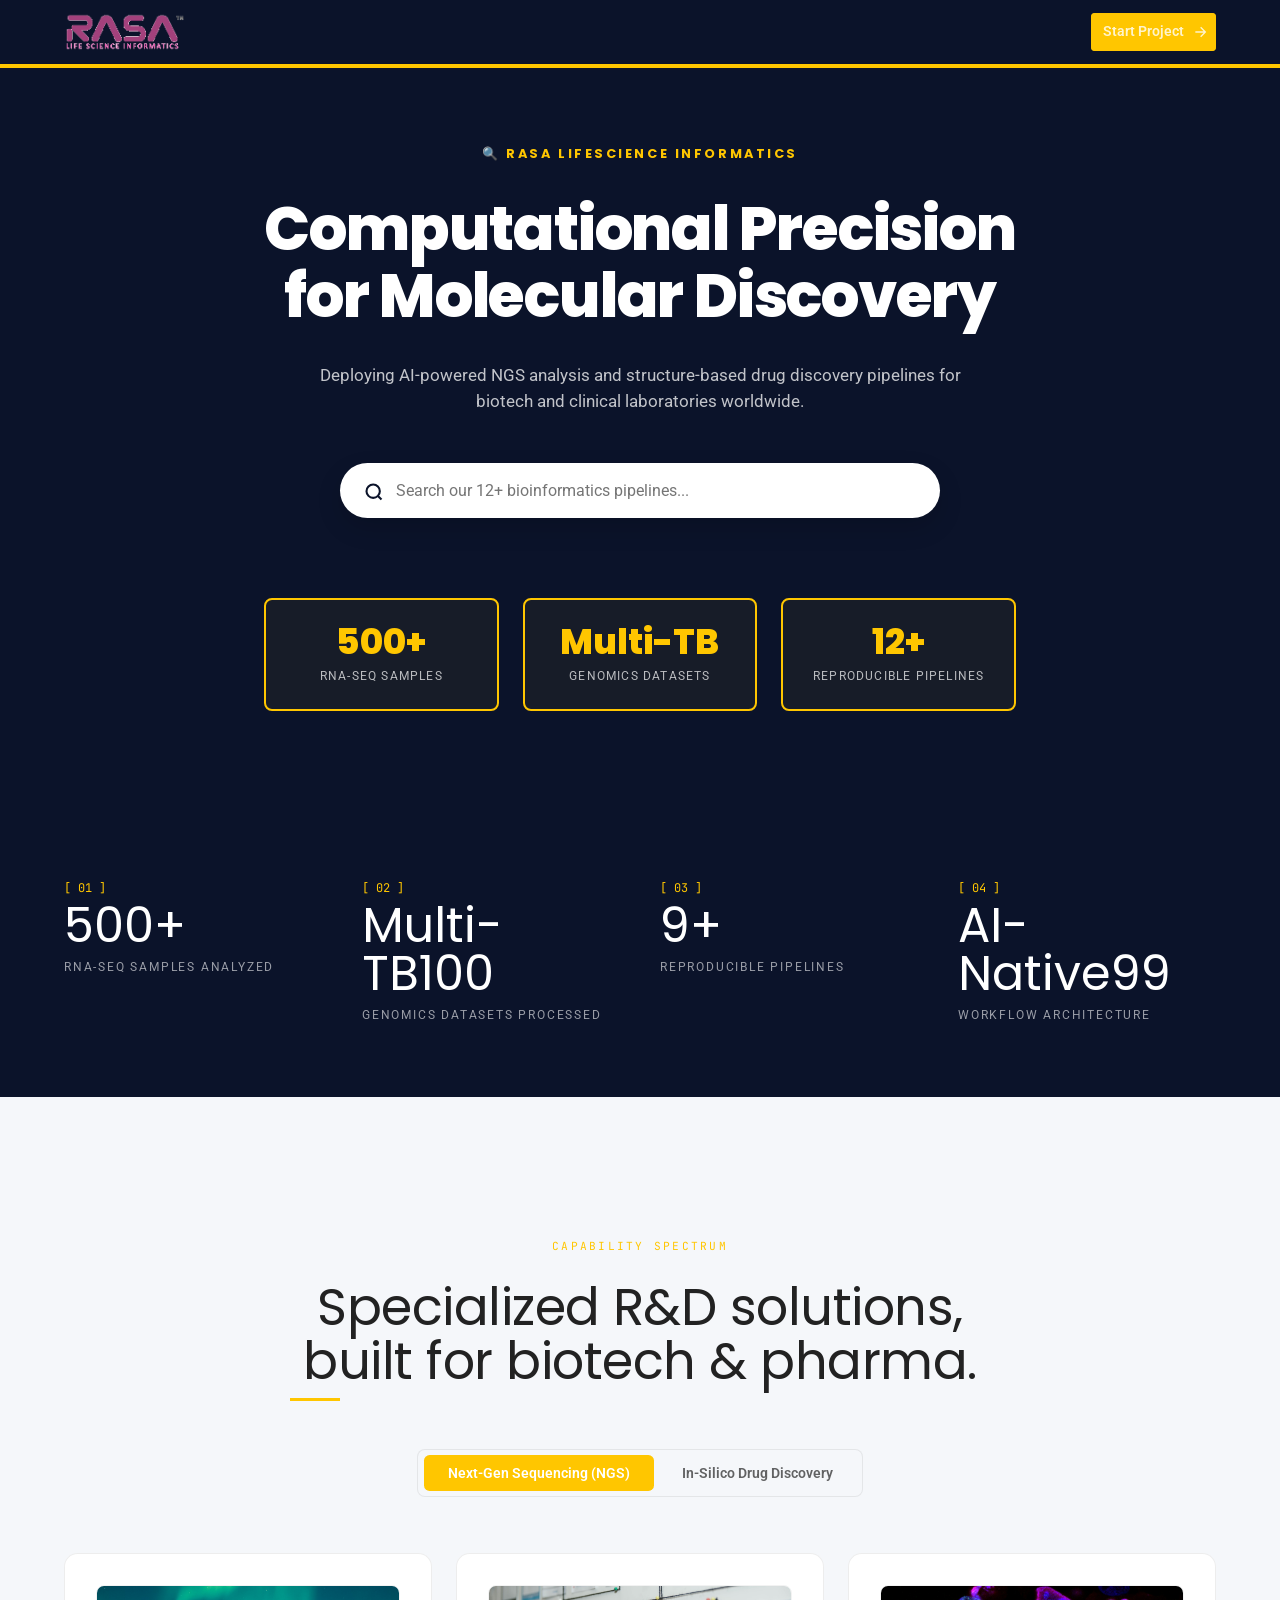
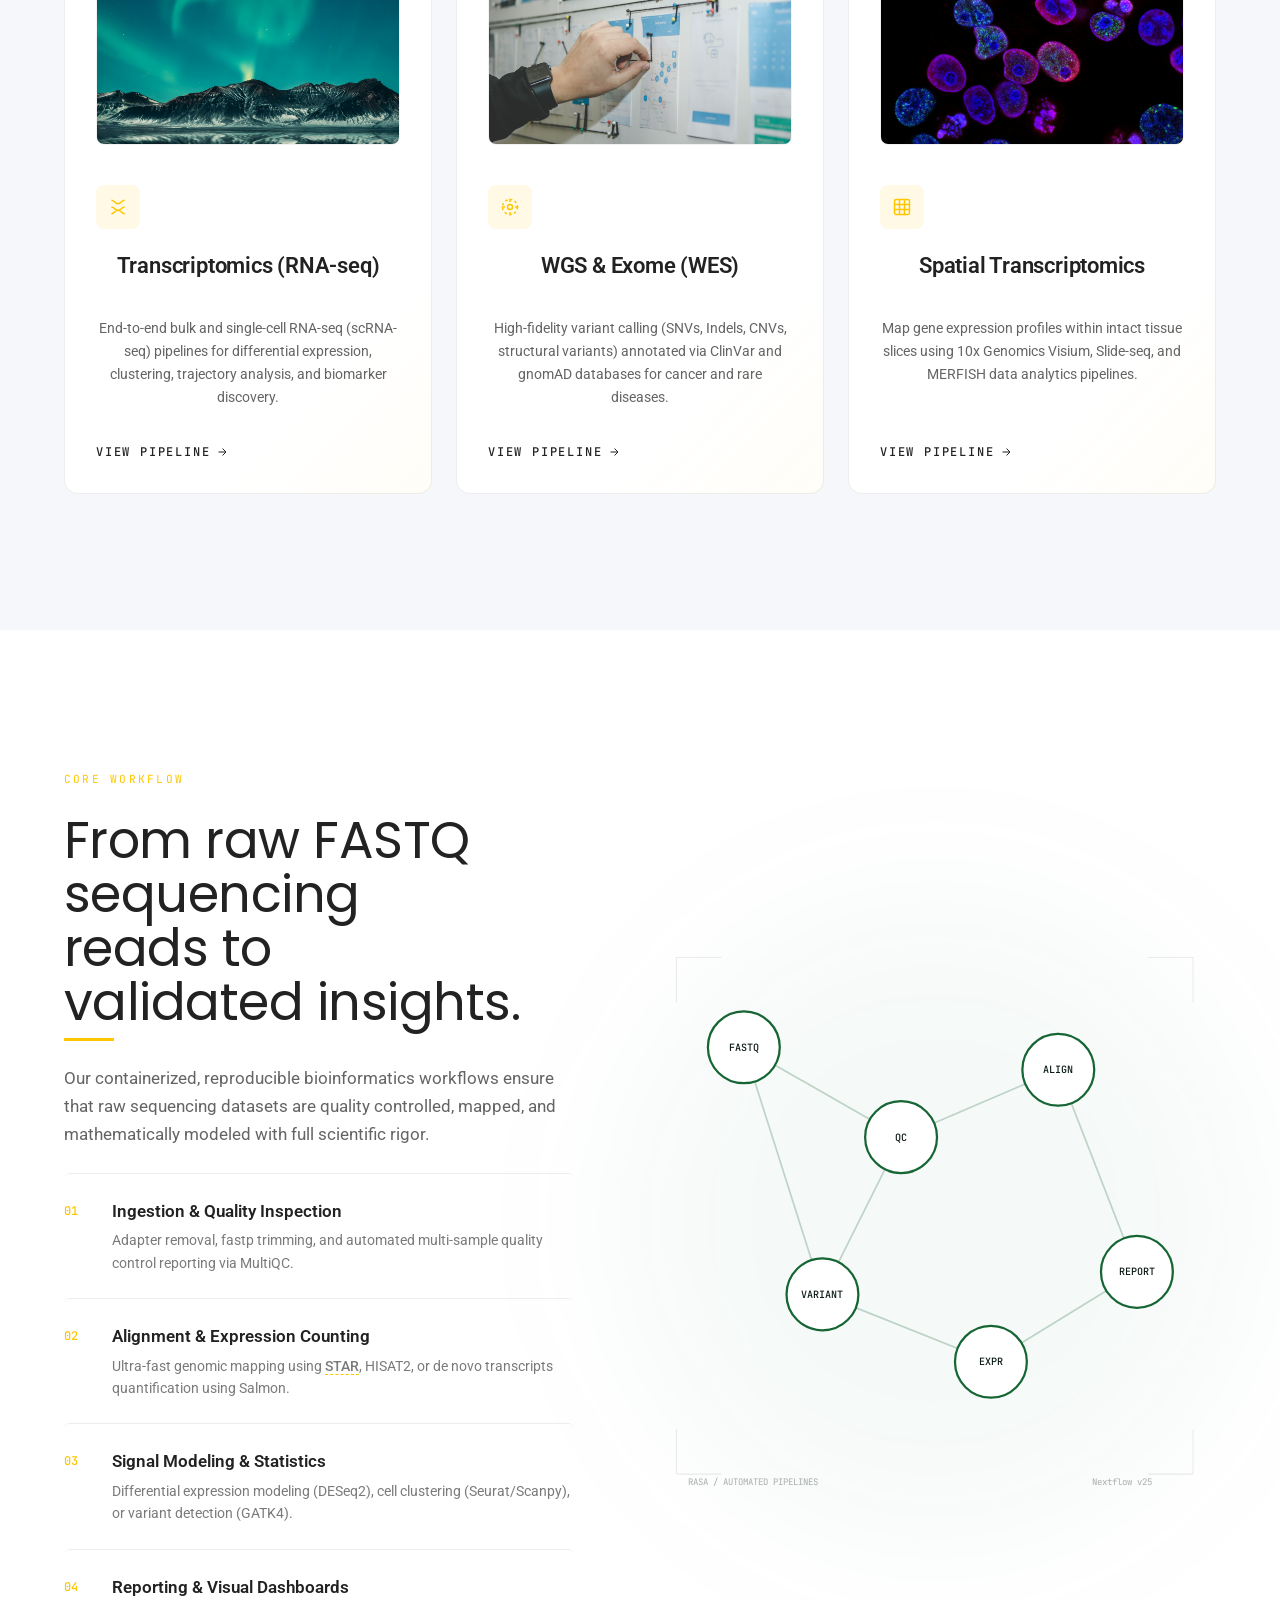
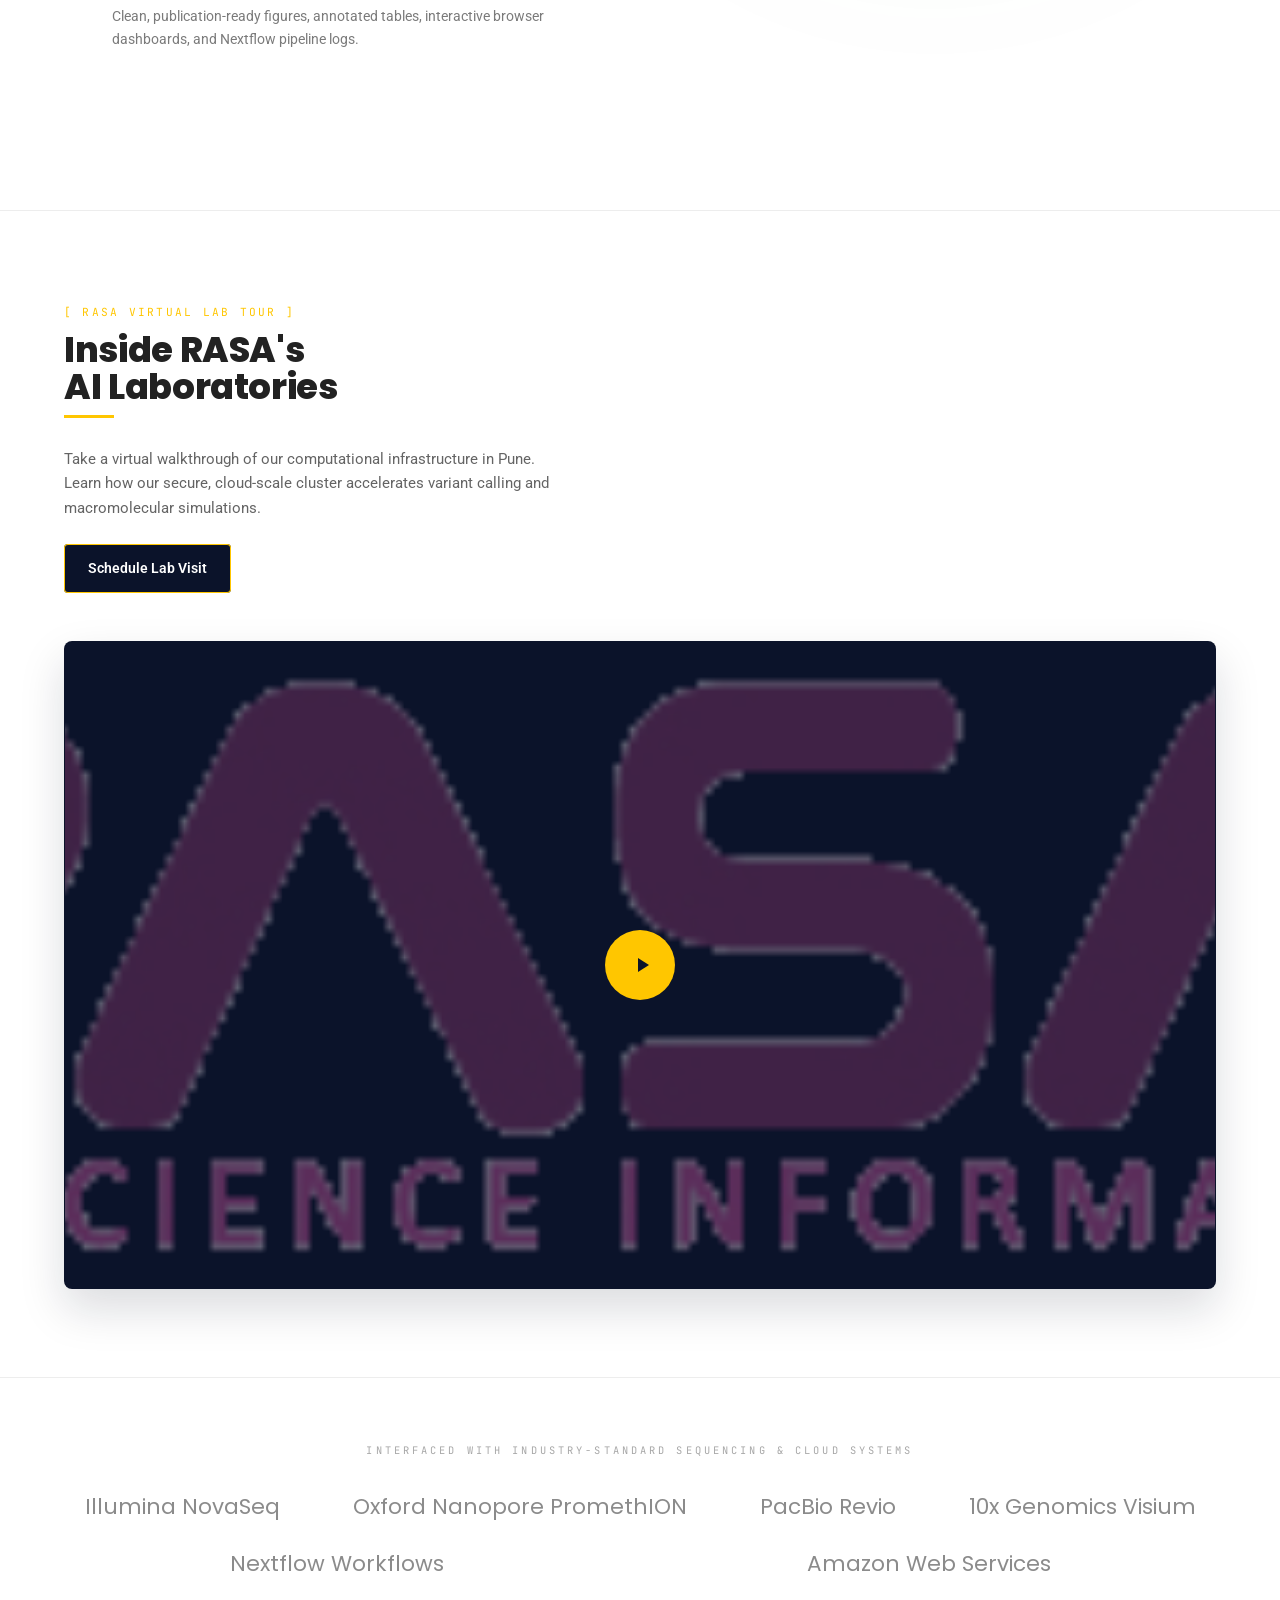
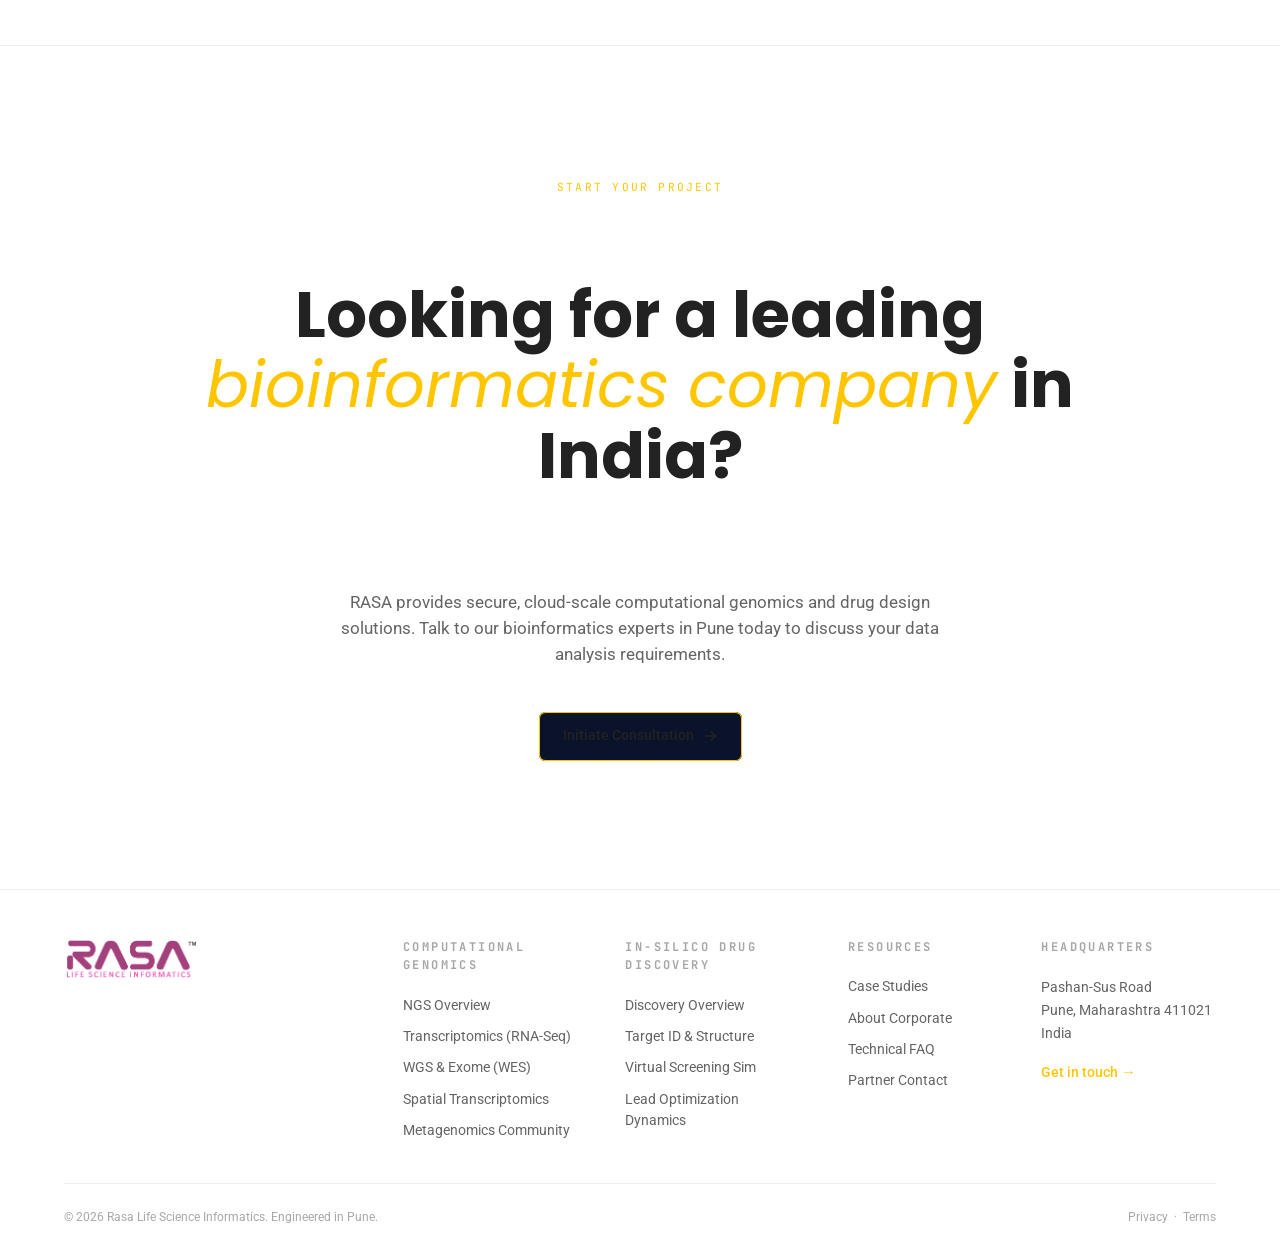
<file: index.html>
<!DOCTYPE html>
<html lang="en">
<head>
  <meta charset="UTF-8">
  <meta name="viewport" content="width=device-width, initial-scale=1.0">
  <title>RASA Life Science Informatics | Bioinformatics & NGS Services India</title>
  <meta name="description" content="RASA Life Science Informatics provides AI-powered NGS data analysis services, transcriptomics, epigenomics, and in-silico drug discovery pipelines in India.">
  <link rel="icon" type="image/svg+xml" href="favicon.svg">
  <link rel="preconnect" href="https://fonts.googleapis.com">
  <link rel="preconnect" href="https://fonts.gstatic.com" crossorigin>
  <link href="https://fonts.googleapis.com/css2?family=Instrument+Serif:ital@0;1&family=Inter:wght@300;400;500;600;700&family=JetBrains+Mono:wght@400;500&display=swap" rel="stylesheet">
  <link rel="stylesheet" href="theme.css">
</head>
<body class="rasa">
  
  <!--
================================================================
  RASA LSI — HOME PAGE
  WordPress Custom HTML block. Self-contained.
  Design system: "Academic Precision" — cream + ink + forest leaf
  Typography: Instrument Serif / Inter / JetBrains Mono
================================================================
-->







<!-- =============== HEADER =============== -->
<header class="rasa rasa-header">
  <div class="rasa-header__inner">
    <div class="rasa-header__group">
      <a href="index.html" class="rasa-brand"><img src="logo.png" alt="RASA LSI Logo" style="height: 38px; width: auto; display: block; object-fit: contain; margin: 0;"></a>
                              <nav class="rasa-nav" aria-label="Primary Nav">
        <div class="rasa-nav__item">
          <a href="services-ngs.html">NGS Analysis <span class="rasa-nav__arrow">▼</span></a>
          <div class="rasa-nav__dropdown">
            <a href="services-ngs.html">Overview</a>
            <a href="services-ngs-transcriptomics.html">Transcriptomics (RNA-Seq)</a>
            <a href="services-ngs-wgs-wes.html">WGS &amp; Exome (WES)</a>
            <a href="services-ngs-spatial.html">Spatial Transcriptomics</a>
            <a href="services-ngs-metagenomics.html">Metagenomics</a>
          </div>
        </div>
        <div class="rasa-nav__item">
          <a href="services-drug-discovery.html">Drug Discovery <span class="rasa-nav__arrow">▼</span></a>
          <div class="rasa-nav__dropdown">
            <a href="services-drug-discovery.html">Overview</a>
            <a href="services-dd-target-id.html">Target ID &amp; Structure</a>
            <a href="services-dd-virtual-screening.html">Virtual Screening</a>
            <a href="services-dd-lead-optimization.html">Lead Optimization</a>
          </div>
        </div>
        <div class="rasa-nav__item"><a href="case-studies.html">Case Studies</a></div>
        <div class="rasa-nav__item"><a href="about.html">About</a></div>
        <div class="rasa-nav__item"><a href="faq.html">FAQ</a></div>
      </nav>
    </div>
    <div class="rasa-header__actions" style="display: flex; align-items: center; gap: 1rem;">
      
      <a href="contact.html" class="rasa-cta-btn">
        Start Project
        <svg viewBox="0 0 24 24" fill="none" stroke="currentColor" stroke-width="2" aria-hidden="true"><path d="M5 12h14M13 5l7 7-7 7"/></svg>
      </a>
    </div>
  </div>
</header>

<!-- =============== MAIN =============== -->
<main class="rasa rasa-page">

  <!-- HERO -->
  
      <section class="rasa-hero" style="background: #0b132a !important; color: #ffffff !important; padding: 9rem 0 6rem !important; text-align: center !important; position: relative;">
        <div class="container" style="max-width: 800px; margin: 0 auto; display: flex; flex-direction: column; align-items: center; gap: 2rem;">
          <span class="rasa-eyebrow" style="color: #ffc600; font-family: 'Poppins', sans-serif; font-weight: 700; font-size: 0.8rem; letter-spacing: 0.2em; display: inline-flex; align-items: center; gap: 0.5rem;">🔍 RASA LIFESCIENCE INFORMATICS</span>
          <h1 class="rasa-h1" style="font-family: 'Poppins', sans-serif; font-weight: 800; font-size: clamp(2.2rem, 5vw, 3.8rem); line-height: 1.1; margin: 0; color: #ffffff;">
            Computational Precision for Molecular Discovery
          </h1>
          <p style="color: rgba(255,255,255,0.75); font-size: 1.05rem; line-height: 1.6; max-width: 650px; margin: 0;">
            Deploying AI-powered NGS analysis and structure-based drug discovery pipelines for biotech and clinical laboratories worldwide.
          </p>
          
          <!-- Central search bar -->
          <div style="width: 100%; max-width: 600px; position: relative; margin-top: 1rem;">
            <input type="text" placeholder="Search our 12+ bioinformatics pipelines..." style="width: 100%; padding: 1.1rem 1.5rem 1.1rem 3.5rem; border-radius: 9999px; border: none; font-family: inherit; font-size: 1rem; color: #0b132a; background: #ffffff; box-shadow: 0 10px 25px rgba(0,0,0,0.15);" disabled>
            <svg viewBox="0 0 24 24" fill="none" stroke="#0b132a" stroke-width="2.5" style="position: absolute; left: 1.5rem; top: 1.15rem; width: 20px; height: 20px;"><circle cx="11" cy="11" r="8"/><path d="m21 21-4.3-4.3"/></svg>
          </div>
          
          <!-- Yellow outline metrics boxes floating below -->
          <div style="display: grid; grid-template-columns: repeat(3, 1fr); gap: 1.5rem; width: 100%; margin-top: 3rem;">
            <div style="border: 2px solid #ffc600; padding: 1.5rem; border-radius: 0.5rem; background: rgba(255,198,0,0.05); text-align: center;">
              <div style="font-family: 'Poppins', sans-serif; font-size: 2.2rem; font-weight: 800; color: #ffc600; line-height: 1;">500+</div>
              <span style="font-size: 0.75rem; text-transform: uppercase; letter-spacing: 0.1em; color: rgba(255,255,255,0.7); display: block; margin-top: 0.5rem;">RNA-seq Samples</span>
            </div>
            <div style="border: 2px solid #ffc600; padding: 1.5rem; border-radius: 0.5rem; background: rgba(255,198,0,0.05); text-align: center;">
              <div style="font-family: 'Poppins', sans-serif; font-size: 2.2rem; font-weight: 800; color: #ffc600; line-height: 1;">Multi-TB</div>
              <span style="font-size: 0.75rem; text-transform: uppercase; letter-spacing: 0.1em; color: rgba(255,255,255,0.7); display: block; margin-top: 0.5rem;">Genomics Datasets</span>
            </div>
            <div style="border: 2px solid #ffc600; padding: 1.5rem; border-radius: 0.5rem; background: rgba(255,198,0,0.05); text-align: center;">
              <div style="font-family: 'Poppins', sans-serif; font-size: 2.2rem; font-weight: 800; color: #ffc600; line-height: 1;">12+</div>
              <span style="font-size: 0.75rem; text-transform: uppercase; letter-spacing: 0.1em; color: rgba(255,255,255,0.7); display: block; margin-top: 0.5rem;">Reproducible Pipelines</span>
            </div>
          </div>
        </div>
      </section>

  <!-- METRICS -->
  <section class="rasa-section--ink" style="padding: 4.5rem 0;">
    <div class="container">
      <div class="rasa-metrics">
        <div>
          <div class="rasa-metric__idx">[ 01 ]</div>
          <div class="rasa-metric__value" data-count="500" data-suffix="+">0+</div>
          <span class="rasa-metric__label">RNA-seq samples analyzed</span>
        </div>
        <div>
          <div class="rasa-metric__idx">[ 02 ]</div>
          <div class="rasa-metric__value" data-count="100" data-prefix="Multi-TB" data-suffix="">Multi-TB</div>
          <span class="rasa-metric__label">Genomics datasets processed</span>
        </div>
        <div>
          <div class="rasa-metric__idx">[ 03 ]</div>
          <div class="rasa-metric__value" data-count="12" data-suffix="+">0+</div>
          <span class="rasa-metric__label">Reproducible pipelines</span>
        </div>
        <div>
          <div class="rasa-metric__idx">[ 04 ]</div>
          <div class="rasa-metric__value" data-count="99" data-prefix="AI-Native" data-suffix="">AI-Native</div>
          <span class="rasa-metric__label">Workflow architecture</span>
        </div>
      </div>
    </div>
  </section>

  <!-- SPECIALIZED SERVICES (INTERACTIVE TABS) -->
  <section class="rasa-section rasa-section--lg rasa-section--muted">
    <div class="container" style="text-align: center;">
      <div class="rasa-reveal" style="max-width: 700px; margin: 0 auto 3rem;">
        <span class="rasa-eyebrow">Capability Spectrum</span>
        <h2 class="rasa-h2" style="margin-top:1.5rem;">Specialized R&amp;D solutions, built for biotech &amp; pharma.</h2>
      </div>

      <!-- Tab Switcher -->
      <div class="rasa-reveal" data-delay="1">
        <div class="rasa-tabs-nav" role="tablist">
          <button class="rasa-tab-btn is-active" id="tab-ngs" role="tab" aria-selected="true" aria-controls="panel-ngs">Next-Gen Sequencing (NGS)</button>
          <button class="rasa-tab-btn" id="tab-dd" role="tab" aria-selected="false" aria-controls="panel-dd">In-Silico Drug Discovery</button>
        </div>
      </div>

      <!-- NGS Content Panel -->
      <div class="rasa-tab-panel is-active" id="panel-ngs" role="tabpanel" aria-labelledby="tab-ngs">
         <div class="rasa-services-grid">
           <div class="rasa-card zoom-parent">
             <div class="rasa-card__img-wrap"><img src="images/dna_sequencing_flow.png" alt="Transcriptomics"></div>
             <div class="rasa-card__icon-wrap">
               <svg viewBox="0 0 24 24"><path d="M4 4c4 0 4 4 8 4s4-4 8-4M4 12c4 0 4 4 8 4s4-4 8-4M4 20c4 0 4-4 8-4s4 4 8 4"/></svg>
             </div>
             <h3 class="rasa-card__title">Transcriptomics (RNA-seq)</h3>
             <p class="rasa-card__body">End-to-end bulk and single-cell RNA-seq (scRNA-seq) pipelines for differential expression, clustering, trajectory analysis, and biomarker discovery.</p>
             <a href="services-ngs-transcriptomics.html" class="rasa-card__more">View Pipeline <svg viewBox="0 0 24 24" fill="none" stroke="currentColor" stroke-width="2" aria-hidden="true"><path d="M5 12h14M13 5l7 7-7 7"/></svg></a>
           </div>
 
           <div class="rasa-card zoom-parent">
             <div class="rasa-card__img-wrap"><img src="images/computational_biologist_cluster.png" alt="WGS &amp; Exome"></div>
             <div class="rasa-card__icon-wrap">
               <svg viewBox="0 0 24 24"><circle cx="12" cy="12" r="3"/><circle cx="12" cy="12" r="9" stroke-dasharray="3 3"/><path d="M12 2v4M12 18v4M2 12h4M18 12h4"/></svg>
             </div>
             <h3 class="rasa-card__title">WGS &amp; Exome (WES)</h3>
             <p class="rasa-card__body">High-fidelity variant calling (SNVs, Indels, CNVs, structural variants) annotated via ClinVar and gnomAD databases for cancer and rare diseases.</p>
             <a href="services-ngs-wgs-wes.html" class="rasa-card__more">View Pipeline <svg viewBox="0 0 24 24" fill="none" stroke="currentColor" stroke-width="2" aria-hidden="true"><path d="M5 12h14M13 5l7 7-7 7"/></svg></a>
           </div>
 
           <div class="rasa-card zoom-parent">
             <div class="rasa-card__img-wrap"><img src="images/spatial_cell_mapping.png" alt="Spatial Transcriptomics"></div>
             <div class="rasa-card__icon-wrap">
               <svg viewBox="0 0 24 24"><rect x="3" y="3" width="18" height="18" rx="2"/><path d="M9 3v18M15 3v18M3 9h18M3 15h18"/></svg>
             </div>
             <h3 class="rasa-card__title">Spatial Transcriptomics</h3>
             <p class="rasa-card__body">Map gene expression profiles within intact tissue slices using 10x Genomics Visium, Slide-seq, and MERFISH data analytics pipelines.</p>
             <a href="services-ngs-spatial.html" class="rasa-card__more">View Pipeline <svg viewBox="0 0 24 24" fill="none" stroke="currentColor" stroke-width="2" aria-hidden="true"><path d="M5 12h14M13 5l7 7-7 7"/></svg></a>
           </div>
         </div>
       </div>
 
       <!-- Drug Discovery Panel -->
       <div class="rasa-tab-panel" id="panel-dd" role="tabpanel" aria-labelledby="tab-dd">
         <div class="rasa-services-grid">
           <div class="rasa-card zoom-parent">
             <div class="rasa-card__img-wrap"><img src="images/molecular_docking_3d.png" alt="Target ID &amp; Structure"></div>
             <div class="rasa-card__icon-wrap">
               <svg viewBox="0 0 24 24"><path d="M6 2v6a6 6 0 0 0 12 0V2M6 22v-6a6 6 0 0 1 12 0v6M6 2h12M6 22h12"/></svg>
             </div>
             <h3 class="rasa-card__title">Target ID &amp; Structure</h3>
             <p class="rasa-card__body">Integrative mining of transcriptomic &amp; clinical data paired with high-accuracy 3D structural prediction utilizing AlphaFold2 models.</p>
             <a href="services-dd-target-id.html" class="rasa-card__more">Explore Target ID <svg viewBox="0 0 24 24" fill="none" stroke="currentColor" stroke-width="2" aria-hidden="true"><path d="M5 12h14M13 5l7 7-7 7"/></svg></a>
           </div>
 
           <div class="rasa-card zoom-parent">
             <div class="rasa-card__img-wrap"><img src="images/lab_collaboration_science.png" alt="Virtual Screening"></div>
             <div class="rasa-card__icon-wrap">
               <svg viewBox="0 0 24 24"><circle cx="6" cy="6" r="3"/><circle cx="6" cy="18" r="3"/><circle cx="18" cy="12" r="3"/><path d="M9 6c6 0 6 6 6 6M9 18c6 0 6-6 6-6"/></svg>
             </div>
             <h3 class="rasa-card__title">Virtual Screening</h3>
             <p class="rasa-card__body">High-throughput structure-based virtual screening and shape-based pharmacophore docking of commercial compound databases.</p>
             <a href="services-dd-virtual-screening.html" class="rasa-card__more">Explore Screening <svg viewBox="0 0 24 24" fill="none" stroke="currentColor" stroke-width="2" aria-hidden="true"><path d="M5 12h14M13 5l7 7-7 7"/></svg></a>
           </div>
 
           <div class="rasa-card zoom-parent">
             <div class="rasa-card__img-wrap"><img src="images/computational_biologist_cluster.png" alt="Lead Optimization"></div>
             <div class="rasa-card__icon-wrap">
               <svg viewBox="0 0 24 24"><path d="M12 2 4 5v7c0 5 3.5 8.5 8 10 4.5-1.5 8-5 8-10V5l-8-3z"/><path d="m9 12 2 2 4-4"/></svg>
             </div>
             <h3 class="rasa-card__title">Lead Optimization</h3>
             <p class="rasa-card__body">Refine hit binding affinities with GROMACS molecular dynamics, ML QSAR modeling, SwissADME profiling, and toxicity filters.</p>
             <a href="services-dd-lead-optimization.html" class="rasa-card__more">Explore Optimization <svg viewBox="0 0 24 24" fill="none" stroke="currentColor" stroke-width="2" aria-hidden="true"><path d="M5 12h14M13 5l7 7-7 7"/></svg></a>
           </div>
         </div>
       </div>
    </div>
  </section>

  <!-- PIPELINE -->
  <section class="rasa-section rasa-section--lg">
    <div class="container rasa-pipe-grid">
      <div class="rasa-reveal">
        <span class="rasa-eyebrow">Core Workflow</span>
        <h2 class="rasa-h2" style="margin: 1.5rem 0;">From raw FASTQ sequencing reads to validated insights.</h2>
        <p class="rasa-lede">
          Our containerized, reproducible bioinformatics workflows ensure that raw sequencing datasets 
          are quality controlled, mapped, and mathematically modeled with full scientific rigor.
        </p>
        <div class="rasa-pipe-list">
          <div class="rasa-pipe-row">
            <span class="rasa-pipe-row__num">01</span>
            <div>
              <div class="rasa-pipe-row__title">Ingestion &amp; Quality Inspection</div>
              <div class="rasa-pipe-row__body">Adapter removal, fastp trimming, and automated multi-sample quality control reporting via MultiQC.</div>
            </div>
          </div>
          <div class="rasa-pipe-row">
            <span class="rasa-pipe-row__num">02</span>
            <div>
              <div class="rasa-pipe-row__title">Alignment &amp; Expression Counting</div>
              <div class="rasa-pipe-row__body">Ultra-fast genomic mapping using 
                <span class="rasa-tooltip-target">STAR<span class="rasa-tooltip">Spliced Transcripts Alignment to a Reference - high speed RNA-seq aligner.</span></span>, 
                HISAT2, or de novo transcripts quantification using Salmon.
              </div>
            </div>
          </div>
          <div class="rasa-pipe-row">
            <span class="rasa-pipe-row__num">03</span>
            <div>
              <div class="rasa-pipe-row__title">Signal Modeling &amp; Statistics</div>
              <div class="rasa-pipe-row__body">Differential expression modeling (DESeq2), cell clustering (Seurat/Scanpy), or variant detection (GATK4).</div>
            </div>
          </div>
          <div class="rasa-pipe-row">
            <span class="rasa-pipe-row__num">04</span>
            <div>
              <div class="rasa-pipe-row__title">Reporting &amp; Visual Dashboards</div>
              <div class="rasa-pipe-row__body">Clean, publication-ready figures, annotated tables, interactive browser dashboards, and Nextflow pipeline logs.</div>
            </div>
          </div>
        </div>
      </div>

      <!-- Dynamic SVG Schematic -->
      <div class="rasa-reveal" data-delay="2" style="position: relative;">
        <div style="position: absolute; inset: -2rem; background: rgba(22,101,52,0.04); filter: blur(80px); border-radius: 50%; z-index: 0;"></div>
        <svg viewBox="0 0 500 500" style="width: 100%; position: relative; z-index: 1;" aria-hidden="true" role="img">
          <defs>
            <linearGradient id="rasa-pipe-grad" x1="0" y1="0" x2="1" y2="1">
              <stop offset="0%" stop-color="#166534" stop-opacity="0.3"/>
              <stop offset="100%" stop-color="#166534" stop-opacity="0.05"/>
            </linearGradient>
          </defs>
          <!-- Grid connections -->
          <g stroke="rgba(22,101,52,0.25)" stroke-width="1.5" fill="none">
            <path d="M80,100 Q150,140 220,180"/>
            <path d="M220,180 Q290,150 360,120"/>
            <path d="M220,180 Q185,250 150,320"/>
            <path d="M360,120 Q395,210 430,300"/>
            <path d="M150,320 Q225,350 300,380"/>
            <path d="M300,380 Q365,340 430,300"/>
            <path d="M80,100 Q115,210 150,320"/>
          </g>
          <!-- Nodes -->
          <g fill="var(--cream)">
            <circle cx="80" cy="100" r="32" stroke="#166534" stroke-width="2"/>
            <circle cx="220" cy="180" r="32" stroke="#166534" stroke-width="2"/>
            <circle cx="360" cy="120" r="32" stroke="#166534" stroke-width="2"/>
            <circle cx="150" cy="320" r="32" stroke="#166534" stroke-width="2"/>
            <circle cx="300" cy="380" r="32" stroke="#166534" stroke-width="2"/>
            <circle cx="430" cy="300" r="32" stroke="#166534" stroke-width="2"/>
          </g>
          <!-- Node Texts -->
          <g font-family="JetBrains Mono, monospace" font-size="9" fill="#0c1a16" text-anchor="middle" font-weight="500">
            <text x="80" y="103">FASTQ</text>
            <text x="220" y="183">QC</text>
            <text x="360" y="123">ALIGN</text>
            <text x="150" y="323">VARIANT</text>
            <text x="300" y="383">EXPR</text>
            <text x="430" y="303">REPORT</text>
          </g>
          <!-- Ticks -->
          <g stroke="rgba(12,26,22,0.08)" stroke-width="1">
            <line x1="20" y1="20" x2="60" y2="20"/><line x1="20" y1="20" x2="20" y2="60"/>
            <line x1="480" y1="20" x2="440" y2="20"/><line x1="480" y1="20" x2="480" y2="60"/>
            <line x1="20" y1="480" x2="60" y2="480"/><line x1="20" y1="480" x2="20" y2="440"/>
            <line x1="480" y1="480" x2="440" y2="480"/><line x1="480" y1="480" x2="480" y2="440"/>
          </g>
          <g font-family="JetBrains Mono, monospace" font-size="8" fill="#0c1a16" opacity="0.35">
            <text x="30" y="490">RASA / AUTOMATED PIPELINES</text>
            <text x="390" y="490">Nextflow v25</text>
          </g>
        </svg>
      </div>
    </div>
  </section>

  <!-- PLATFORMS -->
  
      <!-- INSIDE RASA'S AI LABORATORIES VIDEO PROMOTIONAL BLOCK -->
      <section class="rasa-section" style="background: #ffffff; border-top: 1px solid var(--border); padding: 5.5rem 0;">
        <div class="container" style="display: grid; grid-template-columns: 1fr; gap: 3rem; align-items: center;" class="rasa-split-video">
          <!-- Copy (Left) -->
          <div style="max-width: 500px; text-align:left;">
            <span class="rasa-eyebrow" style="color: #ffc600;">[ RASA Virtual Lab Tour ]</span>
            <h2 class="rasa-h2" style="font-family: 'Poppins', sans-serif; font-size: 2.2rem; margin-top: 0.5rem; font-weight: 800;">Inside RASA's AI Laboratories</h2>
            <p style="color: var(--foreground-70); font-size: 0.95rem; line-height: 1.6; margin-top: 1rem;">
              Take a virtual walkthrough of our computational infrastructure in Pune. Learn how our secure, cloud-scale cluster accelerates variant calling and macromolecular simulations.
            </p>
            <div style="margin-top: 1.5rem;">
              <a href="contact.html" class="rasa-btn rasa-btn--primary" style="background: #0b132a; color: #ffffff; font-weight: 600; border-radius: 0.25rem;">Schedule Lab Visit</a>
            </div>
          </div>
          
          <!-- Video Placeholder (Right) -->
          <div style="position: relative; width: 100%; aspect-ratio: 16/9; background: #0b132a; border-radius: 0.5rem; overflow: hidden; box-shadow: 0 20px 45px rgba(11, 19, 42, 0.15); display: flex; align-items: center; justify-content: center; border: 1px solid rgba(11, 19, 42, 0.1);">
            <img src="logo.png" alt="Lab Tour Video Thumbnail" style="width: 100%; height: 100%; object-fit: cover; opacity: 0.35;">
            <!-- Pulsing Play Button -->
            <button style="position: absolute; width: 70px; height: 70px; border-radius: 50%; background: #ffc600; border: none; display: flex; align-items: center; justify-content: center; box-shadow: 0 0 0 0 rgba(255, 198, 0, 0.6); animation: playPulse 2s infinite; cursor: pointer;">
              <svg viewBox="0 0 24 24" fill="#0b132a" style="width: 24px; height: 24px; margin-left: 4px;"><path d="M8 5v14l11-7z"/></svg>
            </button>
          </div>
        </div>
        <link rel="stylesheet" href="theme.css">
      </section>
<section class="rasa-platforms">
    <div class="container">
      <p class="rasa-platforms__label">Interfaced with industry-standard sequencing &amp; cloud systems</p>
      <div class="rasa-platforms__row">
        <span class="rasa-platforms__item">Illumina NovaSeq</span>
        <span class="rasa-platforms__item">Oxford Nanopore PromethION</span>
        <span class="rasa-platforms__item">PacBio Revio</span>
        <span class="rasa-platforms__item">10x Genomics Visium</span>
        <span class="rasa-platforms__item">Nextflow Workflows</span>
        <span class="rasa-platforms__item">Amazon Web Services</span>
      </div>
    </div>
  </section>

  <!-- CTA -->
  <section class="rasa-cta">
    <div class="container rasa-cta__inner">
      <div class="rasa-reveal">
        <span class="rasa-eyebrow">Start Your Project</span>
      </div>
      <h2 class="rasa-cta__heading rasa-reveal" data-delay="1">Looking for a leading <span class="serif italic leaf">bioinformatics company</span> in India?</h2>
      <p class="rasa-cta__body rasa-reveal" data-delay="2">
        RASA provides secure, cloud-scale computational genomics and drug design solutions. Talk to our bioinformatics experts in Pune today to discuss your data analysis requirements.
      </p>
      <div class="rasa-reveal" data-delay="3">
        <a href="contact.html" class="rasa-btn rasa-btn--primary">
          Initiate Consultation
          <svg viewBox="0 0 24 24" fill="none" stroke="currentColor" stroke-width="2" aria-hidden="true"><path d="M5 12h14M13 5l7 7-7 7"/></svg>
        </a>
      </div>
    </div>
  </section>

</main>

<!-- =============== FOOTER =============== -->
<footer class="rasa rasa-footer">
  <div class="container">
    <div class="rasa-footer__grid">
      <div>
        <div class="rasa-footer__brand"><img src="logo.png" alt="RASA LSI Logo" style="height: 42px; width: auto; display: block; object-fit: contain;"></div>
      </div>
      <div>
        <h4>Computational Genomics</h4>
        <a href="services-ngs.html">NGS Overview</a>
        <a href="services-ngs-transcriptomics.html">Transcriptomics (RNA-Seq)</a>
        <a href="services-ngs-wgs-wes.html">WGS &amp; Exome (WES)</a>
        <a href="services-ngs-spatial.html">Spatial Transcriptomics</a>
        <a href="services-ngs-metagenomics.html">Metagenomics Community</a>
      </div>
      <div>
        <h4>In-Silico Drug Discovery</h4>
        <a href="services-drug-discovery.html">Discovery Overview</a>
        <a href="services-dd-target-id.html">Target ID &amp; Structure</a>
        <a href="services-dd-virtual-screening.html">Virtual Screening Sim</a>
        <a href="services-dd-lead-optimization.html">Lead Optimization Dynamics</a>
      </div>
      <div>
        <h4>Resources</h4>
        <a href="case-studies.html">Case Studies</a>
        <a href="about.html">About Corporate</a>
        <a href="faq.html">Technical FAQ</a>
        <a href="contact.html">Partner Contact</a>
      </div>
      <div>
        <h4>Headquarters</h4>
        <p style="font-size: 0.875rem; color: var(--foreground-70); line-height: 1.65; margin: 0 0 1rem;">
          Pashan-Sus Road<br>
          Pune, Maharashtra 411021<br>
          India
        </p>
        <a href="contact.html" style="font-weight: 500; color: var(--leaf);">Get in touch →</a>
      </div>
    </div>
    <div class="rasa-footer__bottom">
      <span>© <span id="rasa-year">2026</span> Rasa Life Science Informatics. Engineered in Pune.</span>
      <span><a href="/privacy">Privacy</a> &nbsp;·&nbsp; <a href="/terms">Terms</a></span>
    </div>
  </div>
</footer>
  <script>

(function () {
  var y = document.getElementById('rasa-year');
  if (y) y.textContent = new Date().getFullYear();

    // Active navigation link detection
  try {
    var path = window.location.pathname;
    var page = path.split('/').pop();
    if (!page || page === '') page = 'index.html';
    document.querySelectorAll('.rasa-nav a').forEach(function (a) {
      a.classList.remove('is-active');
      var href = a.getAttribute('href').split('#')[0].split('/').pop();
      if (href === page) a.classList.add('is-active');
    });
  } catch (e) {}

  // Reveal animations on scroll
  var reveals = document.querySelectorAll('.rasa-reveal');
  var ioReveal = new IntersectionObserver(function (entries) {
    entries.forEach(function (e) {
      if (e.isIntersecting) {
        e.target.classList.add('is-visible');
        ioReveal.unobserve(e.target);
      }
    });
  }, { threshold: 0.1 });
  reveals.forEach(function (el) { ioReveal.observe(el); });

  // Metrics counter animations
  var metrics = document.querySelectorAll('.rasa-metric__value');
  var ioMetrics = new IntersectionObserver(function (entries) {
    entries.forEach(function (e) {
      if (e.isIntersecting) {
        var el = e.target;
        var targetVal = parseInt(el.getAttribute('data-count'), 10);
        var prefix = el.getAttribute('data-prefix') || '';
        var suffix = el.getAttribute('data-suffix') || '';
        if (!isNaN(targetVal)) {
          var current = 0;
          var duration = 1500; // ms
          var stepTime = Math.max(Math.floor(duration / targetVal), 15);
          var timer = setInterval(function () {
            current += Math.ceil(targetVal / 60);
            if (current >= targetVal) {
              current = targetVal;
              clearInterval(timer);
            }
            el.textContent = prefix + current + suffix;
          }, stepTime);
        } else {
          el.textContent = prefix || el.textContent;
        }
        ioMetrics.unobserve(el);
      }
    });
  }, { threshold: 0.1 });
  metrics.forEach(function (el) { ioMetrics.observe(el); });

  // Interactive Tabs
  var tabButtons = document.querySelectorAll('.rasa-tab-btn');
  var tabPanels = document.querySelectorAll('.rasa-tab-panel');
  tabButtons.forEach(function (btn) {
    btn.addEventListener('click', function () {
      tabButtons.forEach(function (b) {
        b.classList.remove('is-active');
        b.setAttribute('aria-selected', 'false');
      });
      tabPanels.forEach(function (p) { p.classList.remove('is-active'); });

      btn.classList.add('is-active');
      btn.setAttribute('aria-selected', 'true');
      var controls = btn.getAttribute('aria-controls');
      var targetPanel = document.getElementById(controls);
      if (targetPanel) targetPanel.classList.add('is-active');
    });
  });

  // Dynamic Interactive SVG Network Diagram Simulation
  (function () {
    var svg = document.getElementById('rasa-hero-network');
    if (!svg) return;
    
    var width = 400;
    var height = 400;
    var numNodes = 15;
    var nodes = [];
    var links = [];
    var mouse = { x: width / 2, y: height / 2, active: false };

    // Initialize random nodes
    for (var i = 0; i < numNodes; i++) {
      nodes.push({
        x: Math.random() * (width - 100) + 50,
        y: Math.random() * (height - 100) + 50,
        vx: (Math.random() - 0.5) * 0.8,
        vy: (Math.random() - 0.5) * 0.8,
        radius: Math.random() * 4 + 3,
        element: null
      });
    }

    // Generate random connection linkages
    for (var i = 0; i < nodes.length; i++) {
      for (var j = i + 1; j < nodes.length; j++) {
        if (Math.random() < 0.28) {
          links.push({ source: i, target: j, element: null });
        }
      }
    }

    // Create SVG elements
    var linkGroup = document.createElementNS("http://www.w3.org/2000/svg", "g");
    linkGroup.setAttribute("stroke", "rgba(11, 19, 42, 0.12)");
    linkGroup.setAttribute("stroke-width", "1.5");
    svg.appendChild(linkGroup);

    var nodeGroup = document.createElementNS("http://www.w3.org/2000/svg", "g");
    svg.appendChild(nodeGroup);

    links.forEach(function (l) {
      var line = document.createElementNS("http://www.w3.org/2000/svg", "line");
      linkGroup.appendChild(line);
      l.element = line;
    });

    nodes.forEach(function (n) {
      var circle = document.createElementNS("http://www.w3.org/2000/svg", "circle");
      circle.setAttribute("r", n.radius);
      circle.setAttribute("fill", "#0b132a");
      circle.setAttribute("stroke", "#f8f9fa");
      circle.setAttribute("stroke-width", "1.5");
      nodeGroup.appendChild(circle);
      n.element = circle;
    });

    // Tracking mouse movements
    svg.addEventListener('mousemove', function (e) {
      var rect = svg.getBoundingClientRect();
      mouse.x = (e.clientX - rect.left) * (width / rect.width);
      mouse.y = (e.clientY - rect.top) * (height / rect.height);
      mouse.active = true;
    });

    svg.addEventListener('mouseleave', function () {
      mouse.active = false;
    });

    // Physics Engine Loop
    function updatePhysics() {
      nodes.forEach(function (n) {
        // Friction / Inertia
        n.x += n.vx;
        n.y += n.vy;

        // Boundary bounce check
        if (n.x < 15 || n.x > width - 15) { n.vx *= -1; n.x = Math.max(15, Math.min(width - 15, n.x)); }
        if (n.y < 15 || n.y > height - 15) { n.vy *= -1; n.y = Math.max(15, Math.min(height - 15, n.y)); }

        // Interaction with mouse pointer (attraction/spring gravity)
        if (mouse.active) {
          var dx = mouse.x - n.x;
          var dy = mouse.y - n.y;
          var dist = Math.sqrt(dx * dx + dy * dy);
          if (dist < 120) {
            var force = (120 - dist) / 1500;
            n.vx += dx * force;
            n.vy += dy * force;
          }
        }

        // Limit velocity
        var speed = Math.sqrt(n.vx * n.vx + n.vy * n.vy);
        var maxSpeed = 1.8;
        if (speed > maxSpeed) {
          n.vx = (n.vx / speed) * maxSpeed;
          n.vy = (n.vy / speed) * maxSpeed;
        }

        // Apply visual attributes
        n.element.setAttribute("cx", n.x.toFixed(1));
        n.element.setAttribute("cy", n.y.toFixed(1));
      });

      links.forEach(function (l) {
        var s = nodes[l.source];
        var t = nodes[l.target];
        l.element.setAttribute("x1", s.x.toFixed(1));
        l.element.setAttribute("y1", s.y.toFixed(1));
        l.element.setAttribute("x2", t.x.toFixed(1));
        l.element.setAttribute("y2", t.y.toFixed(1));
      });

      requestAnimationFrame(updatePhysics);
    }
    
    updatePhysics();
  })();

})();

  
</script>
</body>
</html>
</file>
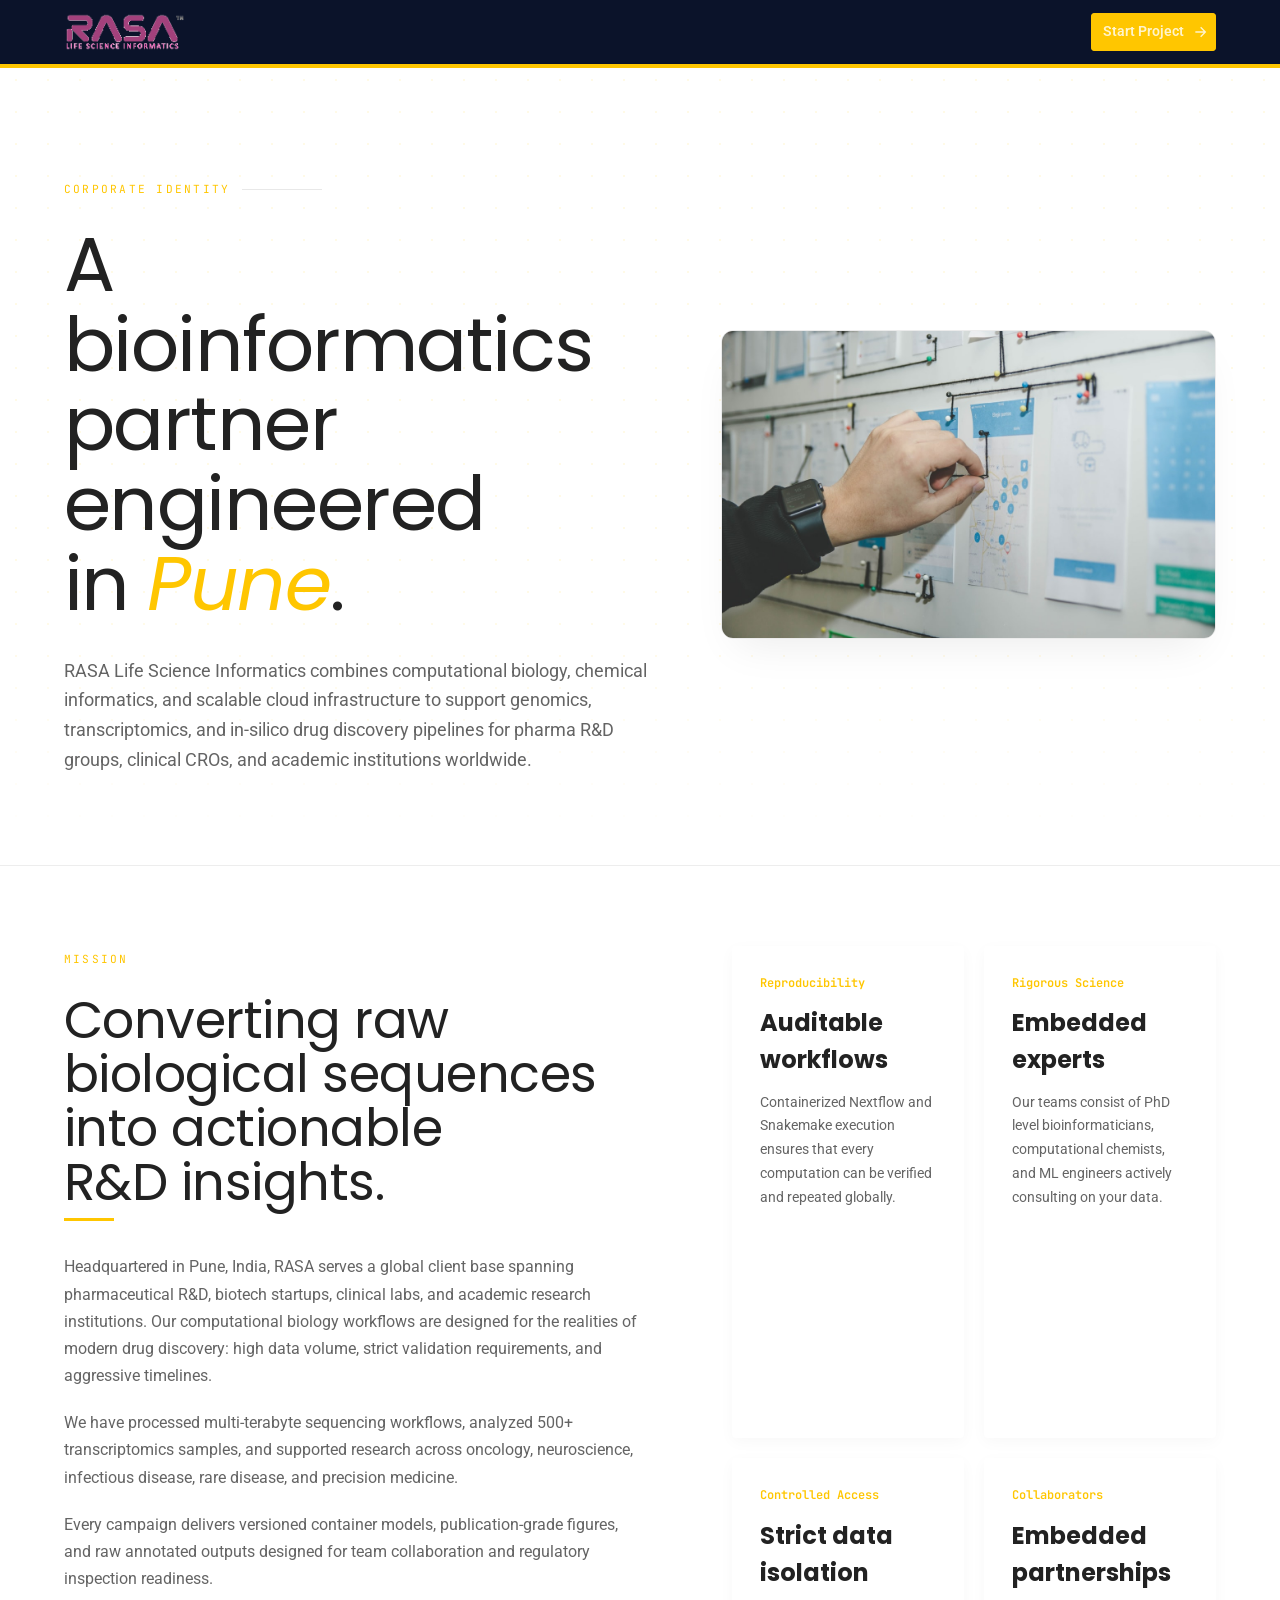
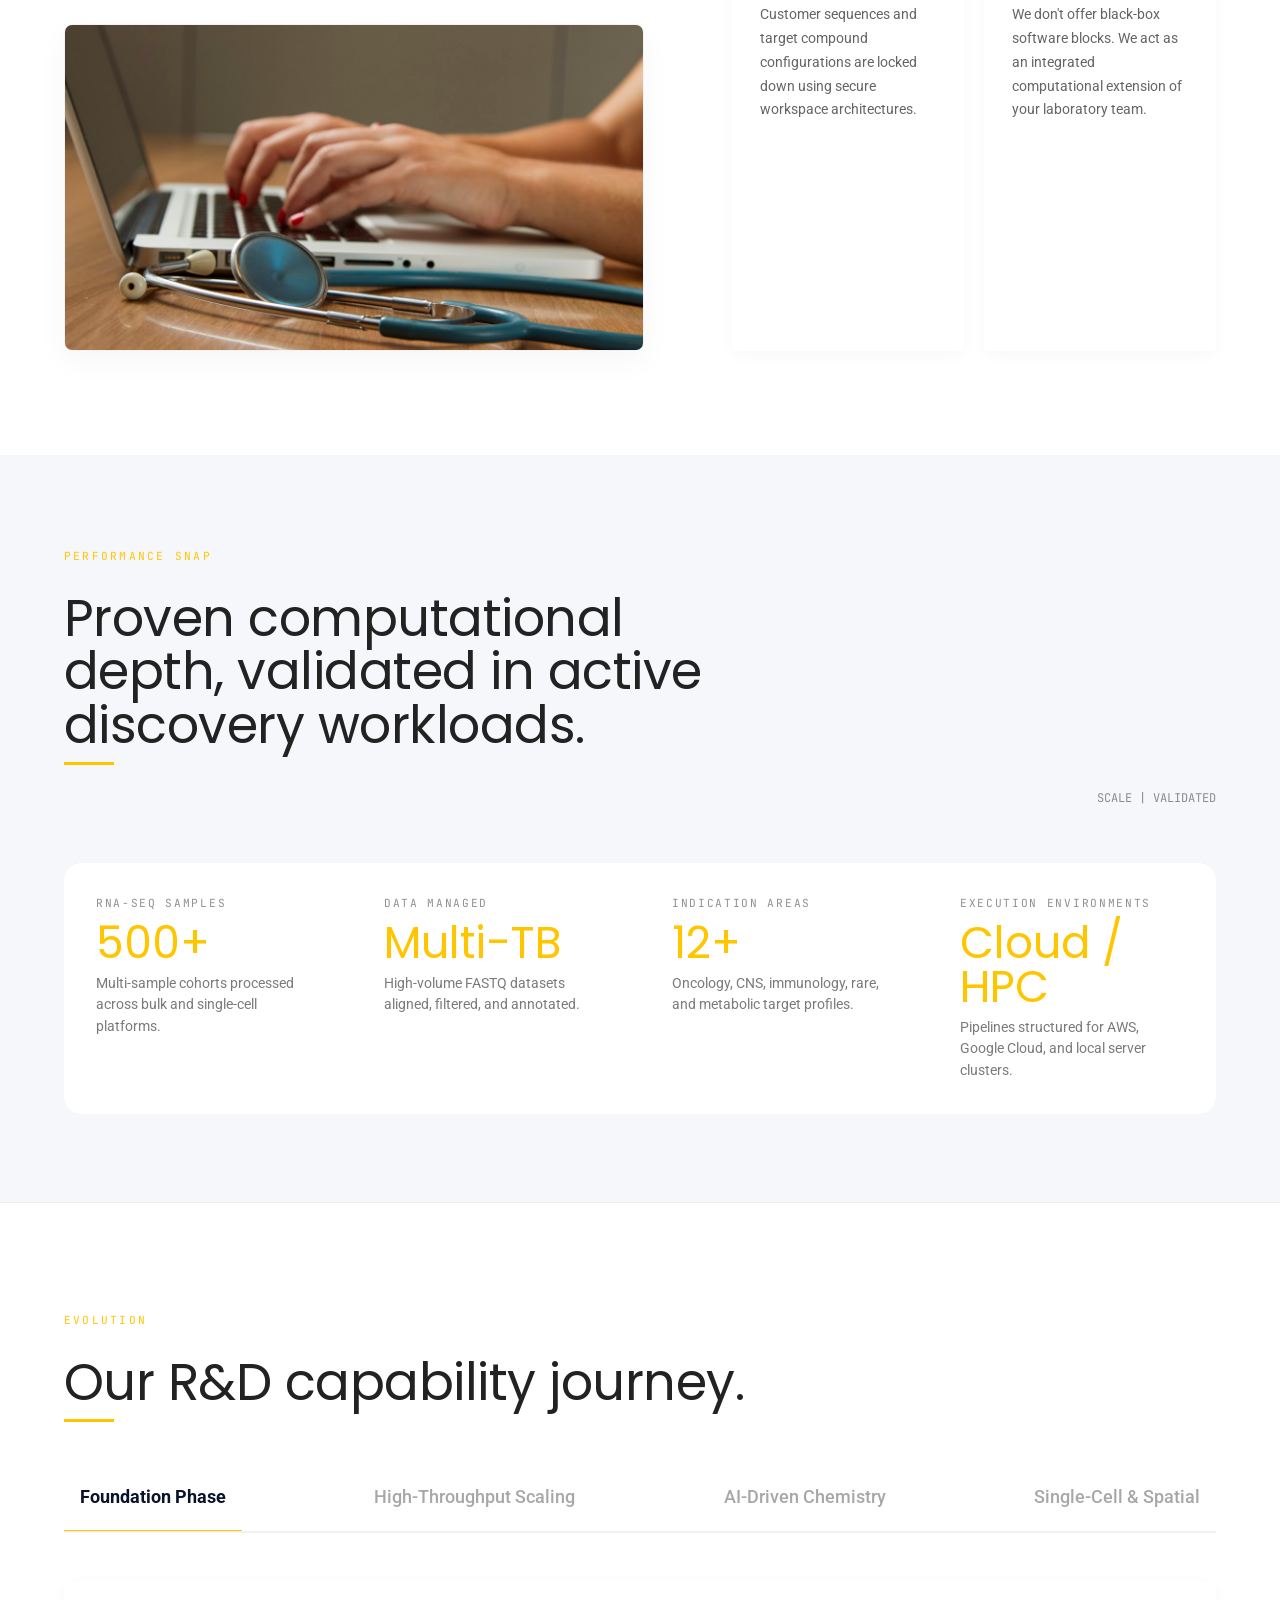
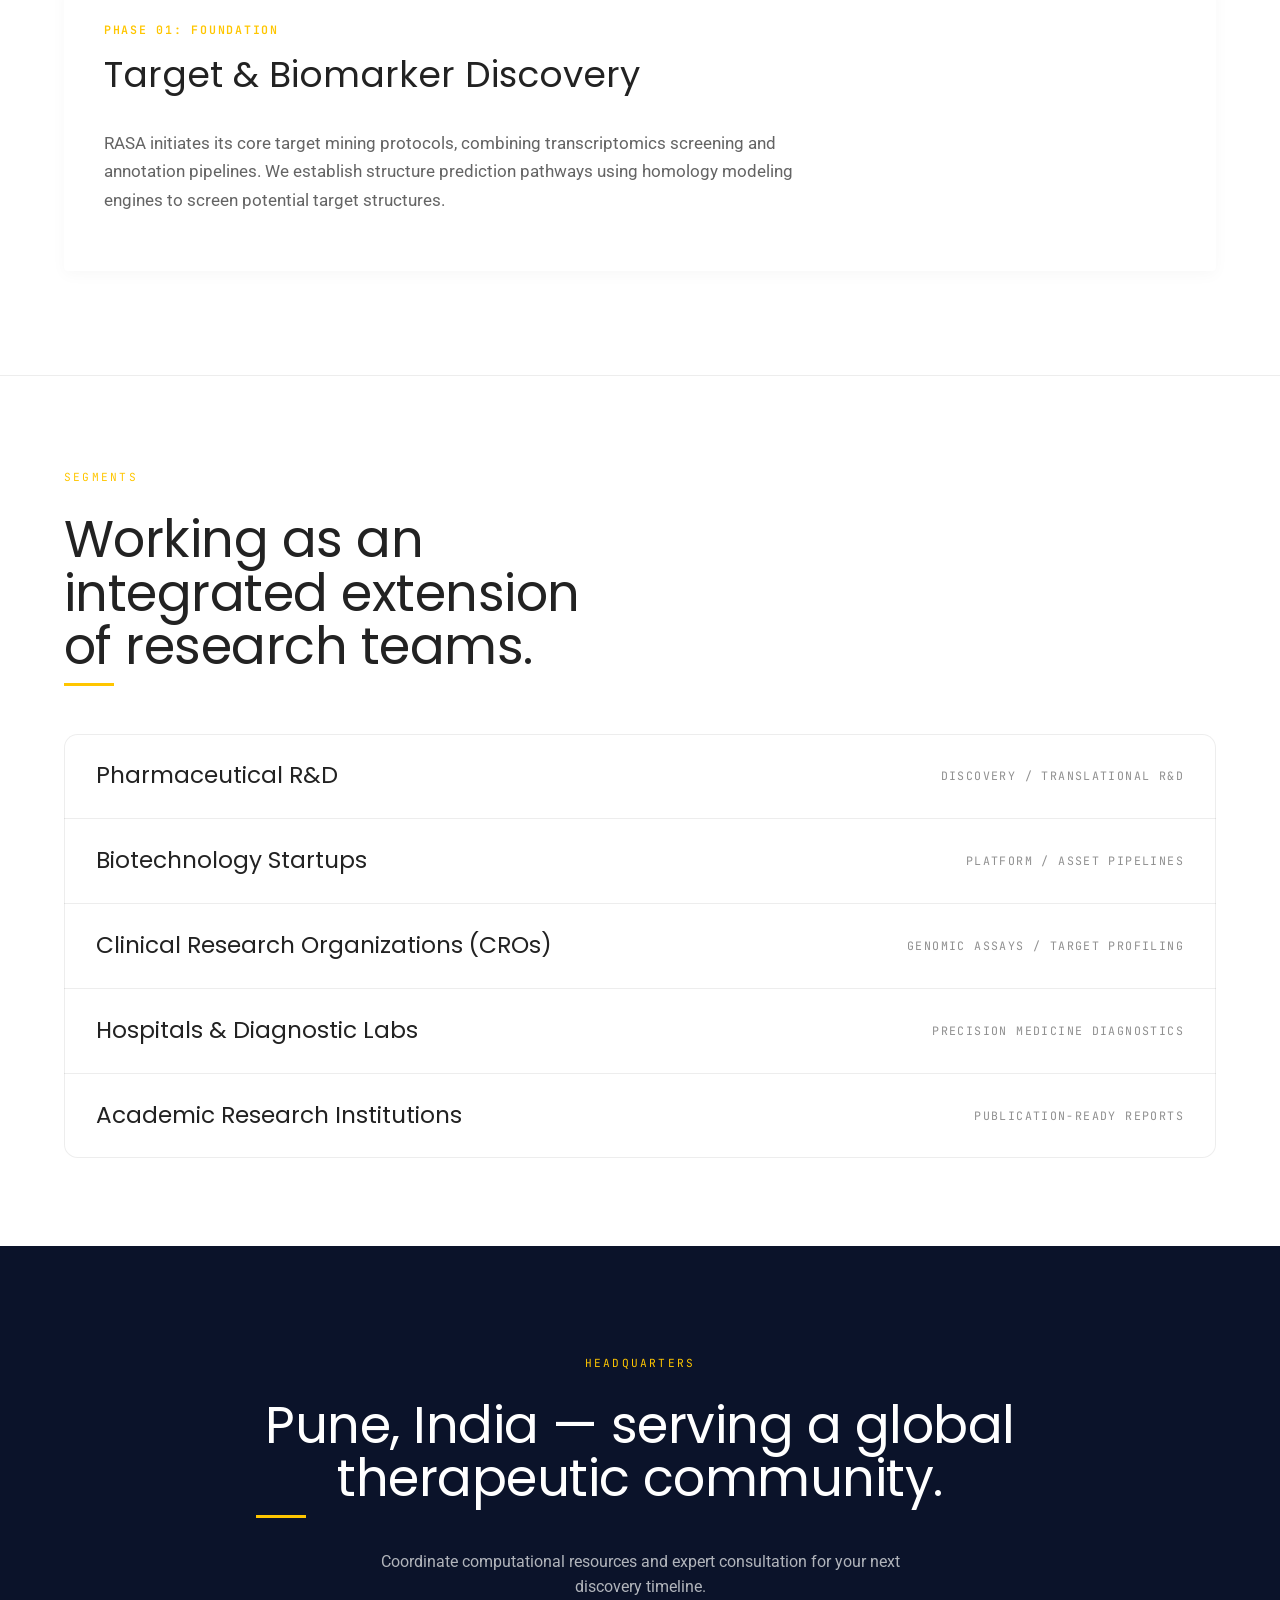
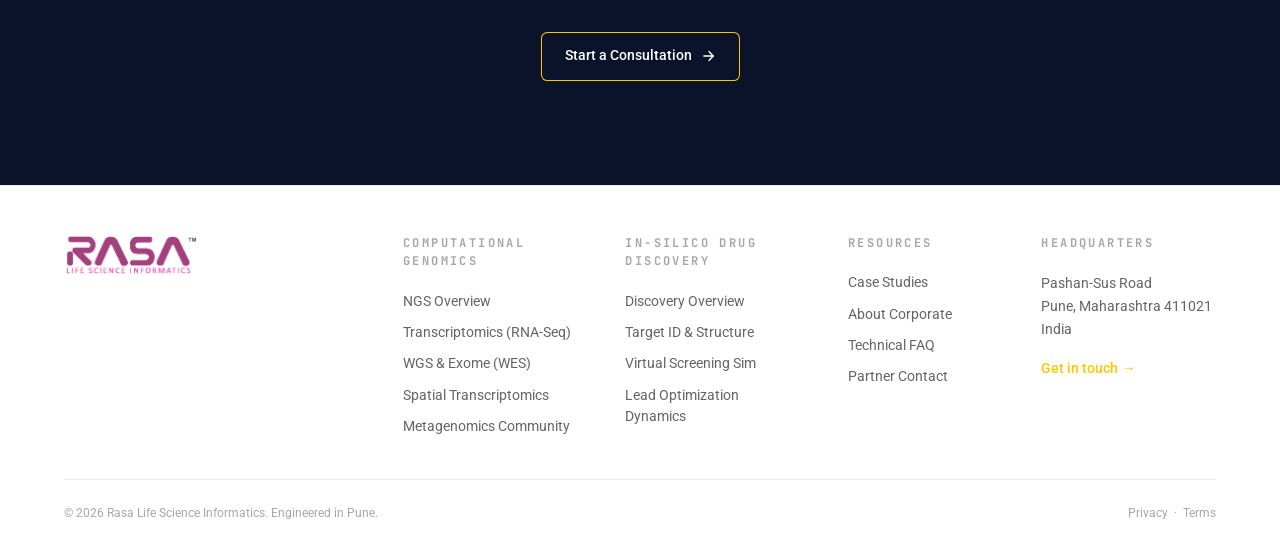
<file: about.html>
<!DOCTYPE html>
<html lang="en">
<head>
  <meta charset="UTF-8">
  <meta name="viewport" content="width=device-width, initial-scale=1.0">
  <title>About Us & Computational Biology R&D | RASA LSI</title>
  <meta name="description" content="Meet RASA Life Science Informatics, a leading bioinformatics company in Pune, India, providing computational biology, molecular modeling, and genomics consulting.">
  <link rel="icon" type="image/svg+xml" href="favicon.svg">
  <link rel="preconnect" href="https://fonts.googleapis.com">
  <link rel="preconnect" href="https://fonts.gstatic.com" crossorigin>
  <link href="https://fonts.googleapis.com/css2?family=Instrument+Serif:ital@0;1&family=Inter:wght@300;400;500;600;700&family=JetBrains+Mono:wght@400;500&display=swap" rel="stylesheet">
  <link rel="stylesheet" href="theme.css">
</head>
<body class="rasa">
  
  <!--
================================================================
  RASA LSI — ABOUT PAGE
  WordPress Custom HTML block. Self-contained.
  Design system: "Academic Precision" — cream + ink + forest leaf
================================================================
-->







<!-- =============== HEADER =============== -->
<header class="rasa rasa-header">
  <div class="rasa-header__inner">
    <div class="rasa-header__group">
      <a href="index.html" class="rasa-brand"><img src="logo.png" alt="RASA LSI Logo" style="height: 38px; width: auto; display: block; object-fit: contain; margin: 0;"></a>
                              <nav class="rasa-nav" aria-label="Primary Nav">
        <div class="rasa-nav__item">
          <a href="services-ngs.html">NGS Analysis <span class="rasa-nav__arrow">▼</span></a>
          <div class="rasa-nav__dropdown">
            <a href="services-ngs.html">Overview</a>
            <a href="services-ngs-transcriptomics.html">Transcriptomics (RNA-Seq)</a>
            <a href="services-ngs-wgs-wes.html">WGS &amp; Exome (WES)</a>
            <a href="services-ngs-spatial.html">Spatial Transcriptomics</a>
            <a href="services-ngs-metagenomics.html">Metagenomics</a>
          </div>
        </div>
        <div class="rasa-nav__item">
          <a href="services-drug-discovery.html">Drug Discovery <span class="rasa-nav__arrow">▼</span></a>
          <div class="rasa-nav__dropdown">
            <a href="services-drug-discovery.html">Overview</a>
            <a href="services-dd-target-id.html">Target ID &amp; Structure</a>
            <a href="services-dd-virtual-screening.html">Virtual Screening</a>
            <a href="services-dd-lead-optimization.html">Lead Optimization</a>
          </div>
        </div>
        <div class="rasa-nav__item"><a href="case-studies.html">Case Studies</a></div>
        <div class="rasa-nav__item"><a href="about.html">About</a></div>
        <div class="rasa-nav__item"><a href="faq.html">FAQ</a></div>
      </nav>
    </div>
    <div class="rasa-header__actions" style="display: flex; align-items: center; gap: 1rem;">
      
      <a href="contact.html" class="rasa-cta-btn">
        Start Project
        <svg viewBox="0 0 24 24" fill="none" stroke="currentColor" stroke-width="2" aria-hidden="true"><path d="M5 12h14M13 5l7 7-7 7"/></svg>
      </a>
    </div>
  </div>
</header>

<!-- =============== MAIN =============== -->
<main class="rasa rasa-page">

  <!-- PAGE HERO -->
  <section class="rasa-pagehero">
    <div class="rasa-grid-bg" aria-hidden="true"></div>
    <div class="container rasa-pagehero__grid">
      <div>
        <div class="rasa-reveal">
          <span class="rasa-eyebrow">Corporate Identity<span class="rasa-eyebrow__rule"></span></span>
        </div>
        <h1 class="rasa-pagehero__h rasa-reveal" data-delay="1">
          A bioinformatics partner engineered in <span class="serif italic leaf">Pune</span>.
        </h1>
        <p class="rasa-pagehero__lede rasa-reveal" data-delay="2">
          RASA Life Science Informatics combines computational biology, chemical informatics, and scalable cloud infrastructure to support genomics, transcriptomics, and in-silico drug discovery pipelines for pharma R&amp;D groups, clinical CROs, and academic institutions worldwide.
        </p>
      </div>
      <div class="rasa-reveal zoom-parent rasa-pagehero__art" data-delay="2">
        <img src="images/computational_biologist_cluster.png" alt="Computational Biologist Cluster">
      </div>
    </div>
  </section>

  <!-- MANDATE -->
  <section class="rasa-section" style="padding: 5rem 0 6.5rem; border-top: 1px solid var(--border);">
    <div class="container rasa-mandate">
      <div class="rasa-reveal">
        <span class="rasa-eyebrow">Mission</span>
        <h2 class="rasa-h2" style="margin: 1.5rem 0 2rem; max-width: 20ch;">Converting raw biological sequences into actionable R&amp;D insights.</h2>
        <p>Headquartered in Pune, India, RASA serves a global client base spanning pharmaceutical R&amp;D, biotech startups, clinical labs, and academic research institutions. Our computational biology workflows are designed for the realities of modern drug discovery: high data volume, strict validation requirements, and aggressive timelines.</p>
        <p>We have processed multi-terabyte sequencing workflows, analyzed 500+ transcriptomics samples, and supported research across oncology, neuroscience, infectious disease, rare disease, and precision medicine.</p>
        <p>Every campaign delivers versioned container models, publication-grade figures, and raw annotated outputs designed for team collaboration and regulatory inspection readiness.</p>
        <div class="zoom-parent" style="width: 100%; aspect-ratio: 16/9; overflow: hidden; border-radius: 0.5rem; margin-top: 2rem; border: 1px solid rgba(0,0,0,0.05); box-shadow: 0 10px 30px rgba(0,0,0,0.04);">
          <img src="images/lab_collaboration_science.png" alt="Collaborators in Lab">
        </div>
      </div>

      <div class="rasa-principles rasa-reveal" data-delay="1">
        <div class="rasa-principle">
          <span class="rasa-principle__n">Reproducibility</span>
          <h3 class="rasa-principle__t">Auditable workflows</h3>
          <p class="rasa-principle__b">Containerized Nextflow and Snakemake execution ensures that every computation can be verified and repeated globally.</p>
        </div>
        <div class="rasa-principle">
          <span class="rasa-principle__n">Rigorous Science</span>
          <h3 class="rasa-principle__t">Embedded experts</h3>
          <p class="rasa-principle__b">Our teams consist of PhD level bioinformaticians, computational chemists, and ML engineers actively consulting on your data.</p>
        </div>
        <div class="rasa-principle">
          <span class="rasa-principle__n">Controlled Access</span>
          <h3 class="rasa-principle__t">Strict data isolation</h3>
          <p class="rasa-principle__b">Customer sequences and target compound configurations are locked down using secure workspace architectures.</p>
        </div>
        <div class="rasa-principle">
          <span class="rasa-principle__n">Collaborators</span>
          <h3 class="rasa-principle__t">Embedded partnerships</h3>
          <p class="rasa-principle__b">We don't offer black-box software blocks. We act as an integrated computational extension of your laboratory team.</p>
        </div>
      </div>
    </div>
  </section>

  <!-- CAPABILITY SNAPSHOT -->
  <section class="rasa-section rasa-section--muted">
    <div class="container">
      <div class="rasa-reveal" style="display: flex; align-items: flex-end; justify-content: space-between; flex-wrap: wrap; gap: 1.5rem; margin-bottom: 3.5rem;">
        <div>
          <span class="rasa-eyebrow">Performance Snap</span>
          <h2 class="rasa-h2" style="margin-top: 1.5rem; max-width: 24ch;">Proven computational depth, validated in active discovery workloads.</h2>
        </div>
        <span class="mono" style="font-size: 0.75rem; color: var(--foreground-50);">SCALE | VALIDATED</span>
      </div>
      <div class="rasa-expertise rasa-reveal" data-delay="1">
        <div>
          <div class="rasa-expertise__lbl">RNA-Seq Samples</div>
          <div class="rasa-expertise__v">500+</div>
          <div class="rasa-expertise__d">Multi-sample cohorts processed across bulk and single-cell platforms.</div>
        </div>
        <div>
          <div class="rasa-expertise__lbl">Data Managed</div>
          <div class="rasa-expertise__v">Multi-TB</div>
          <div class="rasa-expertise__d">High-volume FASTQ datasets aligned, filtered, and annotated.</div>
        </div>
        <div>
          <div class="rasa-expertise__lbl">Indication Areas</div>
          <div class="rasa-expertise__v">12+</div>
          <div class="rasa-expertise__d">Oncology, CNS, immunology, rare, and metabolic target profiles.</div>
        </div>
        <div>
          <div class="rasa-expertise__lbl">Execution Environments</div>
          <div class="rasa-expertise__v">Cloud / HPC</div>
          <div class="rasa-expertise__d">Pipelines structured for AWS, Google Cloud, and local server clusters.</div>
        </div>
      </div>
    </div>
  </section>

  <!-- CAPABILITY TIMELINE -->
  <section class="rasa-timeline-section">
    <div class="container">
      <div class="rasa-reveal">
        <span class="rasa-eyebrow">Evolution</span>
        <h2 class="rasa-h2" style="margin: 1.5rem 0 3.5rem;">Our R&amp;D capability journey.</h2>
      </div>

      <div class="rasa-timeline-container rasa-reveal" data-delay="1">
        <!-- Interactive Year Tabs -->
        <div class="rasa-timeline-years" role="tablist">
          <button class="rasa-timeline-year-btn is-active" data-phase="01" role="tab" aria-selected="true">Foundation Phase</button>
          <button class="rasa-timeline-year-btn" data-phase="02" role="tab" aria-selected="false">High-Throughput Scaling</button>
          <button class="rasa-timeline-year-btn" data-phase="03" role="tab" aria-selected="false">AI-Driven Chemistry</button>
          <button class="rasa-timeline-year-btn" data-phase="04" role="tab" aria-selected="false">Single-Cell &amp; Spatial</button>
        </div>

        <!-- Details Card -->
        <div class="rasa-timeline-card" id="timeline-card">
          <span class="rasa-timeline-card__phase" id="card-phase">Phase 01: Foundation</span>
          <h3 class="rasa-timeline-card__title" id="card-title">Target &amp; Biomarker Discovery</h3>
          <p class="rasa-timeline-card__desc" id="card-desc">
            RASA initiates its core target mining protocols, combining transcriptomics screening and annotation pipelines. We establish structure prediction pathways using homology modeling engines to screen potential target structures.
          </p>
        </div>
      </div>
    </div>
  </section>

  <!-- SECTORS WE SERVE -->
  <section class="rasa-section" style="border-top: 1px solid var(--border);">
    <div class="container">
      <div class="rasa-reveal">
        <span class="rasa-eyebrow">Segments</span>
        <h2 class="rasa-h2" style="margin: 1.5rem 0 3rem; max-width: 22ch;">Working as an integrated extension of research teams.</h2>
      </div>
      <div class="rasa-sectors rasa-reveal" data-delay="1">
        <div class="rasa-sector-row">
          <span class="rasa-sector-row__name">Pharmaceutical R&amp;D</span>
          <span class="rasa-sector-row__meta">Discovery / Translational R&amp;D</span>
        </div>
        <div class="rasa-sector-row">
          <span class="rasa-sector-row__name">Biotechnology Startups</span>
          <span class="rasa-sector-row__meta">Platform / Asset Pipelines</span>
        </div>
        <div class="rasa-sector-row">
          <span class="rasa-sector-row__name">Clinical Research Organizations (CROs)</span>
          <span class="rasa-sector-row__meta">Genomic Assays / Target Profiling</span>
        </div>
        <div class="rasa-sector-row">
          <span class="rasa-sector-row__name">Hospitals &amp; Diagnostic Labs</span>
          <span class="rasa-sector-row__meta">Precision Medicine Diagnostics</span>
        </div>
        <div class="rasa-sector-row">
          <span class="rasa-sector-row__name">Academic Research Institutions</span>
          <span class="rasa-sector-row__meta">Publication-Ready Reports</span>
        </div>
      </div>
    </div>
  </section>

  <!-- HQ + CTA -->
  <section class="rasa-section rasa-section--ink" style="padding: 6.5rem 0; text-align: center;">
    <div class="container">
      <div class="rasa-reveal">
        <span class="rasa-eyebrow" style="color: var(--leaf);">Headquarters</span>
        <h2 class="rasa-h2" style="margin: 1.5rem auto 2rem; color: var(--cream); max-width: 24ch;">Pune, India — serving a global therapeutic community.</h2>
        <p style="color: rgba(248,249,250,0.7); max-width: 60ch; margin: 0 auto 2rem;">
          Coordinate computational resources and expert consultation for your next discovery timeline.
        </p>
        <a href="contact.html" class="rasa-btn rasa-btn--primary">
          Start a Consultation
          <svg viewBox="0 0 24 24" fill="none" stroke="currentColor" stroke-width="2" aria-hidden="true"><path d="M5 12h14M13 5l7 7-7 7"/></svg>
        </a>
      </div>
    </div>
  </section>
</main>

<!-- =============== FOOTER =============== -->
<footer class="rasa rasa-footer">
  <div class="container">
    <div class="rasa-footer__grid">
      <div>
        <div class="rasa-footer__brand"><img src="logo.png" alt="RASA LSI Logo" style="height: 42px; width: auto; display: block; object-fit: contain;"></div>
      </div>
      <div>
        <h4>Computational Genomics</h4>
        <a href="services-ngs.html">NGS Overview</a>
        <a href="services-ngs-transcriptomics.html">Transcriptomics (RNA-Seq)</a>
        <a href="services-ngs-wgs-wes.html">WGS &amp; Exome (WES)</a>
        <a href="services-ngs-spatial.html">Spatial Transcriptomics</a>
        <a href="services-ngs-metagenomics.html">Metagenomics Community</a>
      </div>
      <div>
        <h4>In-Silico Drug Discovery</h4>
        <a href="services-drug-discovery.html">Discovery Overview</a>
        <a href="services-dd-target-id.html">Target ID &amp; Structure</a>
        <a href="services-dd-virtual-screening.html">Virtual Screening Sim</a>
        <a href="services-dd-lead-optimization.html">Lead Optimization Dynamics</a>
      </div>
      <div>
        <h4>Resources</h4>
        <a href="case-studies.html">Case Studies</a>
        <a href="about.html">About Corporate</a>
        <a href="faq.html">Technical FAQ</a>
        <a href="contact.html">Partner Contact</a>
      </div>
      <div>
        <h4>Headquarters</h4>
        <p style="font-size: 0.875rem; color: var(--foreground-70); line-height: 1.65; margin: 0 0 1rem;">
          Pashan-Sus Road<br>
          Pune, Maharashtra 411021<br>
          India
        </p>
        <a href="contact.html" style="font-weight: 500; color: var(--leaf);">Get in touch →</a>
      </div>
    </div>
    <div class="rasa-footer__bottom">
      <span>© <span id="rasa-year">2026</span> Rasa Life Science Informatics. Engineered in Pune.</span>
      <span><a href="/privacy">Privacy</a> &nbsp;·&nbsp; <a href="/terms">Terms</a></span>
    </div>
  </div>
</footer>
  <script>

(function () {
  var y = document.getElementById('rasa-year');
  if (y) y.textContent = new Date().getFullYear();

    // Active navigation link detection
  try {
    var path = window.location.pathname;
    var page = path.split('/').pop();
    if (!page || page === '') page = 'index.html';
    document.querySelectorAll('.rasa-nav a').forEach(function (a) {
      a.classList.remove('is-active');
      var href = a.getAttribute('href').split('#')[0].split('/').pop();
      if (href === page) a.classList.add('is-active');
    });
  } catch (e) {}

  // Reveal animations on scroll
  var reveals = document.querySelectorAll('.rasa-reveal');
  var ioReveal = new IntersectionObserver(function (entries) {
    entries.forEach(function (e) {
      if (e.isIntersecting) {
        e.target.classList.add('is-visible');
        ioReveal.unobserve(e.target);
      }
    });
  }, { threshold: 0.1 });
  reveals.forEach(function (el) { ioReveal.observe(el); });

  // Interactive Capability Timeline data
  var timelineData = {
    "01": {
      phase: "Phase 01: Foundation",
      title: "Target &amp; Biomarker Discovery",
      desc: "RASA initiates its core target mining protocols, combining transcriptomics screening and annotation pipelines. We establish structure prediction pathways using homology modeling engines to screen potential target structures."
    },
    "02": {
      phase: "Phase 02: High-Throughput Scaling",
      title: "Containerized Workflows",
      desc: "We migrate core workflows to Nextflow and Snakemake pipelines. This containerization (Docker &amp; Singularity) allows us to run large cohort-scale WGS and RNA-seq campaigns with complete computational reproducibility."
    },
    "03": {
      phase: "Phase 03: AI-Driven Chemistry",
      title: "Generative De Novo Design",
      desc: "Integration of generative models (GANs, VAEs, and reinforcement learning) to automate molecular design. We launch structure-guided fragment hopping pipelines to design patentable first-in-class assets from scratch."
    },
    "04": {
      phase: "Phase 04: Single-Cell &amp; Spatial Precision",
      title: "Tissue &amp; Multimodal Integration",
      desc: "Establish high-resolution spatial transcriptomics and single-cell cellular profiling. We deconvolve tissue domain patterns and map ligand-receptor communication networks to profile the tumor microenvironment."
    }
  };

  // Timeline year switcher trigger
  var timelineButtons = document.querySelectorAll('.rasa-timeline-year-btn');
  var card = document.getElementById('timeline-card');
  var cardPhase = document.getElementById('card-phase');
  var cardTitle = document.getElementById('card-title');
  var cardDesc = document.getElementById('card-desc');

  timelineButtons.forEach(function (btn) {
    btn.addEventListener('click', function () {
      timelineButtons.forEach(function (b) {
        b.classList.remove('is-active');
        b.setAttribute('aria-selected', 'false');
      });
      btn.classList.add('is-active');
      btn.setAttribute('aria-selected', 'true');

      var phase = btn.getAttribute('data-phase');
      var data = timelineData[phase];

      if (data) {
        // Simple fade transition
        card.style.opacity = 0;
        card.style.transform = 'translateY(8px)';
        setTimeout(function () {
          cardPhase.innerHTML = data.phase;
          cardTitle.innerHTML = data.title;
          cardDesc.innerHTML = data.desc;
          card.style.opacity = 1;
          card.style.transform = 'translateY(0)';
        }, 150);
      }
    });
  });

})();

  
</script>
</body>
</html>
</file>
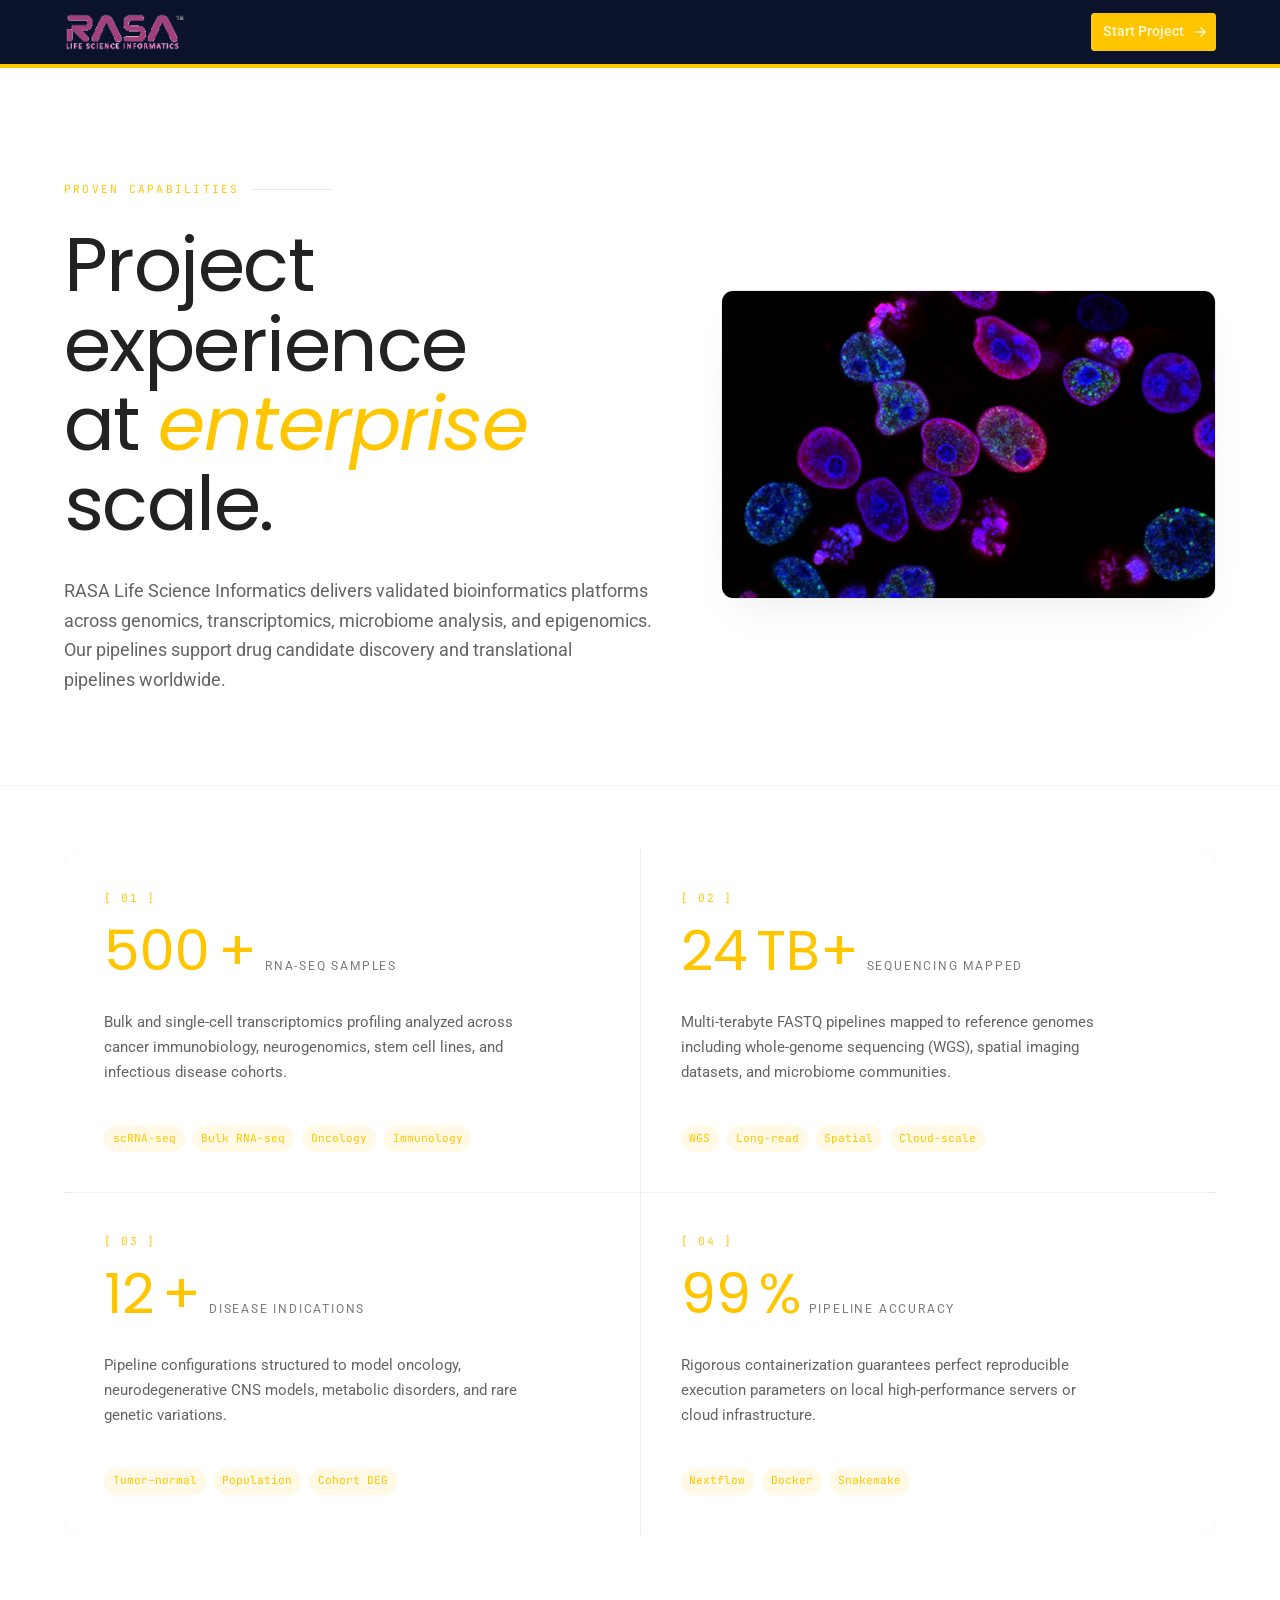
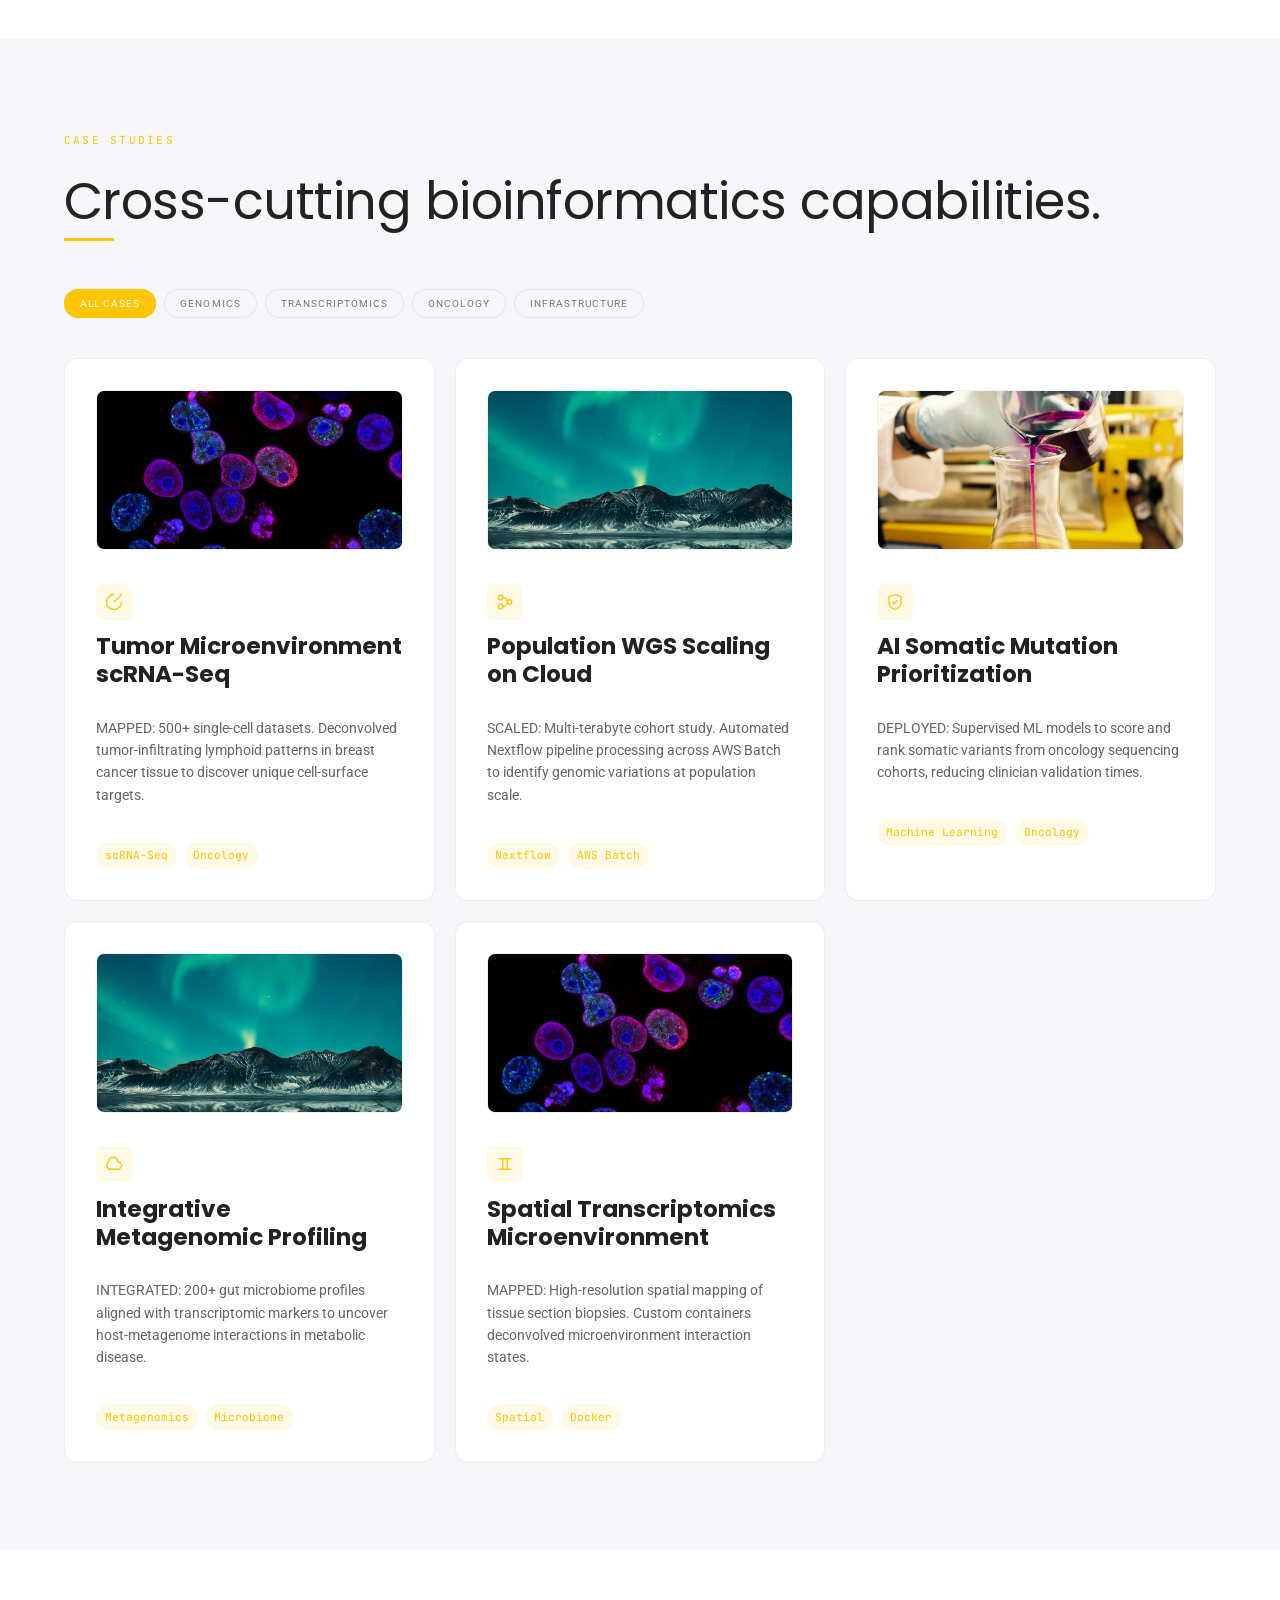
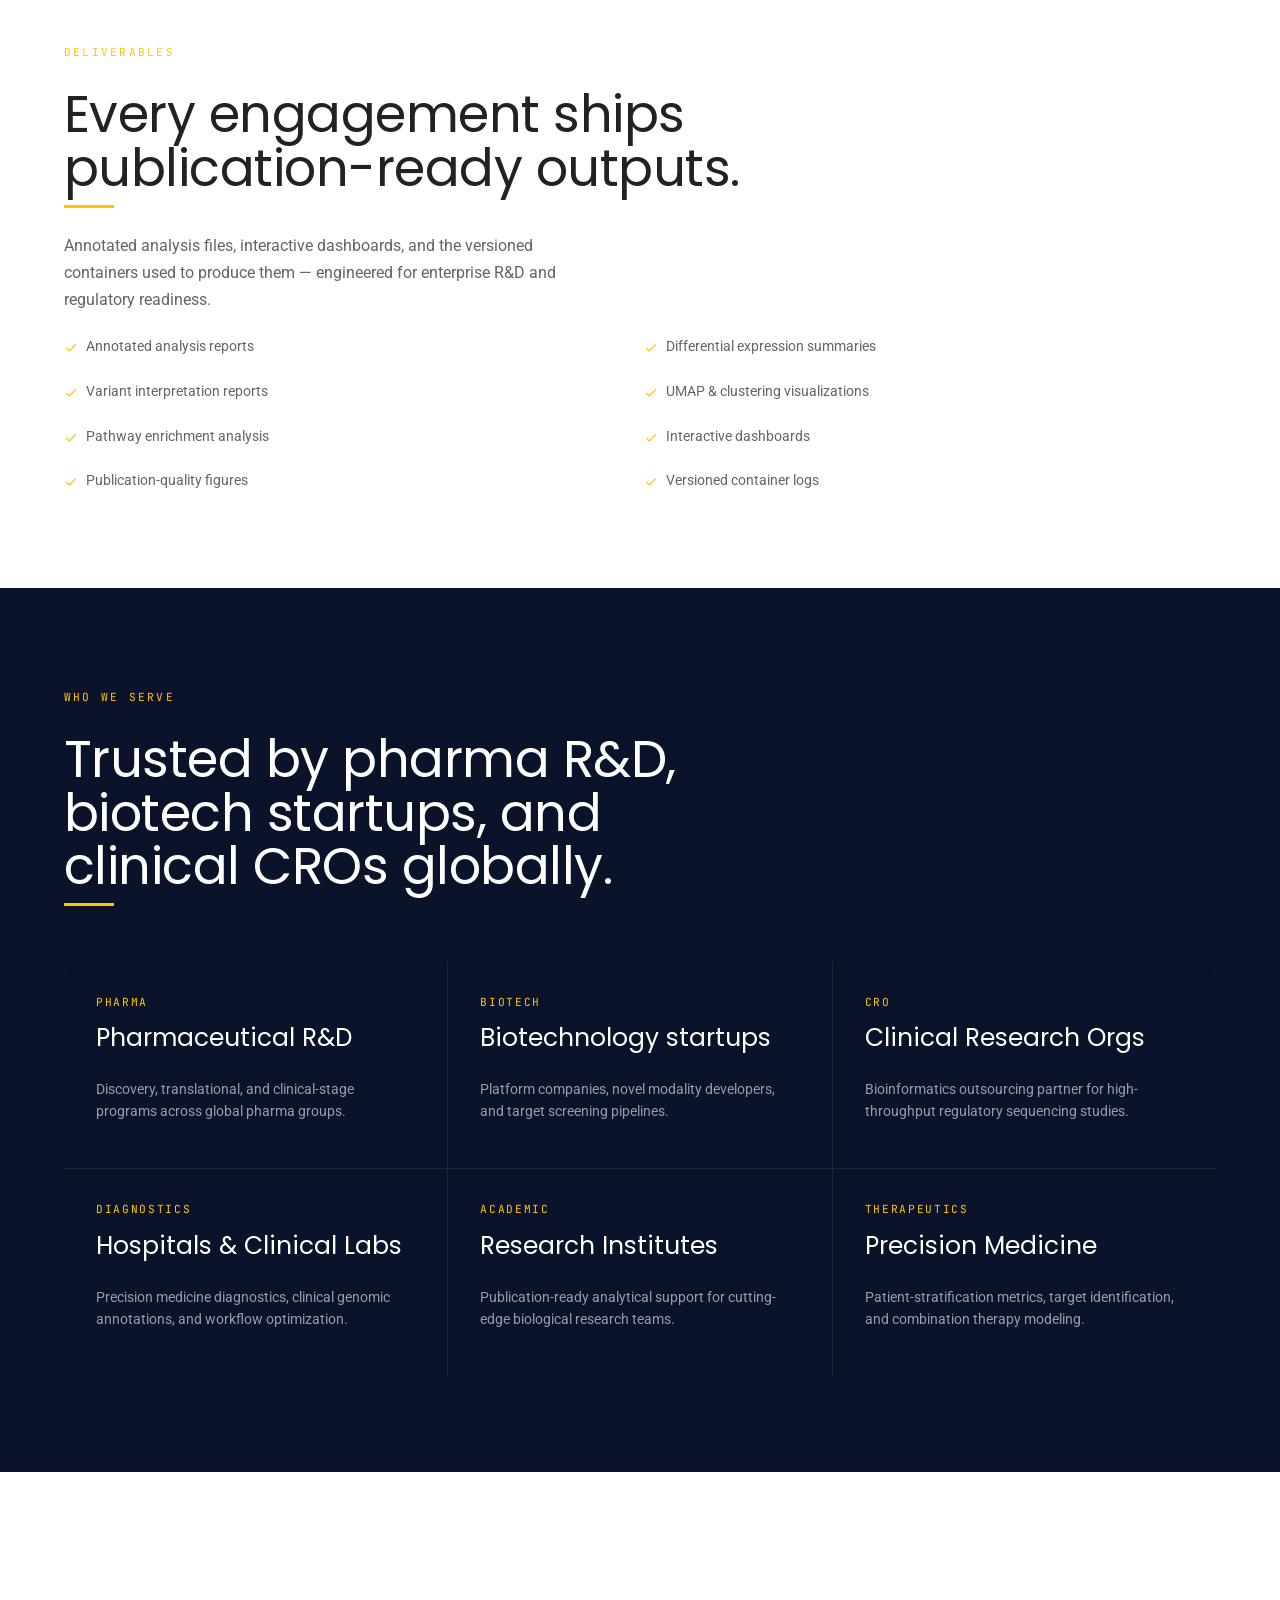
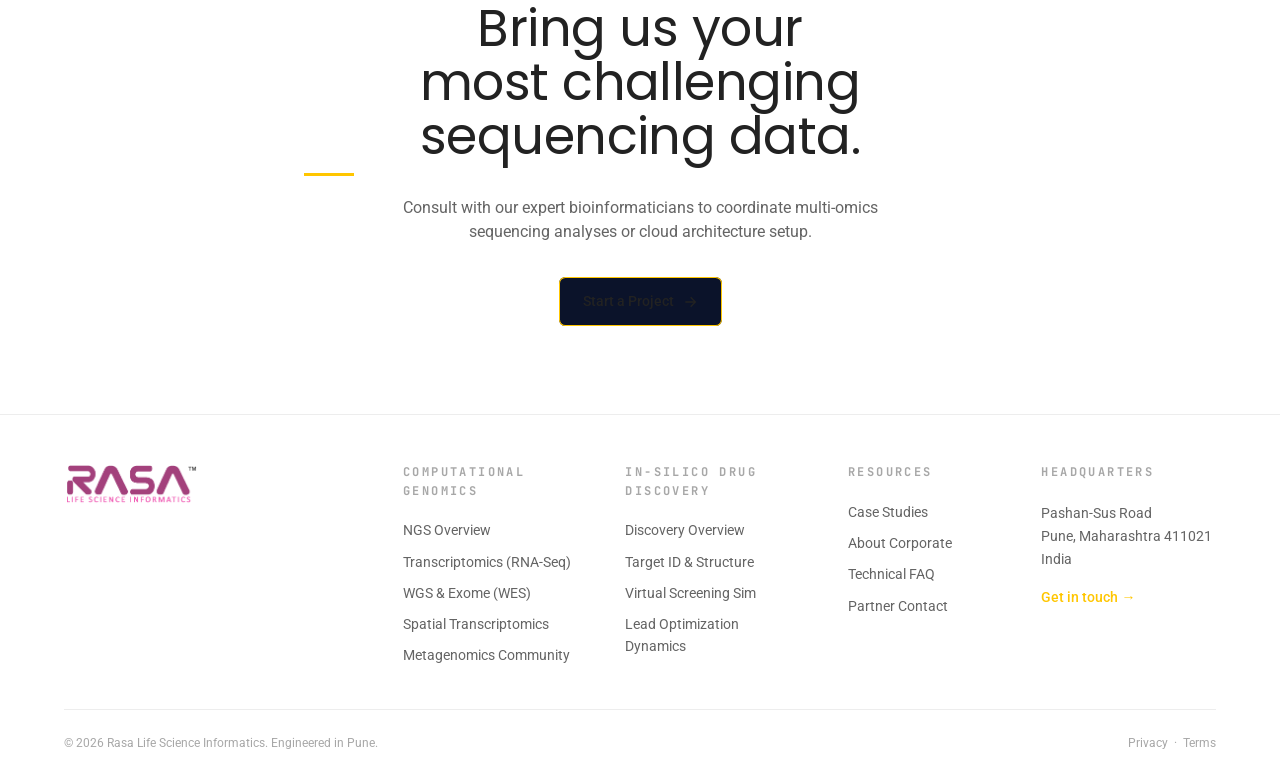
<file: case-studies.html>
<!DOCTYPE html>
<html lang="en">
<head>
  <meta charset="UTF-8">
  <meta name="viewport" content="width=device-width, initial-scale=1.0">
  <title>Proven Capabilities & Case Studies | RASA LSI</title>
  <meta name="description" content="Explore RASA's portfolio of population WGS scaling, cancer single-cell transcriptomics, microbiome assemblies, and AI somatic mutation prioritization.">
  <link rel="icon" type="image/svg+xml" href="favicon.svg">
  <link rel="preconnect" href="https://fonts.googleapis.com">
  <link rel="preconnect" href="https://fonts.gstatic.com" crossorigin>
  <link href="https://fonts.googleapis.com/css2?family=Instrument+Serif:ital@0;1&family=Inter:wght@300;400;500;600;700&family=JetBrains+Mono:wght@400;500&display=swap" rel="stylesheet">
  <link rel="stylesheet" href="theme.css">
</head>
<body class="rasa">
  
  <!--
================================================================
  RASA LSI — CASE STUDIES / PROVEN CAPABILITIES
  WordPress Custom HTML block. Self-contained.
  Design system: "Academic Precision" — cream + ink + forest leaf
================================================================
-->







<!-- =============== HEADER =============== -->
<header class="rasa rasa-header">
  <div class="rasa-header__inner">
    <div class="rasa-header__group">
      <a href="index.html" class="rasa-brand"><img src="logo.png" alt="RASA LSI Logo" style="height: 38px; width: auto; display: block; object-fit: contain; margin: 0;"></a>
                              <nav class="rasa-nav" aria-label="Primary Nav">
        <div class="rasa-nav__item">
          <a href="services-ngs.html">NGS Analysis <span class="rasa-nav__arrow">▼</span></a>
          <div class="rasa-nav__dropdown">
            <a href="services-ngs.html">Overview</a>
            <a href="services-ngs-transcriptomics.html">Transcriptomics (RNA-Seq)</a>
            <a href="services-ngs-wgs-wes.html">WGS &amp; Exome (WES)</a>
            <a href="services-ngs-spatial.html">Spatial Transcriptomics</a>
            <a href="services-ngs-metagenomics.html">Metagenomics</a>
          </div>
        </div>
        <div class="rasa-nav__item">
          <a href="services-drug-discovery.html">Drug Discovery <span class="rasa-nav__arrow">▼</span></a>
          <div class="rasa-nav__dropdown">
            <a href="services-drug-discovery.html">Overview</a>
            <a href="services-dd-target-id.html">Target ID &amp; Structure</a>
            <a href="services-dd-virtual-screening.html">Virtual Screening</a>
            <a href="services-dd-lead-optimization.html">Lead Optimization</a>
          </div>
        </div>
        <div class="rasa-nav__item"><a href="case-studies.html">Case Studies</a></div>
        <div class="rasa-nav__item"><a href="about.html">About</a></div>
        <div class="rasa-nav__item"><a href="faq.html">FAQ</a></div>
      </nav>
    </div>
    <div class="rasa-header__actions" style="display: flex; align-items: center; gap: 1rem;">
      
      <a href="contact.html" class="rasa-cta-btn">
        Start Project
        <svg viewBox="0 0 24 24" fill="none" stroke="currentColor" stroke-width="2" aria-hidden="true"><path d="M5 12h14M13 5l7 7-7 7"/></svg>
      </a>
    </div>
  </div>
</header>

<!-- =============== MAIN =============== -->
<main class="rasa rasa-page">

  <!-- PAGE HERO -->
  <section class="rasa-pagehero">
    <div class="rasa-grid-bg" aria-hidden="true"></div>
    <div class="container rasa-pagehero__grid">
      <div>
        <div class="rasa-reveal">
          <span class="rasa-eyebrow">Proven Capabilities<span class="rasa-eyebrow__rule"></span></span>
        </div>
        <h1 class="rasa-pagehero__h rasa-reveal" data-delay="1">
          Project experience at <span class="serif italic leaf">enterprise</span> scale.
        </h1>
        <p class="rasa-pagehero__lede rasa-reveal" data-delay="2">
          RASA Life Science Informatics delivers validated bioinformatics platforms across genomics, transcriptomics, microbiome analysis, and epigenomics. Our pipelines support drug candidate discovery and translational pipelines worldwide.
        </p>
      </div>
      <div class="rasa-reveal zoom-parent rasa-pagehero__art" data-delay="2">
        <img src="images/spatial_cell_mapping.png" alt="Spatial Cell Mapping">
      </div>
    </div>
  </section>

  <!-- METRIC PROJECTS -->
  <section class="rasa-section" style="padding: 4rem 0 6.5rem; border-top: 1px solid var(--border);">
    <div class="container">
      <div class="rasa-projects rasa-reveal">
        
        <div class="rasa-project">
          <span class="rasa-project__n">[ 01 ]</span>
          <div class="rasa-project__metric-wrapper">
            <span class="rasa-project__metric counter" data-target="500">0</span><span class="rasa-project__metric">+</span>
            <span class="rasa-project__label">RNA-Seq Samples</span>
          </div>
          <p class="rasa-project__b">
            Bulk and single-cell transcriptomics profiling analyzed across cancer immunobiology, neurogenomics, stem cell lines, and infectious disease cohorts.
          </p>
          <div class="rasa-project__meta">
            <span class="rasa-project__tag">scRNA-seq</span>
            <span class="rasa-project__tag">Bulk RNA-seq</span>
            <span class="rasa-project__tag">Oncology</span>
            <span class="rasa-project__tag">Immunology</span>
          </div>
        </div>

        <div class="rasa-project">
          <span class="rasa-project__n">[ 02 ]</span>
          <div class="rasa-project__metric-wrapper">
            <span class="rasa-project__metric counter" data-target="24">0</span><span class="rasa-project__metric">TB+</span>
            <span class="rasa-project__label">Sequencing Mapped</span>
          </div>
          <p class="rasa-project__b">
            Multi-terabyte FASTQ pipelines mapped to reference genomes including whole-genome sequencing (WGS), spatial imaging datasets, and microbiome communities.
          </p>
          <div class="rasa-project__meta">
            <span class="rasa-project__tag">WGS</span>
            <span class="rasa-project__tag">Long-read</span>
            <span class="rasa-project__tag">Spatial</span>
            <span class="rasa-project__tag">Cloud-scale</span>
          </div>
        </div>

        <div class="rasa-project">
          <span class="rasa-project__n">[ 03 ]</span>
          <div class="rasa-project__metric-wrapper">
            <span class="rasa-project__metric counter" data-target="12">0</span><span class="rasa-project__metric">+</span>
            <span class="rasa-project__label">Disease Indications</span>
          </div>
          <p class="rasa-project__b">
            Pipeline configurations structured to model oncology, neurodegenerative CNS models, metabolic disorders, and rare genetic variations.
          </p>
          <div class="rasa-project__meta">
            <span class="rasa-project__tag">Tumor–normal</span>
            <span class="rasa-project__tag">Population</span>
            <span class="rasa-project__tag">Cohort DEG</span>
          </div>
        </div>

        <div class="rasa-project">
          <span class="rasa-project__n">[ 04 ]</span>
          <div class="rasa-project__metric-wrapper">
            <span class="rasa-project__metric counter" data-target="99">0</span><span class="rasa-project__metric">%</span>
            <span class="rasa-project__label">Pipeline Accuracy</span>
          </div>
          <p class="rasa-project__b">
            Rigorous containerization guarantees perfect reproducible execution parameters on local high-performance servers or cloud infrastructure.
          </p>
          <div class="rasa-project__meta">
            <span class="rasa-project__tag">Nextflow</span>
            <span class="rasa-project__tag">Docker</span>
            <span class="rasa-project__tag">Snakemake</span>
          </div>
        </div>

      </div>
    </div>
  </section>

  <!-- CAPABILITIES WITH FILTERS -->
  <section class="rasa-section rasa-section--muted">
    <div class="container">
      <div class="rasa-reveal" style="margin-bottom: 3rem;">
        <span class="rasa-eyebrow">Case Studies</span>
        <h2 class="rasa-h2" style="margin-top: 1.5rem;">Cross-cutting bioinformatics capabilities.</h2>
      </div>

      <!-- Filters menu -->
      <div class="rasa-filters-nav rasa-reveal" data-delay="1" role="tablist">
        <button class="rasa-filter-btn is-active" data-filter="all">All Cases</button>
        <button class="rasa-filter-btn" data-filter="genomics">Genomics</button>
        <button class="rasa-filter-btn" data-filter="transcriptomics">Transcriptomics</button>
        <button class="rasa-filter-btn" data-filter="oncology">Oncology</button>
        <button class="rasa-filter-btn" data-filter="infrastructure">Infrastructure</button>
      </div>

      <!-- Capability Cards Grid -->
      <div class="rasa-capabilities rasa-reveal" data-delay="2" id="capability-grid">
        
        <div class="rasa-capability zoom-parent" data-category="transcriptomics oncology">
          <div class="rasa-card__img-wrap"><img src="images/spatial_cell_mapping.png" alt="Tumor Microenvironment scRNA-Seq"></div>
          <span class="rasa-capability__icon"><svg viewBox="0 0 24 24"><path d="M12 2a10 10 0 1 0 10 10"/><path d="M22 2 12 12"/></svg></span>
          <h3 class="rasa-capability__h">Tumor Microenvironment scRNA-Seq</h3>
          <p class="rasa-capability__b">
            MAPPED: 500+ single-cell datasets. Deconvolved tumor-infiltrating lymphoid patterns in breast cancer tissue to discover unique cell-surface targets.
          </p>
          <div class="rasa-project__meta">
            <span class="rasa-project__tag">scRNA-Seq</span>
            <span class="rasa-project__tag">Oncology</span>
          </div>
        </div>

        <div class="rasa-capability zoom-parent" data-category="genomics infrastructure">
          <div class="rasa-card__img-wrap"><img src="images/dna_sequencing_flow.png" alt="Population WGS Scaling"></div>
          <span class="rasa-capability__icon"><svg viewBox="0 0 24 24"><circle cx="6" cy="6" r="3"/><circle cx="6" cy="18" r="3"/><circle cx="18" cy="12" r="3"/><path d="M9 6c6 0 6 6 6 6M9 18c6 0 6-6 6-6"/></svg></span>
          <h3 class="rasa-capability__h">Population WGS Scaling on Cloud</h3>
          <p class="rasa-capability__b">
            SCALED: Multi-terabyte cohort study. Automated Nextflow pipeline processing across AWS Batch to identify genomic variations at population scale.
          </p>
          <div class="rasa-project__meta">
            <span class="rasa-project__tag">Nextflow</span>
            <span class="rasa-project__tag">AWS Batch</span>
          </div>
        </div>

        <div class="rasa-capability zoom-parent" data-category="oncology genomics">
          <div class="rasa-card__img-wrap"><img src="images/molecular_docking_3d.png" alt="AI Somatic Mutation Prioritization"></div>
          <span class="rasa-capability__icon"><svg viewBox="0 0 24 24"><path d="M12 2 4 5v7c0 5 3.5 8.5 8 10 4.5-1.5 8-5 8-10V5l-8-3z"/><path d="m9 12 2 2 4-4"/></svg></span>
          <h3 class="rasa-capability__h">AI Somatic Mutation Prioritization</h3>
          <p class="rasa-capability__b">
            DEPLOYED: Supervised ML models to score and rank somatic variants from oncology sequencing cohorts, reducing clinician validation times.
          </p>
          <div class="rasa-project__meta">
            <span class="rasa-project__tag">Machine Learning</span>
            <span class="rasa-project__tag">Oncology</span>
          </div>
        </div>

        <div class="rasa-capability zoom-parent" data-category="transcriptomics genomics">
          <div class="rasa-card__img-wrap"><img src="images/dna_sequencing_flow.png" alt="Metagenomics"></div>
          <span class="rasa-capability__icon"><svg viewBox="0 0 24 24"><path d="M3 15a4 4 0 0 0 4 4h10a5 5 0 0 0 0-10 6 6 0 0 0-12 0v0a4 4 0 0 0-2 6z"/></svg></span>
          <h3 class="rasa-capability__h">Integrative Metagenomic Profiling</h3>
          <p class="rasa-capability__b">
            INTEGRATED: 200+ gut microbiome profiles aligned with transcriptomic markers to uncover host-metagenome interactions in metabolic disease.
          </p>
          <div class="rasa-project__meta">
            <span class="rasa-project__tag">Metagenomics</span>
            <span class="rasa-project__tag">Microbiome</span>
          </div>
        </div>

        <div class="rasa-capability zoom-parent" data-category="infrastructure transcriptomics">
          <div class="rasa-card__img-wrap"><img src="images/spatial_cell_mapping.png" alt="Spatial Transcriptomics"></div>
          <span class="rasa-capability__icon"><svg viewBox="0 0 24 24"><path d="M4 19h16M4 5h16M9 5v14M15 5v14"/></svg></span>
          <h3 class="rasa-capability__h">Spatial Transcriptomics Microenvironment</h3>
          <p class="rasa-capability__b">
            MAPPED: High-resolution spatial mapping of tissue section biopsies. Custom containers deconvolved microenvironment interaction states.
          </p>
          <div class="rasa-project__meta">
            <span class="rasa-project__tag">Spatial</span>
            <span class="rasa-project__tag">Docker</span>
          </div>
        </div>

      </div>
    </div>
  </section>

  <!-- DELIVERABLES -->
  <section class="rasa-section">
    <div class="container" style="display: grid; gap: 4rem; grid-template-columns: 1fr;">
      <div class="rasa-reveal">
        <span class="rasa-eyebrow">Deliverables</span>
        <h2 class="rasa-h2" style="margin: 1.5rem 0;">Every engagement ships publication-ready outputs.</h2>
        <p style="color: var(--foreground-70); line-height: 1.7; max-width: 60ch;">
          Annotated analysis files, interactive dashboards, and the versioned containers used to produce them — engineered for enterprise R&amp;D and regulatory readiness.
        </p>

        <div class="rasa-deliv">
          <div class="rasa-deliv__item"><svg viewBox="0 0 24 24" aria-hidden="true"><polyline points="20 6 9 17 4 12"/></svg>Annotated analysis reports</div>
          <div class="rasa-deliv__item"><svg viewBox="0 0 24 24" aria-hidden="true"><polyline points="20 6 9 17 4 12"/></svg>Differential expression summaries</div>
          <div class="rasa-deliv__item"><svg viewBox="0 0 24 24" aria-hidden="true"><polyline points="20 6 9 17 4 12"/></svg>Variant interpretation reports</div>
          <div class="rasa-deliv__item"><svg viewBox="0 0 24 24" aria-hidden="true"><polyline points="20 6 9 17 4 12"/></svg>UMAP &amp; clustering visualizations</div>
          <div class="rasa-deliv__item"><svg viewBox="0 0 24 24" aria-hidden="true"><polyline points="20 6 9 17 4 12"/></svg>Pathway enrichment analysis</div>
          <div class="rasa-deliv__item"><svg viewBox="0 0 24 24" aria-hidden="true"><polyline points="20 6 9 17 4 12"/></svg>Interactive dashboards</div>
          <div class="rasa-deliv__item"><svg viewBox="0 0 24 24" aria-hidden="true"><polyline points="20 6 9 17 4 12"/></svg>Publication-quality figures</div>
          <div class="rasa-deliv__item"><svg viewBox="0 0 24 24" aria-hidden="true"><polyline points="20 6 9 17 4 12"/></svg>Versioned container logs</div>
        </div>
      </div>
    </div>
  </section>

  <!-- CLIENT SECTORS -->
  <section class="rasa-section rasa-section--ink" style="padding: 6rem 0;">
    <div class="container">
      <div class="rasa-reveal" style="margin-bottom: 3.5rem;">
        <span class="rasa-eyebrow" style="color: var(--leaf);">Who we serve</span>
        <h2 class="rasa-h2" style="color: var(--cream); margin-top: 1.5rem; max-width: 28ch;">Trusted by pharma R&amp;D, biotech startups, and clinical CROs globally.</h2>
      </div>
      <div class="rasa-client-grid rasa-reveal" data-delay="1">
        <div class="rasa-client-cell">
          <span class="rasa-client-cell__lbl">Pharma</span>
          <h3 class="rasa-client-cell__h">Pharmaceutical R&amp;D</h3>
          <p class="rasa-client-cell__desc">Discovery, translational, and clinical-stage programs across global pharma groups.</p>
        </div>
        <div class="rasa-client-cell">
          <span class="rasa-client-cell__lbl">Biotech</span>
          <h3 class="rasa-client-cell__h">Biotechnology startups</h3>
          <p class="rasa-client-cell__desc">Platform companies, novel modality developers, and target screening pipelines.</p>
        </div>
        <div class="rasa-client-cell">
          <span class="rasa-client-cell__lbl">CRO</span>
          <h3 class="rasa-client-cell__h">Clinical Research Orgs</h3>
          <p class="rasa-client-cell__desc">Bioinformatics outsourcing partner for high-throughput regulatory sequencing studies.</p>
        </div>
        <div class="rasa-client-cell">
          <span class="rasa-client-cell__lbl">Diagnostics</span>
          <h3 class="rasa-client-cell__h">Hospitals &amp; Clinical Labs</h3>
          <p class="rasa-client-cell__desc">Precision medicine diagnostics, clinical genomic annotations, and workflow optimization.</p>
        </div>
        <div class="rasa-client-cell">
          <span class="rasa-client-cell__lbl">Academic</span>
          <h3 class="rasa-client-cell__h">Research Institutes</h3>
          <p class="rasa-client-cell__desc">Publication-ready analytical support for cutting-edge biological research teams.</p>
        </div>
        <div class="rasa-client-cell">
          <span class="rasa-client-cell__lbl">Therapeutics</span>
          <h3 class="rasa-client-cell__h">Precision Medicine</h3>
          <p class="rasa-client-cell__desc">Patient-stratification metrics, target identification, and combination therapy modeling.</p>
        </div>
      </div>
    </div>
  </section>

  <!-- CTA -->
  <section class="rasa-section" style="padding: 5.5rem 0; text-align: center;">
    <div class="container" style="max-width: 720px;">
      <h2 class="rasa-h2" style="margin-bottom: 1.25rem; max-width: 24ch; margin-left: auto; margin-right: auto;">Bring us your most challenging sequencing data.</h2>
      <p style="color: var(--foreground-70); max-width: 56ch; margin: 0 auto 2rem;">
        Consult with our expert bioinformaticians to coordinate multi-omics sequencing analyses or cloud architecture setup.
      </p>
      <a href="contact.html" class="rasa-btn rasa-btn--primary">
        Start a Project
        <svg viewBox="0 0 24 24" fill="none" stroke="currentColor" stroke-width="2" aria-hidden="true"><path d="M5 12h14M13 5l7 7-7 7"/></svg>
      </a>
    </div>
  </section>

</main>

<!-- =============== FOOTER =============== -->
<footer class="rasa rasa-footer">
  <div class="container">
    <div class="rasa-footer__grid">
      <div>
        <div class="rasa-footer__brand"><img src="logo.png" alt="RASA LSI Logo" style="height: 42px; width: auto; display: block; object-fit: contain;"></div>
      </div>
      <div>
        <h4>Computational Genomics</h4>
        <a href="services-ngs.html">NGS Overview</a>
        <a href="services-ngs-transcriptomics.html">Transcriptomics (RNA-Seq)</a>
        <a href="services-ngs-wgs-wes.html">WGS &amp; Exome (WES)</a>
        <a href="services-ngs-spatial.html">Spatial Transcriptomics</a>
        <a href="services-ngs-metagenomics.html">Metagenomics Community</a>
      </div>
      <div>
        <h4>In-Silico Drug Discovery</h4>
        <a href="services-drug-discovery.html">Discovery Overview</a>
        <a href="services-dd-target-id.html">Target ID &amp; Structure</a>
        <a href="services-dd-virtual-screening.html">Virtual Screening Sim</a>
        <a href="services-dd-lead-optimization.html">Lead Optimization Dynamics</a>
      </div>
      <div>
        <h4>Resources</h4>
        <a href="case-studies.html">Case Studies</a>
        <a href="about.html">About Corporate</a>
        <a href="faq.html">Technical FAQ</a>
        <a href="contact.html">Partner Contact</a>
      </div>
      <div>
        <h4>Headquarters</h4>
        <p style="font-size: 0.875rem; color: var(--foreground-70); line-height: 1.65; margin: 0 0 1rem;">
          Pashan-Sus Road<br>
          Pune, Maharashtra 411021<br>
          India
        </p>
        <a href="contact.html" style="font-weight: 500; color: var(--leaf);">Get in touch →</a>
      </div>
    </div>
    <div class="rasa-footer__bottom">
      <span>© <span id="rasa-year">2026</span> Rasa Life Science Informatics. Engineered in Pune.</span>
      <span><a href="/privacy">Privacy</a> &nbsp;·&nbsp; <a href="/terms">Terms</a></span>
    </div>
  </div>
</footer>
  <script>

(function () {
  var y = document.getElementById('rasa-year');
  if (y) y.textContent = new Date().getFullYear();

    // Active navigation link detection
  try {
    var path = window.location.pathname;
    var page = path.split('/').pop();
    if (!page || page === '') page = 'index.html';
    document.querySelectorAll('.rasa-nav a').forEach(function (a) {
      a.classList.remove('is-active');
      var href = a.getAttribute('href').split('#')[0].split('/').pop();
      if (href === page) a.classList.add('is-active');
    });
  } catch (e) {}

  // Reveal animations on scroll
  var reveals = document.querySelectorAll('.rasa-reveal');
  var ioReveal = new IntersectionObserver(function (entries) {
    entries.forEach(function (e) {
      if (e.isIntersecting) {
        e.target.classList.add('is-visible');
        ioReveal.unobserve(e.target);
      }
    });
  }, { threshold: 0.1 });
  reveals.forEach(function (el) { ioReveal.observe(el); });

  // Viewport Scroll Counters
  var counters = document.querySelectorAll('.counter');
  var ioCounter = new IntersectionObserver(function (entries) {
    entries.forEach(function (entry) {
      if (entry.isIntersecting) {
        var el = entry.target;
        var target = parseInt(el.getAttribute('data-target'), 10);
        var count = 0;
        var duration = 1200; // Total ms
        var increment = Math.ceil(target / (duration / 16)); // ~60fps
        
        var timer = setInterval(function () {
          count += increment;
          if (count >= target) {
            el.textContent = target;
            clearInterval(timer);
          } else {
            el.textContent = count;
          }
        }, 16);

        ioCounter.unobserve(el);
      }
    });
  }, { threshold: 0.2 });

  counters.forEach(function (c) { ioCounter.observe(c); });

  // Dynamic Filters logic
  var filterButtons = document.querySelectorAll('.rasa-filter-btn');
  var cards = document.querySelectorAll('.rasa-capability');

  filterButtons.forEach(function (btn) {
    btn.addEventListener('click', function () {
      filterButtons.forEach(function (b) { b.classList.remove('is-active'); });
      btn.classList.add('is-active');

      var filter = btn.getAttribute('data-filter');

      cards.forEach(function (card) {
        if (filter === 'all') {
          card.style.display = 'flex';
          setTimeout(function () { card.style.opacity = '1'; card.style.transform = 'scale(1)'; }, 10);
        } else {
          var categories = card.getAttribute('data-category').split(' ');
          if (categories.indexOf(filter) !== -1) {
            card.style.display = 'flex';
            setTimeout(function () { card.style.opacity = '1'; card.style.transform = 'scale(1)'; }, 10);
          } else {
            card.style.opacity = '0';
            card.style.transform = 'scale(0.95)';
            setTimeout(function () { card.style.display = 'none'; }, 200);
          }
        }
      });
    });
  });

})();

  
</script>
</body>
</html>
</file>
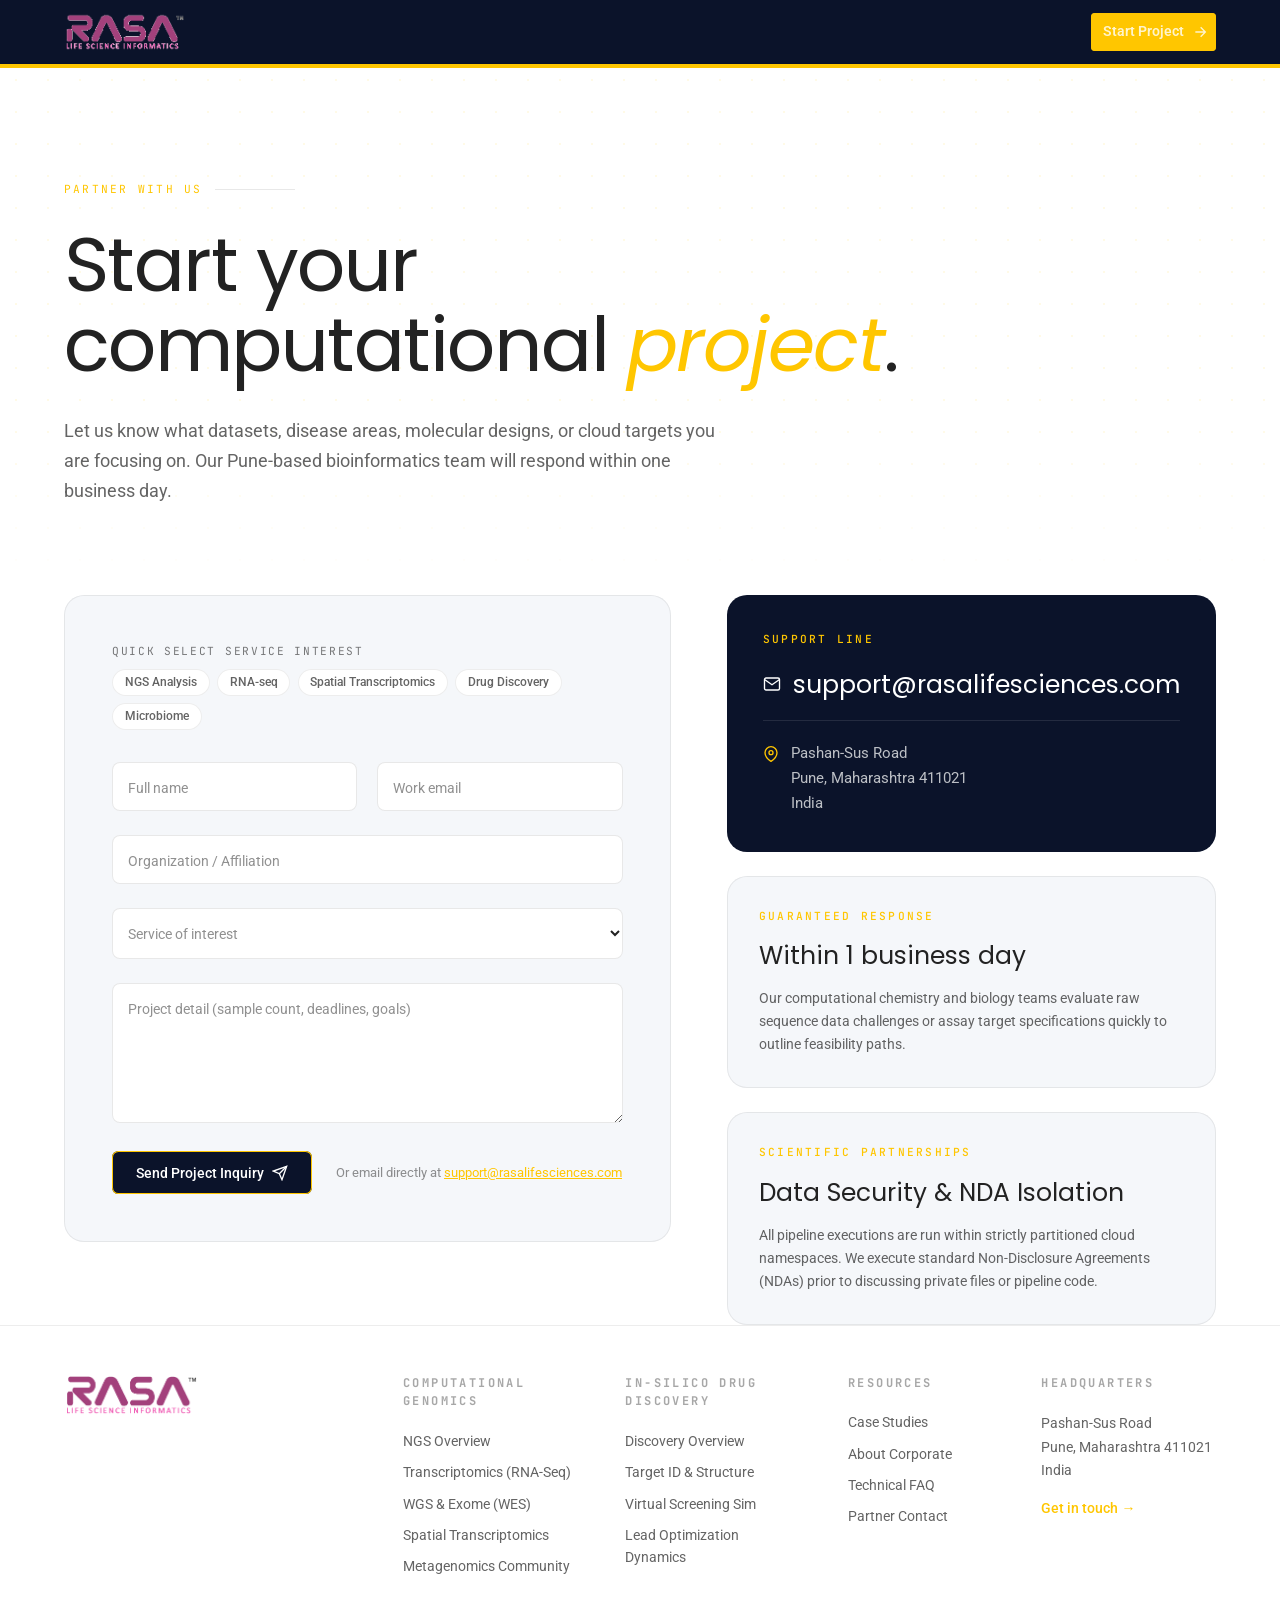
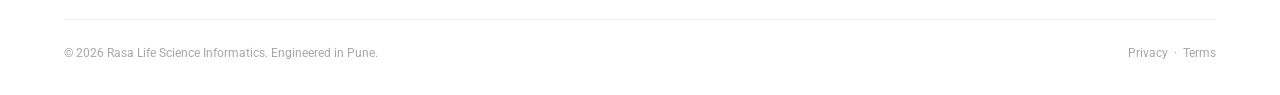
<file: contact.html>
<!DOCTYPE html>
<html lang="en">
<head>
  <meta charset="UTF-8">
  <meta name="viewport" content="width=device-width, initial-scale=1.0">
  <title>Partner With Us & Start a Project | RASA LSI</title>
  <meta name="description" content="Submit your project requirements, sample sizes, and sequencing platform specifications. Connect with our bioinformatics leads in Pune.">
  <link rel="icon" type="image/svg+xml" href="favicon.svg">
  <link rel="preconnect" href="https://fonts.googleapis.com">
  <link rel="preconnect" href="https://fonts.gstatic.com" crossorigin>
  <link href="https://fonts.googleapis.com/css2?family=Instrument+Serif:ital@0;1&family=Inter:wght@300;400;500;600;700&family=JetBrains+Mono:wght@400;500&display=swap" rel="stylesheet">
  <link rel="stylesheet" href="theme.css">
</head>
<body class="rasa">
  
  <!--
================================================================
  RASA LSI — CONTACT / PARTNER WITH US
  WordPress Custom HTML block. Self-contained.
  Design system: "Academic Precision" — cream + ink + forest leaf
================================================================
-->







<!-- =============== HEADER =============== -->
<header class="rasa rasa-header">
  <div class="rasa-header__inner">
    <div class="rasa-header__group">
      <a href="index.html" class="rasa-brand"><img src="logo.png" alt="RASA LSI Logo" style="height: 38px; width: auto; display: block; object-fit: contain; margin: 0;"></a>
                              <nav class="rasa-nav" aria-label="Primary Nav">
        <div class="rasa-nav__item">
          <a href="services-ngs.html">NGS Analysis <span class="rasa-nav__arrow">▼</span></a>
          <div class="rasa-nav__dropdown">
            <a href="services-ngs.html">Overview</a>
            <a href="services-ngs-transcriptomics.html">Transcriptomics (RNA-Seq)</a>
            <a href="services-ngs-wgs-wes.html">WGS &amp; Exome (WES)</a>
            <a href="services-ngs-spatial.html">Spatial Transcriptomics</a>
            <a href="services-ngs-metagenomics.html">Metagenomics</a>
          </div>
        </div>
        <div class="rasa-nav__item">
          <a href="services-drug-discovery.html">Drug Discovery <span class="rasa-nav__arrow">▼</span></a>
          <div class="rasa-nav__dropdown">
            <a href="services-drug-discovery.html">Overview</a>
            <a href="services-dd-target-id.html">Target ID &amp; Structure</a>
            <a href="services-dd-virtual-screening.html">Virtual Screening</a>
            <a href="services-dd-lead-optimization.html">Lead Optimization</a>
          </div>
        </div>
        <div class="rasa-nav__item"><a href="case-studies.html">Case Studies</a></div>
        <div class="rasa-nav__item"><a href="about.html">About</a></div>
        <div class="rasa-nav__item"><a href="faq.html">FAQ</a></div>
      </nav>
    </div>
    <div class="rasa-header__actions" style="display: flex; align-items: center; gap: 1rem;">
      
      <a href="contact.html" class="rasa-cta-btn">
        Start Project
        <svg viewBox="0 0 24 24" fill="none" stroke="currentColor" stroke-width="2" aria-hidden="true"><path d="M5 12h14M13 5l7 7-7 7"/></svg>
      </a>
    </div>
  </div>
</header>

<!-- =============== MAIN =============== -->
<main class="rasa rasa-page">

  <!-- HERO -->
  <section class="rasa-pagehero">
    <div class="rasa-grid-bg" aria-hidden="true"></div>
    <div class="container">
      <div class="rasa-reveal">
        <span class="rasa-eyebrow">Partner With Us<span class="rasa-eyebrow__rule"></span></span>
      </div>
      <h1 class="rasa-pagehero__h rasa-reveal" data-delay="1">
        Start your computational <span class="serif italic leaf">project</span>.
      </h1>
      <p class="rasa-pagehero__lede rasa-reveal" data-delay="2">
        Let us know what datasets, disease areas, molecular designs, or cloud targets you are focusing on. Our Pune-based bioinformatics team will respond within one business day.
      </p>
    </div>
  </section>

  <!-- SPLIT CONTENT -->
  <section>
    <div class="container rasa-contact-grid">
      
      <!-- FORM -->
      <div class="rasa-reveal">
        <form class="rasa-form" id="rasa-contact-form" novalidate>
          
          <!-- Interactive service tags chips -->
          <div class="rasa-service-chips-container">
            <span class="rasa-service-chips-label">Quick Select Service Interest</span>
            <div class="rasa-service-chips">
              <button type="button" class="rasa-service-chip" data-val="NGS Data Analysis">NGS Analysis</button>
              <button type="button" class="rasa-service-chip" data-val="RNA-seq / scRNA-seq">RNA-seq</button>
              <button type="button" class="rasa-service-chip" data-val="Spatial Transcriptomics">Spatial Transcriptomics</button>
              <button type="button" class="rasa-service-chip" data-val="In-Silico Drug Discovery">Drug Discovery</button>
              <button type="button" class="rasa-service-chip" data-val="Metagenomics &amp; Microbiome">Microbiome</button>
            </div>
          </div>

          <!-- Name & Email -->
          <div class="rasa-form-row">
            <div class="rasa-field">
              <input id="rasa-name" name="name" type="text" placeholder=" " required>
              <label for="rasa-name">Full name</label>
              <span class="rasa-error-hint">Please enter your name.</span>
            </div>
            <div class="rasa-field">
              <input id="rasa-email" name="email" type="email" placeholder=" " required>
              <label for="rasa-email">Work email</label>
              <span class="rasa-error-hint">Please enter a valid email address.</span>
            </div>
          </div>

          <!-- Organization -->
          <div class="rasa-field">
            <input id="rasa-org" name="org" type="text" placeholder=" " required>
            <label for="rasa-org">Organization / Affiliation</label>
            <span class="rasa-error-hint">Please enter your organization name.</span>
          </div>

          <!-- Service Dropdown -->
          <div class="rasa-field" id="service-select-field">
            <select id="rasa-service" name="service" required>
              <option value="" disabled selected hidden></option>
              <option value="NGS Data Analysis">NGS Data Analysis</option>
              <option value="RNA-seq / scRNA-seq">RNA-seq / scRNA-seq</option>
              <option value="WGS / WES">WGS / WES</option>
              <option value="Spatial Transcriptomics">Spatial Transcriptomics</option>
              <option value="Long-Read Sequencing">Long-Read Sequencing</option>
              <option value="Metagenomics &amp; Microbiome">Metagenomics &amp; Microbiome</option>
              <option value="Epigenomics (ATAC / ChIP / Methylome)">Epigenomics</option>
              <option value="In-Silico Drug Discovery">In-Silico Drug Discovery</option>
              <option value="Target Identification">Target Identification &amp; Validation</option>
              <option value="Virtual Screening / Hit Discovery">Virtual Screening / Hit Discovery</option>
              <option value="Lead Optimization">Lead Optimization</option>
              <option value="De Novo Drug Design">De Novo Drug Design</option>
              <option value="Network Pharmacology / Repurposing">Network Pharmacology / Repurposing</option>
              <option value="Other / Custom">Other / Custom Requirement</option>
            </select>
            <label for="rasa-service">Service of interest</label>
            <span class="rasa-error-hint">Please select a service option.</span>
          </div>

          <!-- Message -->
          <div class="rasa-field">
            <textarea id="rasa-message" name="message" placeholder=" " required></textarea>
            <label for="rasa-message">Project detail (sample count, deadlines, goals)</label>
            <span class="rasa-error-hint">Please describe your project scope.</span>
          </div>

          <!-- Submit Row -->
          <div style="display: flex; align-items: center; gap: 1.5rem; flex-wrap: wrap; margin-top: 0.5rem;">
            <button type="submit" class="rasa-btn rasa-btn--primary" id="submit-btn">
              <span>Send Project Inquiry</span>
              <svg viewBox="0 0 24 24" fill="none" stroke="currentColor" stroke-width="2" aria-hidden="true"><path d="M22 2 11 13"/><path d="M22 2l-7 20-4-9-9-4z"/></svg>
              <span class="rasa-btn-loader" aria-hidden="true"></span>
            </button>
            <span class="rasa-form__note">Or email directly at <a href="mailto:support@rasalifesciences.com">support@rasalifesciences.com</a></span>
          </div>

        </form>
      </div>

      <!-- ASIDE INFORMATION -->
      <div class="rasa-reveal" data-delay="1">
        <aside class="rasa-aside">
          
          <div class="rasa-aside__ink">
            <span class="rasa-aside__lbl">Support Line</span>
            <a href="mailto:support@rasalifesciences.com" class="rasa-aside__email">
              <svg viewBox="0 0 24 24" aria-hidden="true"><path d="M4 4h16c1 0 2 1 2 2v12c0 1-1 2-2 2H4c-1 0-2-1-2-2V6c0-1 1-2 2-2z"/><polyline points="22,6 12,13 2,6"/></svg>
              support@rasalifesciences.com
            </a>
            <div class="rasa-aside__hr"></div>
            <div class="rasa-aside__addr">
              <svg viewBox="0 0 24 24" aria-hidden="true"><path d="M21 10c0 7-9 13-9 13s-9-6-9-13a9 9 0 0 1 18 0z"/><circle cx="12" cy="10" r="3"/></svg>
              <span>Pashan-Sus Road<br>Pune, Maharashtra 411021<br>India</span>
            </div>
          </div>

          <div class="rasa-aside__muted">
            <span class="rasa-aside__lbl" style="color: var(--leaf);">Guaranteed Response</span>
            <h3>Within 1 business day</h3>
            <p>Our computational chemistry and biology teams evaluate raw sequence data challenges or assay target specifications quickly to outline feasibility paths.</p>
          </div>

          <div class="rasa-aside__muted">
            <span class="rasa-aside__lbl" style="color: var(--leaf);">Scientific Partnerships</span>
            <h3>Data Security &amp; NDA Isolation</h3>
            <p>All pipeline executions are run within strictly partitioned cloud namespaces. We execute standard Non-Disclosure Agreements (NDAs) prior to discussing private files or pipeline code.</p>
          </div>

        </aside>
      </div>

    </div>
  </section>

</main>

<!-- TOAST CONTAINER -->
<div class="rasa rasa-toast" id="success-toast" role="alert" aria-live="polite">
  <svg viewBox="0 0 24 24" fill="none" stroke="currentColor" stroke-width="2.5" aria-hidden="true"><path d="M22 11.08V12a10 10 0 1 1-5.93-9.14"/><polyline points="22 4 12 14.01 9 11.01"/></svg>
  <div class="rasa-toast__text" id="toast-message">Opening mail client to send request...</div>
</div>

<!-- =============== FOOTER =============== -->
<footer class="rasa rasa-footer">
  <div class="container">
    <div class="rasa-footer__grid">
      <div>
        <div class="rasa-footer__brand"><img src="logo.png" alt="RASA LSI Logo" style="height: 42px; width: auto; display: block; object-fit: contain;"></div>
      </div>
      <div>
        <h4>Computational Genomics</h4>
        <a href="services-ngs.html">NGS Overview</a>
        <a href="services-ngs-transcriptomics.html">Transcriptomics (RNA-Seq)</a>
        <a href="services-ngs-wgs-wes.html">WGS &amp; Exome (WES)</a>
        <a href="services-ngs-spatial.html">Spatial Transcriptomics</a>
        <a href="services-ngs-metagenomics.html">Metagenomics Community</a>
      </div>
      <div>
        <h4>In-Silico Drug Discovery</h4>
        <a href="services-drug-discovery.html">Discovery Overview</a>
        <a href="services-dd-target-id.html">Target ID &amp; Structure</a>
        <a href="services-dd-virtual-screening.html">Virtual Screening Sim</a>
        <a href="services-dd-lead-optimization.html">Lead Optimization Dynamics</a>
      </div>
      <div>
        <h4>Resources</h4>
        <a href="case-studies.html">Case Studies</a>
        <a href="about.html">About Corporate</a>
        <a href="faq.html">Technical FAQ</a>
        <a href="contact.html">Partner Contact</a>
      </div>
      <div>
        <h4>Headquarters</h4>
        <p style="font-size: 0.875rem; color: var(--foreground-70); line-height: 1.65; margin: 0 0 1rem;">
          Pashan-Sus Road<br>
          Pune, Maharashtra 411021<br>
          India
        </p>
        <a href="contact.html" style="font-weight: 500; color: var(--leaf);">Get in touch →</a>
      </div>
    </div>
    <div class="rasa-footer__bottom">
      <span>© <span id="rasa-year">2026</span> Rasa Life Science Informatics. Engineered in Pune.</span>
      <span><a href="/privacy">Privacy</a> &nbsp;·&nbsp; <a href="/terms">Terms</a></span>
    </div>
  </div>
</footer>
  <script>

(function () {
  var y = document.getElementById('rasa-year');
  if (y) y.textContent = new Date().getFullYear();

    // Active navigation link detection
  try {
    var path = window.location.pathname;
    var page = path.split('/').pop();
    if (!page || page === '') page = 'index.html';
    document.querySelectorAll('.rasa-nav a').forEach(function (a) {
      a.classList.remove('is-active');
      var href = a.getAttribute('href').split('#')[0].split('/').pop();
      if (href === page) a.classList.add('is-active');
    });
  } catch (e) {}

  // Reveal animations on scroll
  var reveals = document.querySelectorAll('.rasa-reveal');
  var ioReveal = new IntersectionObserver(function (entries) {
    entries.forEach(function (e) {
      if (e.isIntersecting) {
        e.target.classList.add('is-visible');
        ioReveal.unobserve(e.target);
      }
    });
  }, { threshold: 0.1 });
  reveals.forEach(function (el) { ioReveal.observe(el); });

  // Floating label select value tracker
  var selectEl = document.getElementById('rasa-service');
  var selectField = document.getElementById('service-select-field');
  selectEl.addEventListener('change', function () {
    if (selectEl.value !== "") {
      selectField.classList.add('has-value');
    } else {
      selectField.classList.remove('has-value');
    }
    // Update active state on tag chips
    chips.forEach(function (chip) {
      if (chip.getAttribute('data-val') === selectEl.value) {
        chip.classList.add('is-active');
      } else {
        chip.classList.remove('is-active');
      }
    });
  });

  // Service tag chips click handler
  var chips = document.querySelectorAll('.rasa-service-chip');
  chips.forEach(function (chip) {
    chip.addEventListener('click', function () {
      chips.forEach(function (c) { c.classList.remove('is-active'); });
      chip.classList.add('is-active');
      
      var val = chip.getAttribute('data-val');
      selectEl.value = val;
      selectField.classList.add('has-value');
      
      // Trigger validation check on change
      validateField(selectEl);
    });
  });

  // Form Submission & Real-time Field Validation
  var form = document.getElementById('rasa-contact-form');
  var submitBtn = document.getElementById('submit-btn');
  var toast = document.getElementById('success-toast');

  var inputs = form.querySelectorAll('input, textarea, select');
  
  // Real-time blur validation
  inputs.forEach(function (input) {
    input.addEventListener('blur', function () {
      validateField(input);
    });
    input.addEventListener('input', function () {
      if (input.closest('.rasa-field').classList.contains('has-error')) {
        validateField(input);
      }
    });
  });

  function validateField(input) {
    var field = input.closest('.rasa-field');
    if (!field) return true;
    
    var isValid = true;
    
    if (input.required) {
      if (input.value.trim() === "") {
        isValid = false;
      }
    }
    
    if (isValid && input.type === 'email') {
      var emailRegex = /^[^\s@]+@[^\s@]+\.[^\s@]+$/;
      if (!emailRegex.test(input.value.trim())) {
        isValid = false;
      }
    }
    
    if (!isValid) {
      field.classList.add('has-error');
    } else {
      field.classList.remove('has-error');
    }
    
    return isValid;
  }

  form.addEventListener('submit', function (e) {
    e.preventDefault();
    
    var formIsValid = true;
    inputs.forEach(function (input) {
      var fieldValid = validateField(input);
      if (!fieldValid) formIsValid = false;
    });

    if (!formIsValid) {
      return;
    }

    // Submitting state
    submitBtn.classList.add('is-submitting');
    submitBtn.querySelector('span').textContent = 'Preparing Inquiry...';

    // Simulate short network delay before opening mail client
    setTimeout(function () {
      var name = form.name.value.trim();
      var email = form.email.value.trim();
      var org = form.org.value.trim();
      var service = form.service.value;
      var message = form.message.value.trim();

      var subject = 'Inquiry: ' + service + ' — ' + name;
      var body = 
        'Project Inquiry\n' +
        '========================================\n' +
        'Name: ' + name + '\n' +
        'Email: ' + email + '\n' +
        'Organization: ' + org + '\n' +
        'Service Area: ' + service + '\n' +
        '========================================\n\n' +
        'Project Requirements:\n' + message + '\n\n' +
        '---\nSent via RASA LSI Informatics Inquiry Form';

      var mailto = 'mailto:support@rasalifesciences.com' +
        '?subject=' + encodeURIComponent(subject) +
        '&body=' + encodeURIComponent(body);

      // Open mail client
      window.location.href = mailto;

      // Show success toast
      toast.classList.add('is-show');
      
      // Reset button state
      submitBtn.classList.remove('is-submitting');
      submitBtn.querySelector('span').textContent = 'Send Project Inquiry';

      // Hide toast after 4.5 seconds
      setTimeout(function () {
        toast.classList.remove('is-show');
      }, 4500);

    }, 1100);
  });

})();

  
</script>
</body>
</html>
</file>
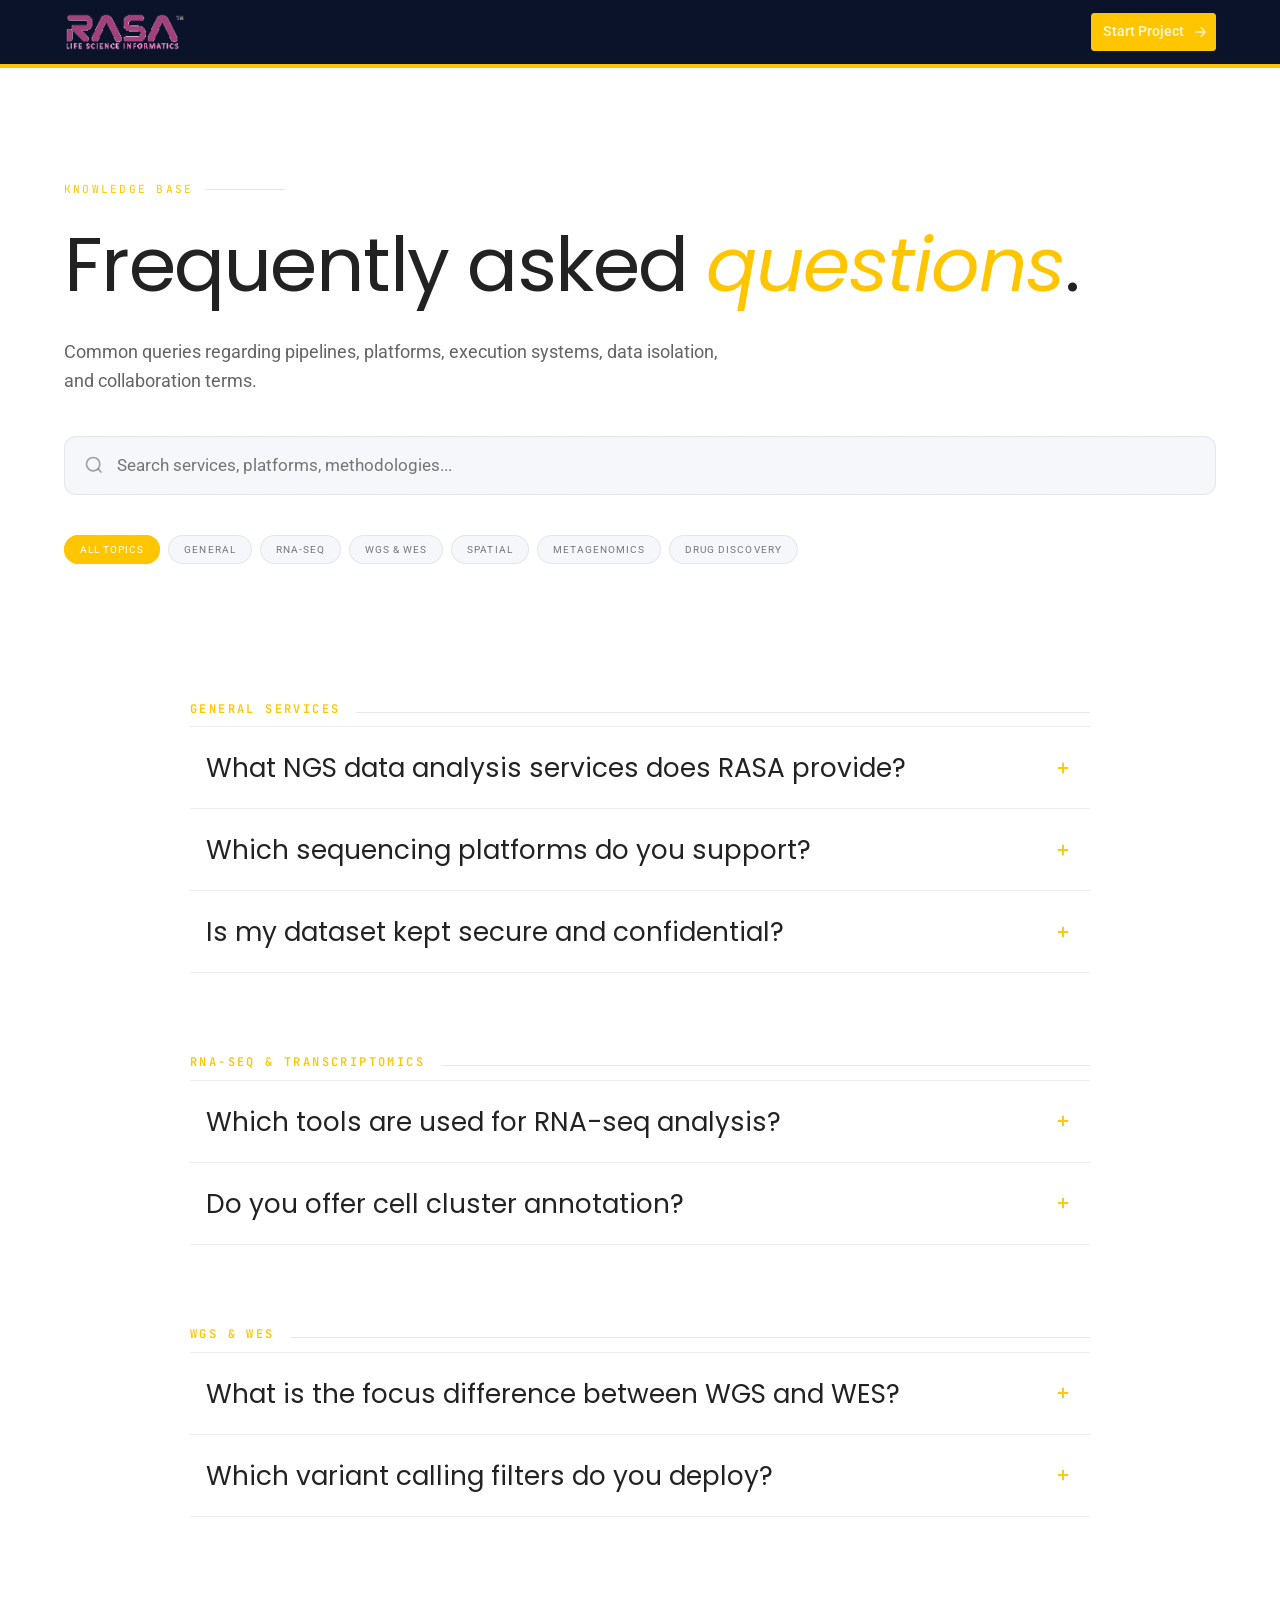
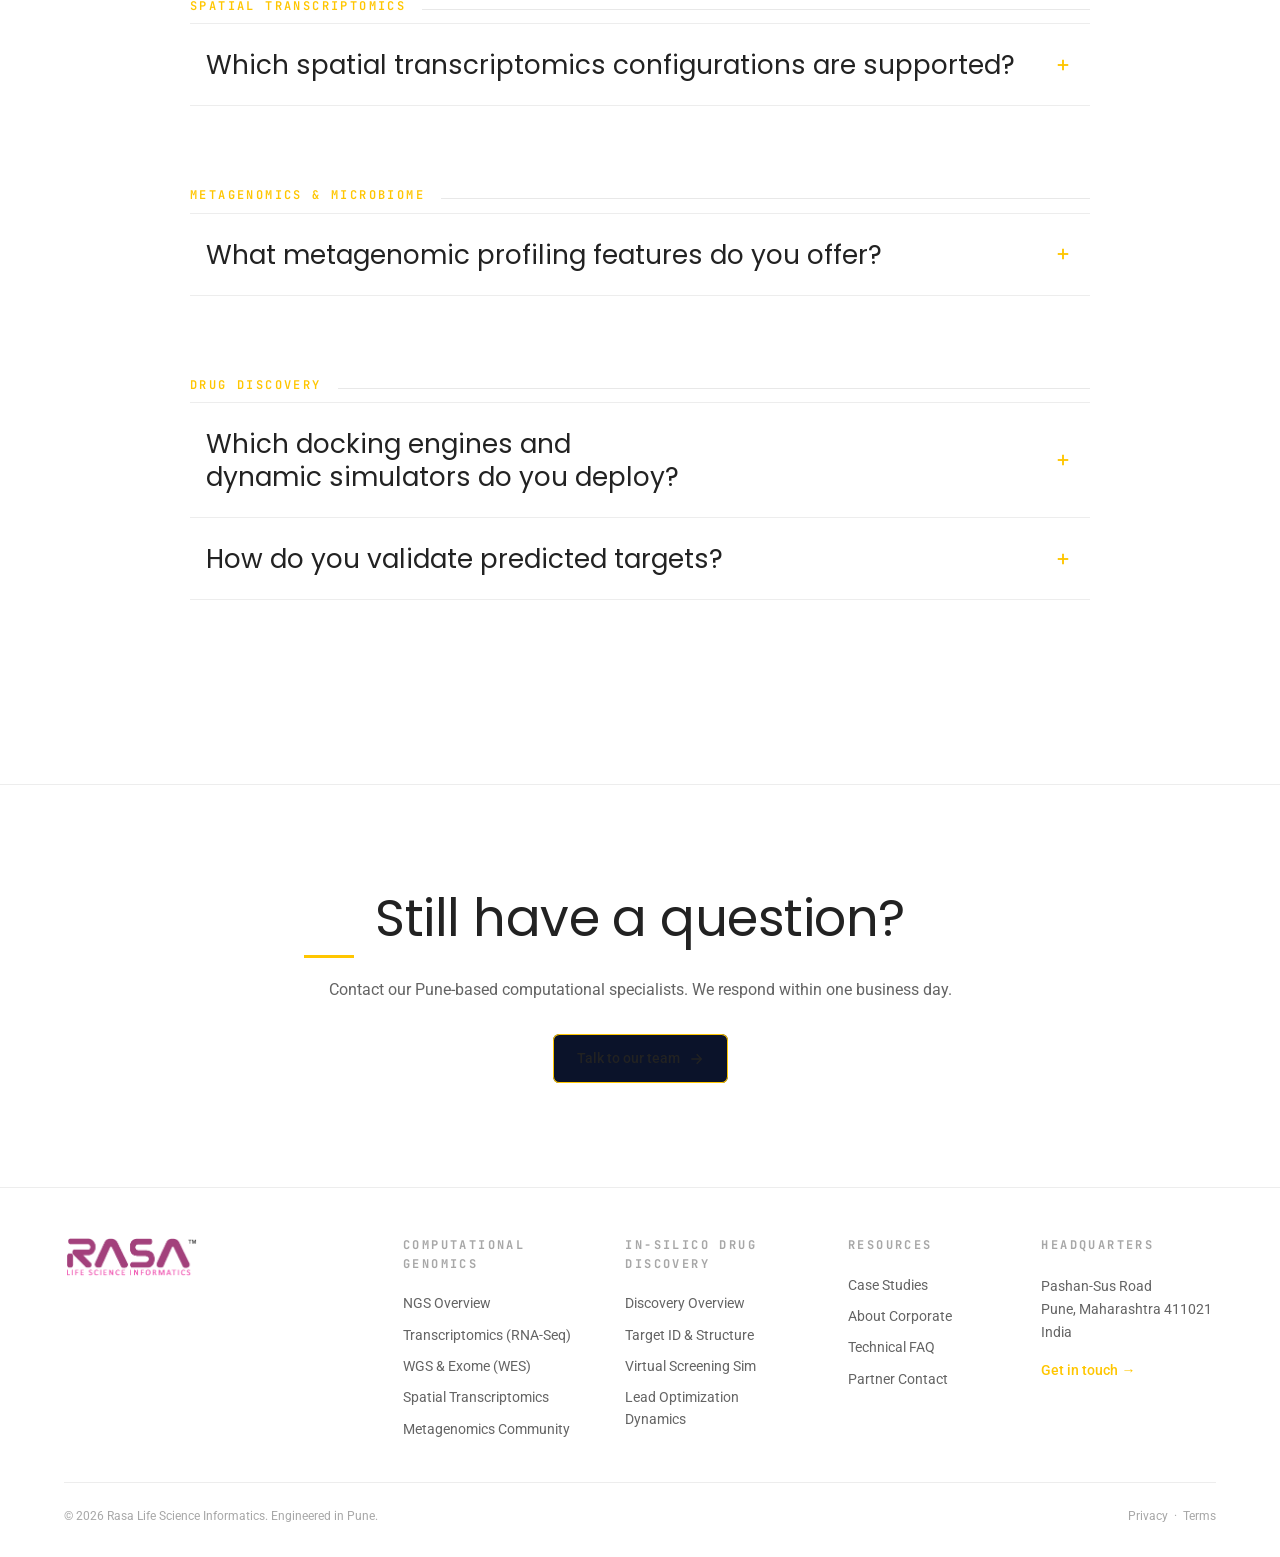
<file: faq.html>
<!DOCTYPE html>
<html lang="en">
<head>
  <meta charset="UTF-8">
  <meta name="viewport" content="width=device-width, initial-scale=1.0">
  <title>Frequently Asked Questions | RASA LSI</title>
  <meta name="description" content="Answers and technical specifications regarding sequencing platforms (Illumina, ONT, PacBio), analytics tools, data security, and drug design workflows.">
  <link rel="icon" type="image/svg+xml" href="favicon.svg">
  <link rel="preconnect" href="https://fonts.googleapis.com">
  <link rel="preconnect" href="https://fonts.gstatic.com" crossorigin>
  <link href="https://fonts.googleapis.com/css2?family=Instrument+Serif:ital@0;1&family=Inter:wght@300;400;500;600;700&family=JetBrains+Mono:wght@400;500&display=swap" rel="stylesheet">
  <link rel="stylesheet" href="theme.css">
</head>
<body class="rasa">
  
  <!--
================================================================
  RASA LSI — FAQ PAGE
  WordPress Custom HTML block. Self-contained.
  Design system: "Academic Precision" — cream + ink + forest leaf
================================================================
-->







<!-- =============== HEADER =============== -->
<header class="rasa rasa-header">
  <div class="rasa-header__inner">
    <div class="rasa-header__group">
      <a href="index.html" class="rasa-brand"><img src="logo.png" alt="RASA LSI Logo" style="height: 38px; width: auto; display: block; object-fit: contain; margin: 0;"></a>
                              <nav class="rasa-nav" aria-label="Primary Nav">
        <div class="rasa-nav__item">
          <a href="services-ngs.html">NGS Analysis <span class="rasa-nav__arrow">▼</span></a>
          <div class="rasa-nav__dropdown">
            <a href="services-ngs.html">Overview</a>
            <a href="services-ngs-transcriptomics.html">Transcriptomics (RNA-Seq)</a>
            <a href="services-ngs-wgs-wes.html">WGS &amp; Exome (WES)</a>
            <a href="services-ngs-spatial.html">Spatial Transcriptomics</a>
            <a href="services-ngs-metagenomics.html">Metagenomics</a>
          </div>
        </div>
        <div class="rasa-nav__item">
          <a href="services-drug-discovery.html">Drug Discovery <span class="rasa-nav__arrow">▼</span></a>
          <div class="rasa-nav__dropdown">
            <a href="services-drug-discovery.html">Overview</a>
            <a href="services-dd-target-id.html">Target ID &amp; Structure</a>
            <a href="services-dd-virtual-screening.html">Virtual Screening</a>
            <a href="services-dd-lead-optimization.html">Lead Optimization</a>
          </div>
        </div>
        <div class="rasa-nav__item"><a href="case-studies.html">Case Studies</a></div>
        <div class="rasa-nav__item"><a href="about.html">About</a></div>
        <div class="rasa-nav__item"><a href="faq.html">FAQ</a></div>
      </nav>
    </div>
    <div class="rasa-header__actions" style="display: flex; align-items: center; gap: 1rem;">
      
      <a href="contact.html" class="rasa-cta-btn">
        Start Project
        <svg viewBox="0 0 24 24" fill="none" stroke="currentColor" stroke-width="2" aria-hidden="true"><path d="M5 12h14M13 5l7 7-7 7"/></svg>
      </a>
    </div>
  </div>
</header>

<!-- =============== MAIN =============== -->
<main class="rasa rasa-page">

  <!-- PAGE HERO -->
  <section class="rasa-pagehero">
    <div class="rasa-grid-bg" aria-hidden="true"></div>
    <div class="container">
      <div class="rasa-reveal">
        <span class="rasa-eyebrow">Knowledge Base<span class="rasa-eyebrow__rule"></span></span>
      </div>
      <h1 class="rasa-pagehero__h rasa-reveal" data-delay="1">
        Frequently asked <span class="serif italic leaf">questions</span>.
      </h1>
      <p class="rasa-pagehero__lede rasa-reveal" data-delay="2">
        Common queries regarding pipelines, platforms, execution systems, data isolation, and collaboration terms.
      </p>

      <!-- Premium Search Input -->
      <div class="rasa-search-container rasa-reveal" data-delay="2">
        <svg class="rasa-search-icon" viewBox="0 0 24 24" fill="none" stroke="currentColor" stroke-width="2" aria-hidden="true"><circle cx="11" cy="11" r="8"/><path d="m21 21-4.3-4.3"/></svg>
        <input type="text" class="rasa-search-input" id="faq-search" placeholder="Search services, platforms, methodologies...">
      </div>

      <!-- Category Filter Chips -->
      <div class="rasa-chips rasa-reveal" data-delay="2">
        <button class="rasa-chip-btn is-active" data-group="all">All Topics</button>
        <button class="rasa-chip-btn" data-group="general">General</button>
        <button class="rasa-chip-btn" data-group="rna-seq">RNA-seq</button>
        <button class="rasa-chip-btn" data-group="wgs-wes">WGS &amp; WES</button>
        <button class="rasa-chip-btn" data-group="spatial">Spatial</button>
        <button class="rasa-chip-btn" data-group="metagenomics">Metagenomics</button>
        <button class="rasa-chip-btn" data-group="drug-discovery">Drug Discovery</button>
      </div>

    </div>
  </section>

  <!-- Accordions List -->
  <section style="padding: 1rem 0 6.5rem;" class="rasa-faq-wrap" id="faq-list">

    <!-- GENERAL -->
    <div class="rasa-faq-group" data-category="general">
      <div class="rasa-faq-group__head">
        <span class="rasa-faq-group__lbl">General Services</span>
        <span class="rasa-faq-group__rule"></span>
      </div>
      <div class="rasa-faq">
        <div class="rasa-faq__item">
          <button class="rasa-faq__q" aria-expanded="false">
            <span class="rasa-faq__q-text">What NGS data analysis services does RASA provide?</span>
            <span class="rasa-faq__icon"><svg viewBox="0 0 24 24" aria-hidden="true"><line x1="12" y1="5" x2="12" y2="19"/><line x1="5" y1="12" x2="19" y2="12"/></svg></span>
          </button>
          <div class="rasa-faq__a">
            <div class="rasa-faq__a-inner">
              <p>We provide full-spectrum sequencing analysis including RNA-seq (bulk &amp; single-cell), Whole Genome (WGS), Whole Exome (WES), spatial transcriptomics, microbiome assemblies, and multi-omics biological integration.</p>
            </div>
          </div>
        </div>

        <div class="rasa-faq__item">
          <button class="rasa-faq__q" aria-expanded="false">
            <span class="rasa-faq__q-text">Which sequencing platforms do you support?</span>
            <span class="rasa-faq__icon"><svg viewBox="0 0 24 24" aria-hidden="true"><line x1="12" y1="5" x2="12" y2="19"/><line x1="5" y1="12" x2="19" y2="12"/></svg></span>
          </button>
          <div class="rasa-faq__a">
            <div class="rasa-faq__a-inner">
              <p>Our pipelines align sequences generated across major vendor architectures:</p>
              <ul>
                <li>Illumina platforms (NovaSeq, MiSeq)</li>
                <li>Oxford Nanopore Technologies (ONT)</li>
                <li>PacBio HiFi long-read configurations</li>
                <li>10x Genomics Single-cell structures</li>
              </ul>
            </div>
          </div>
        </div>

        <div class="rasa-faq__item">
          <button class="rasa-faq__q" aria-expanded="false">
            <span class="rasa-faq__q-text">Is my dataset kept secure and confidential?</span>
            <span class="rasa-faq__icon"><svg viewBox="0 0 24 24" aria-hidden="true"><line x1="12" y1="5" x2="12" y2="19"/><line x1="5" y1="12" x2="19" y2="12"/></svg></span>
          </button>
          <div class="rasa-faq__a">
            <div class="rasa-faq__a-inner">
              <p>Yes. Data isolation is a core parameter. Client sequence raw data is processed using isolated cloud environments with restricted permission keys and absolute project separation.</p>
            </div>
          </div>
        </div>
      </div>
    </div>

    <!-- RNA-SEQ -->
    <div class="rasa-faq-group" data-category="rna-seq">
      <div class="rasa-faq-group__head">
        <span class="rasa-faq-group__lbl">RNA-seq &amp; Transcriptomics</span>
        <span class="rasa-faq-group__rule"></span>
      </div>
      <div class="rasa-faq">
        <div class="rasa-faq__item">
          <button class="rasa-faq__q" aria-expanded="false">
            <span class="rasa-faq__q-text">Which tools are used for RNA-seq analysis?</span>
            <span class="rasa-faq__icon"><svg viewBox="0 0 24 24" aria-hidden="true"><line x1="12" y1="5" x2="12" y2="19"/><line x1="5" y1="12" x2="19" y2="12"/></svg></span>
          </button>
          <div class="rasa-faq__a">
            <div class="rasa-faq__a-inner">
              <p>Our standard transcriptomics configurations deploy STAR, Salmon, DESeq2, edgeR, and Seurat / Scanpy packages depending on whether single-cell or bulk formats are processed.</p>
            </div>
          </div>
        </div>

        <div class="rasa-faq__item">
          <button class="rasa-faq__q" aria-expanded="false">
            <span class="rasa-faq__q-text">Do you offer cell cluster annotation?</span>
            <span class="rasa-faq__icon"><svg viewBox="0 0 24 24" aria-hidden="true"><line x1="12" y1="5" x2="12" y2="19"/><line x1="5" y1="12" x2="19" y2="12"/></svg></span>
          </button>
          <div class="rasa-faq__a">
            <div class="rasa-faq__a-inner">
              <p>Yes. We map single-cell clusters against validated biomarker reference databases using machine learning assisted classifiers combined with manual biological curation.</p>
            </div>
          </div>
        </div>
      </div>
    </div>

    <!-- WGS & WES -->
    <div class="rasa-faq-group" data-category="wgs-wes">
      <div class="rasa-faq-group__head">
        <span class="rasa-faq-group__lbl">WGS &amp; WES</span>
        <span class="rasa-faq-group__rule"></span>
      </div>
      <div class="rasa-faq">
        <div class="rasa-faq__item">
          <button class="rasa-faq__q" aria-expanded="false">
            <span class="rasa-faq__q-text">What is the focus difference between WGS and WES?</span>
            <span class="rasa-faq__icon"><svg viewBox="0 0 24 24" aria-hidden="true"><line x1="12" y1="5" x2="12" y2="19"/><line x1="5" y1="12" x2="19" y2="12"/></svg></span>
          </button>
          <div class="rasa-faq__a">
            <div class="rasa-faq__a-inner">
              <p>Whole Genome Sequencing (WGS) profiles the entire genomic sequence (both coding exons and non-coding introns), whereas Whole Exome Sequencing (WES) targets only the protein-coding boundaries where key clinical mutations reside.</p>
            </div>
          </div>
        </div>

        <div class="rasa-faq__item">
          <button class="rasa-faq__q" aria-expanded="false">
            <span class="rasa-faq__q-text">Which variant calling filters do you deploy?</span>
            <span class="rasa-faq__icon"><svg viewBox="0 0 24 24" aria-hidden="true"><line x1="12" y1="5" x2="12" y2="19"/><line x1="5" y1="12" x2="19" y2="12"/></svg></span>
          </button>
          <div class="rasa-faq__a">
            <div class="rasa-faq__a-inner">
              <p>We deploy GATK4 best practice filters, variant annotations via Ensembl VEP, ANNOVAR, ClinVar classifications, and gnomAD frequency thresholds.</p>
            </div>
          </div>
        </div>
      </div>
    </div>

    <!-- SPATIAL -->
    <div class="rasa-faq-group" data-category="spatial">
      <div class="rasa-faq-group__head">
        <span class="rasa-faq-group__lbl">Spatial Transcriptomics</span>
        <span class="rasa-faq-group__rule"></span>
      </div>
      <div class="rasa-faq">
        <div class="rasa-faq__item">
          <button class="rasa-faq__q" aria-expanded="false">
            <span class="rasa-faq__q-text">Which spatial transcriptomics configurations are supported?</span>
            <span class="rasa-faq__icon"><svg viewBox="0 0 24 24" aria-hidden="true"><line x1="12" y1="5" x2="12" y2="19"/><line x1="5" y1="12" x2="19" y2="12"/></svg></span>
          </button>
          <div class="rasa-faq__a">
            <div class="rasa-faq__a-inner">
              <p>We support 10x Genomics Visium datasets (fresh frozen and FFPE section sections), Slide-seq, and MERFISH high-resolution coordinates.</p>
            </div>
          </div>
        </div>
      </div>
    </div>

    <!-- METAGENOMICS -->
    <div class="rasa-faq-group" data-category="metagenomics">
      <div class="rasa-faq-group__head">
        <span class="rasa-faq-group__lbl">Metagenomics &amp; Microbiome</span>
        <span class="rasa-faq-group__rule"></span>
      </div>
      <div class="rasa-faq">
        <div class="rasa-faq__item">
          <button class="rasa-faq__q" aria-expanded="false">
            <span class="rasa-faq__q-text">What metagenomic profiling features do you offer?</span>
            <span class="rasa-faq__icon"><svg viewBox="0 0 24 24" aria-hidden="true"><line x1="12" y1="5" x2="12" y2="19"/><line x1="5" y1="12" x2="19" y2="12"/></svg></span>
          </button>
          <div class="rasa-faq__a">
            <div class="rasa-faq__a-inner">
              <p>We provide taxonomic classification, functional pathway mapping, antibiotic resistome profiles, and community diversity metrics using Kraken2 and HumAnN3 tools.</p>
            </div>
          </div>
        </div>
      </div>
    </div>

    <!-- DRUG DISCOVERY -->
    <div class="rasa-faq-group" data-category="drug-discovery">
      <div class="rasa-faq-group__head">
        <span class="rasa-faq-group__lbl">Drug Discovery</span>
        <span class="rasa-faq-group__rule"></span>
      </div>
      <div class="rasa-faq">
        <div class="rasa-faq__item">
          <button class="rasa-faq__q" aria-expanded="false">
            <span class="rasa-faq__q-text">Which docking engines and dynamic simulators do you deploy?</span>
            <span class="rasa-faq__icon"><svg viewBox="0 0 24 24" aria-hidden="true"><line x1="12" y1="5" x2="12" y2="19"/><line x1="5" y1="12" x2="19" y2="12"/></svg></span>
          </button>
          <div class="rasa-faq__a">
            <div class="rasa-faq__a-inner">
              <p>We deploy AutoDock Vina, Smina, CB-Dock2, and MM-GBSA scoring. Molecular dynamics are simulated using GROMACS and AMBER; ADMET profiling uses pkCSM, SwissADME, and ProTox-II; generative molecule design is powered by REINVENT models.</p>
            </div>
          </div>
        </div>

        <div class="rasa-faq__item">
          <button class="rasa-faq__q" aria-expanded="false">
            <span class="rasa-faq__q-text">How do you validate predicted targets?</span>
            <span class="rasa-faq__icon"><svg viewBox="0 0 24 24" aria-hidden="true"><line x1="12" y1="5" x2="12" y2="19"/><line x1="5" y1="12" x2="19" y2="12"/></svg></span>
          </button>
          <div class="rasa-faq__a">
            <div class="rasa-faq__a-inner">
              <p>We validation-score candidate targets by mapping them against open-source patient-derived databases (TCGA, GTEx, OpenTargets) and pathways (STRING, Reactome, KEGG).</p>
            </div>
          </div>
        </div>
      </div>
    </div>

  </section>

  <!-- STILL QUESTIONS -->
  <section style="padding: 4rem 0 6.5rem; text-align: center; border-top: 1px solid var(--border);">
    <div class="container" style="max-width: 720px;">
      <h2 class="rasa-h2" style="margin-bottom: 1.25rem; max-width: 24ch; margin-left: auto; margin-right: auto;">Still have a question?</h2>
      <p style="color: var(--foreground-70); margin-bottom: 2rem;">
        Contact our Pune-based computational specialists. We respond within one business day.
      </p>
      <a href="contact.html" class="rasa-btn rasa-btn--primary">
        Talk to our team
        <svg viewBox="0 0 24 24" fill="none" stroke="currentColor" stroke-width="2" aria-hidden="true"><path d="M5 12h14M13 5l7 7-7 7"/></svg>
      </a>
    </div>
  </section>
</main>

<!-- =============== FOOTER =============== -->
<footer class="rasa rasa-footer">
  <div class="container">
    <div class="rasa-footer__grid">
      <div>
        <div class="rasa-footer__brand"><img src="logo.png" alt="RASA LSI Logo" style="height: 42px; width: auto; display: block; object-fit: contain;"></div>
      </div>
      <div>
        <h4>Computational Genomics</h4>
        <a href="services-ngs.html">NGS Overview</a>
        <a href="services-ngs-transcriptomics.html">Transcriptomics (RNA-Seq)</a>
        <a href="services-ngs-wgs-wes.html">WGS &amp; Exome (WES)</a>
        <a href="services-ngs-spatial.html">Spatial Transcriptomics</a>
        <a href="services-ngs-metagenomics.html">Metagenomics Community</a>
      </div>
      <div>
        <h4>In-Silico Drug Discovery</h4>
        <a href="services-drug-discovery.html">Discovery Overview</a>
        <a href="services-dd-target-id.html">Target ID &amp; Structure</a>
        <a href="services-dd-virtual-screening.html">Virtual Screening Sim</a>
        <a href="services-dd-lead-optimization.html">Lead Optimization Dynamics</a>
      </div>
      <div>
        <h4>Resources</h4>
        <a href="case-studies.html">Case Studies</a>
        <a href="about.html">About Corporate</a>
        <a href="faq.html">Technical FAQ</a>
        <a href="contact.html">Partner Contact</a>
      </div>
      <div>
        <h4>Headquarters</h4>
        <p style="font-size: 0.875rem; color: var(--foreground-70); line-height: 1.65; margin: 0 0 1rem;">
          Pashan-Sus Road<br>
          Pune, Maharashtra 411021<br>
          India
        </p>
        <a href="contact.html" style="font-weight: 500; color: var(--leaf);">Get in touch →</a>
      </div>
    </div>
    <div class="rasa-footer__bottom">
      <span>© <span id="rasa-year">2026</span> Rasa Life Science Informatics. Engineered in Pune.</span>
      <span><a href="/privacy">Privacy</a> &nbsp;·&nbsp; <a href="/terms">Terms</a></span>
    </div>
  </div>
</footer>
  <script>

(function () {
  var y = document.getElementById('rasa-year');
  if (y) y.textContent = new Date().getFullYear();

    // Active navigation link detection
  try {
    var path = window.location.pathname;
    var page = path.split('/').pop();
    if (!page || page === '') page = 'index.html';
    document.querySelectorAll('.rasa-nav a').forEach(function (a) {
      a.classList.remove('is-active');
      var href = a.getAttribute('href').split('#')[0].split('/').pop();
      if (href === page) a.classList.add('is-active');
    });
  } catch (e) {}

  // Reveal animations on scroll
  var reveals = document.querySelectorAll('.rasa-reveal');
  var ioReveal = new IntersectionObserver(function (entries) {
    entries.forEach(function (e) {
      if (e.isIntersecting) {
        e.target.classList.add('is-visible');
        ioReveal.unobserve(e.target);
      }
    });
  }, { threshold: 0.1 });
  reveals.forEach(function (el) { ioReveal.observe(el); });

  // Accordion toggle click handler
  var accordionItems = document.querySelectorAll('.rasa-faq__item');
  accordionItems.forEach(function (item) {
    var button = item.querySelector('.rasa-faq__q');
    button.addEventListener('click', function () {
      var isOpen = item.classList.contains('is-open');
      // Close other accordions
      accordionItems.forEach(function (otherItem) {
        otherItem.classList.remove('is-open');
        otherItem.querySelector('.rasa-faq__q').setAttribute('aria-expanded', 'false');
      });
      if (!isOpen) {
        item.classList.add('is-open');
        button.setAttribute('aria-expanded', 'true');
      }
    });
  });

  // Search filter and text highlighter
  var searchInput = document.getElementById('faq-search');
  var faqGroups = document.querySelectorAll('.rasa-faq-group');
  var faqItems = document.querySelectorAll('.rasa-faq__item');

  searchInput.addEventListener('input', function () {
    var query = searchInput.value.trim().toLowerCase();
    
    // Clear chips selection if searching
    if (query !== '') {
      document.querySelectorAll('.rasa-chip-btn').forEach(function (c) { c.classList.remove('is-active'); });
      document.querySelector('.rasa-chip-btn[data-group="all"]').classList.add('is-active');
    }

    faqItems.forEach(function (item) {
      var qTextEl = item.querySelector('.rasa-faq__q-text');
      var aInnerEl = item.querySelector('.rasa-faq__a-inner');
      
      var qTextOriginal = qTextEl.getAttribute('data-original') || qTextEl.innerHTML;
      if (!qTextEl.getAttribute('data-original')) qTextEl.setAttribute('data-original', qTextOriginal);
      
      var aTextOriginal = aInnerEl.getAttribute('data-original') || aInnerEl.innerHTML;
      if (!aInnerEl.getAttribute('data-original')) aInnerEl.setAttribute('data-original', aTextOriginal);

      if (query === '') {
        qTextEl.innerHTML = qTextOriginal;
        aInnerEl.innerHTML = aTextOriginal;
        item.style.display = 'block';
        item.classList.remove('is-open');
        item.querySelector('.rasa-faq__q').setAttribute('aria-expanded', 'false');
      } else {
        var qMatched = qTextOriginal.toLowerCase().indexOf(query) !== -1;
        var aMatched = aTextOriginal.toLowerCase().indexOf(query) !== -1;

        if (qMatched || aMatched) {
          item.style.display = 'block';
          item.classList.add('is-open');
          item.querySelector('.rasa-faq__q').setAttribute('aria-expanded', 'true');
          
          // Highlight match
          var regex = new RegExp('(' + escapeRegExp(query) + ')', 'gi');
          qTextEl.innerHTML = qTextOriginal.replace(regex, '<mark>$1</mark>');
          aInnerEl.innerHTML = aTextOriginal.replace(regex, '<mark>$1</mark>');
        } else {
          item.style.display = 'none';
          item.classList.remove('is-open');
          item.querySelector('.rasa-faq__q').setAttribute('aria-expanded', 'false');
        }
      }
    });

    // Toggle Groups visibility depending on visible children
    faqGroups.forEach(function (group) {
      var visibleChildren = group.querySelectorAll('.rasa-faq__item[style="display: block;"]').length;
      if (query !== '' && visibleChildren === 0) {
        group.style.display = 'none';
      } else {
        group.style.display = 'block';
      }
    });
  });

  // Category chip navigation logic
  var chipButtons = document.querySelectorAll('.rasa-chip-btn');
  chipButtons.forEach(function (btn) {
    btn.addEventListener('click', function () {
      chipButtons.forEach(function (b) { b.classList.remove('is-active'); });
      btn.classList.add('is-active');
      searchInput.value = ''; // clear search input on chip select

      var groupName = btn.getAttribute('data-group');
      
      // Reset match markup highlights
      faqItems.forEach(function (item) {
        var qTextEl = item.querySelector('.rasa-faq__q-text');
        var aInnerEl = item.querySelector('.rasa-faq__a-inner');
        if (qTextEl.getAttribute('data-original')) qTextEl.innerHTML = qTextEl.getAttribute('data-original');
        if (aInnerEl.getAttribute('data-original')) aInnerEl.innerHTML = aInnerEl.getAttribute('data-original');
        
        item.style.display = 'block';
        item.classList.remove('is-open');
        item.querySelector('.rasa-faq__q').setAttribute('aria-expanded', 'false');
      });

      faqGroups.forEach(function (group) {
        var catName = group.getAttribute('data-category');
        if (groupName === 'all' || catName === groupName) {
          group.style.display = 'block';
        } else {
          group.style.display = 'none';
        }
      });
    });
  });

  function escapeRegExp(string) {
    return string.replace(/[.*+?^${}()|[\]\\]/g, '\\$&');
  }

})();

  
</script>
</body>
</html>
</file>
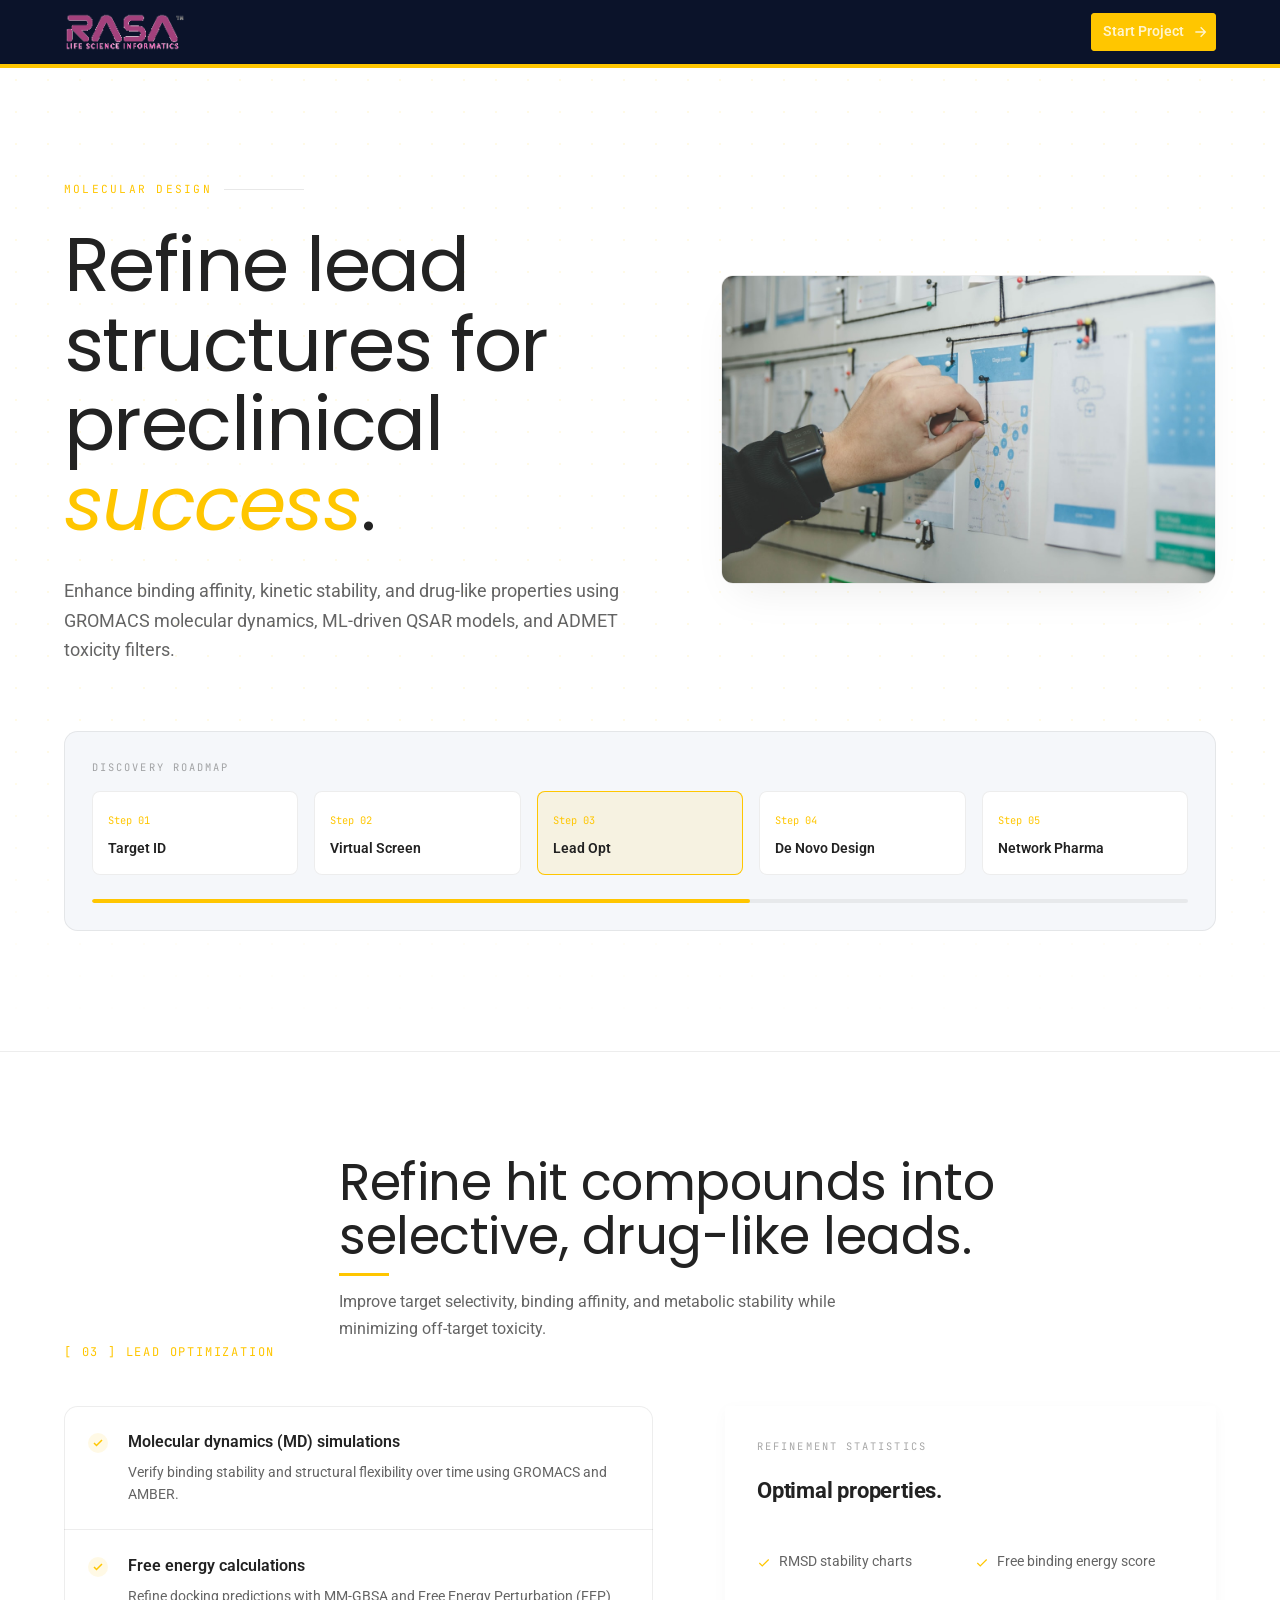
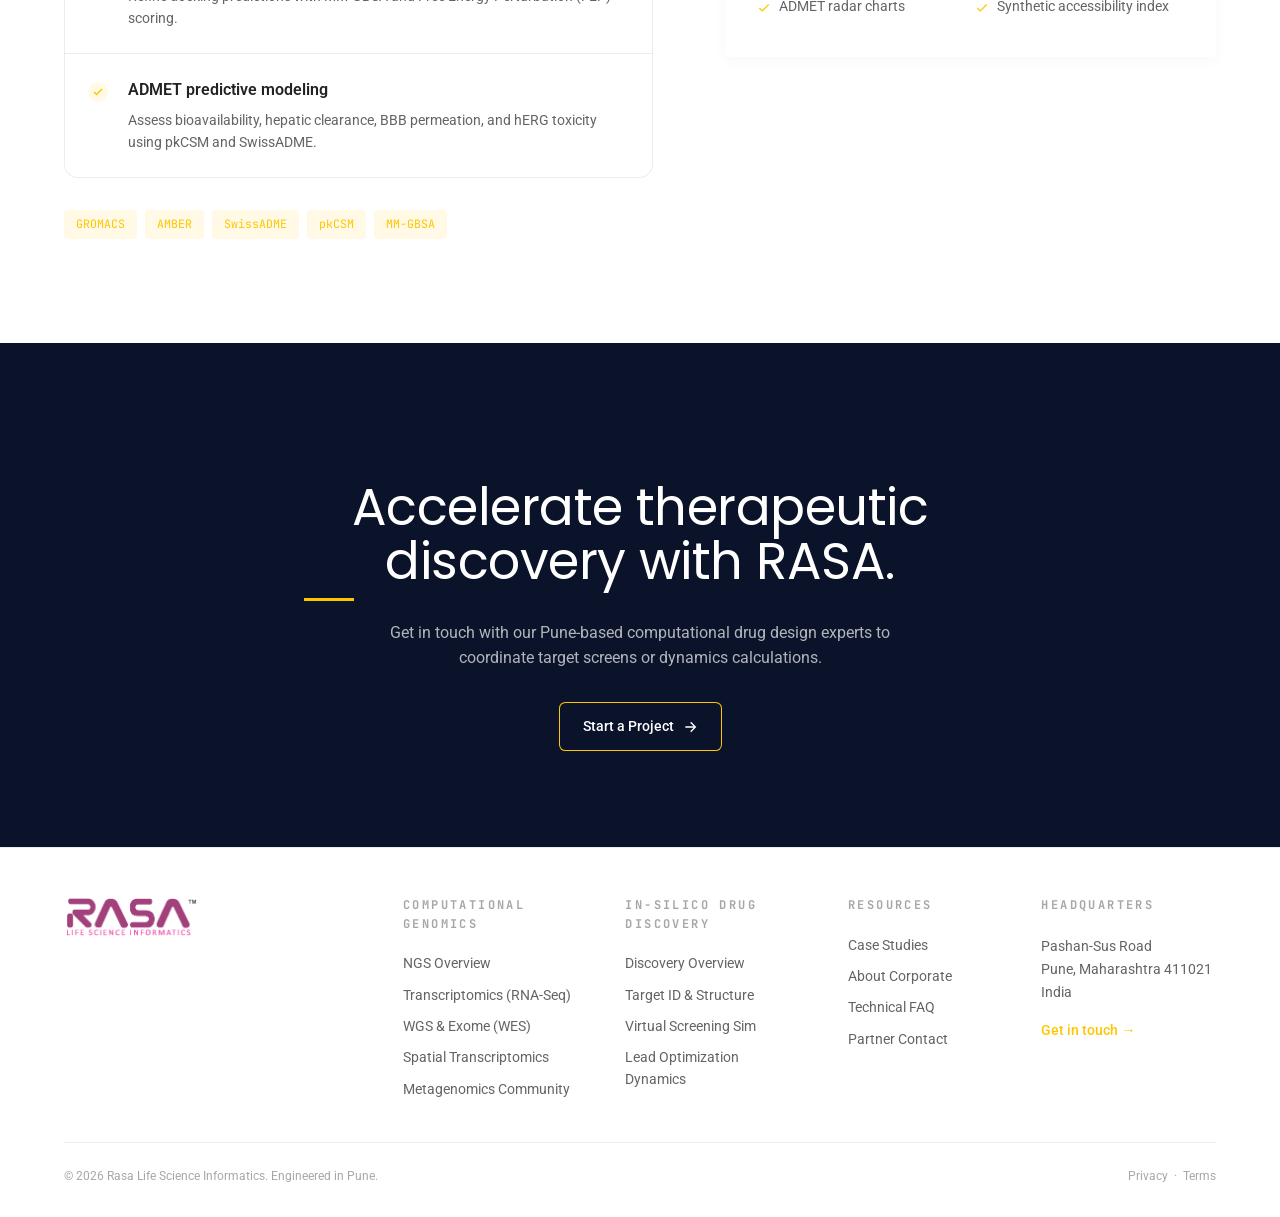
<file: services-dd-lead-optimization.html>
<!DOCTYPE html>
<html lang="en">
<head>
  <meta charset="UTF-8">
  <meta name="viewport" content="width=device-width, initial-scale=1.0">
  <title>Lead Optimization & Molecular Dynamics | RASA LSI</title>
  <meta name="description" content="Optimize hit compound affinity, selectivity, and ADMET profiles using GROMACS molecular dynamics, QSAR machine learning, and SwissADME.">
  <link rel="icon" type="image/svg+xml" href="favicon.svg">
  <link rel="preconnect" href="https://fonts.googleapis.com">
  <link rel="preconnect" href="https://fonts.gstatic.com" crossorigin>
  <link href="https://fonts.googleapis.com/css2?family=Instrument+Serif:ital@0;1&family=Inter:wght@300;400;500;600;700&family=JetBrains+Mono:wght@400;500&display=swap" rel="stylesheet">
  <link rel="stylesheet" href="theme.css">
</head>
<body class="rasa">
  
  <!--
================================================================
  RASA LSI — IN-SILICO DRUG DISCOVERY SERVICES
  WordPress Custom HTML block. Self-contained.
  Design system: "Academic Precision" — cream + ink + forest leaf
================================================================
-->







<!-- =============== HEADER =============== -->
<header class="rasa rasa-header">
  <div class="rasa-header__inner">
    <div class="rasa-header__group">
      <a href="index.html" class="rasa-brand"><img src="logo.png" alt="RASA LSI Logo" style="height: 38px; width: auto; display: block; object-fit: contain; margin: 0;"></a>
                                    <nav class="rasa-nav" aria-label="Primary Nav">
        <div class="rasa-nav__item">
          <a href="services-ngs.html">NGS Analysis <span class="rasa-nav__arrow">▼</span></a>
          <div class="rasa-nav__dropdown">
            <a href="services-ngs.html">Overview</a>
            <a href="services-ngs-transcriptomics.html">Transcriptomics (RNA-Seq)</a>
            <a href="services-ngs-wgs-wes.html">WGS &amp; Exome (WES)</a>
            <a href="services-ngs-spatial.html">Spatial Transcriptomics</a>
            <a href="services-ngs-metagenomics.html">Metagenomics</a>
          </div>
        </div>
        <div class="rasa-nav__item">
          <a href="services-drug-discovery.html">Drug Discovery <span class="rasa-nav__arrow">▼</span></a>
          <div class="rasa-nav__dropdown">
            <a href="services-drug-discovery.html">Overview</a>
            <a href="services-dd-target-id.html">Target ID &amp; Structure</a>
            <a href="services-dd-virtual-screening.html">Virtual Screening</a>
            <a href="services-dd-lead-optimization.html">Lead Optimization</a>
          </div>
        </div>
        <div class="rasa-nav__item"><a href="case-studies.html">Case Studies</a></div>
        <div class="rasa-nav__item"><a href="about.html">About</a></div>
        <div class="rasa-nav__item"><a href="faq.html">FAQ</a></div>
      </nav>
    </div>
    <div class="rasa-header__actions" style="display: flex; align-items: center; gap: 1rem;">
      
      <a href="contact.html" class="rasa-cta-btn">
        Start Project
        <svg viewBox="0 0 24 24" fill="none" stroke="currentColor" stroke-width="2" aria-hidden="true"><path d="M5 12h14M13 5l7 7-7 7"/></svg>
      </a>
    </div>
  </div>
</header>

<!-- =============== MAIN =============== -->
<main class="rasa rasa-page">

  <!-- PAGE HERO -->
  <section class="rasa-pagehero">
    <div class="rasa-grid-bg" aria-hidden="true"></div>
    <div class="container">
      <div class="rasa-pagehero__grid">
        <div class="rasa-pagehero__copy">
          <div class="rasa-reveal">
            <span class="rasa-eyebrow">Molecular Design<span class="rasa-eyebrow__rule"></span></span>
          </div>
          <h1 class="rasa-pagehero__h rasa-reveal" data-delay="1">
          Refine lead structures for preclinical <span class="serif italic leaf">success</span>.
        </h1>
          <p class="rasa-pagehero__lede rasa-reveal" data-delay="2">
          Enhance binding affinity, kinetic stability, and drug-like properties using GROMACS molecular dynamics, ML-driven QSAR models, and ADMET toxicity filters.
        </p>
        </div>
        <div class="rasa-reveal zoom-parent rasa-pagehero__art" data-delay="2">
          <img src="images/computational_biologist_cluster.png" alt="Refine lead structures for preclinical success.">
        </div>
      </div>

      <!-- Interactive Pipeline tracker -->
      <div class="rasa-pipeline-tracker rasa-reveal" data-delay="2">
        <span class="rasa-side__lbl">Discovery Roadmap</span>
        <div class="rasa-pipeline-steps">
          <a href="services-dd-target-id.html" class="rasa-pipeline-step is-active" data-section="target-id" data-progress="20%" style="text-decoration: none; color: inherit;">
            <span class="rasa-pipeline-step__num">Step 01</span>
            <div class="rasa-pipeline-step__title">Target ID</div>
          </a>
          <a href="services-dd-virtual-screening.html" class="rasa-pipeline-step" data-section="hit-discovery" data-progress="40%" style="text-decoration: none; color: inherit;">
            <span class="rasa-pipeline-step__num">Step 02</span>
            <div class="rasa-pipeline-step__title">Virtual Screen</div>
          </a>
          <a href="services-dd-lead-optimization.html" class="rasa-pipeline-step" data-section="lead-opt" data-progress="60%" style="text-decoration: none; color: inherit;">
            <span class="rasa-pipeline-step__num">Step 03</span>
            <div class="rasa-pipeline-step__title">Lead Opt</div>
          </a>
          <a href="services-drug-discovery.html#de-novo" class="rasa-pipeline-step" data-section="de-novo" data-progress="80%" style="text-decoration: none; color: inherit;">
            <span class="rasa-pipeline-step__num">Step 04</span>
            <div class="rasa-pipeline-step__title">De Novo Design</div>
          </a>
          <a href="services-drug-discovery.html#multi-target" class="rasa-pipeline-step" data-section="multi-target" data-progress="100%" style="text-decoration: none; color: inherit;">
            <span class="rasa-pipeline-step__num">Step 05</span>
            <div class="rasa-pipeline-step__title">Network Pharma</div>
          </a>
        </div>
        <div class="rasa-pipeline-bar">
          <div class="rasa-pipeline-progress" id="progress-bar"></div>
        </div>
      </div>

    </div>
  </section>

  

  <!-- DEEP: TARGET ID -->
  <section class="rasa-deep rasa-reveal" id="lead-opt">
    <div class="container">
      <div class="rasa-deep__head">
        <span class="rasa-deep__index">[ 03 ] Lead Optimization</span>
        <div>
          <h2 class="rasa-h2 rasa-deep__h">Refine hit compounds into selective, drug-like leads.</h2>
          <p class="rasa-deep__lede">
            Improve target selectivity, binding affinity, and metabolic stability while minimizing off-target toxicity.
          </p>
        </div>
      </div>
      <div class="rasa-deep__body">
        <div>
          <div class="rasa-feat-list">
            <div class="rasa-feat">
              <span class="rasa-feat__chk"><svg viewBox="0 0 24 24"><polyline points="20 6 9 17 4 12"/></svg></span>
              <div>
                <div class="rasa-feat__t">Molecular dynamics (MD) simulations</div>
                <div class="rasa-feat__b">Verify binding stability and structural flexibility over time using GROMACS and AMBER.</div>
              </div>
            </div>
            <div class="rasa-feat">
              <span class="rasa-feat__chk"><svg viewBox="0 0 24 24"><polyline points="20 6 9 17 4 12"/></svg></span>
              <div>
                <div class="rasa-feat__t">Free energy calculations</div>
                <div class="rasa-feat__b">Refine docking predictions with MM-GBSA and Free Energy Perturbation (FEP) scoring.</div>
              </div>
            </div>
            <div class="rasa-feat">
              <span class="rasa-feat__chk"><svg viewBox="0 0 24 24"><polyline points="20 6 9 17 4 12"/></svg></span>
              <div>
                <div class="rasa-feat__t">ADMET predictive modeling</div>
                <div class="rasa-feat__b">Assess bioavailability, hepatic clearance, BBB permeation, and hERG toxicity using pkCSM and SwissADME.</div>
              </div>
            </div>
          </div>

          <div class="rasa-tool-cloud">
            <span class="rasa-tool">GROMACS<span class="rasa-tooltip">High-performance molecular dynamics simulator.</span></span>
            <span class="rasa-tool">AMBER<span class="rasa-tooltip">Assisted Model Building with Energy Refinement suite.</span></span>
            <span class="rasa-tool">SwissADME<span class="rasa-tooltip">Predicts ADME parameters, drug-likeness, and medicinal chemistry friendliness.</span></span>
            <span class="rasa-tool">pkCSM<span class="rasa-tooltip">Predicts small-molecule pharmacokinetics using graph signatures.</span></span>
            <span class="rasa-tool">MM-GBSA<span class="rasa-tooltip">Molecular Mechanics Generalized Born Surface Area calculations.</span></span>
          </div>
        </div>

        <aside class="rasa-side">
          <span class="rasa-side__lbl">Refinement statistics</span>
          <h3 class="rasa-side__h">Optimal properties.</h3>
          <div class="rasa-deliv">
            <div class="rasa-deliv__item"><svg viewBox="0 0 24 24"><polyline points="20 6 9 17 4 12"/></svg>RMSD stability charts</div>
            <div class="rasa-deliv__item"><svg viewBox="0 0 24 24"><polyline points="20 6 9 17 4 12"/></svg>Free binding energy score</div>
            <div class="rasa-deliv__item"><svg viewBox="0 0 24 24"><polyline points="20 6 9 17 4 12"/></svg>ADMET radar charts</div>
            <div class="rasa-deliv__item"><svg viewBox="0 0 24 24"><polyline points="20 6 9 17 4 12"/></svg>Synthetic accessibility index</div>
          </div>
        </aside>
      </div>
    </div>
  </section>



  <!-- CTA -->
  <section class="rasa-section rasa-section--ink" style="padding:6rem 0; text-align:center;">
    <div class="container" style="max-width:720px;">
      <h2 class="rasa-h2" style="color:var(--cream); margin-bottom:1.25rem; max-width:24ch; margin-left:auto; margin-right:auto;">Accelerate therapeutic discovery with RASA.</h2>
      <p style="color:rgba(248,249,250,0.7); max-width:56ch; margin:0 auto 2rem;">
        Get in touch with our Pune-based computational drug design experts to coordinate target screens or dynamics calculations.
      </p>
      <a href="contact.html" class="rasa-btn rasa-btn--primary">
        Start a Project
        <svg viewBox="0 0 24 24" fill="none" stroke="currentColor" stroke-width="2" aria-hidden="true"><path d="M5 12h14M13 5l7 7-7 7"/></svg>
      </a>
    </div>
  </section>
</main>

<!-- =============== FOOTER =============== -->
<footer class="rasa rasa-footer">
  <div class="container">
    <div class="rasa-footer__grid">
      <div>
        <div class="rasa-footer__brand"><img src="logo.png" alt="RASA LSI Logo" style="height: 42px; width: auto; display: block; object-fit: contain;"></div>
      </div>
      <div>
        <h4>Computational Genomics</h4>
        <a href="services-ngs.html">NGS Overview</a>
        <a href="services-ngs-transcriptomics.html">Transcriptomics (RNA-Seq)</a>
        <a href="services-ngs-wgs-wes.html">WGS &amp; Exome (WES)</a>
        <a href="services-ngs-spatial.html">Spatial Transcriptomics</a>
        <a href="services-ngs-metagenomics.html">Metagenomics Community</a>
      </div>
      <div>
        <h4>In-Silico Drug Discovery</h4>
        <a href="services-drug-discovery.html">Discovery Overview</a>
        <a href="services-dd-target-id.html">Target ID &amp; Structure</a>
        <a href="services-dd-virtual-screening.html">Virtual Screening Sim</a>
        <a href="services-dd-lead-optimization.html">Lead Optimization Dynamics</a>
      </div>
      <div>
        <h4>Resources</h4>
        <a href="case-studies.html">Case Studies</a>
        <a href="about.html">About Corporate</a>
        <a href="faq.html">Technical FAQ</a>
        <a href="contact.html">Partner Contact</a>
      </div>
      <div>
        <h4>Headquarters</h4>
        <p style="font-size: 0.875rem; color: var(--foreground-70); line-height: 1.65; margin: 0 0 1rem;">
          Pashan-Sus Road<br>
          Pune, Maharashtra 411021<br>
          India
        </p>
        <a href="contact.html" style="font-weight: 500; color: var(--leaf);">Get in touch →</a>
      </div>
    </div>
    <div class="rasa-footer__bottom">
      <span>© <span id="rasa-year">2026</span> Rasa Life Science Informatics. Engineered in Pune.</span>
      <span><a href="/privacy">Privacy</a> &nbsp;·&nbsp; <a href="/terms">Terms</a></span>
    </div>
  </div>
</footer>
  <script>

(function () {
  var y = document.getElementById('rasa-year');
  if (y) y.textContent = new Date().getFullYear();

    // Active navigation link detection
  try {
    var path = window.location.pathname;
    var page = path.split('/').pop();
    if (!page || page === '') page = 'index.html';
    document.querySelectorAll('.rasa-nav a').forEach(function (a) {
      a.classList.remove('is-active');
      var href = a.getAttribute('href').split('#')[0].split('/').pop();
      if (href === page) a.classList.add('is-active');
    });
  } catch (e) {}

  // Reveal animations on scroll
  var reveals = document.querySelectorAll('.rasa-reveal');
  var ioReveal = new IntersectionObserver(function (entries) {
    entries.forEach(function (e) {
      if (e.isIntersecting) {
        e.target.classList.add('is-visible');
        ioReveal.unobserve(e.target);
      }
    });
  }, { threshold: 0.1 });
  reveals.forEach(function (el) { ioReveal.observe(el); });

  // Interactive Pipeline tracker
  var steps = document.querySelectorAll('.rasa-pipeline-step');
  var progressBar = document.getElementById('progress-bar');
  steps.forEach(function (step) {
    step.addEventListener('click', function () {
      steps.forEach(function (s) { s.classList.remove('is-active'); });
      step.classList.add('is-active');
      var progress = step.getAttribute('data-progress');
      progressBar.style.width = progress;

      var id = step.getAttribute('data-section');
      var target = document.getElementById(id);
      if (target) {
        var headerOffset = 0;
        var topBar = document.querySelector('.rasa-top-bar');
        var header = document.querySelector('.rasa-header');
        var subNav = document.querySelector('.rasa-anchor-nav');
        if (topBar && window.getComputedStyle(topBar).position === 'fixed') {
          headerOffset += topBar.offsetHeight;
        }
        if (header && window.getComputedStyle(header).position === 'fixed') {
          headerOffset += header.offsetHeight;
        }
        if (subNav && (window.getComputedStyle(subNav).position === 'sticky' || window.getComputedStyle(subNav).position === 'fixed')) {
          headerOffset += subNav.offsetHeight;
        }
        if (headerOffset === 0) headerOffset = 120;
        else headerOffset += 8; // buffer

        var elementPosition = target.getBoundingClientRect().top + window.pageYOffset;
        var offsetPosition = elementPosition - headerOffset;

        window.scrollTo({
          top: offsetPosition,
          behavior: "smooth"
        });
      }
    });
  });

  // Sticky sub-nav Intersection Observer active highlighting
  var sections = document.querySelectorAll('.rasa-deep');
  var navLinks = document.querySelectorAll('.rasa-anchor-nav a');

  var ioOptions = {
    root: null,
    rootMargin: '-25% 0px -55% 0px',
    threshold: 0
  };

  var observer = new IntersectionObserver(function (entries) {
    entries.forEach(function (entry) {
      if (entry.isIntersecting) {
        var id = entry.target.getAttribute('id');
        navLinks.forEach(function (link) {
          if (link.getAttribute('href') === '#' + id) {
            link.classList.add('is-active');
          } else {
            link.classList.remove('is-active');
          }
        });
        // Sync with pipeline steps
        steps.forEach(function (step) {
          if (step.getAttribute('data-section') === id) {
            steps.forEach(function (s) { s.classList.remove('is-active'); });
            step.classList.add('is-active');
            var progress = step.getAttribute('data-progress');
            progressBar.style.width = progress;
          }
        });
      }
    });
  }, ioOptions);

  sections.forEach(function (section) {
    observer.observe(section);
  });

  // Smooth scroll to sections with offset
  navLinks.forEach(function (link) {
    link.addEventListener('click', function (e) {
      e.preventDefault();
      var id = link.getAttribute('href');
      var target = document.querySelector(id);
      if (target) {
        var headerOffset = 0;
        var topBar = document.querySelector('.rasa-top-bar');
        var header = document.querySelector('.rasa-header');
        var subNav = document.querySelector('.rasa-anchor-nav');
        if (topBar && window.getComputedStyle(topBar).position === 'fixed') {
          headerOffset += topBar.offsetHeight;
        }
        if (header && window.getComputedStyle(header).position === 'fixed') {
          headerOffset += header.offsetHeight;
        }
        if (subNav && (window.getComputedStyle(subNav).position === 'sticky' || window.getComputedStyle(subNav).position === 'fixed')) {
          headerOffset += subNav.offsetHeight;
        }
        if (headerOffset === 0) headerOffset = 120;
        else headerOffset += 8; // buffer

        var elementPosition = target.getBoundingClientRect().top + window.pageYOffset;
        var offsetPosition = elementPosition - headerOffset;

        window.scrollTo({
          top: offsetPosition,
          behavior: "smooth"
        });
      }
    });
  });

})();

  
</script>
</body>
</html>
</file>
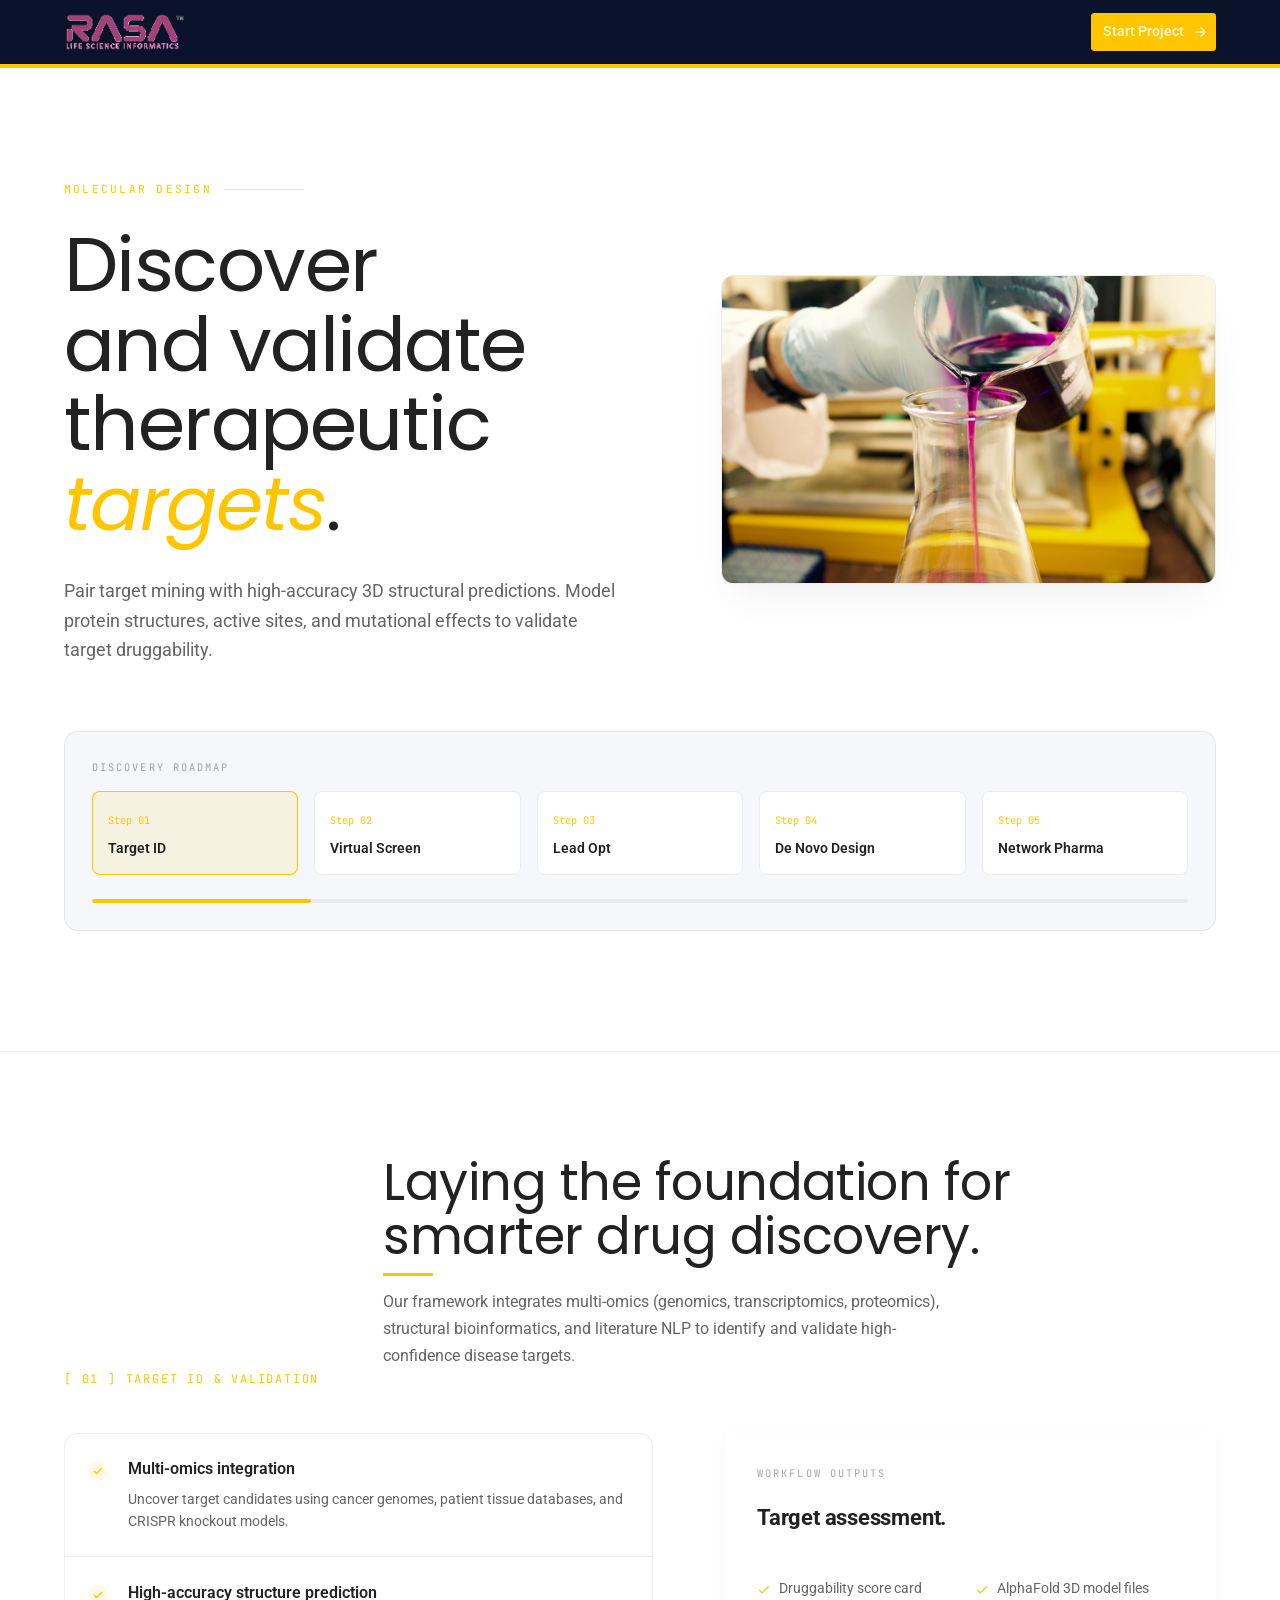
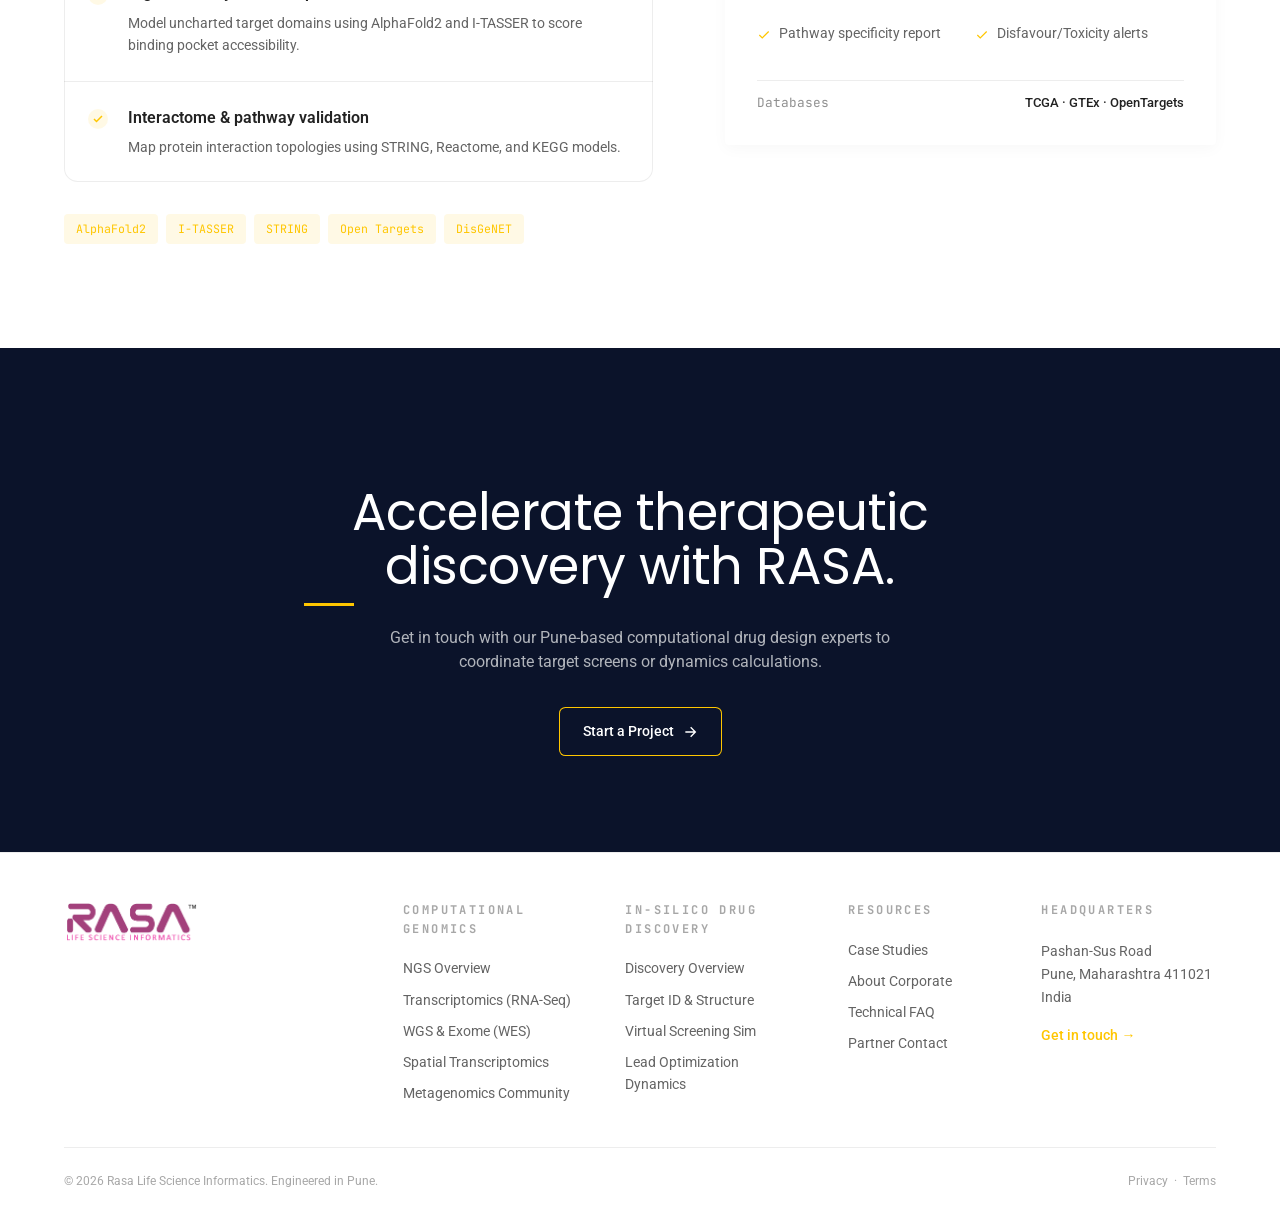
<file: services-dd-target-id.html>
<!DOCTYPE html>
<html lang="en">
<head>
  <meta charset="UTF-8">
  <meta name="viewport" content="width=device-width, initial-scale=1.0">
  <title>Target Identification & 3D Structure Prediction | RASA LSI</title>
  <meta name="description" content="Computational target identification and validation using multi-omics mining, AlphaFold2 structural models, and protein-protein interaction networks.">
  <link rel="icon" type="image/svg+xml" href="favicon.svg">
  <link rel="preconnect" href="https://fonts.googleapis.com">
  <link rel="preconnect" href="https://fonts.gstatic.com" crossorigin>
  <link href="https://fonts.googleapis.com/css2?family=Instrument+Serif:ital@0;1&family=Inter:wght@300;400;500;600;700&family=JetBrains+Mono:wght@400;500&display=swap" rel="stylesheet">
  <link rel="stylesheet" href="theme.css">
</head>
<body class="rasa">
  
  <!--
================================================================
  RASA LSI — IN-SILICO DRUG DISCOVERY SERVICES
  WordPress Custom HTML block. Self-contained.
  Design system: "Academic Precision" — cream + ink + forest leaf
================================================================
-->







<!-- =============== HEADER =============== -->
<header class="rasa rasa-header">
  <div class="rasa-header__inner">
    <div class="rasa-header__group">
      <a href="index.html" class="rasa-brand"><img src="logo.png" alt="RASA LSI Logo" style="height: 38px; width: auto; display: block; object-fit: contain; margin: 0;"></a>
                                    <nav class="rasa-nav" aria-label="Primary Nav">
        <div class="rasa-nav__item">
          <a href="services-ngs.html">NGS Analysis <span class="rasa-nav__arrow">▼</span></a>
          <div class="rasa-nav__dropdown">
            <a href="services-ngs.html">Overview</a>
            <a href="services-ngs-transcriptomics.html">Transcriptomics (RNA-Seq)</a>
            <a href="services-ngs-wgs-wes.html">WGS &amp; Exome (WES)</a>
            <a href="services-ngs-spatial.html">Spatial Transcriptomics</a>
            <a href="services-ngs-metagenomics.html">Metagenomics</a>
          </div>
        </div>
        <div class="rasa-nav__item">
          <a href="services-drug-discovery.html">Drug Discovery <span class="rasa-nav__arrow">▼</span></a>
          <div class="rasa-nav__dropdown">
            <a href="services-drug-discovery.html">Overview</a>
            <a href="services-dd-target-id.html">Target ID &amp; Structure</a>
            <a href="services-dd-virtual-screening.html">Virtual Screening</a>
            <a href="services-dd-lead-optimization.html">Lead Optimization</a>
          </div>
        </div>
        <div class="rasa-nav__item"><a href="case-studies.html">Case Studies</a></div>
        <div class="rasa-nav__item"><a href="about.html">About</a></div>
        <div class="rasa-nav__item"><a href="faq.html">FAQ</a></div>
      </nav>
    </div>
    <div class="rasa-header__actions" style="display: flex; align-items: center; gap: 1rem;">
      
      <a href="contact.html" class="rasa-cta-btn">
        Start Project
        <svg viewBox="0 0 24 24" fill="none" stroke="currentColor" stroke-width="2" aria-hidden="true"><path d="M5 12h14M13 5l7 7-7 7"/></svg>
      </a>
    </div>
  </div>
</header>

<!-- =============== MAIN =============== -->
<main class="rasa rasa-page">

  <!-- PAGE HERO -->
  <section class="rasa-pagehero">
    <div class="rasa-grid-bg" aria-hidden="true"></div>
    <div class="container">
      <div class="rasa-pagehero__grid">
        <div class="rasa-pagehero__copy">
          <div class="rasa-reveal">
            <span class="rasa-eyebrow">Molecular Design<span class="rasa-eyebrow__rule"></span></span>
          </div>
          <h1 class="rasa-pagehero__h rasa-reveal" data-delay="1">
          Discover and validate therapeutic <span class="serif italic leaf">targets</span>.
        </h1>
          <p class="rasa-pagehero__lede rasa-reveal" data-delay="2">
          Pair target mining with high-accuracy 3D structural predictions. Model protein structures, active sites, and mutational effects to validate target druggability.
        </p>
        </div>
        <div class="rasa-reveal zoom-parent rasa-pagehero__art" data-delay="2">
          <img src="images/molecular_docking_3d.png" alt="Discover and validate therapeutic targets.">
        </div>
      </div>

      <!-- Interactive Pipeline tracker -->
      <div class="rasa-pipeline-tracker rasa-reveal" data-delay="2">
        <span class="rasa-side__lbl">Discovery Roadmap</span>
        <div class="rasa-pipeline-steps">
          <a href="services-dd-target-id.html" class="rasa-pipeline-step is-active" data-section="target-id" data-progress="20%" style="text-decoration: none; color: inherit;">
            <span class="rasa-pipeline-step__num">Step 01</span>
            <div class="rasa-pipeline-step__title">Target ID</div>
          </a>
          <a href="services-dd-virtual-screening.html" class="rasa-pipeline-step" data-section="hit-discovery" data-progress="40%" style="text-decoration: none; color: inherit;">
            <span class="rasa-pipeline-step__num">Step 02</span>
            <div class="rasa-pipeline-step__title">Virtual Screen</div>
          </a>
          <a href="services-dd-lead-optimization.html" class="rasa-pipeline-step" data-section="lead-opt" data-progress="60%" style="text-decoration: none; color: inherit;">
            <span class="rasa-pipeline-step__num">Step 03</span>
            <div class="rasa-pipeline-step__title">Lead Opt</div>
          </a>
          <a href="services-drug-discovery.html#de-novo" class="rasa-pipeline-step" data-section="de-novo" data-progress="80%" style="text-decoration: none; color: inherit;">
            <span class="rasa-pipeline-step__num">Step 04</span>
            <div class="rasa-pipeline-step__title">De Novo Design</div>
          </a>
          <a href="services-drug-discovery.html#multi-target" class="rasa-pipeline-step" data-section="multi-target" data-progress="100%" style="text-decoration: none; color: inherit;">
            <span class="rasa-pipeline-step__num">Step 05</span>
            <div class="rasa-pipeline-step__title">Network Pharma</div>
          </a>
        </div>
        <div class="rasa-pipeline-bar">
          <div class="rasa-pipeline-progress" id="progress-bar"></div>
        </div>
      </div>

    </div>
  </section>

  

  <!-- DEEP: TARGET ID -->
  <section class="rasa-deep rasa-reveal" id="target-id">
    <div class="container">
      <div class="rasa-deep__head">
        <span class="rasa-deep__index">[ 01 ] Target ID &amp; Validation</span>
        <div>
          <h2 class="rasa-h2 rasa-deep__h">Laying the foundation for smarter drug discovery.</h2>
          <p class="rasa-deep__lede">
            Our framework integrates multi-omics (genomics, transcriptomics, proteomics), structural bioinformatics, and literature NLP to identify and validate high-confidence disease targets.
          </p>
        </div>
      </div>
      <div class="rasa-deep__body">
        <div>
          <div class="rasa-feat-list">
            <div class="rasa-feat">
              <span class="rasa-feat__chk"><svg viewBox="0 0 24 24"><polyline points="20 6 9 17 4 12"/></svg></span>
              <div>
                <div class="rasa-feat__t">Multi-omics integration</div>
                <div class="rasa-feat__b">Uncover target candidates using cancer genomes, patient tissue databases, and CRISPR knockout models.</div>
              </div>
            </div>
            <div class="rasa-feat">
              <span class="rasa-feat__chk"><svg viewBox="0 0 24 24"><polyline points="20 6 9 17 4 12"/></svg></span>
              <div>
                <div class="rasa-feat__t">High-accuracy structure prediction</div>
                <div class="rasa-feat__b">Model uncharted target domains using AlphaFold2 and I-TASSER to score binding pocket accessibility.</div>
              </div>
            </div>
            <div class="rasa-feat">
              <span class="rasa-feat__chk"><svg viewBox="0 0 24 24"><polyline points="20 6 9 17 4 12"/></svg></span>
              <div>
                <div class="rasa-feat__t">Interactome &amp; pathway validation</div>
                <div class="rasa-feat__b">Map protein interaction topologies using STRING, Reactome, and KEGG models.</div>
              </div>
            </div>
          </div>

          <div class="rasa-tool-cloud">
            <span class="rasa-tool">AlphaFold2<span class="rasa-tooltip">Google DeepMind's state-of-the-art 3D structure predictor.</span></span>
            <span class="rasa-tool">I-TASSER<span class="rasa-tooltip">Iterative threading assembly for structure prediction.</span></span>
            <span class="rasa-tool">STRING<span class="rasa-tooltip">Protein-protein physical and functional interaction network.</span></span>
            <span class="rasa-tool">Open Targets<span class="rasa-tooltip">Comprehensive target validation platform.</span></span>
            <span class="rasa-tool">DisGeNET<span class="rasa-tooltip">Database of gene-disease associations.</span></span>
          </div>
        </div>

        <aside class="rasa-side">
          <span class="rasa-side__lbl">Workflow outputs</span>
          <h3 class="rasa-side__h">Target assessment.</h3>
          <div class="rasa-deliv">
            <div class="rasa-deliv__item"><svg viewBox="0 0 24 24"><polyline points="20 6 9 17 4 12"/></svg>Druggability score card</div>
            <div class="rasa-deliv__item"><svg viewBox="0 0 24 24"><polyline points="20 6 9 17 4 12"/></svg>AlphaFold 3D model files</div>
            <div class="rasa-deliv__item"><svg viewBox="0 0 24 24"><polyline points="20 6 9 17 4 12"/></svg>Pathway specificity report</div>
            <div class="rasa-deliv__item"><svg viewBox="0 0 24 24"><polyline points="20 6 9 17 4 12"/></svg>Disfavour/Toxicity alerts</div>
          </div>
          <div style="margin-top: 0.5rem;">
            <div class="rasa-side__row"><span>Databases</span><span>TCGA · GTEx · OpenTargets</span></div>
          </div>
        </aside>
      </div>
    </div>
  </section>



  <!-- CTA -->
  <section class="rasa-section rasa-section--ink" style="padding:6rem 0; text-align:center;">
    <div class="container" style="max-width:720px;">
      <h2 class="rasa-h2" style="color:var(--cream); margin-bottom:1.25rem; max-width:24ch; margin-left:auto; margin-right:auto;">Accelerate therapeutic discovery with RASA.</h2>
      <p style="color:rgba(248,249,250,0.7); max-width:56ch; margin:0 auto 2rem;">
        Get in touch with our Pune-based computational drug design experts to coordinate target screens or dynamics calculations.
      </p>
      <a href="contact.html" class="rasa-btn rasa-btn--primary">
        Start a Project
        <svg viewBox="0 0 24 24" fill="none" stroke="currentColor" stroke-width="2" aria-hidden="true"><path d="M5 12h14M13 5l7 7-7 7"/></svg>
      </a>
    </div>
  </section>
</main>

<!-- =============== FOOTER =============== -->
<footer class="rasa rasa-footer">
  <div class="container">
    <div class="rasa-footer__grid">
      <div>
        <div class="rasa-footer__brand"><img src="logo.png" alt="RASA LSI Logo" style="height: 42px; width: auto; display: block; object-fit: contain;"></div>
      </div>
      <div>
        <h4>Computational Genomics</h4>
        <a href="services-ngs.html">NGS Overview</a>
        <a href="services-ngs-transcriptomics.html">Transcriptomics (RNA-Seq)</a>
        <a href="services-ngs-wgs-wes.html">WGS &amp; Exome (WES)</a>
        <a href="services-ngs-spatial.html">Spatial Transcriptomics</a>
        <a href="services-ngs-metagenomics.html">Metagenomics Community</a>
      </div>
      <div>
        <h4>In-Silico Drug Discovery</h4>
        <a href="services-drug-discovery.html">Discovery Overview</a>
        <a href="services-dd-target-id.html">Target ID &amp; Structure</a>
        <a href="services-dd-virtual-screening.html">Virtual Screening Sim</a>
        <a href="services-dd-lead-optimization.html">Lead Optimization Dynamics</a>
      </div>
      <div>
        <h4>Resources</h4>
        <a href="case-studies.html">Case Studies</a>
        <a href="about.html">About Corporate</a>
        <a href="faq.html">Technical FAQ</a>
        <a href="contact.html">Partner Contact</a>
      </div>
      <div>
        <h4>Headquarters</h4>
        <p style="font-size: 0.875rem; color: var(--foreground-70); line-height: 1.65; margin: 0 0 1rem;">
          Pashan-Sus Road<br>
          Pune, Maharashtra 411021<br>
          India
        </p>
        <a href="contact.html" style="font-weight: 500; color: var(--leaf);">Get in touch →</a>
      </div>
    </div>
    <div class="rasa-footer__bottom">
      <span>© <span id="rasa-year">2026</span> Rasa Life Science Informatics. Engineered in Pune.</span>
      <span><a href="/privacy">Privacy</a> &nbsp;·&nbsp; <a href="/terms">Terms</a></span>
    </div>
  </div>
</footer>
  <script>

(function () {
  var y = document.getElementById('rasa-year');
  if (y) y.textContent = new Date().getFullYear();

    // Active navigation link detection
  try {
    var path = window.location.pathname;
    var page = path.split('/').pop();
    if (!page || page === '') page = 'index.html';
    document.querySelectorAll('.rasa-nav a').forEach(function (a) {
      a.classList.remove('is-active');
      var href = a.getAttribute('href').split('#')[0].split('/').pop();
      if (href === page) a.classList.add('is-active');
    });
  } catch (e) {}

  // Reveal animations on scroll
  var reveals = document.querySelectorAll('.rasa-reveal');
  var ioReveal = new IntersectionObserver(function (entries) {
    entries.forEach(function (e) {
      if (e.isIntersecting) {
        e.target.classList.add('is-visible');
        ioReveal.unobserve(e.target);
      }
    });
  }, { threshold: 0.1 });
  reveals.forEach(function (el) { ioReveal.observe(el); });

  // Interactive Pipeline tracker
  var steps = document.querySelectorAll('.rasa-pipeline-step');
  var progressBar = document.getElementById('progress-bar');
  steps.forEach(function (step) {
    step.addEventListener('click', function () {
      steps.forEach(function (s) { s.classList.remove('is-active'); });
      step.classList.add('is-active');
      var progress = step.getAttribute('data-progress');
      progressBar.style.width = progress;

      var id = step.getAttribute('data-section');
      var target = document.getElementById(id);
      if (target) {
        var headerOffset = 0;
        var topBar = document.querySelector('.rasa-top-bar');
        var header = document.querySelector('.rasa-header');
        var subNav = document.querySelector('.rasa-anchor-nav');
        if (topBar && window.getComputedStyle(topBar).position === 'fixed') {
          headerOffset += topBar.offsetHeight;
        }
        if (header && window.getComputedStyle(header).position === 'fixed') {
          headerOffset += header.offsetHeight;
        }
        if (subNav && (window.getComputedStyle(subNav).position === 'sticky' || window.getComputedStyle(subNav).position === 'fixed')) {
          headerOffset += subNav.offsetHeight;
        }
        if (headerOffset === 0) headerOffset = 120;
        else headerOffset += 8; // buffer

        var elementPosition = target.getBoundingClientRect().top + window.pageYOffset;
        var offsetPosition = elementPosition - headerOffset;

        window.scrollTo({
          top: offsetPosition,
          behavior: "smooth"
        });
      }
    });
  });

  // Sticky sub-nav Intersection Observer active highlighting
  var sections = document.querySelectorAll('.rasa-deep');
  var navLinks = document.querySelectorAll('.rasa-anchor-nav a');

  var ioOptions = {
    root: null,
    rootMargin: '-25% 0px -55% 0px',
    threshold: 0
  };

  var observer = new IntersectionObserver(function (entries) {
    entries.forEach(function (entry) {
      if (entry.isIntersecting) {
        var id = entry.target.getAttribute('id');
        navLinks.forEach(function (link) {
          if (link.getAttribute('href') === '#' + id) {
            link.classList.add('is-active');
          } else {
            link.classList.remove('is-active');
          }
        });
        // Sync with pipeline steps
        steps.forEach(function (step) {
          if (step.getAttribute('data-section') === id) {
            steps.forEach(function (s) { s.classList.remove('is-active'); });
            step.classList.add('is-active');
            var progress = step.getAttribute('data-progress');
            progressBar.style.width = progress;
          }
        });
      }
    });
  }, ioOptions);

  sections.forEach(function (section) {
    observer.observe(section);
  });

  // Smooth scroll to sections with offset
  navLinks.forEach(function (link) {
    link.addEventListener('click', function (e) {
      e.preventDefault();
      var id = link.getAttribute('href');
      var target = document.querySelector(id);
      if (target) {
        var headerOffset = 0;
        var topBar = document.querySelector('.rasa-top-bar');
        var header = document.querySelector('.rasa-header');
        var subNav = document.querySelector('.rasa-anchor-nav');
        if (topBar && window.getComputedStyle(topBar).position === 'fixed') {
          headerOffset += topBar.offsetHeight;
        }
        if (header && window.getComputedStyle(header).position === 'fixed') {
          headerOffset += header.offsetHeight;
        }
        if (subNav && (window.getComputedStyle(subNav).position === 'sticky' || window.getComputedStyle(subNav).position === 'fixed')) {
          headerOffset += subNav.offsetHeight;
        }
        if (headerOffset === 0) headerOffset = 120;
        else headerOffset += 8; // buffer

        var elementPosition = target.getBoundingClientRect().top + window.pageYOffset;
        var offsetPosition = elementPosition - headerOffset;

        window.scrollTo({
          top: offsetPosition,
          behavior: "smooth"
        });
      }
    });
  });

})();

  
</script>
</body>
</html>
</file>
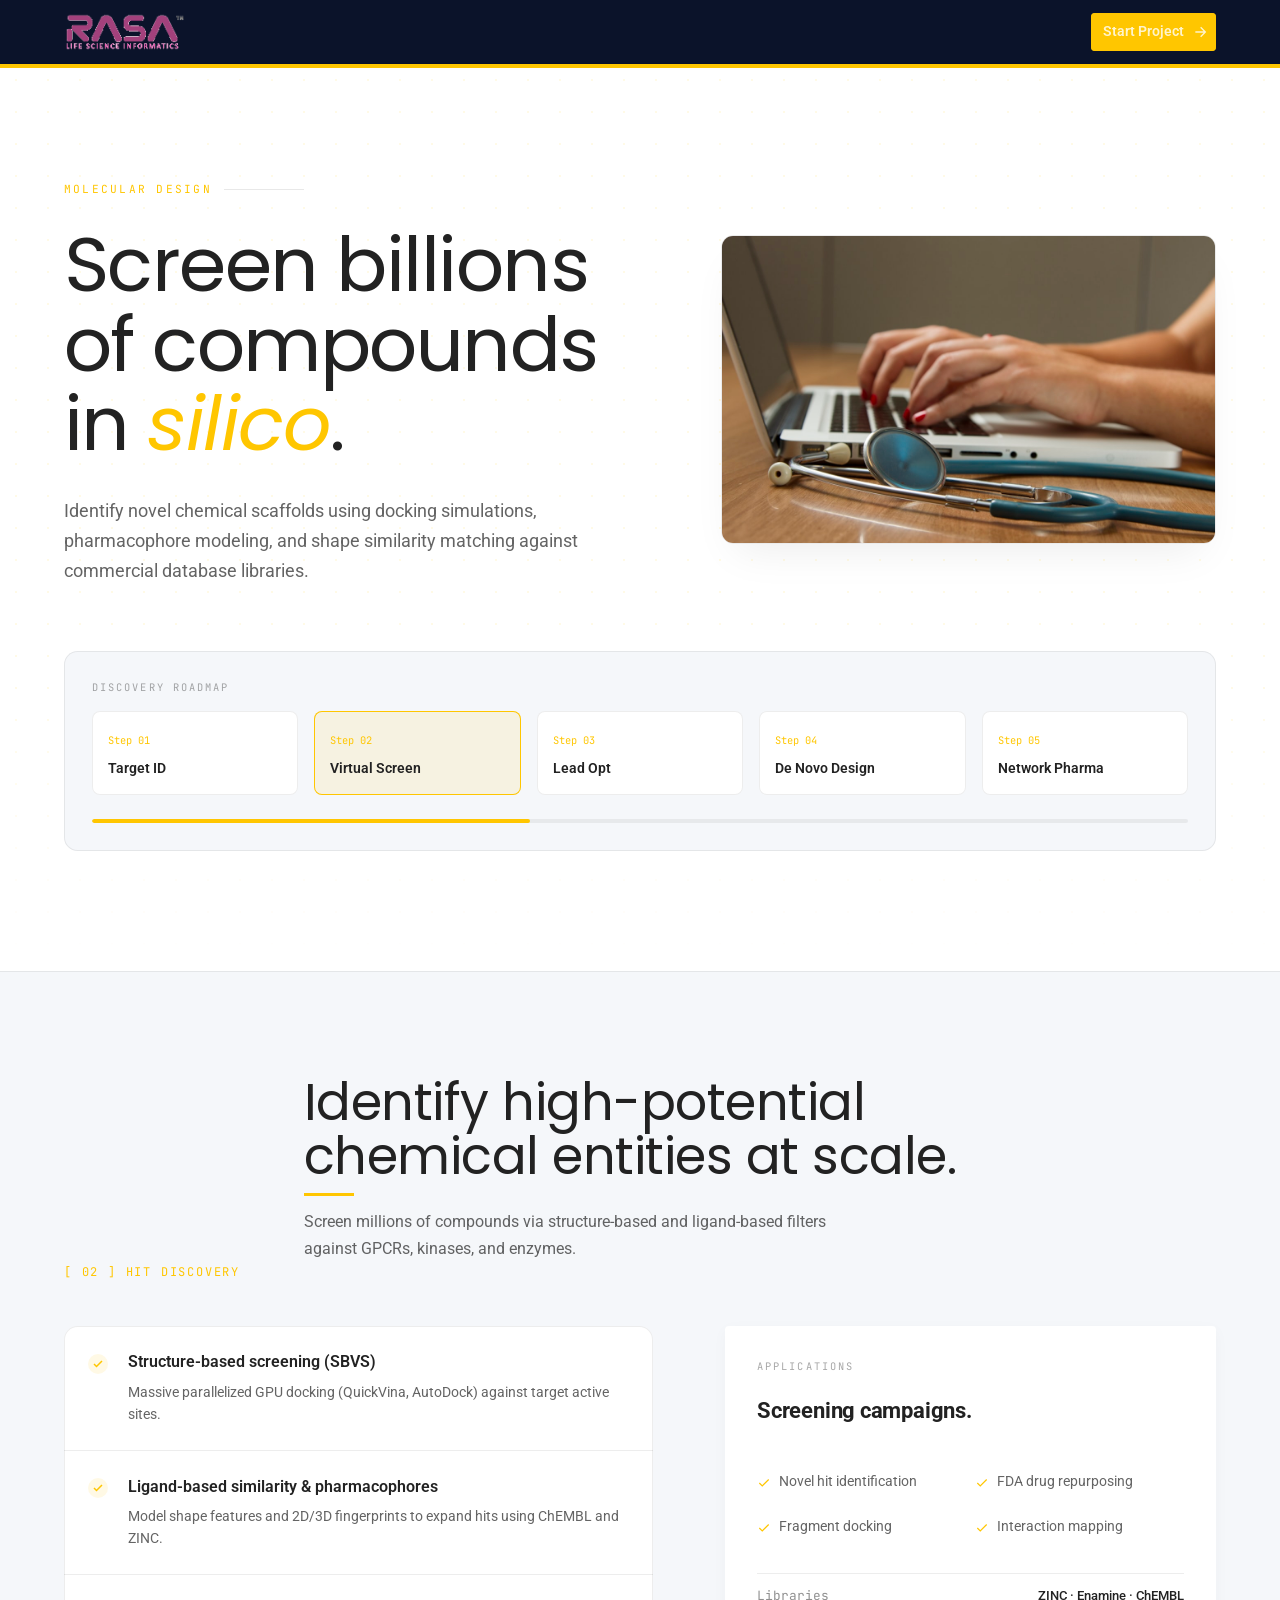
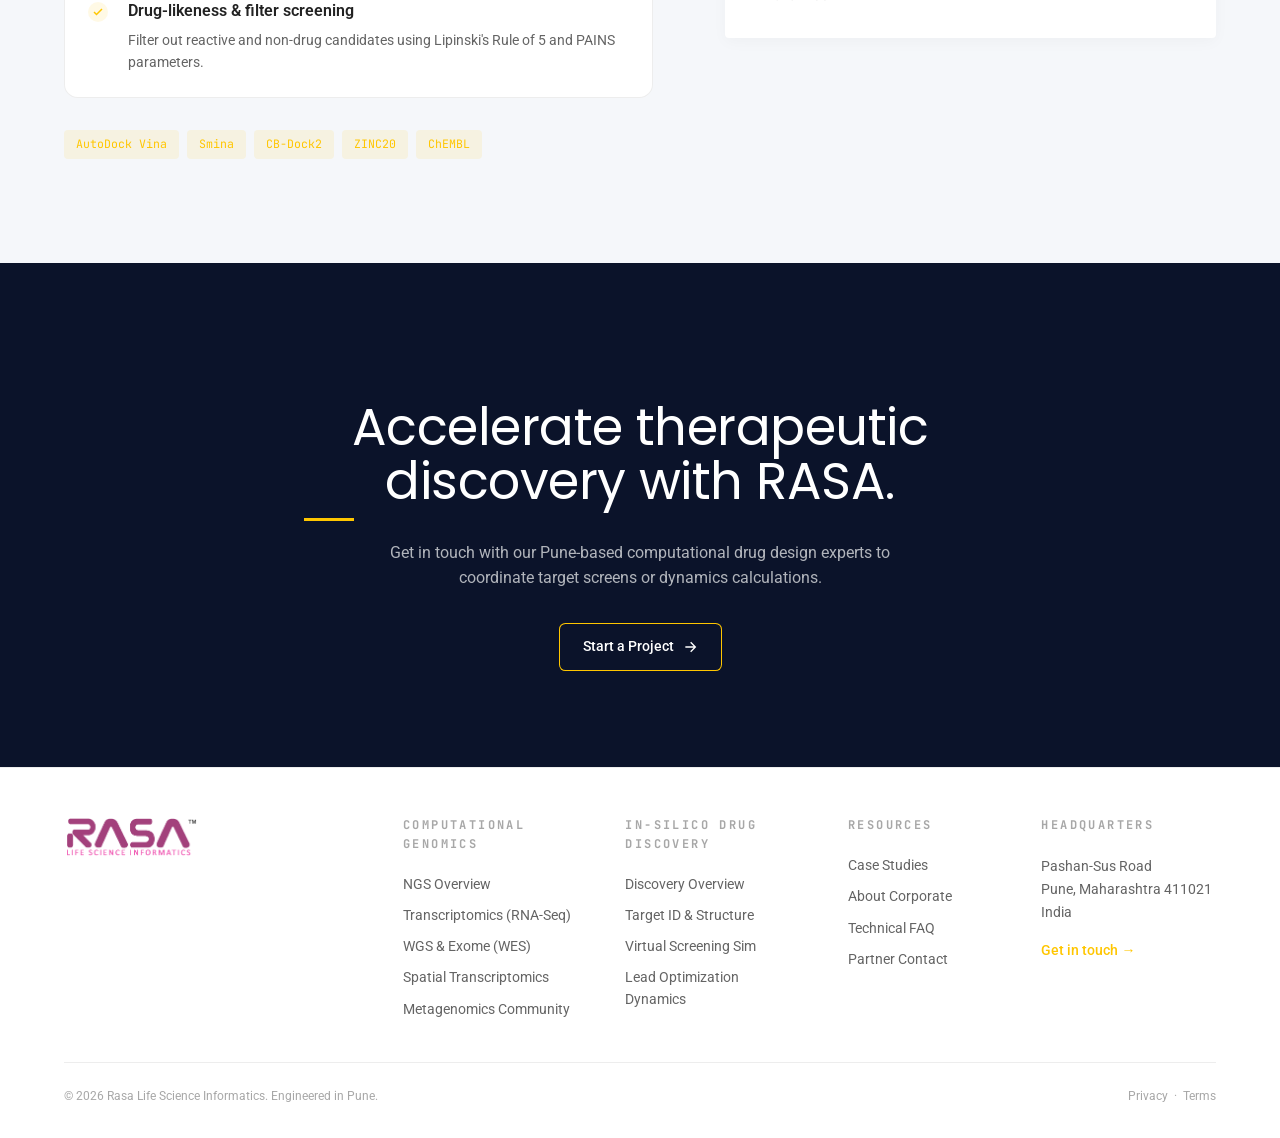
<file: services-dd-virtual-screening.html>
<!DOCTYPE html>
<html lang="en">
<head>
  <meta charset="UTF-8">
  <meta name="viewport" content="width=device-width, initial-scale=1.0">
  <title>High-Throughput Virtual Screening & Docking | RASA LSI</title>
  <meta name="description" content="Structure-based and ligand-based virtual screening of massive compound libraries using Autodock Vina, OpenEye, and shape-based pharmacophore modeling.">
  <link rel="icon" type="image/svg+xml" href="favicon.svg">
  <link rel="preconnect" href="https://fonts.googleapis.com">
  <link rel="preconnect" href="https://fonts.gstatic.com" crossorigin>
  <link href="https://fonts.googleapis.com/css2?family=Instrument+Serif:ital@0;1&family=Inter:wght@300;400;500;600;700&family=JetBrains+Mono:wght@400;500&display=swap" rel="stylesheet">
  <link rel="stylesheet" href="theme.css">
</head>
<body class="rasa">
  
  <!--
================================================================
  RASA LSI — IN-SILICO DRUG DISCOVERY SERVICES
  WordPress Custom HTML block. Self-contained.
  Design system: "Academic Precision" — cream + ink + forest leaf
================================================================
-->







<!-- =============== HEADER =============== -->
<header class="rasa rasa-header">
  <div class="rasa-header__inner">
    <div class="rasa-header__group">
      <a href="index.html" class="rasa-brand"><img src="logo.png" alt="RASA LSI Logo" style="height: 38px; width: auto; display: block; object-fit: contain; margin: 0;"></a>
                                    <nav class="rasa-nav" aria-label="Primary Nav">
        <div class="rasa-nav__item">
          <a href="services-ngs.html">NGS Analysis <span class="rasa-nav__arrow">▼</span></a>
          <div class="rasa-nav__dropdown">
            <a href="services-ngs.html">Overview</a>
            <a href="services-ngs-transcriptomics.html">Transcriptomics (RNA-Seq)</a>
            <a href="services-ngs-wgs-wes.html">WGS &amp; Exome (WES)</a>
            <a href="services-ngs-spatial.html">Spatial Transcriptomics</a>
            <a href="services-ngs-metagenomics.html">Metagenomics</a>
          </div>
        </div>
        <div class="rasa-nav__item">
          <a href="services-drug-discovery.html">Drug Discovery <span class="rasa-nav__arrow">▼</span></a>
          <div class="rasa-nav__dropdown">
            <a href="services-drug-discovery.html">Overview</a>
            <a href="services-dd-target-id.html">Target ID &amp; Structure</a>
            <a href="services-dd-virtual-screening.html">Virtual Screening</a>
            <a href="services-dd-lead-optimization.html">Lead Optimization</a>
          </div>
        </div>
        <div class="rasa-nav__item"><a href="case-studies.html">Case Studies</a></div>
        <div class="rasa-nav__item"><a href="about.html">About</a></div>
        <div class="rasa-nav__item"><a href="faq.html">FAQ</a></div>
      </nav>
    </div>
    <div class="rasa-header__actions" style="display: flex; align-items: center; gap: 1rem;">
      
      <a href="contact.html" class="rasa-cta-btn">
        Start Project
        <svg viewBox="0 0 24 24" fill="none" stroke="currentColor" stroke-width="2" aria-hidden="true"><path d="M5 12h14M13 5l7 7-7 7"/></svg>
      </a>
    </div>
  </div>
</header>

<!-- =============== MAIN =============== -->
<main class="rasa rasa-page">

  <!-- PAGE HERO -->
  <section class="rasa-pagehero">
    <div class="rasa-grid-bg" aria-hidden="true"></div>
    <div class="container">
      <div class="rasa-pagehero__grid">
        <div class="rasa-pagehero__copy">
          <div class="rasa-reveal">
            <span class="rasa-eyebrow">Molecular Design<span class="rasa-eyebrow__rule"></span></span>
          </div>
          <h1 class="rasa-pagehero__h rasa-reveal" data-delay="1">
          Screen billions of compounds in <span class="serif italic leaf">silico</span>.
        </h1>
          <p class="rasa-pagehero__lede rasa-reveal" data-delay="2">
          Identify novel chemical scaffolds using docking simulations, pharmacophore modeling, and shape similarity matching against commercial database libraries.
        </p>
        </div>
        <div class="rasa-reveal zoom-parent rasa-pagehero__art" data-delay="2">
          <img src="images/lab_collaboration_science.png" alt="Screen billions of compounds in silico.">
        </div>
      </div>

      <!-- Interactive Pipeline tracker -->
      <div class="rasa-pipeline-tracker rasa-reveal" data-delay="2">
        <span class="rasa-side__lbl">Discovery Roadmap</span>
        <div class="rasa-pipeline-steps">
          <a href="services-dd-target-id.html" class="rasa-pipeline-step is-active" data-section="target-id" data-progress="20%" style="text-decoration: none; color: inherit;">
            <span class="rasa-pipeline-step__num">Step 01</span>
            <div class="rasa-pipeline-step__title">Target ID</div>
          </a>
          <a href="services-dd-virtual-screening.html" class="rasa-pipeline-step" data-section="hit-discovery" data-progress="40%" style="text-decoration: none; color: inherit;">
            <span class="rasa-pipeline-step__num">Step 02</span>
            <div class="rasa-pipeline-step__title">Virtual Screen</div>
          </a>
          <a href="services-dd-lead-optimization.html" class="rasa-pipeline-step" data-section="lead-opt" data-progress="60%" style="text-decoration: none; color: inherit;">
            <span class="rasa-pipeline-step__num">Step 03</span>
            <div class="rasa-pipeline-step__title">Lead Opt</div>
          </a>
          <a href="services-drug-discovery.html#de-novo" class="rasa-pipeline-step" data-section="de-novo" data-progress="80%" style="text-decoration: none; color: inherit;">
            <span class="rasa-pipeline-step__num">Step 04</span>
            <div class="rasa-pipeline-step__title">De Novo Design</div>
          </a>
          <a href="services-drug-discovery.html#multi-target" class="rasa-pipeline-step" data-section="multi-target" data-progress="100%" style="text-decoration: none; color: inherit;">
            <span class="rasa-pipeline-step__num">Step 05</span>
            <div class="rasa-pipeline-step__title">Network Pharma</div>
          </a>
        </div>
        <div class="rasa-pipeline-bar">
          <div class="rasa-pipeline-progress" id="progress-bar"></div>
        </div>
      </div>

    </div>
  </section>

  

  <!-- DEEP: TARGET ID -->
  <section class="rasa-deep rasa-reveal" id="hit-discovery" style="background:var(--surface);">
    <div class="container">
      <div class="rasa-deep__head">
        <span class="rasa-deep__index">[ 02 ] Hit Discovery</span>
        <div>
          <h2 class="rasa-h2 rasa-deep__h">Identify high-potential chemical entities at scale.</h2>
          <p class="rasa-deep__lede">
            Screen millions of compounds via structure-based and ligand-based filters against GPCRs, kinases, and enzymes.
          </p>
        </div>
      </div>
      <div class="rasa-deep__body">
        <div>
          <div class="rasa-feat-list">
            <div class="rasa-feat">
              <span class="rasa-feat__chk"><svg viewBox="0 0 24 24"><polyline points="20 6 9 17 4 12"/></svg></span>
              <div>
                <div class="rasa-feat__t">Structure-based screening (SBVS)</div>
                <div class="rasa-feat__b">Massive parallelized GPU docking (QuickVina, AutoDock) against target active sites.</div>
              </div>
            </div>
            <div class="rasa-feat">
              <span class="rasa-feat__chk"><svg viewBox="0 0 24 24"><polyline points="20 6 9 17 4 12"/></svg></span>
              <div>
                <div class="rasa-feat__t">Ligand-based similarity &amp; pharmacophores</div>
                <div class="rasa-feat__b">Model shape features and 2D/3D fingerprints to expand hits using ChEMBL and ZINC.</div>
              </div>
            </div>
            <div class="rasa-feat">
              <span class="rasa-feat__chk"><svg viewBox="0 0 24 24"><polyline points="20 6 9 17 4 12"/></svg></span>
              <div>
                <div class="rasa-feat__t">Drug-likeness &amp; filter screening</div>
                <div class="rasa-feat__b">Filter out reactive and non-drug candidates using Lipinski's Rule of 5 and PAINS parameters.</div>
              </div>
            </div>
          </div>

          <div class="rasa-tool-cloud">
            <span class="rasa-tool">AutoDock Vina<span class="rasa-tooltip">Gold-standard molecular docking simulation program.</span></span>
            <span class="rasa-tool">Smina<span class="rasa-tooltip">AutoDock fork optimized for scoring function customizability.</span></span>
            <span class="rasa-tool">CB-Dock2<span class="rasa-tooltip">Cavity-detection-guided blind docking server.</span></span>
            <span class="rasa-tool">ZINC20<span class="rasa-tooltip">Database of millions of commercially available compounds.</span></span>
            <span class="rasa-tool">ChEMBL<span class="rasa-tooltip">Curated bioactivity database of drug-like molecules.</span></span>
          </div>
        </div>

        <aside class="rasa-side">
          <span class="rasa-side__lbl">Applications</span>
          <h3 class="rasa-side__h">Screening campaigns.</h3>
          <div class="rasa-deliv">
            <div class="rasa-deliv__item"><svg viewBox="0 0 24 24"><polyline points="20 6 9 17 4 12"/></svg>Novel hit identification</div>
            <div class="rasa-deliv__item"><svg viewBox="0 0 24 24"><polyline points="20 6 9 17 4 12"/></svg>FDA drug repurposing</div>
            <div class="rasa-deliv__item"><svg viewBox="0 0 24 24"><polyline points="20 6 9 17 4 12"/></svg>Fragment docking</div>
            <div class="rasa-deliv__item"><svg viewBox="0 0 24 24"><polyline points="20 6 9 17 4 12"/></svg>Interaction mapping</div>
          </div>
          <div style="margin-top: 0.5rem;">
            <div class="rasa-side__row"><span>Libraries</span><span>ZINC · Enamine · ChEMBL</span></div>
          </div>
        </aside>
      </div>
    </div>
  </section>



  <!-- CTA -->
  <section class="rasa-section rasa-section--ink" style="padding:6rem 0; text-align:center;">
    <div class="container" style="max-width:720px;">
      <h2 class="rasa-h2" style="color:var(--cream); margin-bottom:1.25rem; max-width:24ch; margin-left:auto; margin-right:auto;">Accelerate therapeutic discovery with RASA.</h2>
      <p style="color:rgba(248,249,250,0.7); max-width:56ch; margin:0 auto 2rem;">
        Get in touch with our Pune-based computational drug design experts to coordinate target screens or dynamics calculations.
      </p>
      <a href="contact.html" class="rasa-btn rasa-btn--primary">
        Start a Project
        <svg viewBox="0 0 24 24" fill="none" stroke="currentColor" stroke-width="2" aria-hidden="true"><path d="M5 12h14M13 5l7 7-7 7"/></svg>
      </a>
    </div>
  </section>
</main>

<!-- =============== FOOTER =============== -->
<footer class="rasa rasa-footer">
  <div class="container">
    <div class="rasa-footer__grid">
      <div>
        <div class="rasa-footer__brand"><img src="logo.png" alt="RASA LSI Logo" style="height: 42px; width: auto; display: block; object-fit: contain;"></div>
      </div>
      <div>
        <h4>Computational Genomics</h4>
        <a href="services-ngs.html">NGS Overview</a>
        <a href="services-ngs-transcriptomics.html">Transcriptomics (RNA-Seq)</a>
        <a href="services-ngs-wgs-wes.html">WGS &amp; Exome (WES)</a>
        <a href="services-ngs-spatial.html">Spatial Transcriptomics</a>
        <a href="services-ngs-metagenomics.html">Metagenomics Community</a>
      </div>
      <div>
        <h4>In-Silico Drug Discovery</h4>
        <a href="services-drug-discovery.html">Discovery Overview</a>
        <a href="services-dd-target-id.html">Target ID &amp; Structure</a>
        <a href="services-dd-virtual-screening.html">Virtual Screening Sim</a>
        <a href="services-dd-lead-optimization.html">Lead Optimization Dynamics</a>
      </div>
      <div>
        <h4>Resources</h4>
        <a href="case-studies.html">Case Studies</a>
        <a href="about.html">About Corporate</a>
        <a href="faq.html">Technical FAQ</a>
        <a href="contact.html">Partner Contact</a>
      </div>
      <div>
        <h4>Headquarters</h4>
        <p style="font-size: 0.875rem; color: var(--foreground-70); line-height: 1.65; margin: 0 0 1rem;">
          Pashan-Sus Road<br>
          Pune, Maharashtra 411021<br>
          India
        </p>
        <a href="contact.html" style="font-weight: 500; color: var(--leaf);">Get in touch →</a>
      </div>
    </div>
    <div class="rasa-footer__bottom">
      <span>© <span id="rasa-year">2026</span> Rasa Life Science Informatics. Engineered in Pune.</span>
      <span><a href="/privacy">Privacy</a> &nbsp;·&nbsp; <a href="/terms">Terms</a></span>
    </div>
  </div>
</footer>
  <script>

(function () {
  var y = document.getElementById('rasa-year');
  if (y) y.textContent = new Date().getFullYear();

    // Active navigation link detection
  try {
    var path = window.location.pathname;
    var page = path.split('/').pop();
    if (!page || page === '') page = 'index.html';
    document.querySelectorAll('.rasa-nav a').forEach(function (a) {
      a.classList.remove('is-active');
      var href = a.getAttribute('href').split('#')[0].split('/').pop();
      if (href === page) a.classList.add('is-active');
    });
  } catch (e) {}

  // Reveal animations on scroll
  var reveals = document.querySelectorAll('.rasa-reveal');
  var ioReveal = new IntersectionObserver(function (entries) {
    entries.forEach(function (e) {
      if (e.isIntersecting) {
        e.target.classList.add('is-visible');
        ioReveal.unobserve(e.target);
      }
    });
  }, { threshold: 0.1 });
  reveals.forEach(function (el) { ioReveal.observe(el); });

  // Interactive Pipeline tracker
  var steps = document.querySelectorAll('.rasa-pipeline-step');
  var progressBar = document.getElementById('progress-bar');
  steps.forEach(function (step) {
    step.addEventListener('click', function () {
      steps.forEach(function (s) { s.classList.remove('is-active'); });
      step.classList.add('is-active');
      var progress = step.getAttribute('data-progress');
      progressBar.style.width = progress;

      var id = step.getAttribute('data-section');
      var target = document.getElementById(id);
      if (target) {
        var headerOffset = 0;
        var topBar = document.querySelector('.rasa-top-bar');
        var header = document.querySelector('.rasa-header');
        var subNav = document.querySelector('.rasa-anchor-nav');
        if (topBar && window.getComputedStyle(topBar).position === 'fixed') {
          headerOffset += topBar.offsetHeight;
        }
        if (header && window.getComputedStyle(header).position === 'fixed') {
          headerOffset += header.offsetHeight;
        }
        if (subNav && (window.getComputedStyle(subNav).position === 'sticky' || window.getComputedStyle(subNav).position === 'fixed')) {
          headerOffset += subNav.offsetHeight;
        }
        if (headerOffset === 0) headerOffset = 120;
        else headerOffset += 8; // buffer

        var elementPosition = target.getBoundingClientRect().top + window.pageYOffset;
        var offsetPosition = elementPosition - headerOffset;

        window.scrollTo({
          top: offsetPosition,
          behavior: "smooth"
        });
      }
    });
  });

  // Sticky sub-nav Intersection Observer active highlighting
  var sections = document.querySelectorAll('.rasa-deep');
  var navLinks = document.querySelectorAll('.rasa-anchor-nav a');

  var ioOptions = {
    root: null,
    rootMargin: '-25% 0px -55% 0px',
    threshold: 0
  };

  var observer = new IntersectionObserver(function (entries) {
    entries.forEach(function (entry) {
      if (entry.isIntersecting) {
        var id = entry.target.getAttribute('id');
        navLinks.forEach(function (link) {
          if (link.getAttribute('href') === '#' + id) {
            link.classList.add('is-active');
          } else {
            link.classList.remove('is-active');
          }
        });
        // Sync with pipeline steps
        steps.forEach(function (step) {
          if (step.getAttribute('data-section') === id) {
            steps.forEach(function (s) { s.classList.remove('is-active'); });
            step.classList.add('is-active');
            var progress = step.getAttribute('data-progress');
            progressBar.style.width = progress;
          }
        });
      }
    });
  }, ioOptions);

  sections.forEach(function (section) {
    observer.observe(section);
  });

  // Smooth scroll to sections with offset
  navLinks.forEach(function (link) {
    link.addEventListener('click', function (e) {
      e.preventDefault();
      var id = link.getAttribute('href');
      var target = document.querySelector(id);
      if (target) {
        var headerOffset = 0;
        var topBar = document.querySelector('.rasa-top-bar');
        var header = document.querySelector('.rasa-header');
        var subNav = document.querySelector('.rasa-anchor-nav');
        if (topBar && window.getComputedStyle(topBar).position === 'fixed') {
          headerOffset += topBar.offsetHeight;
        }
        if (header && window.getComputedStyle(header).position === 'fixed') {
          headerOffset += header.offsetHeight;
        }
        if (subNav && (window.getComputedStyle(subNav).position === 'sticky' || window.getComputedStyle(subNav).position === 'fixed')) {
          headerOffset += subNav.offsetHeight;
        }
        if (headerOffset === 0) headerOffset = 120;
        else headerOffset += 8; // buffer

        var elementPosition = target.getBoundingClientRect().top + window.pageYOffset;
        var offsetPosition = elementPosition - headerOffset;

        window.scrollTo({
          top: offsetPosition,
          behavior: "smooth"
        });
      }
    });
  });

})();

  
</script>
</body>
</html>
</file>
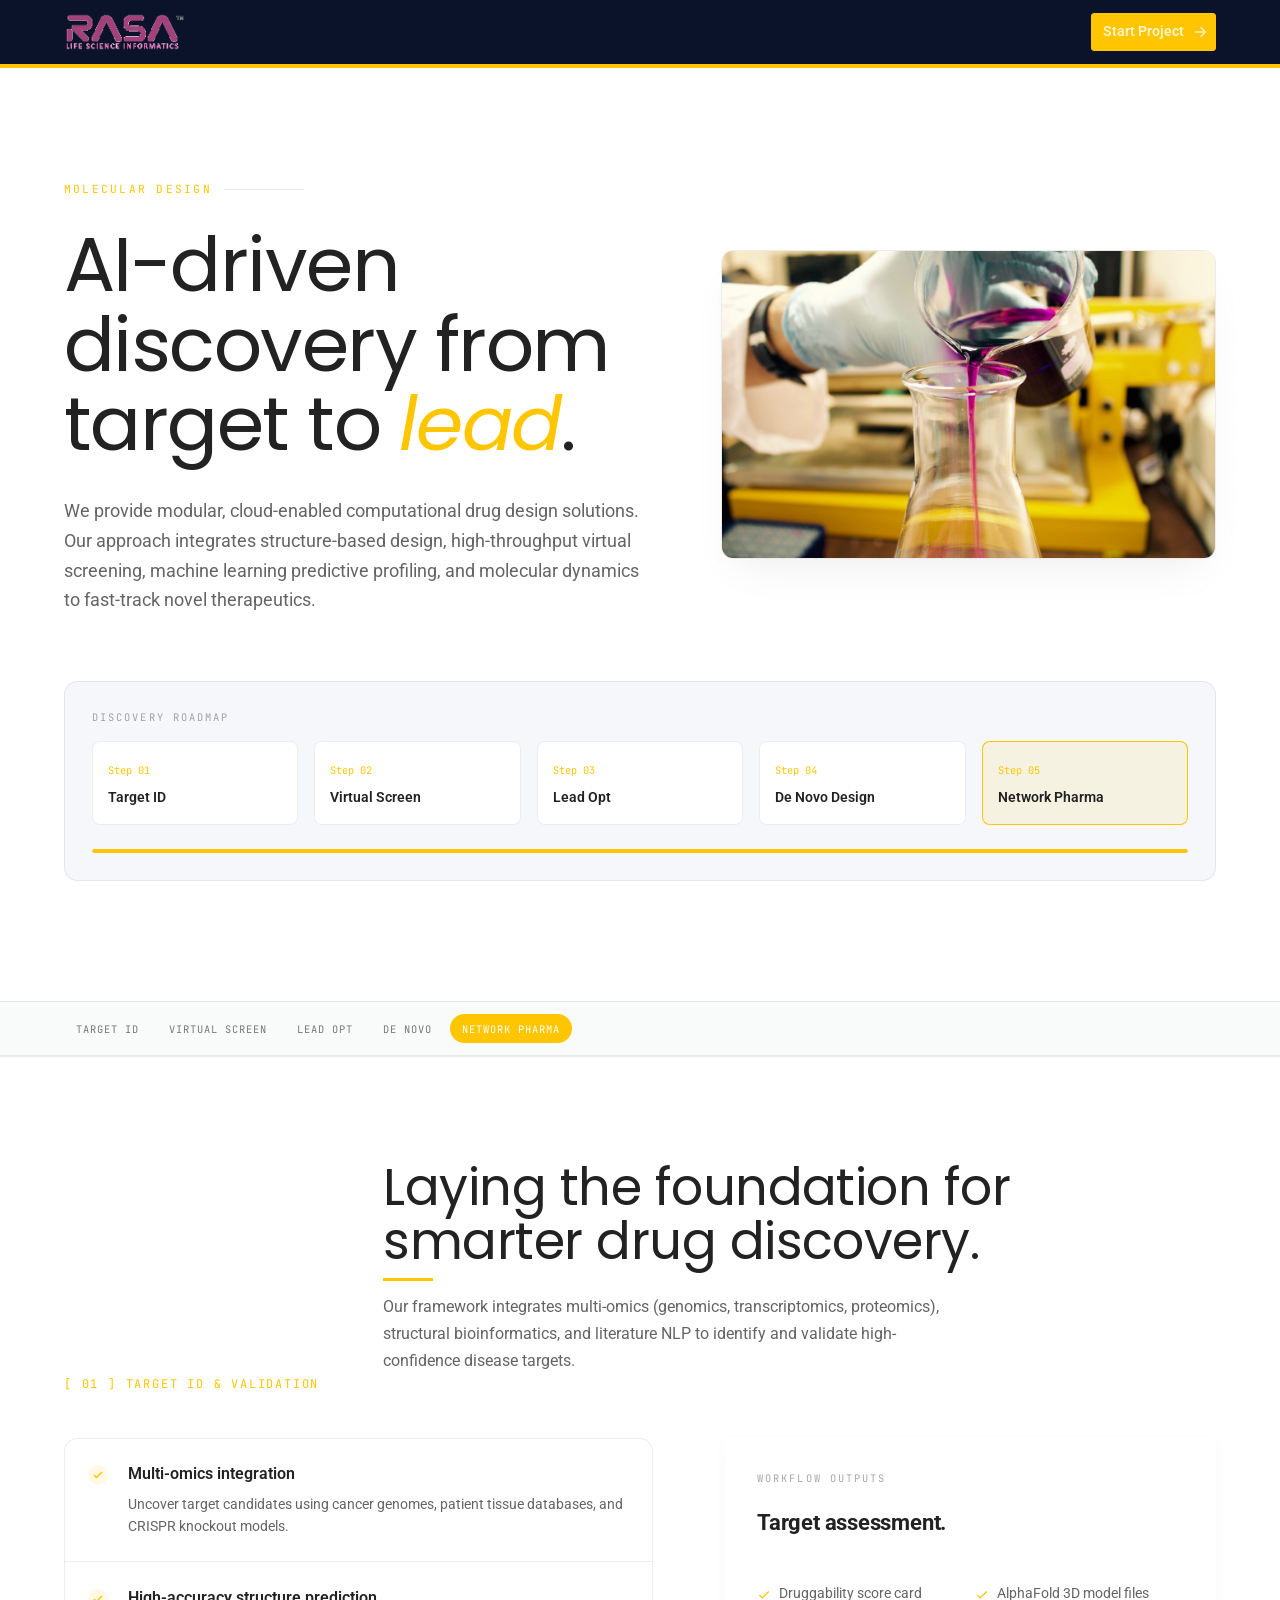
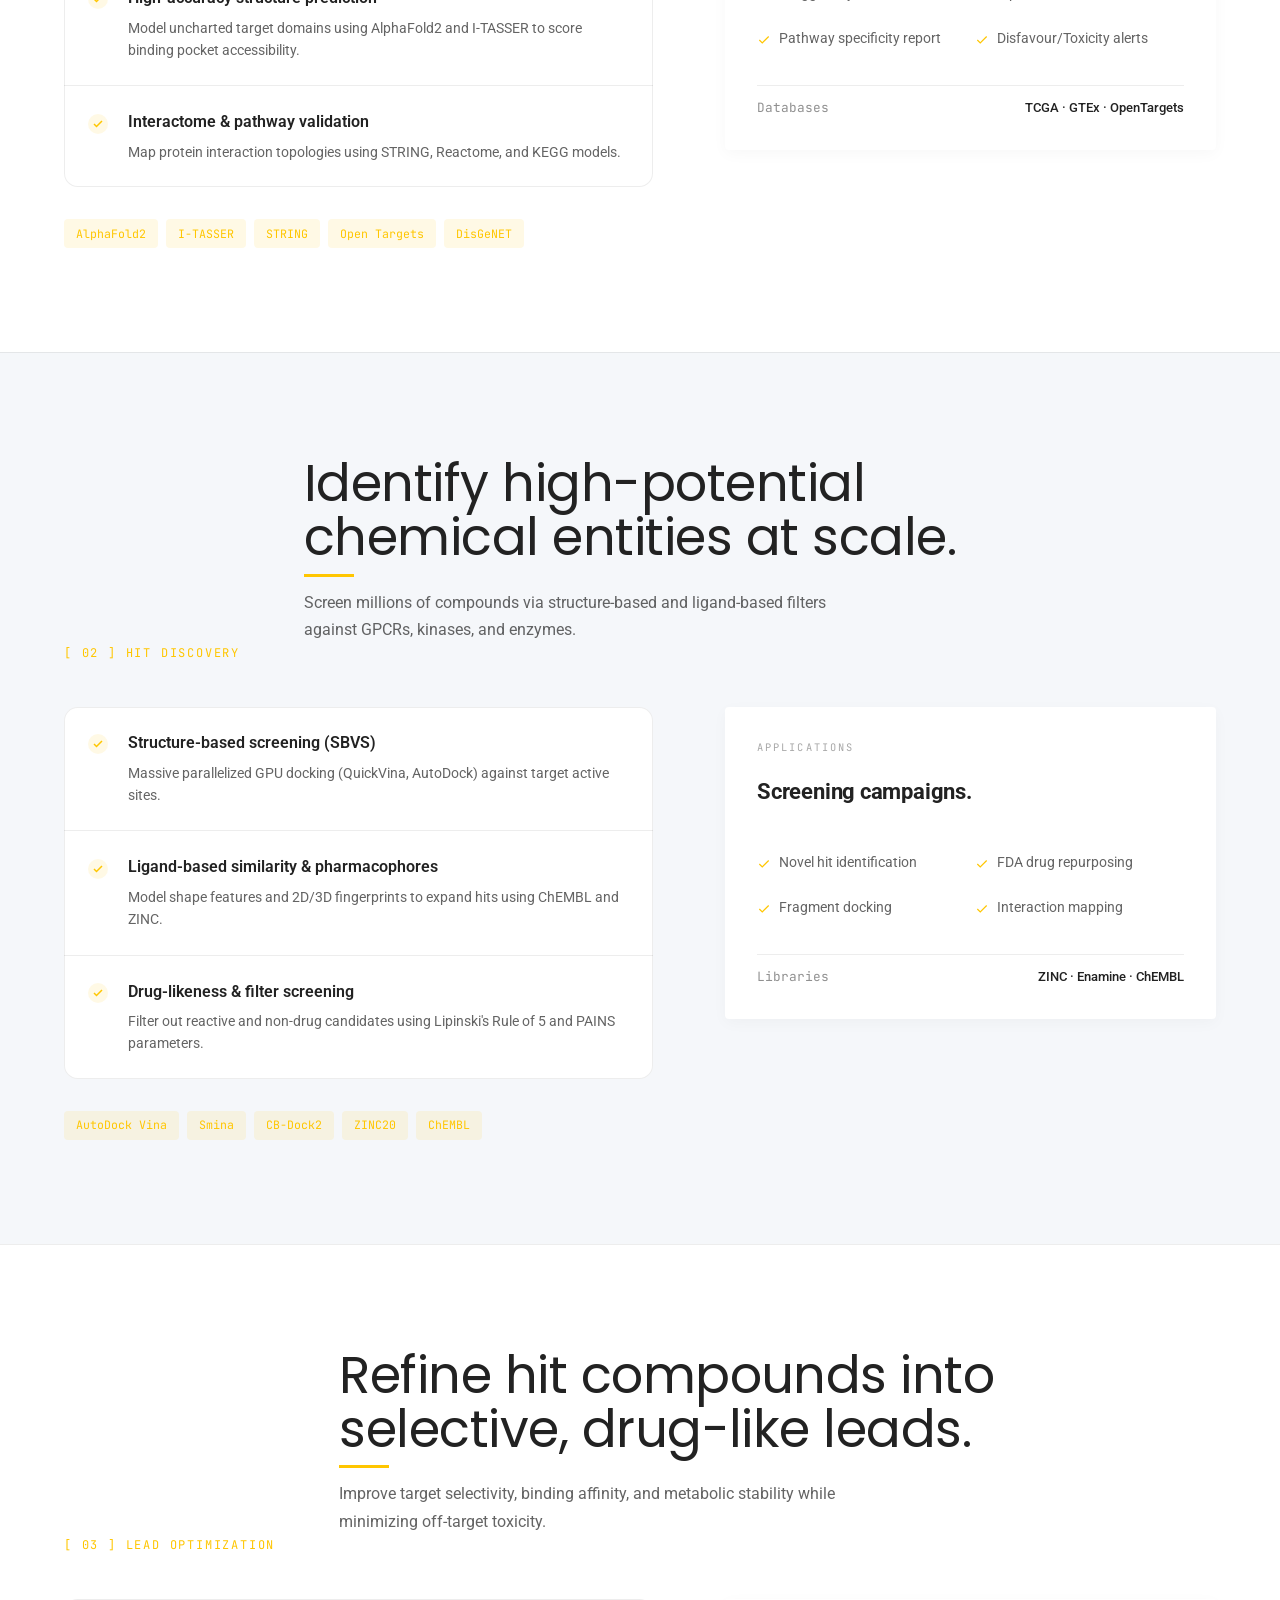
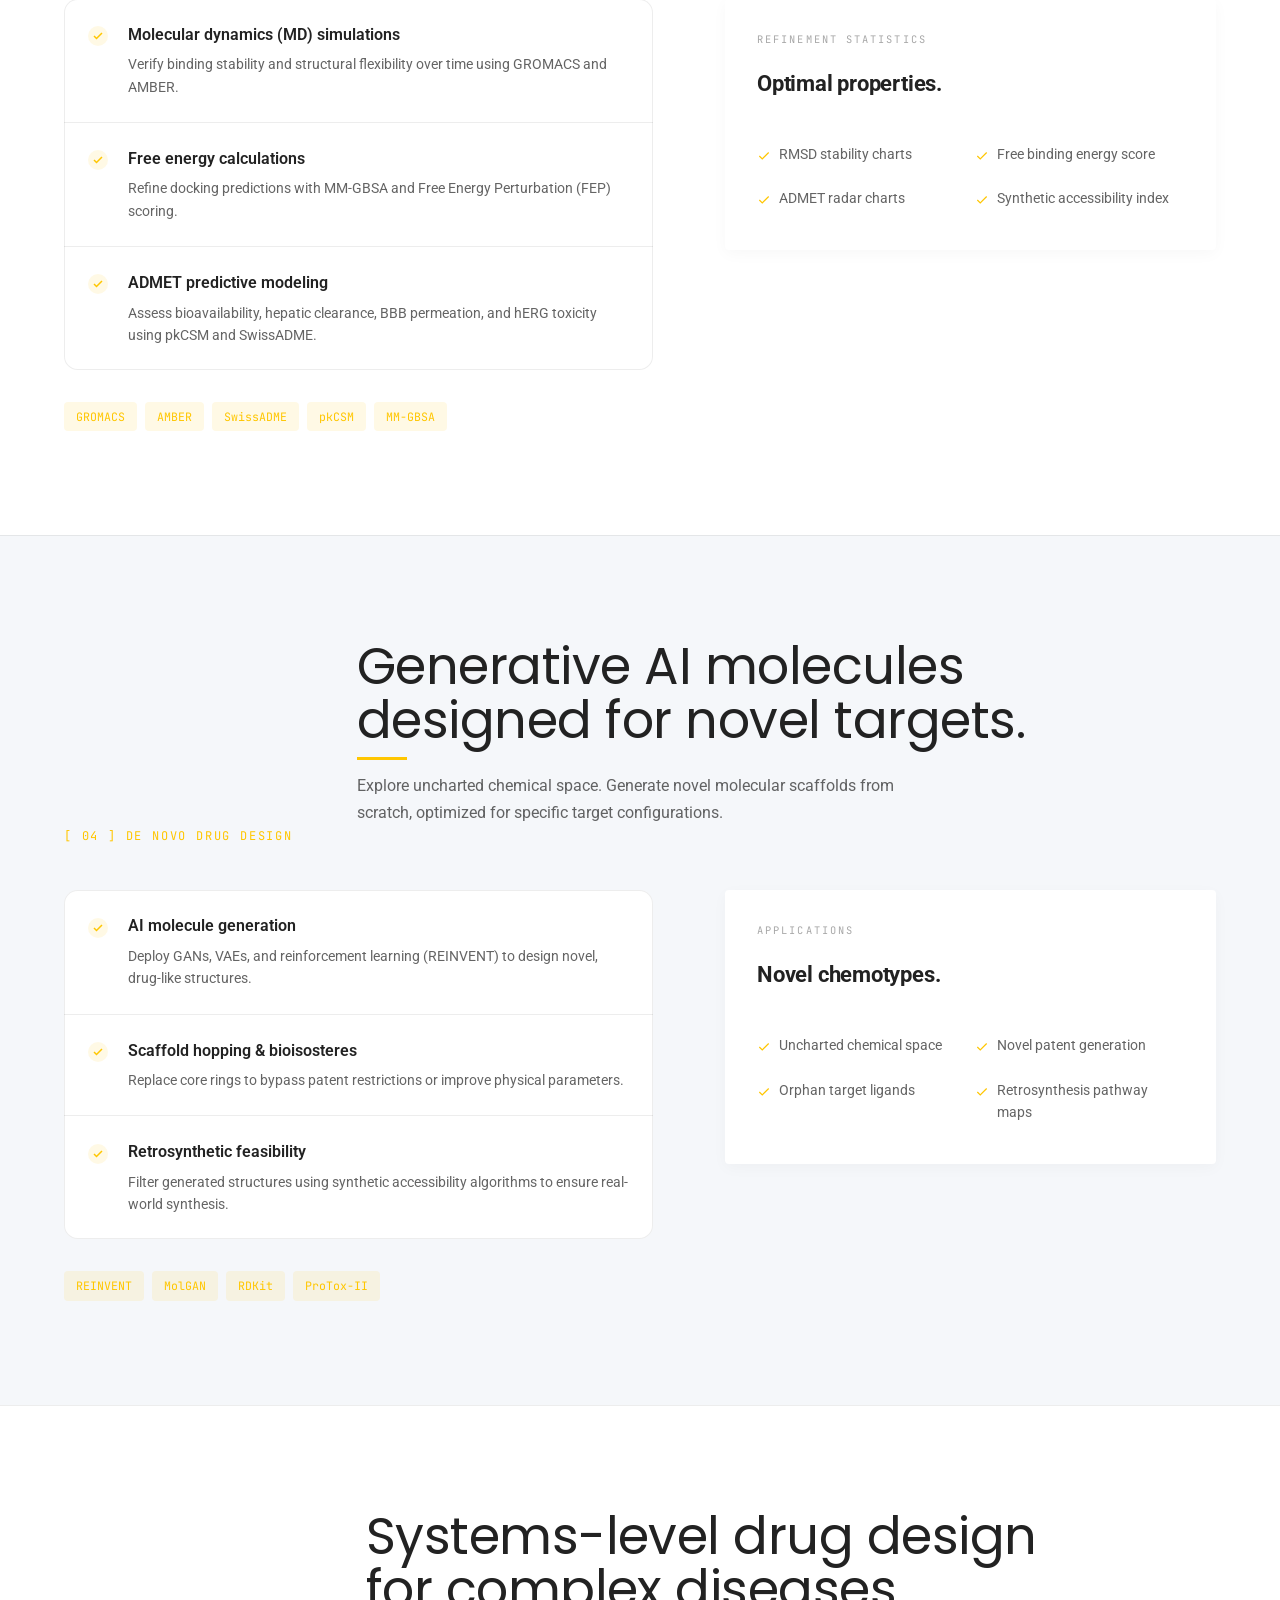
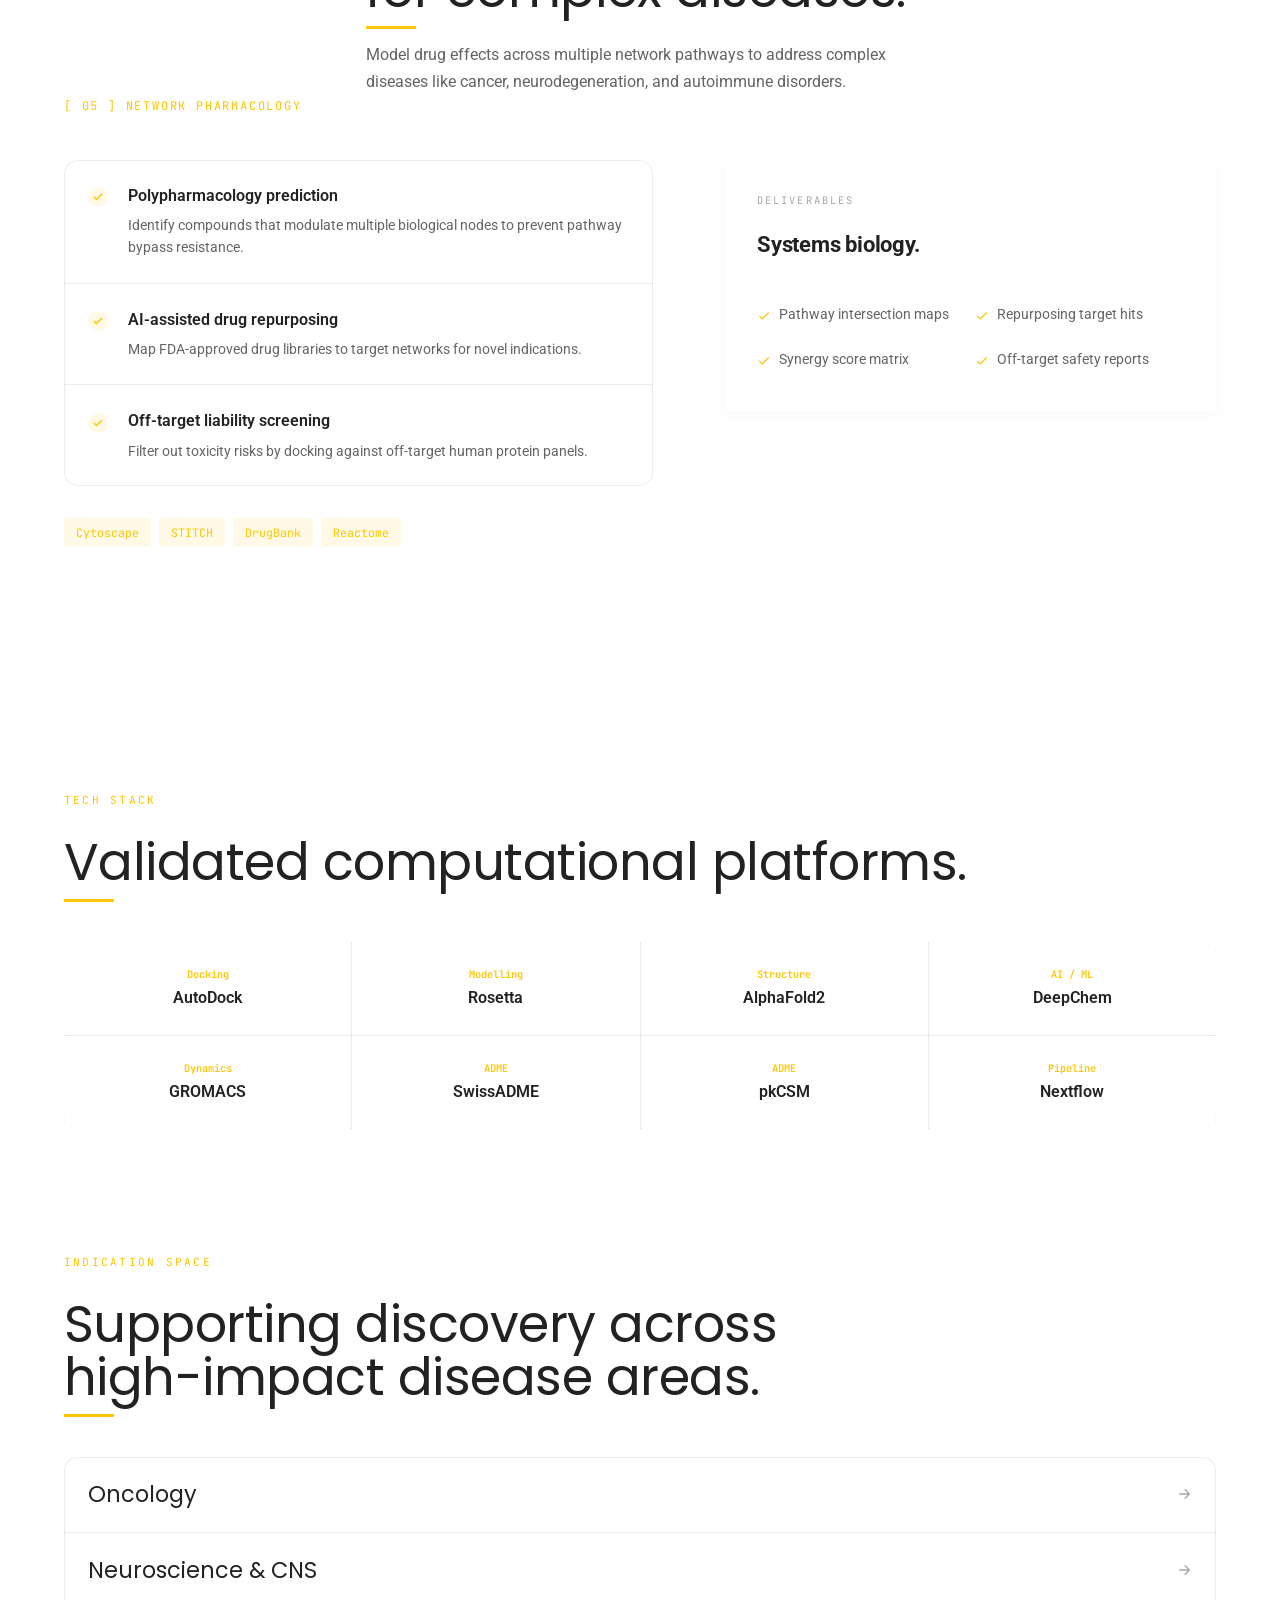
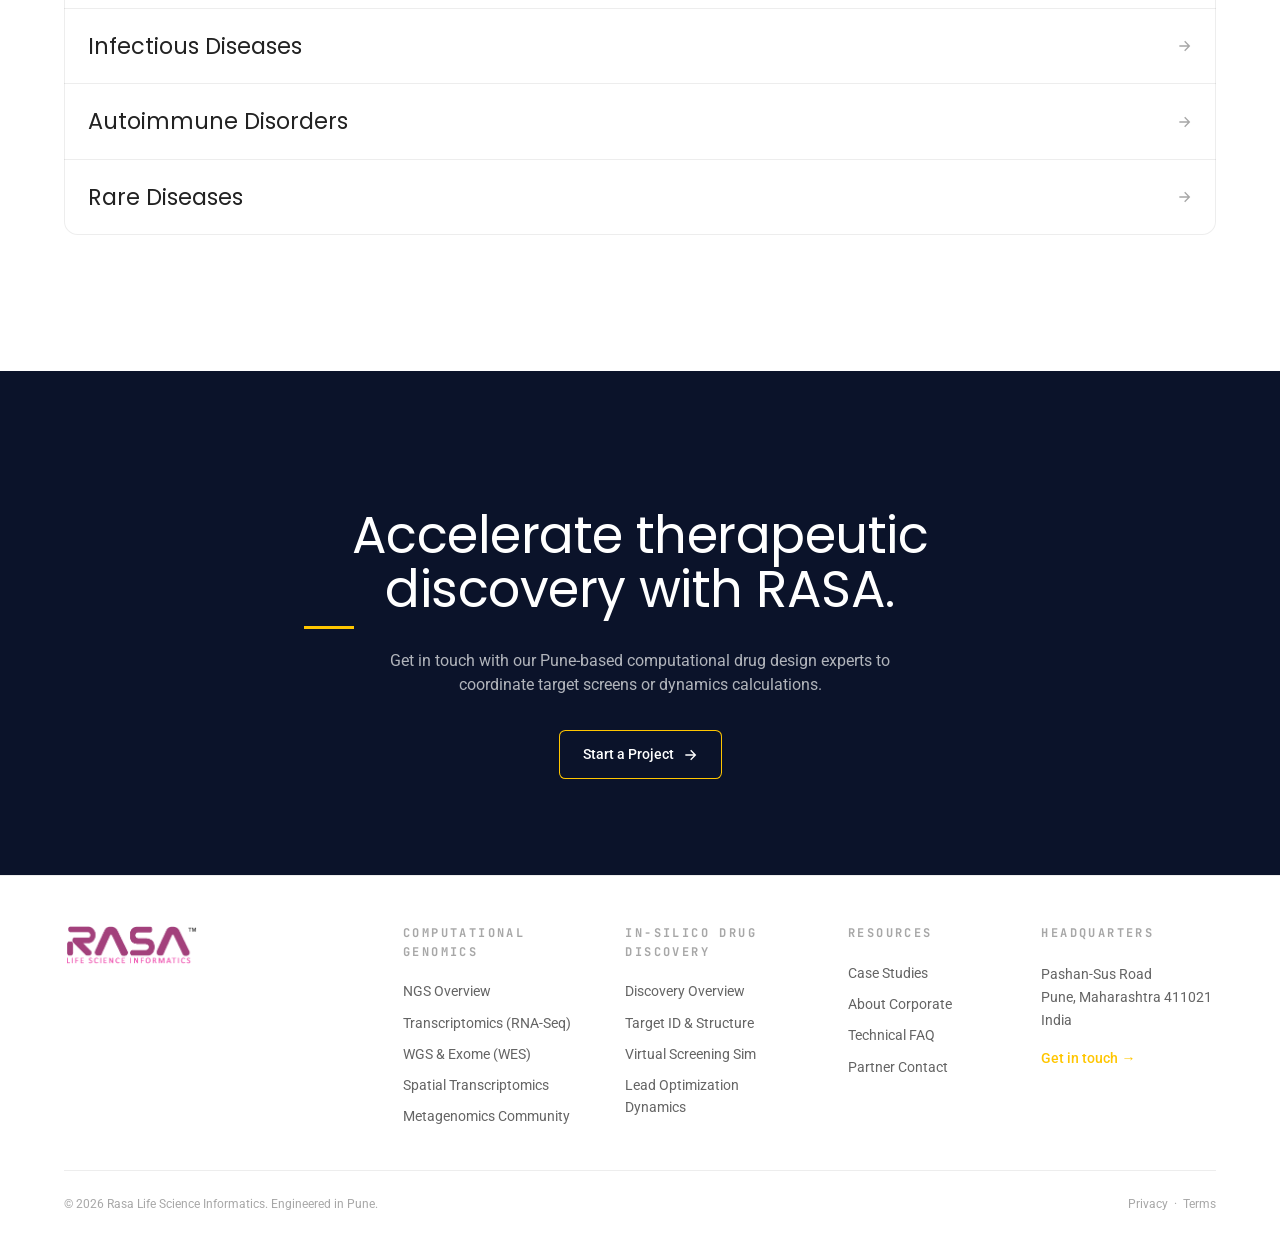
<file: services-drug-discovery.html>
<!DOCTYPE html>
<html lang="en">
<head>
  <meta charset="UTF-8">
  <meta name="viewport" content="width=device-width, initial-scale=1.0">
  <title>In-Silico Drug Discovery Services | RASA Life Science Informatics</title>
  <meta name="description" content="Scalable virtual screening, molecular dynamics simulations, target validation, ADMET profiling, and generative chemistry pipelines for pharma R&D.">
  <link rel="icon" type="image/svg+xml" href="favicon.svg">
  <link rel="preconnect" href="https://fonts.googleapis.com">
  <link rel="preconnect" href="https://fonts.gstatic.com" crossorigin>
  <link href="https://fonts.googleapis.com/css2?family=Instrument+Serif:ital@0;1&family=Inter:wght@300;400;500;600;700&family=JetBrains+Mono:wght@400;500&display=swap" rel="stylesheet">
  <link rel="stylesheet" href="theme.css">
</head>
<body class="rasa">
  
  <!--
================================================================
  RASA LSI — IN-SILICO DRUG DISCOVERY SERVICES
  WordPress Custom HTML block. Self-contained.
  Design system: "Academic Precision" — cream + ink + forest leaf
================================================================
-->







<!-- =============== HEADER =============== -->
<header class="rasa rasa-header">
  <div class="rasa-header__inner">
    <div class="rasa-header__group">
      <a href="index.html" class="rasa-brand"><img src="logo.png" alt="RASA LSI Logo" style="height: 38px; width: auto; display: block; object-fit: contain; margin: 0;"></a>
                              <nav class="rasa-nav" aria-label="Primary Nav">
        <div class="rasa-nav__item">
          <a href="services-ngs.html">NGS Analysis <span class="rasa-nav__arrow">▼</span></a>
          <div class="rasa-nav__dropdown">
            <a href="services-ngs.html">Overview</a>
            <a href="services-ngs-transcriptomics.html">Transcriptomics (RNA-Seq)</a>
            <a href="services-ngs-wgs-wes.html">WGS &amp; Exome (WES)</a>
            <a href="services-ngs-spatial.html">Spatial Transcriptomics</a>
            <a href="services-ngs-metagenomics.html">Metagenomics</a>
          </div>
        </div>
        <div class="rasa-nav__item">
          <a href="services-drug-discovery.html">Drug Discovery <span class="rasa-nav__arrow">▼</span></a>
          <div class="rasa-nav__dropdown">
            <a href="services-drug-discovery.html">Overview</a>
            <a href="services-dd-target-id.html">Target ID &amp; Structure</a>
            <a href="services-dd-virtual-screening.html">Virtual Screening</a>
            <a href="services-dd-lead-optimization.html">Lead Optimization</a>
          </div>
        </div>
        <div class="rasa-nav__item"><a href="case-studies.html">Case Studies</a></div>
        <div class="rasa-nav__item"><a href="about.html">About</a></div>
        <div class="rasa-nav__item"><a href="faq.html">FAQ</a></div>
      </nav>
    </div>
    <div class="rasa-header__actions" style="display: flex; align-items: center; gap: 1rem;">
      
      <a href="contact.html" class="rasa-cta-btn">
        Start Project
        <svg viewBox="0 0 24 24" fill="none" stroke="currentColor" stroke-width="2" aria-hidden="true"><path d="M5 12h14M13 5l7 7-7 7"/></svg>
      </a>
    </div>
  </div>
</header>

<!-- =============== MAIN =============== -->
<main class="rasa rasa-page">

  <!-- PAGE HERO -->
  <section class="rasa-pagehero">
    <div class="rasa-grid-bg" aria-hidden="true"></div>
    <div class="container">
      <div class="rasa-pagehero__grid">
        <div class="rasa-pagehero__copy">
          <div class="rasa-reveal">
            <span class="rasa-eyebrow">Molecular Design<span class="rasa-eyebrow__rule"></span></span>
          </div>
          <h1 class="rasa-pagehero__h rasa-reveal" data-delay="1">
            AI-driven discovery from target to <span class="serif italic leaf">lead</span>.
          </h1>
          <p class="rasa-pagehero__lede rasa-reveal" data-delay="2">
            We provide modular, cloud-enabled computational drug design solutions. Our approach integrates structure-based design, high-throughput virtual screening, machine learning predictive profiling, and molecular dynamics to fast-track novel therapeutics.
          </p>
        </div>
        <div class="rasa-reveal zoom-parent rasa-pagehero__art" data-delay="2">
          <img src="images/molecular_docking_3d.png" alt="In-Silico Drug Discovery">
        </div>
      </div>

      <!-- Interactive Pipeline tracker -->
      <div class="rasa-pipeline-tracker rasa-reveal" data-delay="2">
        <span class="rasa-side__lbl">Discovery Roadmap</span>
        <div class="rasa-pipeline-steps">
          <a href="services-dd-target-id.html" class="rasa-pipeline-step is-active" data-section="target-id" data-progress="20%" style="text-decoration: none; color: inherit;">
            <span class="rasa-pipeline-step__num">Step 01</span>
            <div class="rasa-pipeline-step__title">Target ID</div>
          </a>
          <a href="services-dd-virtual-screening.html" class="rasa-pipeline-step" data-section="hit-discovery" data-progress="40%" style="text-decoration: none; color: inherit;">
            <span class="rasa-pipeline-step__num">Step 02</span>
            <div class="rasa-pipeline-step__title">Virtual Screen</div>
          </a>
          <a href="services-dd-lead-optimization.html" class="rasa-pipeline-step" data-section="lead-opt" data-progress="60%" style="text-decoration: none; color: inherit;">
            <span class="rasa-pipeline-step__num">Step 03</span>
            <div class="rasa-pipeline-step__title">Lead Opt</div>
          </a>
          <a href="services-drug-discovery.html#de-novo" class="rasa-pipeline-step" data-section="de-novo" data-progress="80%" style="text-decoration: none; color: inherit;">
            <span class="rasa-pipeline-step__num">Step 04</span>
            <div class="rasa-pipeline-step__title">De Novo Design</div>
          </a>
          <a href="services-drug-discovery.html#multi-target" class="rasa-pipeline-step" data-section="multi-target" data-progress="100%" style="text-decoration: none; color: inherit;">
            <span class="rasa-pipeline-step__num">Step 05</span>
            <div class="rasa-pipeline-step__title">Network Pharma</div>
          </a>
        </div>
        <div class="rasa-pipeline-bar">
          <div class="rasa-pipeline-progress" id="progress-bar"></div>
        </div>
      </div>

    </div>
  </section>

  <!-- STICKY ANCHOR NAV -->
  <nav class="rasa-anchor-nav" aria-label="Sections navigation">
    <div class="container rasa-anchor-nav__inner">
      <a href="#target-id" class="is-active">Target ID</a>
      <a href="#hit-discovery">Virtual Screen</a>
      <a href="#lead-opt">Lead Opt</a>
      <a href="#de-novo">De Novo</a>
      <a href="#multi-target">Network Pharma</a>
    </div>
  </nav>

  <!-- DEEP: TARGET ID -->
  <section class="rasa-deep rasa-reveal" id="target-id">
    <div class="container">
      <div class="rasa-deep__head">
        <span class="rasa-deep__index">[ 01 ] Target ID &amp; Validation</span>
        <div>
          <h2 class="rasa-h2 rasa-deep__h">Laying the foundation for smarter drug discovery.</h2>
          <p class="rasa-deep__lede">
            Our framework integrates multi-omics (genomics, transcriptomics, proteomics), structural bioinformatics, and literature NLP to identify and validate high-confidence disease targets.
          </p>
        </div>
      </div>
      <div class="rasa-deep__body">
        <div>
          <div class="rasa-feat-list">
            <div class="rasa-feat">
              <span class="rasa-feat__chk"><svg viewBox="0 0 24 24"><polyline points="20 6 9 17 4 12"/></svg></span>
              <div>
                <div class="rasa-feat__t">Multi-omics integration</div>
                <div class="rasa-feat__b">Uncover target candidates using cancer genomes, patient tissue databases, and CRISPR knockout models.</div>
              </div>
            </div>
            <div class="rasa-feat">
              <span class="rasa-feat__chk"><svg viewBox="0 0 24 24"><polyline points="20 6 9 17 4 12"/></svg></span>
              <div>
                <div class="rasa-feat__t">High-accuracy structure prediction</div>
                <div class="rasa-feat__b">Model uncharted target domains using AlphaFold2 and I-TASSER to score binding pocket accessibility.</div>
              </div>
            </div>
            <div class="rasa-feat">
              <span class="rasa-feat__chk"><svg viewBox="0 0 24 24"><polyline points="20 6 9 17 4 12"/></svg></span>
              <div>
                <div class="rasa-feat__t">Interactome &amp; pathway validation</div>
                <div class="rasa-feat__b">Map protein interaction topologies using STRING, Reactome, and KEGG models.</div>
              </div>
            </div>
          </div>

          <div class="rasa-tool-cloud">
            <span class="rasa-tool">AlphaFold2<span class="rasa-tooltip">Google DeepMind's state-of-the-art 3D structure predictor.</span></span>
            <span class="rasa-tool">I-TASSER<span class="rasa-tooltip">Iterative threading assembly for structure prediction.</span></span>
            <span class="rasa-tool">STRING<span class="rasa-tooltip">Protein-protein physical and functional interaction network.</span></span>
            <span class="rasa-tool">Open Targets<span class="rasa-tooltip">Comprehensive target validation platform.</span></span>
            <span class="rasa-tool">DisGeNET<span class="rasa-tooltip">Database of gene-disease associations.</span></span>
          </div>
        </div>

        <aside class="rasa-side">
          <span class="rasa-side__lbl">Workflow outputs</span>
          <h3 class="rasa-side__h">Target assessment.</h3>
          <div class="rasa-deliv">
            <div class="rasa-deliv__item"><svg viewBox="0 0 24 24"><polyline points="20 6 9 17 4 12"/></svg>Druggability score card</div>
            <div class="rasa-deliv__item"><svg viewBox="0 0 24 24"><polyline points="20 6 9 17 4 12"/></svg>AlphaFold 3D model files</div>
            <div class="rasa-deliv__item"><svg viewBox="0 0 24 24"><polyline points="20 6 9 17 4 12"/></svg>Pathway specificity report</div>
            <div class="rasa-deliv__item"><svg viewBox="0 0 24 24"><polyline points="20 6 9 17 4 12"/></svg>Disfavour/Toxicity alerts</div>
          </div>
          <div style="margin-top: 0.5rem;">
            <div class="rasa-side__row"><span>Databases</span><span>TCGA · GTEx · OpenTargets</span></div>
          </div>
        </aside>
      </div>
    </div>
  </section>

  <!-- DEEP: HIT DISCOVERY -->
  <section class="rasa-deep rasa-reveal" id="hit-discovery" style="background:var(--surface);">
    <div class="container">
      <div class="rasa-deep__head">
        <span class="rasa-deep__index">[ 02 ] Hit Discovery</span>
        <div>
          <h2 class="rasa-h2 rasa-deep__h">Identify high-potential chemical entities at scale.</h2>
          <p class="rasa-deep__lede">
            Screen millions of compounds via structure-based and ligand-based filters against GPCRs, kinases, and enzymes.
          </p>
        </div>
      </div>
      <div class="rasa-deep__body">
        <div>
          <div class="rasa-feat-list">
            <div class="rasa-feat">
              <span class="rasa-feat__chk"><svg viewBox="0 0 24 24"><polyline points="20 6 9 17 4 12"/></svg></span>
              <div>
                <div class="rasa-feat__t">Structure-based screening (SBVS)</div>
                <div class="rasa-feat__b">Massive parallelized GPU docking (QuickVina, AutoDock) against target active sites.</div>
              </div>
            </div>
            <div class="rasa-feat">
              <span class="rasa-feat__chk"><svg viewBox="0 0 24 24"><polyline points="20 6 9 17 4 12"/></svg></span>
              <div>
                <div class="rasa-feat__t">Ligand-based similarity &amp; pharmacophores</div>
                <div class="rasa-feat__b">Model shape features and 2D/3D fingerprints to expand hits using ChEMBL and ZINC.</div>
              </div>
            </div>
            <div class="rasa-feat">
              <span class="rasa-feat__chk"><svg viewBox="0 0 24 24"><polyline points="20 6 9 17 4 12"/></svg></span>
              <div>
                <div class="rasa-feat__t">Drug-likeness &amp; filter screening</div>
                <div class="rasa-feat__b">Filter out reactive and non-drug candidates using Lipinski's Rule of 5 and PAINS parameters.</div>
              </div>
            </div>
          </div>

          <div class="rasa-tool-cloud">
            <span class="rasa-tool">AutoDock Vina<span class="rasa-tooltip">Gold-standard molecular docking simulation program.</span></span>
            <span class="rasa-tool">Smina<span class="rasa-tooltip">AutoDock fork optimized for scoring function customizability.</span></span>
            <span class="rasa-tool">CB-Dock2<span class="rasa-tooltip">Cavity-detection-guided blind docking server.</span></span>
            <span class="rasa-tool">ZINC20<span class="rasa-tooltip">Database of millions of commercially available compounds.</span></span>
            <span class="rasa-tool">ChEMBL<span class="rasa-tooltip">Curated bioactivity database of drug-like molecules.</span></span>
          </div>
        </div>

        <aside class="rasa-side">
          <span class="rasa-side__lbl">Applications</span>
          <h3 class="rasa-side__h">Screening campaigns.</h3>
          <div class="rasa-deliv">
            <div class="rasa-deliv__item"><svg viewBox="0 0 24 24"><polyline points="20 6 9 17 4 12"/></svg>Novel hit identification</div>
            <div class="rasa-deliv__item"><svg viewBox="0 0 24 24"><polyline points="20 6 9 17 4 12"/></svg>FDA drug repurposing</div>
            <div class="rasa-deliv__item"><svg viewBox="0 0 24 24"><polyline points="20 6 9 17 4 12"/></svg>Fragment docking</div>
            <div class="rasa-deliv__item"><svg viewBox="0 0 24 24"><polyline points="20 6 9 17 4 12"/></svg>Interaction mapping</div>
          </div>
          <div style="margin-top: 0.5rem;">
            <div class="rasa-side__row"><span>Libraries</span><span>ZINC · Enamine · ChEMBL</span></div>
          </div>
        </aside>
      </div>
    </div>
  </section>

  <!-- DEEP: LEAD OPT -->
  <section class="rasa-deep rasa-reveal" id="lead-opt">
    <div class="container">
      <div class="rasa-deep__head">
        <span class="rasa-deep__index">[ 03 ] Lead Optimization</span>
        <div>
          <h2 class="rasa-h2 rasa-deep__h">Refine hit compounds into selective, drug-like leads.</h2>
          <p class="rasa-deep__lede">
            Improve target selectivity, binding affinity, and metabolic stability while minimizing off-target toxicity.
          </p>
        </div>
      </div>
      <div class="rasa-deep__body">
        <div>
          <div class="rasa-feat-list">
            <div class="rasa-feat">
              <span class="rasa-feat__chk"><svg viewBox="0 0 24 24"><polyline points="20 6 9 17 4 12"/></svg></span>
              <div>
                <div class="rasa-feat__t">Molecular dynamics (MD) simulations</div>
                <div class="rasa-feat__b">Verify binding stability and structural flexibility over time using GROMACS and AMBER.</div>
              </div>
            </div>
            <div class="rasa-feat">
              <span class="rasa-feat__chk"><svg viewBox="0 0 24 24"><polyline points="20 6 9 17 4 12"/></svg></span>
              <div>
                <div class="rasa-feat__t">Free energy calculations</div>
                <div class="rasa-feat__b">Refine docking predictions with MM-GBSA and Free Energy Perturbation (FEP) scoring.</div>
              </div>
            </div>
            <div class="rasa-feat">
              <span class="rasa-feat__chk"><svg viewBox="0 0 24 24"><polyline points="20 6 9 17 4 12"/></svg></span>
              <div>
                <div class="rasa-feat__t">ADMET predictive modeling</div>
                <div class="rasa-feat__b">Assess bioavailability, hepatic clearance, BBB permeation, and hERG toxicity using pkCSM and SwissADME.</div>
              </div>
            </div>
          </div>

          <div class="rasa-tool-cloud">
            <span class="rasa-tool">GROMACS<span class="rasa-tooltip">High-performance molecular dynamics simulator.</span></span>
            <span class="rasa-tool">AMBER<span class="rasa-tooltip">Assisted Model Building with Energy Refinement suite.</span></span>
            <span class="rasa-tool">SwissADME<span class="rasa-tooltip">Predicts ADME parameters, drug-likeness, and medicinal chemistry friendliness.</span></span>
            <span class="rasa-tool">pkCSM<span class="rasa-tooltip">Predicts small-molecule pharmacokinetics using graph signatures.</span></span>
            <span class="rasa-tool">MM-GBSA<span class="rasa-tooltip">Molecular Mechanics Generalized Born Surface Area calculations.</span></span>
          </div>
        </div>

        <aside class="rasa-side">
          <span class="rasa-side__lbl">Refinement statistics</span>
          <h3 class="rasa-side__h">Optimal properties.</h3>
          <div class="rasa-deliv">
            <div class="rasa-deliv__item"><svg viewBox="0 0 24 24"><polyline points="20 6 9 17 4 12"/></svg>RMSD stability charts</div>
            <div class="rasa-deliv__item"><svg viewBox="0 0 24 24"><polyline points="20 6 9 17 4 12"/></svg>Free binding energy score</div>
            <div class="rasa-deliv__item"><svg viewBox="0 0 24 24"><polyline points="20 6 9 17 4 12"/></svg>ADMET radar charts</div>
            <div class="rasa-deliv__item"><svg viewBox="0 0 24 24"><polyline points="20 6 9 17 4 12"/></svg>Synthetic accessibility index</div>
          </div>
        </aside>
      </div>
    </div>
  </section>

  <!-- DEEP: DE NOVO -->
  <section class="rasa-deep rasa-reveal" id="de-novo" style="background:var(--surface);">
    <div class="container">
      <div class="rasa-deep__head">
        <span class="rasa-deep__index">[ 04 ] De Novo Drug Design</span>
        <div>
          <h2 class="rasa-h2 rasa-deep__h">Generative AI molecules designed for novel targets.</h2>
          <p class="rasa-deep__lede">
            Explore uncharted chemical space. Generate novel molecular scaffolds from scratch, optimized for specific target configurations.
          </p>
        </div>
      </div>
      <div class="rasa-deep__body">
        <div>
          <div class="rasa-feat-list">
            <div class="rasa-feat">
              <span class="rasa-feat__chk"><svg viewBox="0 0 24 24"><polyline points="20 6 9 17 4 12"/></svg></span>
              <div>
                <div class="rasa-feat__t">AI molecule generation</div>
                <div class="rasa-feat__b">Deploy GANs, VAEs, and reinforcement learning (REINVENT) to design novel, drug-like structures.</div>
              </div>
            </div>
            <div class="rasa-feat">
              <span class="rasa-feat__chk"><svg viewBox="0 0 24 24"><polyline points="20 6 9 17 4 12"/></svg></span>
              <div>
                <div class="rasa-feat__t">Scaffold hopping &amp; bioisosteres</div>
                <div class="rasa-feat__b">Replace core rings to bypass patent restrictions or improve physical parameters.</div>
              </div>
            </div>
            <div class="rasa-feat">
              <span class="rasa-feat__chk"><svg viewBox="0 0 24 24"><polyline points="20 6 9 17 4 12"/></svg></span>
              <div>
                <div class="rasa-feat__t">Retrosynthetic feasibility</div>
                <div class="rasa-feat__b">Filter generated structures using synthetic accessibility algorithms to ensure real-world synthesis.</div>
              </div>
            </div>
          </div>

          <div class="rasa-tool-cloud">
            <span class="rasa-tool">REINVENT<span class="rasa-tooltip">Generative AI reinforcement learning framework for chemistry.</span></span>
            <span class="rasa-tool">MolGAN<span class="rasa-tooltip">Generative adversarial network for molecular graph structures.</span></span>
            <span class="rasa-tool">RDKit<span class="rasa-tooltip">Open-source informatics software suite for chemistry.</span></span>
            <span class="rasa-tool">ProTox-II<span class="rasa-tooltip">Toxicity endpoint prediction server.</span></span>
          </div>
        </div>

        <aside class="rasa-side">
          <span class="rasa-side__lbl">Applications</span>
          <h3 class="rasa-side__h">Novel chemotypes.</h3>
          <div class="rasa-deliv">
            <div class="rasa-deliv__item"><svg viewBox="0 0 24 24"><polyline points="20 6 9 17 4 12"/></svg>Uncharted chemical space</div>
            <div class="rasa-deliv__item"><svg viewBox="0 0 24 24"><polyline points="20 6 9 17 4 12"/></svg>Novel patent generation</div>
            <div class="rasa-deliv__item"><svg viewBox="0 0 24 24"><polyline points="20 6 9 17 4 12"/></svg>Orphan target ligands</div>
            <div class="rasa-deliv__item"><svg viewBox="0 0 24 24"><polyline points="20 6 9 17 4 12"/></svg>Retrosynthesis pathway maps</div>
          </div>
        </aside>
      </div>
    </div>
  </section>

  <!-- DEEP: NETWORK PHARMA -->
  <section class="rasa-deep rasa-reveal" id="multi-target">
    <div class="container">
      <div class="rasa-deep__head">
        <span class="rasa-deep__index">[ 05 ] Network Pharmacology</span>
        <div>
          <h2 class="rasa-h2 rasa-deep__h">Systems-level drug design for complex diseases.</h2>
          <p class="rasa-deep__lede">
            Model drug effects across multiple network pathways to address complex diseases like cancer, neurodegeneration, and autoimmune disorders.
          </p>
        </div>
      </div>
      <div class="rasa-deep__body">
        <div>
          <div class="rasa-feat-list">
            <div class="rasa-feat">
              <span class="rasa-feat__chk"><svg viewBox="0 0 24 24"><polyline points="20 6 9 17 4 12"/></svg></span>
              <div>
                <div class="rasa-feat__t">Polypharmacology prediction</div>
                <div class="rasa-feat__b">Identify compounds that modulate multiple biological nodes to prevent pathway bypass resistance.</div>
              </div>
            </div>
            <div class="rasa-feat">
              <span class="rasa-feat__chk"><svg viewBox="0 0 24 24"><polyline points="20 6 9 17 4 12"/></svg></span>
              <div>
                <div class="rasa-feat__t">AI-assisted drug repurposing</div>
                <div class="rasa-feat__b">Map FDA-approved drug libraries to target networks for novel indications.</div>
              </div>
            </div>
            <div class="rasa-feat">
              <span class="rasa-feat__chk"><svg viewBox="0 0 24 24"><polyline points="20 6 9 17 4 12"/></svg></span>
              <div>
                <div class="rasa-feat__t">Off-target liability screening</div>
                <div class="rasa-feat__b">Filter out toxicity risks by docking against off-target human protein panels.</div>
              </div>
            </div>
          </div>

          <div class="rasa-tool-cloud">
            <span class="rasa-tool">Cytoscape<span class="rasa-tooltip">Network analysis and network layout software tool.</span></span>
            <span class="rasa-tool">STITCH<span class="rasa-tooltip">Database of physical and functional compound-protein interactions.</span></span>
            <span class="rasa-tool">DrugBank<span class="rasa-tooltip">Comprehensive resource on drug structure, targets, and mechanisms.</span></span>
            <span class="rasa-tool">Reactome<span class="rasa-tooltip">Curated biological pathway database.</span></span>
          </div>
        </div>

        <aside class="rasa-side">
          <span class="rasa-side__lbl">Deliverables</span>
          <h3 class="rasa-side__h">Systems biology.</h3>
          <div class="rasa-deliv">
            <div class="rasa-deliv__item"><svg viewBox="0 0 24 24"><polyline points="20 6 9 17 4 12"/></svg>Pathway intersection maps</div>
            <div class="rasa-deliv__item"><svg viewBox="0 0 24 24"><polyline points="20 6 9 17 4 12"/></svg>Repurposing target hits</div>
            <div class="rasa-deliv__item"><svg viewBox="0 0 24 24"><polyline points="20 6 9 17 4 12"/></svg>Synergy score matrix</div>
            <div class="rasa-deliv__item"><svg viewBox="0 0 24 24"><polyline points="20 6 9 17 4 12"/></svg>Off-target safety reports</div>
          </div>
        </aside>
      </div>
    </div>
  </section>

  <!-- STACK & THERAPEUTIC -->
  <section class="rasa-section rasa-section--lg">
    <div class="container">
      <div style="display:grid; gap:4rem; grid-template-columns: 1fr;">
        
        <!-- Stack Grid -->
        <div class="rasa-reveal">
          <span class="rasa-eyebrow">Tech Stack</span>
          <h2 class="rasa-h2" style="margin: 1.5rem 0 2.5rem;">Validated computational platforms.</h2>
          <div class="rasa-stack-grid">
            <div class="rasa-stack-cell">
              <span class="rasa-stack-cell__lbl">Docking</span>
              <span class="rasa-stack-cell__val">AutoDock</span>
              <span class="rasa-tooltip">Flexible ligand binding simulation engine.</span>
            </div>
            <div class="rasa-stack-cell">
              <span class="rasa-stack-cell__lbl">Modelling</span>
              <span class="rasa-stack-cell__val">Rosetta</span>
              <span class="rasa-tooltip">Protein structure refinement suite.</span>
            </div>
            <div class="rasa-stack-cell">
              <span class="rasa-stack-cell__lbl">Structure</span>
              <span class="rasa-stack-cell__val">AlphaFold2</span>
              <span class="rasa-tooltip">Google DeepMind target folding predictor.</span>
            </div>
            <div class="rasa-stack-cell">
              <span class="rasa-stack-cell__lbl">AI / ML</span>
              <span class="rasa-stack-cell__val">DeepChem</span>
              <span class="rasa-tooltip">Deep learning library for drug discovery.</span>
            </div>
            <div class="rasa-stack-cell">
              <span class="rasa-stack-cell__lbl">Dynamics</span>
              <span class="rasa-stack-cell__val">GROMACS</span>
              <span class="rasa-tooltip">Classical molecular dynamics simulation engine.</span>
            </div>
            <div class="rasa-stack-cell">
              <span class="rasa-stack-cell__lbl">ADME</span>
              <span class="rasa-stack-cell__val">SwissADME</span>
              <span class="rasa-tooltip">ADME and drug-likeness profiler.</span>
            </div>
            <div class="rasa-stack-cell">
              <span class="rasa-stack-cell__lbl">ADME</span>
              <span class="rasa-stack-cell__val">pkCSM</span>
              <span class="rasa-tooltip">Graph-based pharmacokinetics modeler.</span>
            </div>
            <div class="rasa-stack-cell">
              <span class="rasa-stack-cell__lbl">Pipeline</span>
              <span class="rasa-stack-cell__val">Nextflow</span>
              <span class="rasa-tooltip">Data-driven scalable workflow manager.</span>
            </div>
          </div>
        </div>

        <!-- Therapeutic -->
        <div class="rasa-reveal" data-delay="1" style="margin-top: 3.5rem;">
          <span class="rasa-eyebrow">Indication Space</span>
          <h2 class="rasa-h2" style="margin: 1.5rem 0 2.5rem;">Supporting discovery across high-impact disease areas.</h2>
          <div class="rasa-therapeutic">
            <div class="rasa-therapeutic__item">
              <span class="rasa-therapeutic__name">Oncology</span>
              <svg viewBox="0 0 24 24" aria-hidden="true"><path d="M5 12h14M13 5l7 7-7 7"/></svg>
            </div>
            <div class="rasa-therapeutic__item">
              <span class="rasa-therapeutic__name">Neuroscience &amp; CNS</span>
              <svg viewBox="0 0 24 24" aria-hidden="true"><path d="M5 12h14M13 5l7 7-7 7"/></svg>
            </div>
            <div class="rasa-therapeutic__item">
              <span class="rasa-therapeutic__name">Infectious Diseases</span>
              <svg viewBox="0 0 24 24" aria-hidden="true"><path d="M5 12h14M13 5l7 7-7 7"/></svg>
            </div>
            <div class="rasa-therapeutic__item">
              <span class="rasa-therapeutic__name">Autoimmune Disorders</span>
              <svg viewBox="0 0 24 24" aria-hidden="true"><path d="M5 12h14M13 5l7 7-7 7"/></svg>
            </div>
            <div class="rasa-therapeutic__item">
              <span class="rasa-therapeutic__name">Rare Diseases</span>
              <svg viewBox="0 0 24 24" aria-hidden="true"><path d="M5 12h14M13 5l7 7-7 7"/></svg>
            </div>
          </div>
        </div>

      </div>
    </div>
  </section>

  <!-- CTA -->
  <section class="rasa-section rasa-section--ink" style="padding:6rem 0; text-align:center;">
    <div class="container" style="max-width:720px;">
      <h2 class="rasa-h2" style="color:var(--cream); margin-bottom:1.25rem; max-width:24ch; margin-left:auto; margin-right:auto;">Accelerate therapeutic discovery with RASA.</h2>
      <p style="color:rgba(248,249,250,0.7); max-width:56ch; margin:0 auto 2rem;">
        Get in touch with our Pune-based computational drug design experts to coordinate target screens or dynamics calculations.
      </p>
      <a href="contact.html" class="rasa-btn rasa-btn--primary">
        Start a Project
        <svg viewBox="0 0 24 24" fill="none" stroke="currentColor" stroke-width="2" aria-hidden="true"><path d="M5 12h14M13 5l7 7-7 7"/></svg>
      </a>
    </div>
  </section>
</main>

<!-- =============== FOOTER =============== -->
<footer class="rasa rasa-footer">
  <div class="container">
    <div class="rasa-footer__grid">
      <div>
        <div class="rasa-footer__brand"><img src="logo.png" alt="RASA LSI Logo" style="height: 42px; width: auto; display: block; object-fit: contain;"></div>
      </div>
      <div>
        <h4>Computational Genomics</h4>
        <a href="services-ngs.html">NGS Overview</a>
        <a href="services-ngs-transcriptomics.html">Transcriptomics (RNA-Seq)</a>
        <a href="services-ngs-wgs-wes.html">WGS &amp; Exome (WES)</a>
        <a href="services-ngs-spatial.html">Spatial Transcriptomics</a>
        <a href="services-ngs-metagenomics.html">Metagenomics Community</a>
      </div>
      <div>
        <h4>In-Silico Drug Discovery</h4>
        <a href="services-drug-discovery.html">Discovery Overview</a>
        <a href="services-dd-target-id.html">Target ID &amp; Structure</a>
        <a href="services-dd-virtual-screening.html">Virtual Screening Sim</a>
        <a href="services-dd-lead-optimization.html">Lead Optimization Dynamics</a>
      </div>
      <div>
        <h4>Resources</h4>
        <a href="case-studies.html">Case Studies</a>
        <a href="about.html">About Corporate</a>
        <a href="faq.html">Technical FAQ</a>
        <a href="contact.html">Partner Contact</a>
      </div>
      <div>
        <h4>Headquarters</h4>
        <p style="font-size: 0.875rem; color: var(--foreground-70); line-height: 1.65; margin: 0 0 1rem;">
          Pashan-Sus Road<br>
          Pune, Maharashtra 411021<br>
          India
        </p>
        <a href="contact.html" style="font-weight: 500; color: var(--leaf);">Get in touch →</a>
      </div>
    </div>
    <div class="rasa-footer__bottom">
      <span>© <span id="rasa-year">2026</span> Rasa Life Science Informatics. Engineered in Pune.</span>
      <span><a href="/privacy">Privacy</a> &nbsp;·&nbsp; <a href="/terms">Terms</a></span>
    </div>
  </div>
</footer>
  <script>

(function () {
  var y = document.getElementById('rasa-year');
  if (y) y.textContent = new Date().getFullYear();

    // Active navigation link detection
  try {
    var path = window.location.pathname;
    var page = path.split('/').pop();
    if (!page || page === '') page = 'index.html';
    document.querySelectorAll('.rasa-nav a').forEach(function (a) {
      a.classList.remove('is-active');
      var href = a.getAttribute('href').split('#')[0].split('/').pop();
      if (href === page) a.classList.add('is-active');
    });
  } catch (e) {}

  // Reveal animations on scroll
  var reveals = document.querySelectorAll('.rasa-reveal');
  var ioReveal = new IntersectionObserver(function (entries) {
    entries.forEach(function (e) {
      if (e.isIntersecting) {
        e.target.classList.add('is-visible');
        ioReveal.unobserve(e.target);
      }
    });
  }, { threshold: 0.1 });
  reveals.forEach(function (el) { ioReveal.observe(el); });

  // Interactive Pipeline tracker
  var steps = document.querySelectorAll('.rasa-pipeline-step');
  var progressBar = document.getElementById('progress-bar');
  steps.forEach(function (step) {
    step.addEventListener('click', function () {
      steps.forEach(function (s) { s.classList.remove('is-active'); });
      step.classList.add('is-active');
      var progress = step.getAttribute('data-progress');
      progressBar.style.width = progress;

      var id = step.getAttribute('data-section');
      var target = document.getElementById(id);
      if (target) {
        var headerOffset = 0;
        var topBar = document.querySelector('.rasa-top-bar');
        var header = document.querySelector('.rasa-header');
        var subNav = document.querySelector('.rasa-anchor-nav');
        if (topBar && window.getComputedStyle(topBar).position === 'fixed') {
          headerOffset += topBar.offsetHeight;
        }
        if (header && window.getComputedStyle(header).position === 'fixed') {
          headerOffset += header.offsetHeight;
        }
        if (subNav && (window.getComputedStyle(subNav).position === 'sticky' || window.getComputedStyle(subNav).position === 'fixed')) {
          headerOffset += subNav.offsetHeight;
        }
        if (headerOffset === 0) headerOffset = 120;
        else headerOffset += 8; // buffer

        var elementPosition = target.getBoundingClientRect().top + window.pageYOffset;
        var offsetPosition = elementPosition - headerOffset;

        window.scrollTo({
          top: offsetPosition,
          behavior: "smooth"
        });
      }
    });
  });

  // Sticky sub-nav Intersection Observer active highlighting
  var sections = document.querySelectorAll('.rasa-deep');
  var navLinks = document.querySelectorAll('.rasa-anchor-nav a');

  var ioOptions = {
    root: null,
    rootMargin: '-25% 0px -55% 0px',
    threshold: 0
  };

  var observer = new IntersectionObserver(function (entries) {
    entries.forEach(function (entry) {
      if (entry.isIntersecting) {
        var id = entry.target.getAttribute('id');
        navLinks.forEach(function (link) {
          if (link.getAttribute('href') === '#' + id) {
            link.classList.add('is-active');
          } else {
            link.classList.remove('is-active');
          }
        });
        // Sync with pipeline steps
        steps.forEach(function (step) {
          if (step.getAttribute('data-section') === id) {
            steps.forEach(function (s) { s.classList.remove('is-active'); });
            step.classList.add('is-active');
            var progress = step.getAttribute('data-progress');
            progressBar.style.width = progress;
          }
        });
      }
    });
  }, ioOptions);

  sections.forEach(function (section) {
    observer.observe(section);
  });

  // Smooth scroll to sections with offset
  navLinks.forEach(function (link) {
    link.addEventListener('click', function (e) {
      e.preventDefault();
      var id = link.getAttribute('href');
      var target = document.querySelector(id);
      if (target) {
        var headerOffset = 0;
        var topBar = document.querySelector('.rasa-top-bar');
        var header = document.querySelector('.rasa-header');
        var subNav = document.querySelector('.rasa-anchor-nav');
        if (topBar && window.getComputedStyle(topBar).position === 'fixed') {
          headerOffset += topBar.offsetHeight;
        }
        if (header && window.getComputedStyle(header).position === 'fixed') {
          headerOffset += header.offsetHeight;
        }
        if (subNav && (window.getComputedStyle(subNav).position === 'sticky' || window.getComputedStyle(subNav).position === 'fixed')) {
          headerOffset += subNav.offsetHeight;
        }
        if (headerOffset === 0) headerOffset = 120;
        else headerOffset += 8; // buffer

        var elementPosition = target.getBoundingClientRect().top + window.pageYOffset;
        var offsetPosition = elementPosition - headerOffset;

        window.scrollTo({
          top: offsetPosition,
          behavior: "smooth"
        });
      }
    });
  });

})();

  
</script>
</body>
</html>
</file>
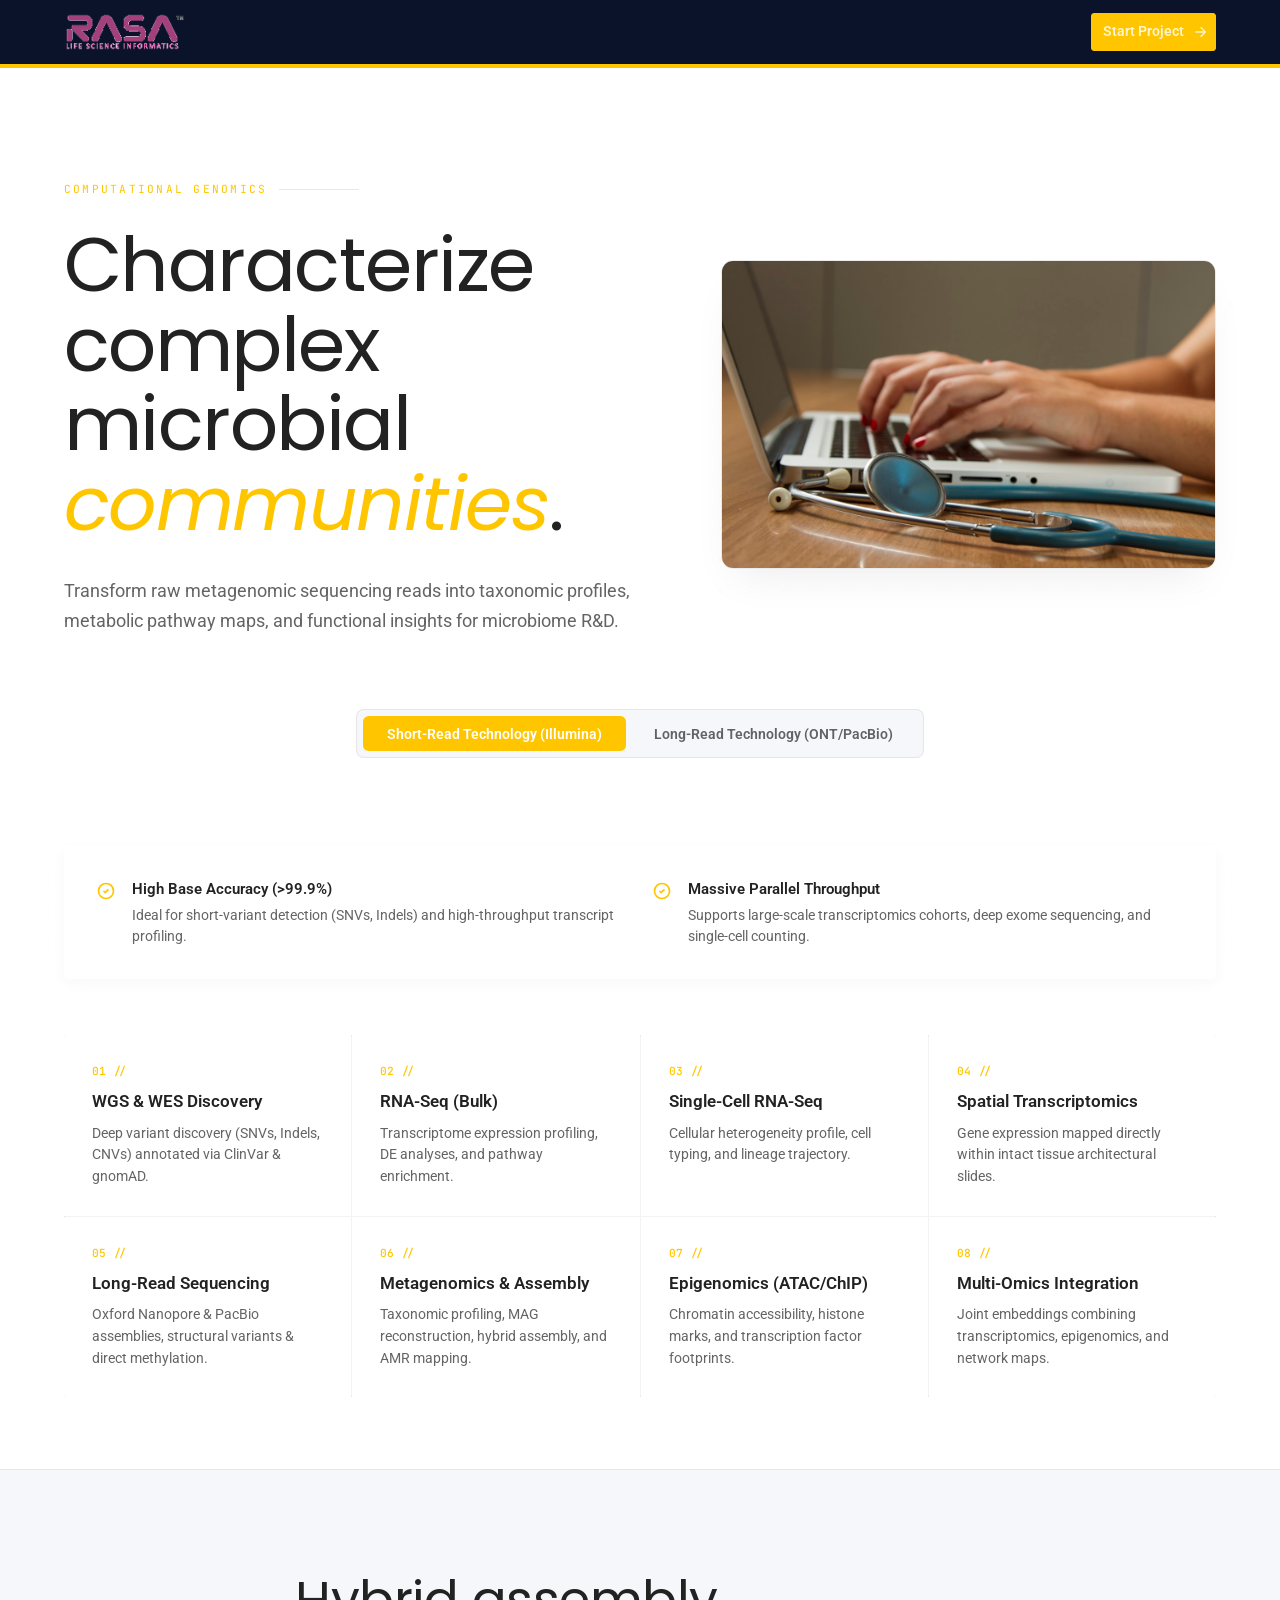
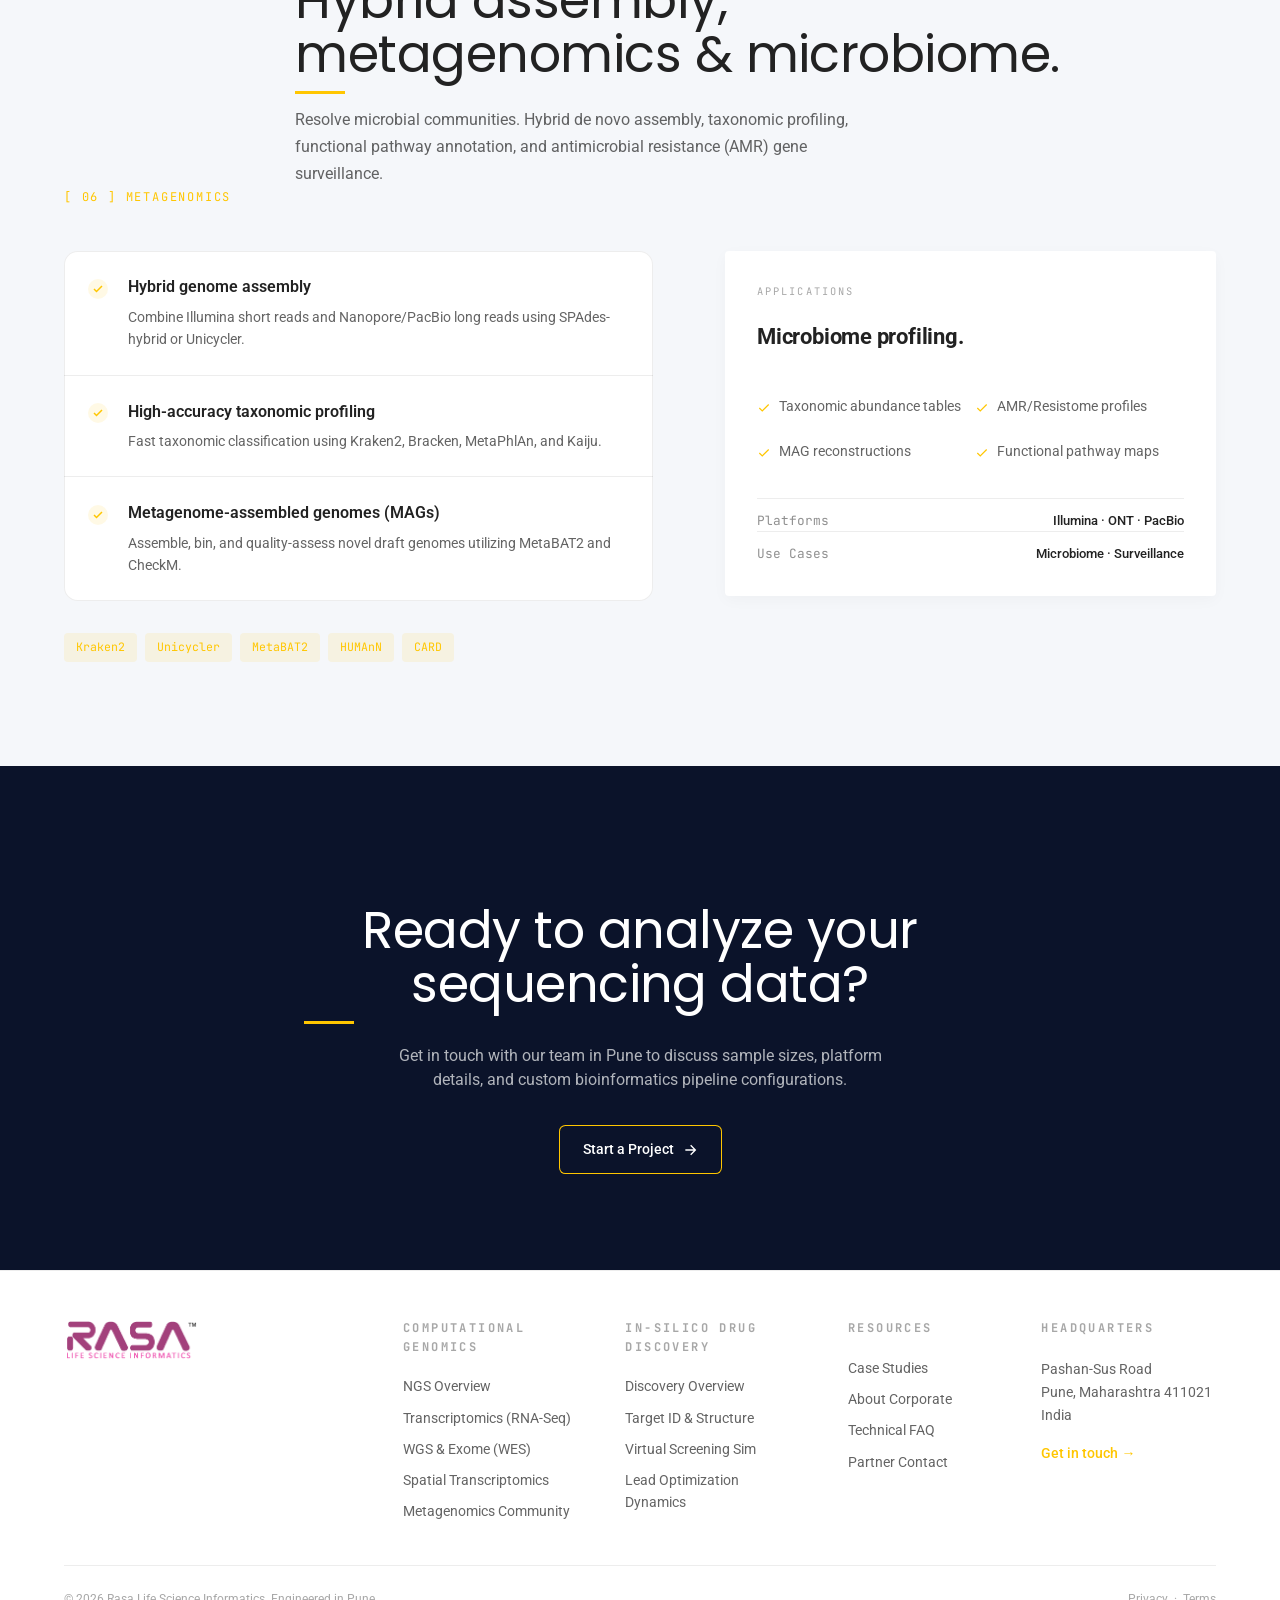
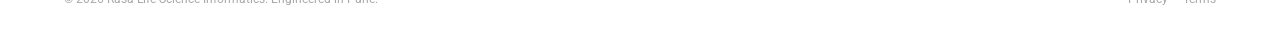
<file: services-ngs-metagenomics.html>
<!DOCTYPE html>
<html lang="en">
<head>
  <meta charset="UTF-8">
  <meta name="viewport" content="width=device-width, initial-scale=1.0">
  <title>Metagenomics & Microbiome Analysis | RASA LSI</title>
  <meta name="description" content="Taxonomic profiling and functional annotation of complex microbial communities using 16S rRNA and shotgun metagenomic sequencing.">
  <link rel="icon" type="image/svg+xml" href="favicon.svg">
  <link rel="preconnect" href="https://fonts.googleapis.com">
  <link rel="preconnect" href="https://fonts.gstatic.com" crossorigin>
  <link href="https://fonts.googleapis.com/css2?family=Instrument+Serif:ital@0;1&family=Inter:wght@300;400;500;600;700&family=JetBrains+Mono:wght@400;500&display=swap" rel="stylesheet">
  <link rel="stylesheet" href="theme.css">
</head>
<body class="rasa">
  
  <!--
================================================================
  RASA LSI — NGS DATA ANALYSIS SERVICES
  WordPress Custom HTML block. Self-contained.
  Design system: "Academic Precision" — cream + ink + forest leaf
================================================================
-->







<!-- =============== HEADER =============== -->
<header class="rasa rasa-header">
  <div class="rasa-header__inner">
    <div class="rasa-header__group">
      <a href="index.html" class="rasa-brand"><img src="logo.png" alt="RASA LSI Logo" style="height: 38px; width: auto; display: block; object-fit: contain; margin: 0;"></a>
                                    <nav class="rasa-nav" aria-label="Primary Nav">
        <div class="rasa-nav__item">
          <a href="services-ngs.html">NGS Analysis <span class="rasa-nav__arrow">▼</span></a>
          <div class="rasa-nav__dropdown">
            <a href="services-ngs.html">Overview</a>
            <a href="services-ngs-transcriptomics.html">Transcriptomics (RNA-Seq)</a>
            <a href="services-ngs-wgs-wes.html">WGS &amp; Exome (WES)</a>
            <a href="services-ngs-spatial.html">Spatial Transcriptomics</a>
            <a href="services-ngs-metagenomics.html">Metagenomics</a>
          </div>
        </div>
        <div class="rasa-nav__item">
          <a href="services-drug-discovery.html">Drug Discovery <span class="rasa-nav__arrow">▼</span></a>
          <div class="rasa-nav__dropdown">
            <a href="services-drug-discovery.html">Overview</a>
            <a href="services-dd-target-id.html">Target ID &amp; Structure</a>
            <a href="services-dd-virtual-screening.html">Virtual Screening</a>
            <a href="services-dd-lead-optimization.html">Lead Optimization</a>
          </div>
        </div>
        <div class="rasa-nav__item"><a href="case-studies.html">Case Studies</a></div>
        <div class="rasa-nav__item"><a href="about.html">About</a></div>
        <div class="rasa-nav__item"><a href="faq.html">FAQ</a></div>
      </nav>
    </div>
    <div class="rasa-header__actions" style="display: flex; align-items: center; gap: 1rem;">
      
      <a href="contact.html" class="rasa-cta-btn">
        Start Project
        <svg viewBox="0 0 24 24" fill="none" stroke="currentColor" stroke-width="2" aria-hidden="true"><path d="M5 12h14M13 5l7 7-7 7"/></svg>
      </a>
    </div>
  </div>
</header>

<!-- =============== MAIN =============== -->
<main class="rasa rasa-page">

  <!-- PAGE HERO -->
  <section class="rasa-pagehero">
    <div class="rasa-grid-bg" aria-hidden="true"></div>
    <div class="container">
      <div class="rasa-pagehero__grid">
        <div class="rasa-pagehero__copy">
          <div class="rasa-reveal">
            <span class="rasa-eyebrow">Computational Genomics<span class="rasa-eyebrow__rule"></span></span>
          </div>
          <h1 class="rasa-pagehero__h rasa-reveal" data-delay="1">
          Characterize complex microbial <span class="serif italic leaf">communities</span>.
        </h1>
          <p class="rasa-pagehero__lede rasa-reveal" data-delay="2">
          Transform raw metagenomic sequencing reads into taxonomic profiles, metabolic pathway maps, and functional insights for microbiome R&D.
        </p>
        </div>
        <div class="rasa-reveal zoom-parent rasa-pagehero__art" data-delay="2">
          <img src="images/lab_collaboration_science.png" alt="Characterize complex microbial communities.">
        </div>
      </div>

      <!-- Interactive Technology Comparison -->
      <div class="rasa-reveal" data-delay="2" style="margin-top: 3.5rem; text-align: center;">
        <div class="rasa-tabs-nav" role="tablist">
          <button class="rasa-tab-btn is-active" id="tab-short" role="tab" aria-selected="true" aria-controls="panel-short">Short-Read Technology (Illumina)</button>
          <button class="rasa-tab-btn" id="tab-long" role="tab" aria-selected="false" aria-controls="panel-long">Long-Read Technology (ONT/PacBio)</button>
        </div>

        <div class="rasa-tech-panel is-active" id="panel-short" role="tabpanel" aria-labelledby="tab-short">
          <div class="rasa-tech-grid">
            <div class="rasa-tech-feature">
              <svg viewBox="0 0 24 24"><path d="M9 12l2 2 4-4m6 2a9 9 0 11-18 0 9 9 0 0118 0z"/></svg>
              <div>
                <div class="rasa-tech-feature__title">High Base Accuracy (>99.9%)</div>
                <div class="rasa-tech-feature__desc">Ideal for short-variant detection (SNVs, Indels) and high-throughput transcript profiling.</div>
              </div>
            </div>
            <div class="rasa-tech-feature">
              <svg viewBox="0 0 24 24"><path d="M9 12l2 2 4-4m6 2a9 9 0 11-18 0 9 9 0 0118 0z"/></svg>
              <div>
                <div class="rasa-tech-feature__title">Massive Parallel Throughput</div>
                <div class="rasa-tech-feature__desc">Supports large-scale transcriptomics cohorts, deep exome sequencing, and single-cell counting.</div>
              </div>
            </div>
          </div>
        </div>

        <div class="rasa-tech-panel" id="panel-long" role="tabpanel" aria-labelledby="tab-long">
          <div class="rasa-tech-grid">
            <div class="rasa-tech-feature">
              <svg viewBox="0 0 24 24"><path d="M9 12l2 2 4-4m6 2a9 9 0 11-18 0 9 9 0 0118 0z"/></svg>
              <div>
                <div class="rasa-tech-feature__title">Structural Variant Resolution</div>
                <div class="rasa-tech-feature__desc">Spans repetitive areas, resolving complex insertions, deletions, duplications, and translocations.</div>
              </div>
            </div>
            <div class="rasa-tech-feature">
              <svg viewBox="0 0 24 24"><path d="M9 12l2 2 4-4m6 2a9 9 0 11-18 0 9 9 0 0118 0z"/></svg>
              <div>
                <div class="rasa-tech-feature__title">Direct Methylation Detection</div>
                <div class="rasa-tech-feature__desc">Detects 5mC, 5hmC, and 6mA modifications directly on native DNA/RNA without bisulfite conversion.</div>
              </div>
            </div>
          </div>
        </div>
      </div>

      <!-- Modalities Overview Grid -->
      <div class="rasa-modalities rasa-reveal" data-delay="2">
        <a href="services-ngs-wgs-wes.html" class="rasa-modality">
          <span class="rasa-modality__idx">01 //</span>
          <span class="rasa-modality__h">WGS &amp; WES Discovery</span>
          <span class="rasa-modality__b">Deep variant discovery (SNVs, Indels, CNVs) annotated via ClinVar &amp; gnomAD.</span>
        </a>
        <a href="services-ngs-transcriptomics.html#rnaseq" class="rasa-modality">
          <span class="rasa-modality__idx">02 //</span>
          <span class="rasa-modality__h">RNA-Seq (Bulk)</span>
          <span class="rasa-modality__b">Transcriptome expression profiling, DE analyses, and pathway enrichment.</span>
        </a>
        <a href="services-ngs-transcriptomics.html#scrnaseq" class="rasa-modality">
          <span class="rasa-modality__idx">03 //</span>
          <span class="rasa-modality__h">Single-Cell RNA-Seq</span>
          <span class="rasa-modality__b">Cellular heterogeneity profile, cell typing, and lineage trajectory.</span>
        </a>
        <a href="services-ngs-spatial.html" class="rasa-modality">
          <span class="rasa-modality__idx">04 //</span>
          <span class="rasa-modality__h">Spatial Transcriptomics</span>
          <span class="rasa-modality__b">Gene expression mapped directly within intact tissue architectural slides.</span>
        </a>
        <a href="services-ngs.html#longread" class="rasa-modality">
          <span class="rasa-modality__idx">05 //</span>
          <span class="rasa-modality__h">Long-Read Sequencing</span>
          <span class="rasa-modality__b">Oxford Nanopore &amp; PacBio assemblies, structural variants &amp; direct methylation.</span>
        </a>
        <a href="services-ngs-metagenomics.html" class="rasa-modality">
          <span class="rasa-modality__idx">06 //</span>
          <span class="rasa-modality__h">Metagenomics &amp; Assembly</span>
          <span class="rasa-modality__b">Taxonomic profiling, MAG reconstruction, hybrid assembly, and AMR mapping.</span>
        </a>
        <a href="services-ngs.html#epi" class="rasa-modality">
          <span class="rasa-modality__idx">07 //</span>
          <span class="rasa-modality__h">Epigenomics (ATAC/ChIP)</span>
          <span class="rasa-modality__b">Chromatin accessibility, histone marks, and transcription factor footprints.</span>
        </a>
        <a href="services-ngs.html#multiomics" class="rasa-modality">
          <span class="rasa-modality__idx">08 //</span>
          <span class="rasa-modality__h">Multi-Omics Integration</span>
          <span class="rasa-modality__b">Joint embeddings combining transcriptomics, epigenomics, and network maps.</span>
        </a>
      </div>
    </div>
  </section>

  

  <!-- ======= DEEP SECTION 01: WGS/WES ======= -->
  <section class="rasa-deep rasa-reveal" id="meta" style="background:var(--surface);">
    <div class="container">
      <div class="rasa-deep__head">
        <span class="rasa-deep__index">[ 06 ] Metagenomics</span>
        <div>
          <h2 class="rasa-h2 rasa-deep__h">Hybrid assembly, metagenomics &amp; microbiome.</h2>
          <p class="rasa-deep__lede">
            Resolve microbial communities. Hybrid de novo assembly, taxonomic profiling, functional pathway annotation, and antimicrobial resistance (AMR) gene surveillance.
          </p>
        </div>
      </div>
      <div class="rasa-deep__body">
        <div>
          <div class="rasa-feat-list">
            <div class="rasa-feat">
              <span class="rasa-feat__chk"><svg viewBox="0 0 24 24"><polyline points="20 6 9 17 4 12"/></svg></span>
              <div>
                <div class="rasa-feat__t">Hybrid genome assembly</div>
                <div class="rasa-feat__b">Combine Illumina short reads and Nanopore/PacBio long reads using SPAdes-hybrid or Unicycler.</div>
              </div>
            </div>
            <div class="rasa-feat">
              <span class="rasa-feat__chk"><svg viewBox="0 0 24 24"><polyline points="20 6 9 17 4 12"/></svg></span>
              <div>
                <div class="rasa-feat__t">High-accuracy taxonomic profiling</div>
                <div class="rasa-feat__b">Fast taxonomic classification using Kraken2, Bracken, MetaPhlAn, and Kaiju.</div>
              </div>
            </div>
            <div class="rasa-feat">
              <span class="rasa-feat__chk"><svg viewBox="0 0 24 24"><polyline points="20 6 9 17 4 12"/></svg></span>
              <div>
                <div class="rasa-feat__t">Metagenome-assembled genomes (MAGs)</div>
                <div class="rasa-feat__b">Assemble, bin, and quality-assess novel draft genomes utilizing MetaBAT2 and CheckM.</div>
              </div>
            </div>
          </div>

          <div class="rasa-tool-cloud">
            <span class="rasa-tool">Kraken2<span class="rasa-tooltip">Ultrafast, database-matching taxonomic classifier.</span></span>
            <span class="rasa-tool">Unicycler<span class="rasa-tooltip">Hybrid assembly optimizer for bacterial genomes.</span></span>
            <span class="rasa-tool">MetaBAT2<span class="rasa-tooltip">Metagenome binning tool for reconstruction of MAGs.</span></span>
            <span class="rasa-tool">HUMAnN<span class="rasa-tooltip">Profiles functional pathways in microbial communities.</span></span>
            <span class="rasa-tool">CARD<span class="rasa-tooltip">Comprehensive Antibiotic Resistance Database.</span></span>
          </div>
        </div>

        <aside class="rasa-side">
          <span class="rasa-side__lbl">Applications</span>
          <h3 class="rasa-side__h">Microbiome profiling.</h3>
          <div class="rasa-deliv">
            <div class="rasa-deliv__item"><svg viewBox="0 0 24 24"><polyline points="20 6 9 17 4 12"/></svg>Taxonomic abundance tables</div>
            <div class="rasa-deliv__item"><svg viewBox="0 0 24 24"><polyline points="20 6 9 17 4 12"/></svg>AMR/Resistome profiles</div>
            <div class="rasa-deliv__item"><svg viewBox="0 0 24 24"><polyline points="20 6 9 17 4 12"/></svg>MAG reconstructions</div>
            <div class="rasa-deliv__item"><svg viewBox="0 0 24 24"><polyline points="20 6 9 17 4 12"/></svg>Functional pathway maps</div>
          </div>
          <div style="margin-top: 0.5rem;">
            <div class="rasa-side__row"><span>Platforms</span><span>Illumina · ONT · PacBio</span></div>
            <div class="rasa-side__row"><span>Use Cases</span><span>Microbiome · Surveillance</span></div>
          </div>
        </aside>
      </div>
    </div>
  </section>



  <!-- CTA -->
  <section class="rasa-section rasa-section--ink" style="padding:6rem 0; text-align:center;">
    <div class="container" style="max-width:720px;">
      <h2 class="rasa-h2" style="color:var(--cream); margin-bottom:1.25rem; max-width:24ch; margin-left:auto; margin-right:auto;">Ready to analyze your sequencing data?</h2>
      <p style="color:rgba(248,249,250,0.7); max-width:56ch; margin:0 auto 2rem;">
        Get in touch with our team in Pune to discuss sample sizes, platform details, and custom bioinformatics pipeline configurations.
      </p>
      <a href="contact.html" class="rasa-btn rasa-btn--primary">
        Start a Project
        <svg viewBox="0 0 24 24" fill="none" stroke="currentColor" stroke-width="2" aria-hidden="true"><path d="M5 12h14M13 5l7 7-7 7"/></svg>
      </a>
    </div>
  </section>
</main>

<!-- =============== FOOTER =============== -->
<footer class="rasa rasa-footer">
  <div class="container">
    <div class="rasa-footer__grid">
      <div>
        <div class="rasa-footer__brand"><img src="logo.png" alt="RASA LSI Logo" style="height: 42px; width: auto; display: block; object-fit: contain;"></div>
      </div>
      <div>
        <h4>Computational Genomics</h4>
        <a href="services-ngs.html">NGS Overview</a>
        <a href="services-ngs-transcriptomics.html">Transcriptomics (RNA-Seq)</a>
        <a href="services-ngs-wgs-wes.html">WGS &amp; Exome (WES)</a>
        <a href="services-ngs-spatial.html">Spatial Transcriptomics</a>
        <a href="services-ngs-metagenomics.html">Metagenomics Community</a>
      </div>
      <div>
        <h4>In-Silico Drug Discovery</h4>
        <a href="services-drug-discovery.html">Discovery Overview</a>
        <a href="services-dd-target-id.html">Target ID &amp; Structure</a>
        <a href="services-dd-virtual-screening.html">Virtual Screening Sim</a>
        <a href="services-dd-lead-optimization.html">Lead Optimization Dynamics</a>
      </div>
      <div>
        <h4>Resources</h4>
        <a href="case-studies.html">Case Studies</a>
        <a href="about.html">About Corporate</a>
        <a href="faq.html">Technical FAQ</a>
        <a href="contact.html">Partner Contact</a>
      </div>
      <div>
        <h4>Headquarters</h4>
        <p style="font-size: 0.875rem; color: var(--foreground-70); line-height: 1.65; margin: 0 0 1rem;">
          Pashan-Sus Road<br>
          Pune, Maharashtra 411021<br>
          India
        </p>
        <a href="contact.html" style="font-weight: 500; color: var(--leaf);">Get in touch →</a>
      </div>
    </div>
    <div class="rasa-footer__bottom">
      <span>© <span id="rasa-year">2026</span> Rasa Life Science Informatics. Engineered in Pune.</span>
      <span><a href="/privacy">Privacy</a> &nbsp;·&nbsp; <a href="/terms">Terms</a></span>
    </div>
  </div>
</footer>
  <script>

(function () {
  var y = document.getElementById('rasa-year');
  if (y) y.textContent = new Date().getFullYear();

    // Active navigation link detection
  try {
    var path = window.location.pathname;
    var page = path.split('/').pop();
    if (!page || page === '') page = 'index.html';
    document.querySelectorAll('.rasa-nav a').forEach(function (a) {
      a.classList.remove('is-active');
      var href = a.getAttribute('href').split('#')[0].split('/').pop();
      if (href === page) a.classList.add('is-active');
    });
  } catch (e) {}

  // Reveal animations on scroll
  var reveals = document.querySelectorAll('.rasa-reveal');
  var ioReveal = new IntersectionObserver(function (entries) {
    entries.forEach(function (e) {
      if (e.isIntersecting) {
        e.target.classList.add('is-visible');
        ioReveal.unobserve(e.target);
      }
    });
  }, { threshold: 0.1 });
  reveals.forEach(function (el) { ioReveal.observe(el); });

  // Interactive Tech Switcher
  var tabButtons = document.querySelectorAll('.rasa-tab-btn');
  var tabPanels = document.querySelectorAll('.rasa-tech-panel');
  tabButtons.forEach(function (btn) {
    btn.addEventListener('click', function () {
      tabButtons.forEach(function (b) {
        b.classList.remove('is-active');
        b.setAttribute('aria-selected', 'false');
      });
      tabPanels.forEach(function (p) { p.classList.remove('is-active'); });

      btn.classList.add('is-active');
      btn.setAttribute('aria-selected', 'true');
      var controls = btn.getAttribute('aria-controls');
      var targetPanel = document.getElementById(controls);
      if (targetPanel) targetPanel.classList.add('is-active');
    });
  });

  // Sticky sub-nav Intersection Observer active highlighting
  var sections = document.querySelectorAll('.rasa-deep');
  var navLinks = document.querySelectorAll('.rasa-anchor-nav a');

  var ioOptions = {
    root: null,
    rootMargin: '-25% 0px -55% 0px',
    threshold: 0
  };

  var observer = new IntersectionObserver(function (entries) {
    entries.forEach(function (entry) {
      if (entry.isIntersecting) {
        var id = entry.target.getAttribute('id');
        navLinks.forEach(function (link) {
          if (link.getAttribute('href') === '#' + id) {
            link.classList.add('is-active');
          } else {
            link.classList.remove('is-active');
          }
        });
      }
    });
  }, ioOptions);

  sections.forEach(function (section) {
    observer.observe(section);
  });

  // Smooth scroll to sections with offset
  navLinks.forEach(function (link) {
    link.addEventListener('click', function (e) {
      e.preventDefault();
      var id = link.getAttribute('href');
      var target = document.querySelector(id);
      if (target) {
        var headerOffset = 0;
        var topBar = document.querySelector('.rasa-top-bar');
        var header = document.querySelector('.rasa-header');
        var subNav = document.querySelector('.rasa-anchor-nav');
        if (topBar && window.getComputedStyle(topBar).position === 'fixed') {
          headerOffset += topBar.offsetHeight;
        }
        if (header && window.getComputedStyle(header).position === 'fixed') {
          headerOffset += header.offsetHeight;
        }
        if (subNav && (window.getComputedStyle(subNav).position === 'sticky' || window.getComputedStyle(subNav).position === 'fixed')) {
          headerOffset += subNav.offsetHeight;
        }
        if (headerOffset === 0) headerOffset = 120;
        else headerOffset += 8; // buffer

        var elementPosition = target.getBoundingClientRect().top + window.pageYOffset;
        var offsetPosition = elementPosition - headerOffset;

        window.scrollTo({
          top: offsetPosition,
          behavior: "smooth"
        });
      }
    });
  });

})();

  
</script>
</body>
</html>
</file>
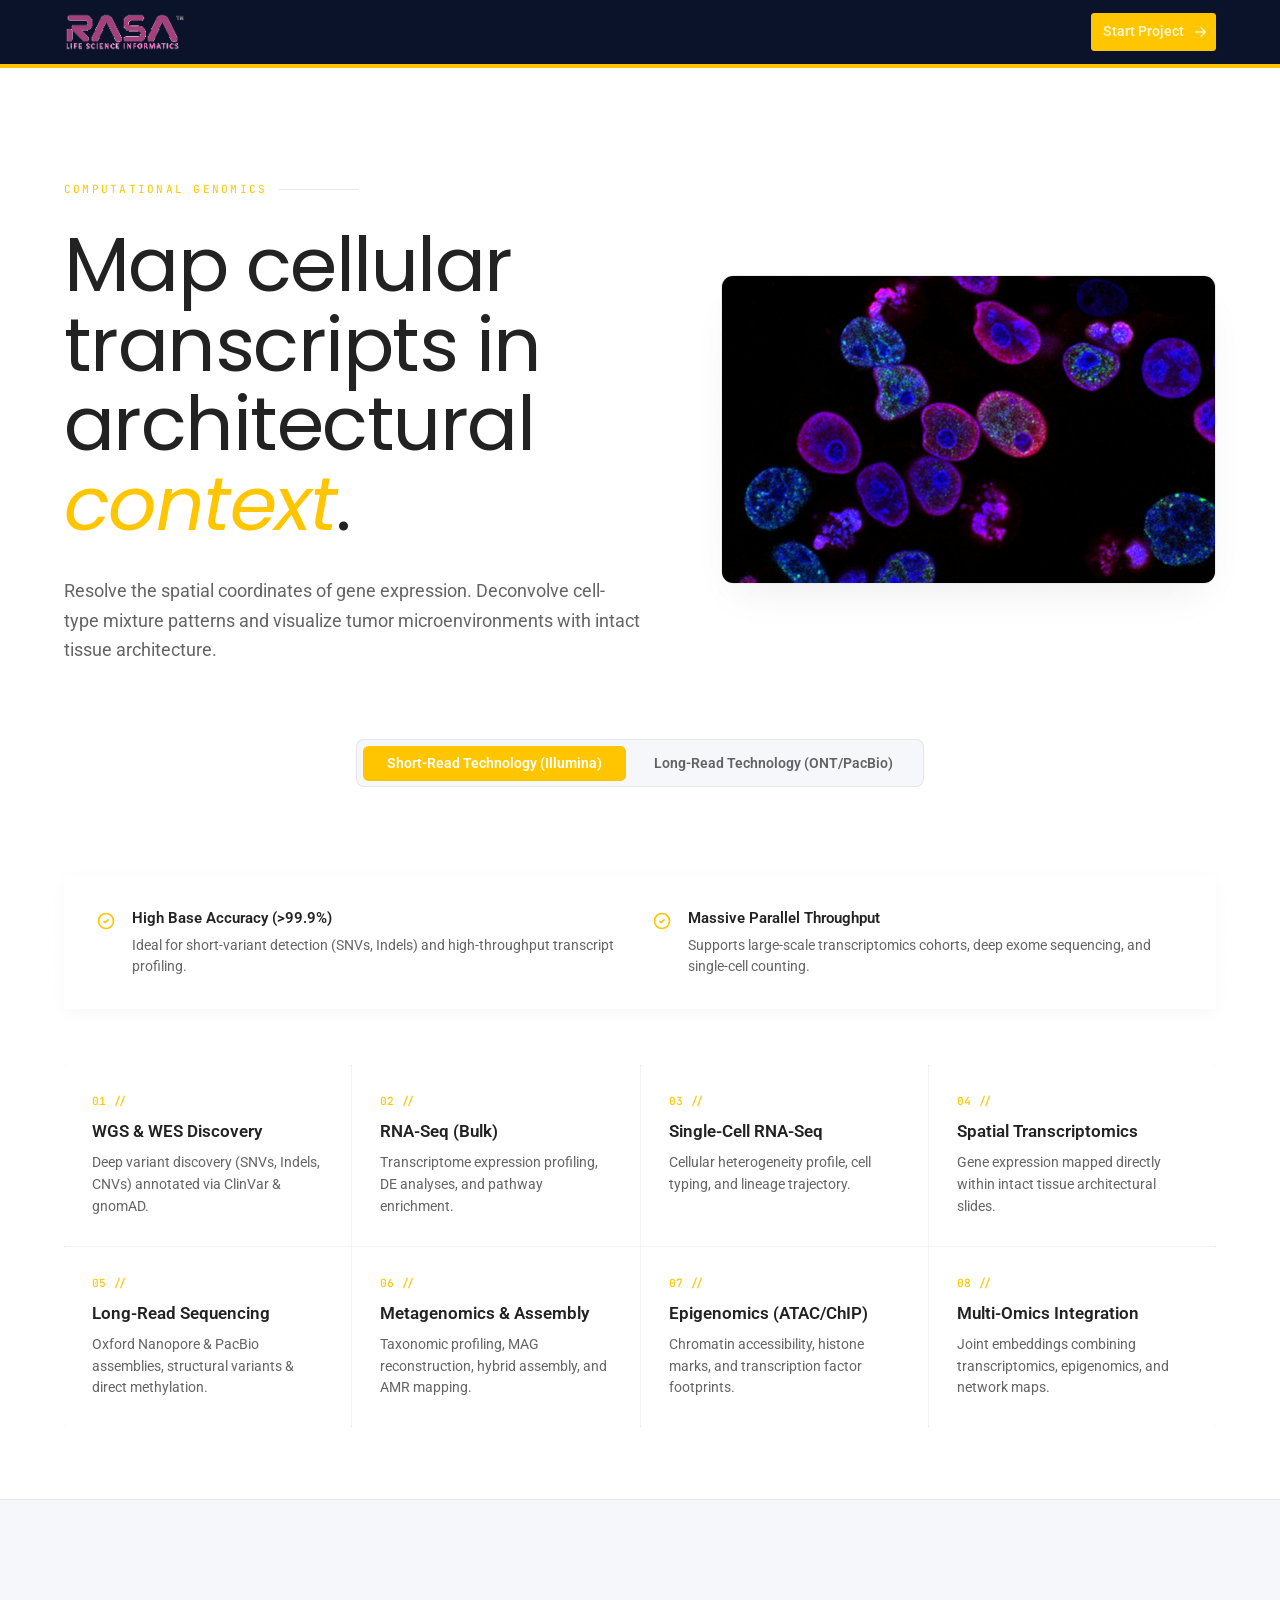
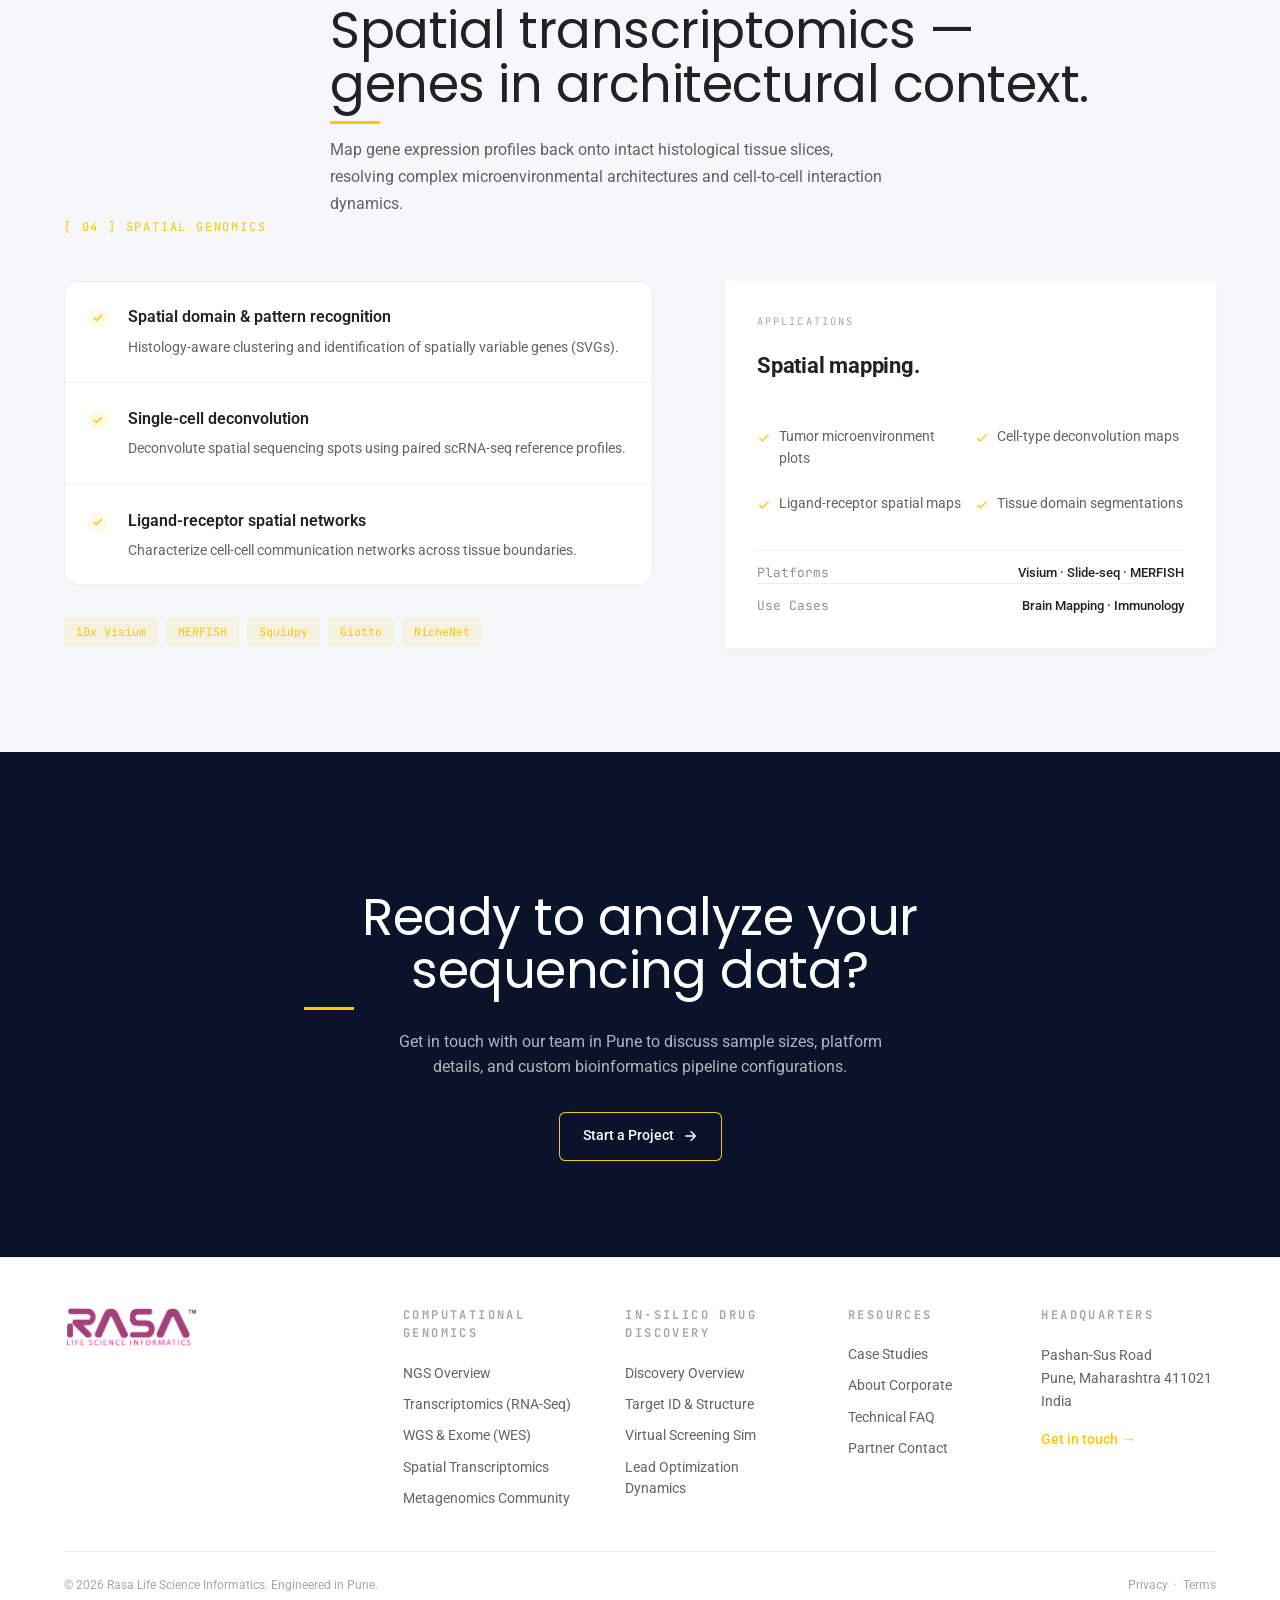
<file: services-ngs-spatial.html>
<!DOCTYPE html>
<html lang="en">
<head>
  <meta charset="UTF-8">
  <meta name="viewport" content="width=device-width, initial-scale=1.0">
  <title>Spatial Transcriptomics Data Analysis | RASA LSI</title>
  <meta name="description" content="Map gene expression profiles within intact tissue slices using 10x Genomics Visium, Slide-seq, and MERFISH data analytics pipelines.">
  <link rel="icon" type="image/svg+xml" href="favicon.svg">
  <link rel="preconnect" href="https://fonts.googleapis.com">
  <link rel="preconnect" href="https://fonts.gstatic.com" crossorigin>
  <link href="https://fonts.googleapis.com/css2?family=Instrument+Serif:ital@0;1&family=Inter:wght@300;400;500;600;700&family=JetBrains+Mono:wght@400;500&display=swap" rel="stylesheet">
  <link rel="stylesheet" href="theme.css">
</head>
<body class="rasa">
  
  <!--
================================================================
  RASA LSI — NGS DATA ANALYSIS SERVICES
  WordPress Custom HTML block. Self-contained.
  Design system: "Academic Precision" — cream + ink + forest leaf
================================================================
-->







<!-- =============== HEADER =============== -->
<header class="rasa rasa-header">
  <div class="rasa-header__inner">
    <div class="rasa-header__group">
      <a href="index.html" class="rasa-brand"><img src="logo.png" alt="RASA LSI Logo" style="height: 38px; width: auto; display: block; object-fit: contain; margin: 0;"></a>
                                    <nav class="rasa-nav" aria-label="Primary Nav">
        <div class="rasa-nav__item">
          <a href="services-ngs.html">NGS Analysis <span class="rasa-nav__arrow">▼</span></a>
          <div class="rasa-nav__dropdown">
            <a href="services-ngs.html">Overview</a>
            <a href="services-ngs-transcriptomics.html">Transcriptomics (RNA-Seq)</a>
            <a href="services-ngs-wgs-wes.html">WGS &amp; Exome (WES)</a>
            <a href="services-ngs-spatial.html">Spatial Transcriptomics</a>
            <a href="services-ngs-metagenomics.html">Metagenomics</a>
          </div>
        </div>
        <div class="rasa-nav__item">
          <a href="services-drug-discovery.html">Drug Discovery <span class="rasa-nav__arrow">▼</span></a>
          <div class="rasa-nav__dropdown">
            <a href="services-drug-discovery.html">Overview</a>
            <a href="services-dd-target-id.html">Target ID &amp; Structure</a>
            <a href="services-dd-virtual-screening.html">Virtual Screening</a>
            <a href="services-dd-lead-optimization.html">Lead Optimization</a>
          </div>
        </div>
        <div class="rasa-nav__item"><a href="case-studies.html">Case Studies</a></div>
        <div class="rasa-nav__item"><a href="about.html">About</a></div>
        <div class="rasa-nav__item"><a href="faq.html">FAQ</a></div>
      </nav>
    </div>
    <div class="rasa-header__actions" style="display: flex; align-items: center; gap: 1rem;">
      
      <a href="contact.html" class="rasa-cta-btn">
        Start Project
        <svg viewBox="0 0 24 24" fill="none" stroke="currentColor" stroke-width="2" aria-hidden="true"><path d="M5 12h14M13 5l7 7-7 7"/></svg>
      </a>
    </div>
  </div>
</header>

<!-- =============== MAIN =============== -->
<main class="rasa rasa-page">

  <!-- PAGE HERO -->
  <section class="rasa-pagehero">
    <div class="rasa-grid-bg" aria-hidden="true"></div>
    <div class="container">
      <div class="rasa-pagehero__grid">
        <div class="rasa-pagehero__copy">
          <div class="rasa-reveal">
            <span class="rasa-eyebrow">Computational Genomics<span class="rasa-eyebrow__rule"></span></span>
          </div>
          <h1 class="rasa-pagehero__h rasa-reveal" data-delay="1">
          Map cellular transcripts in architectural <span class="serif italic leaf">context</span>.
        </h1>
          <p class="rasa-pagehero__lede rasa-reveal" data-delay="2">
          Resolve the spatial coordinates of gene expression. Deconvolve cell-type mixture patterns and visualize tumor microenvironments with intact tissue architecture.
        </p>
        </div>
        <div class="rasa-reveal zoom-parent rasa-pagehero__art" data-delay="2">
          <img src="images/spatial_cell_mapping.png" alt="Map cellular transcripts in architectural context.">
        </div>
      </div>

      <!-- Interactive Technology Comparison -->
      <div class="rasa-reveal" data-delay="2" style="margin-top: 3.5rem; text-align: center;">
        <div class="rasa-tabs-nav" role="tablist">
          <button class="rasa-tab-btn is-active" id="tab-short" role="tab" aria-selected="true" aria-controls="panel-short">Short-Read Technology (Illumina)</button>
          <button class="rasa-tab-btn" id="tab-long" role="tab" aria-selected="false" aria-controls="panel-long">Long-Read Technology (ONT/PacBio)</button>
        </div>

        <div class="rasa-tech-panel is-active" id="panel-short" role="tabpanel" aria-labelledby="tab-short">
          <div class="rasa-tech-grid">
            <div class="rasa-tech-feature">
              <svg viewBox="0 0 24 24"><path d="M9 12l2 2 4-4m6 2a9 9 0 11-18 0 9 9 0 0118 0z"/></svg>
              <div>
                <div class="rasa-tech-feature__title">High Base Accuracy (>99.9%)</div>
                <div class="rasa-tech-feature__desc">Ideal for short-variant detection (SNVs, Indels) and high-throughput transcript profiling.</div>
              </div>
            </div>
            <div class="rasa-tech-feature">
              <svg viewBox="0 0 24 24"><path d="M9 12l2 2 4-4m6 2a9 9 0 11-18 0 9 9 0 0118 0z"/></svg>
              <div>
                <div class="rasa-tech-feature__title">Massive Parallel Throughput</div>
                <div class="rasa-tech-feature__desc">Supports large-scale transcriptomics cohorts, deep exome sequencing, and single-cell counting.</div>
              </div>
            </div>
          </div>
        </div>

        <div class="rasa-tech-panel" id="panel-long" role="tabpanel" aria-labelledby="tab-long">
          <div class="rasa-tech-grid">
            <div class="rasa-tech-feature">
              <svg viewBox="0 0 24 24"><path d="M9 12l2 2 4-4m6 2a9 9 0 11-18 0 9 9 0 0118 0z"/></svg>
              <div>
                <div class="rasa-tech-feature__title">Structural Variant Resolution</div>
                <div class="rasa-tech-feature__desc">Spans repetitive areas, resolving complex insertions, deletions, duplications, and translocations.</div>
              </div>
            </div>
            <div class="rasa-tech-feature">
              <svg viewBox="0 0 24 24"><path d="M9 12l2 2 4-4m6 2a9 9 0 11-18 0 9 9 0 0118 0z"/></svg>
              <div>
                <div class="rasa-tech-feature__title">Direct Methylation Detection</div>
                <div class="rasa-tech-feature__desc">Detects 5mC, 5hmC, and 6mA modifications directly on native DNA/RNA without bisulfite conversion.</div>
              </div>
            </div>
          </div>
        </div>
      </div>

      <!-- Modalities Overview Grid -->
      <div class="rasa-modalities rasa-reveal" data-delay="2">
        <a href="services-ngs-wgs-wes.html" class="rasa-modality">
          <span class="rasa-modality__idx">01 //</span>
          <span class="rasa-modality__h">WGS &amp; WES Discovery</span>
          <span class="rasa-modality__b">Deep variant discovery (SNVs, Indels, CNVs) annotated via ClinVar &amp; gnomAD.</span>
        </a>
        <a href="services-ngs-transcriptomics.html#rnaseq" class="rasa-modality">
          <span class="rasa-modality__idx">02 //</span>
          <span class="rasa-modality__h">RNA-Seq (Bulk)</span>
          <span class="rasa-modality__b">Transcriptome expression profiling, DE analyses, and pathway enrichment.</span>
        </a>
        <a href="services-ngs-transcriptomics.html#scrnaseq" class="rasa-modality">
          <span class="rasa-modality__idx">03 //</span>
          <span class="rasa-modality__h">Single-Cell RNA-Seq</span>
          <span class="rasa-modality__b">Cellular heterogeneity profile, cell typing, and lineage trajectory.</span>
        </a>
        <a href="services-ngs-spatial.html" class="rasa-modality">
          <span class="rasa-modality__idx">04 //</span>
          <span class="rasa-modality__h">Spatial Transcriptomics</span>
          <span class="rasa-modality__b">Gene expression mapped directly within intact tissue architectural slides.</span>
        </a>
        <a href="services-ngs.html#longread" class="rasa-modality">
          <span class="rasa-modality__idx">05 //</span>
          <span class="rasa-modality__h">Long-Read Sequencing</span>
          <span class="rasa-modality__b">Oxford Nanopore &amp; PacBio assemblies, structural variants &amp; direct methylation.</span>
        </a>
        <a href="services-ngs-metagenomics.html" class="rasa-modality">
          <span class="rasa-modality__idx">06 //</span>
          <span class="rasa-modality__h">Metagenomics &amp; Assembly</span>
          <span class="rasa-modality__b">Taxonomic profiling, MAG reconstruction, hybrid assembly, and AMR mapping.</span>
        </a>
        <a href="services-ngs.html#epi" class="rasa-modality">
          <span class="rasa-modality__idx">07 //</span>
          <span class="rasa-modality__h">Epigenomics (ATAC/ChIP)</span>
          <span class="rasa-modality__b">Chromatin accessibility, histone marks, and transcription factor footprints.</span>
        </a>
        <a href="services-ngs.html#multiomics" class="rasa-modality">
          <span class="rasa-modality__idx">08 //</span>
          <span class="rasa-modality__h">Multi-Omics Integration</span>
          <span class="rasa-modality__b">Joint embeddings combining transcriptomics, epigenomics, and network maps.</span>
        </a>
      </div>
    </div>
  </section>

  

  <!-- ======= DEEP SECTION 01: WGS/WES ======= -->
  <section class="rasa-deep rasa-reveal" id="spatial" style="background:var(--surface);">
    <div class="container">
      <div class="rasa-deep__head">
        <span class="rasa-deep__index">[ 04 ] Spatial Genomics</span>
        <div>
          <h2 class="rasa-h2 rasa-deep__h">Spatial transcriptomics — genes in architectural context.</h2>
          <p class="rasa-deep__lede">
            Map gene expression profiles back onto intact histological tissue slices, resolving complex microenvironmental architectures and cell-to-cell interaction dynamics.
          </p>
        </div>
      </div>
      <div class="rasa-deep__body">
        <div>
          <div class="rasa-feat-list">
            <div class="rasa-feat">
              <span class="rasa-feat__chk"><svg viewBox="0 0 24 24"><polyline points="20 6 9 17 4 12"/></svg></span>
              <div>
                <div class="rasa-feat__t">Spatial domain &amp; pattern recognition</div>
                <div class="rasa-feat__b">Histology-aware clustering and identification of spatially variable genes (SVGs).</div>
              </div>
            </div>
            <div class="rasa-feat">
              <span class="rasa-feat__chk"><svg viewBox="0 0 24 24"><polyline points="20 6 9 17 4 12"/></svg></span>
              <div>
                <div class="rasa-feat__t">Single-cell deconvolution</div>
                <div class="rasa-feat__b">Deconvolute spatial sequencing spots using paired scRNA-seq reference profiles.</div>
              </div>
            </div>
            <div class="rasa-feat">
              <span class="rasa-feat__chk"><svg viewBox="0 0 24 24"><polyline points="20 6 9 17 4 12"/></svg></span>
              <div>
                <div class="rasa-feat__t">Ligand-receptor spatial networks</div>
                <div class="rasa-feat__b">Characterize cell-cell communication networks across tissue boundaries.</div>
              </div>
            </div>
          </div>

          <div class="rasa-tool-cloud">
            <span class="rasa-tool">10x Visium<span class="rasa-tooltip">Spatial profiling technology with histology overlay.</span></span>
            <span class="rasa-tool">MERFISH<span class="rasa-tooltip">Multiplexed error-robust fluorescence in situ hybridization.</span></span>
            <span class="rasa-tool">Squidpy<span class="rasa-tooltip">Spatial analysis toolkit in Python.</span></span>
            <span class="rasa-tool">Giotto<span class="rasa-tooltip">Comprehensive spatial analysis pipeline.</span></span>
            <span class="rasa-tool">NicheNet<span class="rasa-tooltip">Predicts intercellular communication from target genes.</span></span>
          </div>
        </div>

        <aside class="rasa-side">
          <span class="rasa-side__lbl">Applications</span>
          <h3 class="rasa-side__h">Spatial mapping.</h3>
          <div class="rasa-deliv">
            <div class="rasa-deliv__item"><svg viewBox="0 0 24 24"><polyline points="20 6 9 17 4 12"/></svg>Tumor microenvironment plots</div>
            <div class="rasa-deliv__item"><svg viewBox="0 0 24 24"><polyline points="20 6 9 17 4 12"/></svg>Cell-type deconvolution maps</div>
            <div class="rasa-deliv__item"><svg viewBox="0 0 24 24"><polyline points="20 6 9 17 4 12"/></svg>Ligand-receptor spatial maps</div>
            <div class="rasa-deliv__item"><svg viewBox="0 0 24 24"><polyline points="20 6 9 17 4 12"/></svg>Tissue domain segmentations</div>
          </div>
          <div style="margin-top: 0.5rem;">
            <div class="rasa-side__row"><span>Platforms</span><span>Visium · Slide-seq · MERFISH</span></div>
            <div class="rasa-side__row"><span>Use Cases</span><span>Brain Mapping · Immunology</span></div>
          </div>
        </aside>
      </div>
    </div>
  </section>



  <!-- CTA -->
  <section class="rasa-section rasa-section--ink" style="padding:6rem 0; text-align:center;">
    <div class="container" style="max-width:720px;">
      <h2 class="rasa-h2" style="color:var(--cream); margin-bottom:1.25rem; max-width:24ch; margin-left:auto; margin-right:auto;">Ready to analyze your sequencing data?</h2>
      <p style="color:rgba(248,249,250,0.7); max-width:56ch; margin:0 auto 2rem;">
        Get in touch with our team in Pune to discuss sample sizes, platform details, and custom bioinformatics pipeline configurations.
      </p>
      <a href="contact.html" class="rasa-btn rasa-btn--primary">
        Start a Project
        <svg viewBox="0 0 24 24" fill="none" stroke="currentColor" stroke-width="2" aria-hidden="true"><path d="M5 12h14M13 5l7 7-7 7"/></svg>
      </a>
    </div>
  </section>
</main>

<!-- =============== FOOTER =============== -->
<footer class="rasa rasa-footer">
  <div class="container">
    <div class="rasa-footer__grid">
      <div>
        <div class="rasa-footer__brand"><img src="logo.png" alt="RASA LSI Logo" style="height: 42px; width: auto; display: block; object-fit: contain;"></div>
      </div>
      <div>
        <h4>Computational Genomics</h4>
        <a href="services-ngs.html">NGS Overview</a>
        <a href="services-ngs-transcriptomics.html">Transcriptomics (RNA-Seq)</a>
        <a href="services-ngs-wgs-wes.html">WGS &amp; Exome (WES)</a>
        <a href="services-ngs-spatial.html">Spatial Transcriptomics</a>
        <a href="services-ngs-metagenomics.html">Metagenomics Community</a>
      </div>
      <div>
        <h4>In-Silico Drug Discovery</h4>
        <a href="services-drug-discovery.html">Discovery Overview</a>
        <a href="services-dd-target-id.html">Target ID &amp; Structure</a>
        <a href="services-dd-virtual-screening.html">Virtual Screening Sim</a>
        <a href="services-dd-lead-optimization.html">Lead Optimization Dynamics</a>
      </div>
      <div>
        <h4>Resources</h4>
        <a href="case-studies.html">Case Studies</a>
        <a href="about.html">About Corporate</a>
        <a href="faq.html">Technical FAQ</a>
        <a href="contact.html">Partner Contact</a>
      </div>
      <div>
        <h4>Headquarters</h4>
        <p style="font-size: 0.875rem; color: var(--foreground-70); line-height: 1.65; margin: 0 0 1rem;">
          Pashan-Sus Road<br>
          Pune, Maharashtra 411021<br>
          India
        </p>
        <a href="contact.html" style="font-weight: 500; color: var(--leaf);">Get in touch →</a>
      </div>
    </div>
    <div class="rasa-footer__bottom">
      <span>© <span id="rasa-year">2026</span> Rasa Life Science Informatics. Engineered in Pune.</span>
      <span><a href="/privacy">Privacy</a> &nbsp;·&nbsp; <a href="/terms">Terms</a></span>
    </div>
  </div>
</footer>
  <script>

(function () {
  var y = document.getElementById('rasa-year');
  if (y) y.textContent = new Date().getFullYear();

    // Active navigation link detection
  try {
    var path = window.location.pathname;
    var page = path.split('/').pop();
    if (!page || page === '') page = 'index.html';
    document.querySelectorAll('.rasa-nav a').forEach(function (a) {
      a.classList.remove('is-active');
      var href = a.getAttribute('href').split('#')[0].split('/').pop();
      if (href === page) a.classList.add('is-active');
    });
  } catch (e) {}

  // Reveal animations on scroll
  var reveals = document.querySelectorAll('.rasa-reveal');
  var ioReveal = new IntersectionObserver(function (entries) {
    entries.forEach(function (e) {
      if (e.isIntersecting) {
        e.target.classList.add('is-visible');
        ioReveal.unobserve(e.target);
      }
    });
  }, { threshold: 0.1 });
  reveals.forEach(function (el) { ioReveal.observe(el); });

  // Interactive Tech Switcher
  var tabButtons = document.querySelectorAll('.rasa-tab-btn');
  var tabPanels = document.querySelectorAll('.rasa-tech-panel');
  tabButtons.forEach(function (btn) {
    btn.addEventListener('click', function () {
      tabButtons.forEach(function (b) {
        b.classList.remove('is-active');
        b.setAttribute('aria-selected', 'false');
      });
      tabPanels.forEach(function (p) { p.classList.remove('is-active'); });

      btn.classList.add('is-active');
      btn.setAttribute('aria-selected', 'true');
      var controls = btn.getAttribute('aria-controls');
      var targetPanel = document.getElementById(controls);
      if (targetPanel) targetPanel.classList.add('is-active');
    });
  });

  // Sticky sub-nav Intersection Observer active highlighting
  var sections = document.querySelectorAll('.rasa-deep');
  var navLinks = document.querySelectorAll('.rasa-anchor-nav a');

  var ioOptions = {
    root: null,
    rootMargin: '-25% 0px -55% 0px',
    threshold: 0
  };

  var observer = new IntersectionObserver(function (entries) {
    entries.forEach(function (entry) {
      if (entry.isIntersecting) {
        var id = entry.target.getAttribute('id');
        navLinks.forEach(function (link) {
          if (link.getAttribute('href') === '#' + id) {
            link.classList.add('is-active');
          } else {
            link.classList.remove('is-active');
          }
        });
      }
    });
  }, ioOptions);

  sections.forEach(function (section) {
    observer.observe(section);
  });

  // Smooth scroll to sections with offset
  navLinks.forEach(function (link) {
    link.addEventListener('click', function (e) {
      e.preventDefault();
      var id = link.getAttribute('href');
      var target = document.querySelector(id);
      if (target) {
        var headerOffset = 0;
        var topBar = document.querySelector('.rasa-top-bar');
        var header = document.querySelector('.rasa-header');
        var subNav = document.querySelector('.rasa-anchor-nav');
        if (topBar && window.getComputedStyle(topBar).position === 'fixed') {
          headerOffset += topBar.offsetHeight;
        }
        if (header && window.getComputedStyle(header).position === 'fixed') {
          headerOffset += header.offsetHeight;
        }
        if (subNav && (window.getComputedStyle(subNav).position === 'sticky' || window.getComputedStyle(subNav).position === 'fixed')) {
          headerOffset += subNav.offsetHeight;
        }
        if (headerOffset === 0) headerOffset = 120;
        else headerOffset += 8; // buffer

        var elementPosition = target.getBoundingClientRect().top + window.pageYOffset;
        var offsetPosition = elementPosition - headerOffset;

        window.scrollTo({
          top: offsetPosition,
          behavior: "smooth"
        });
      }
    });
  });

})();

  
</script>
</body>
</html>
</file>
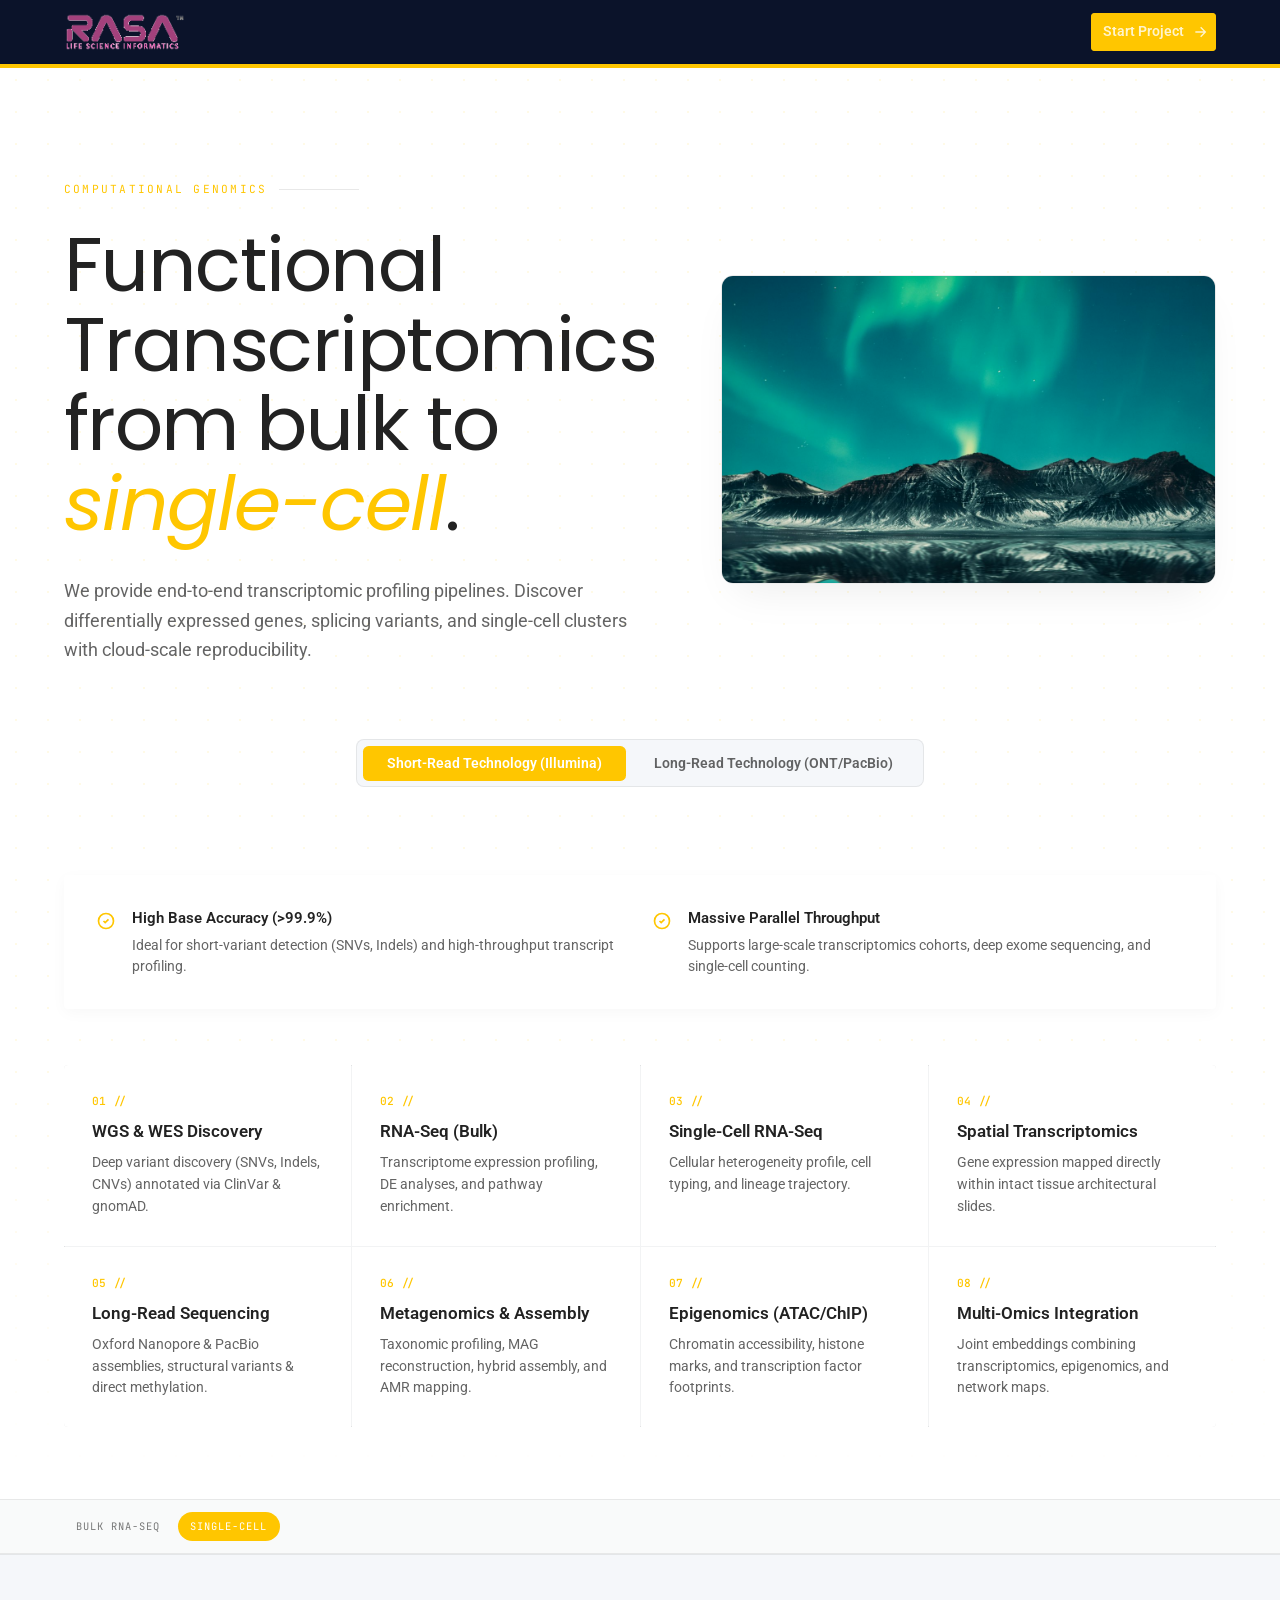
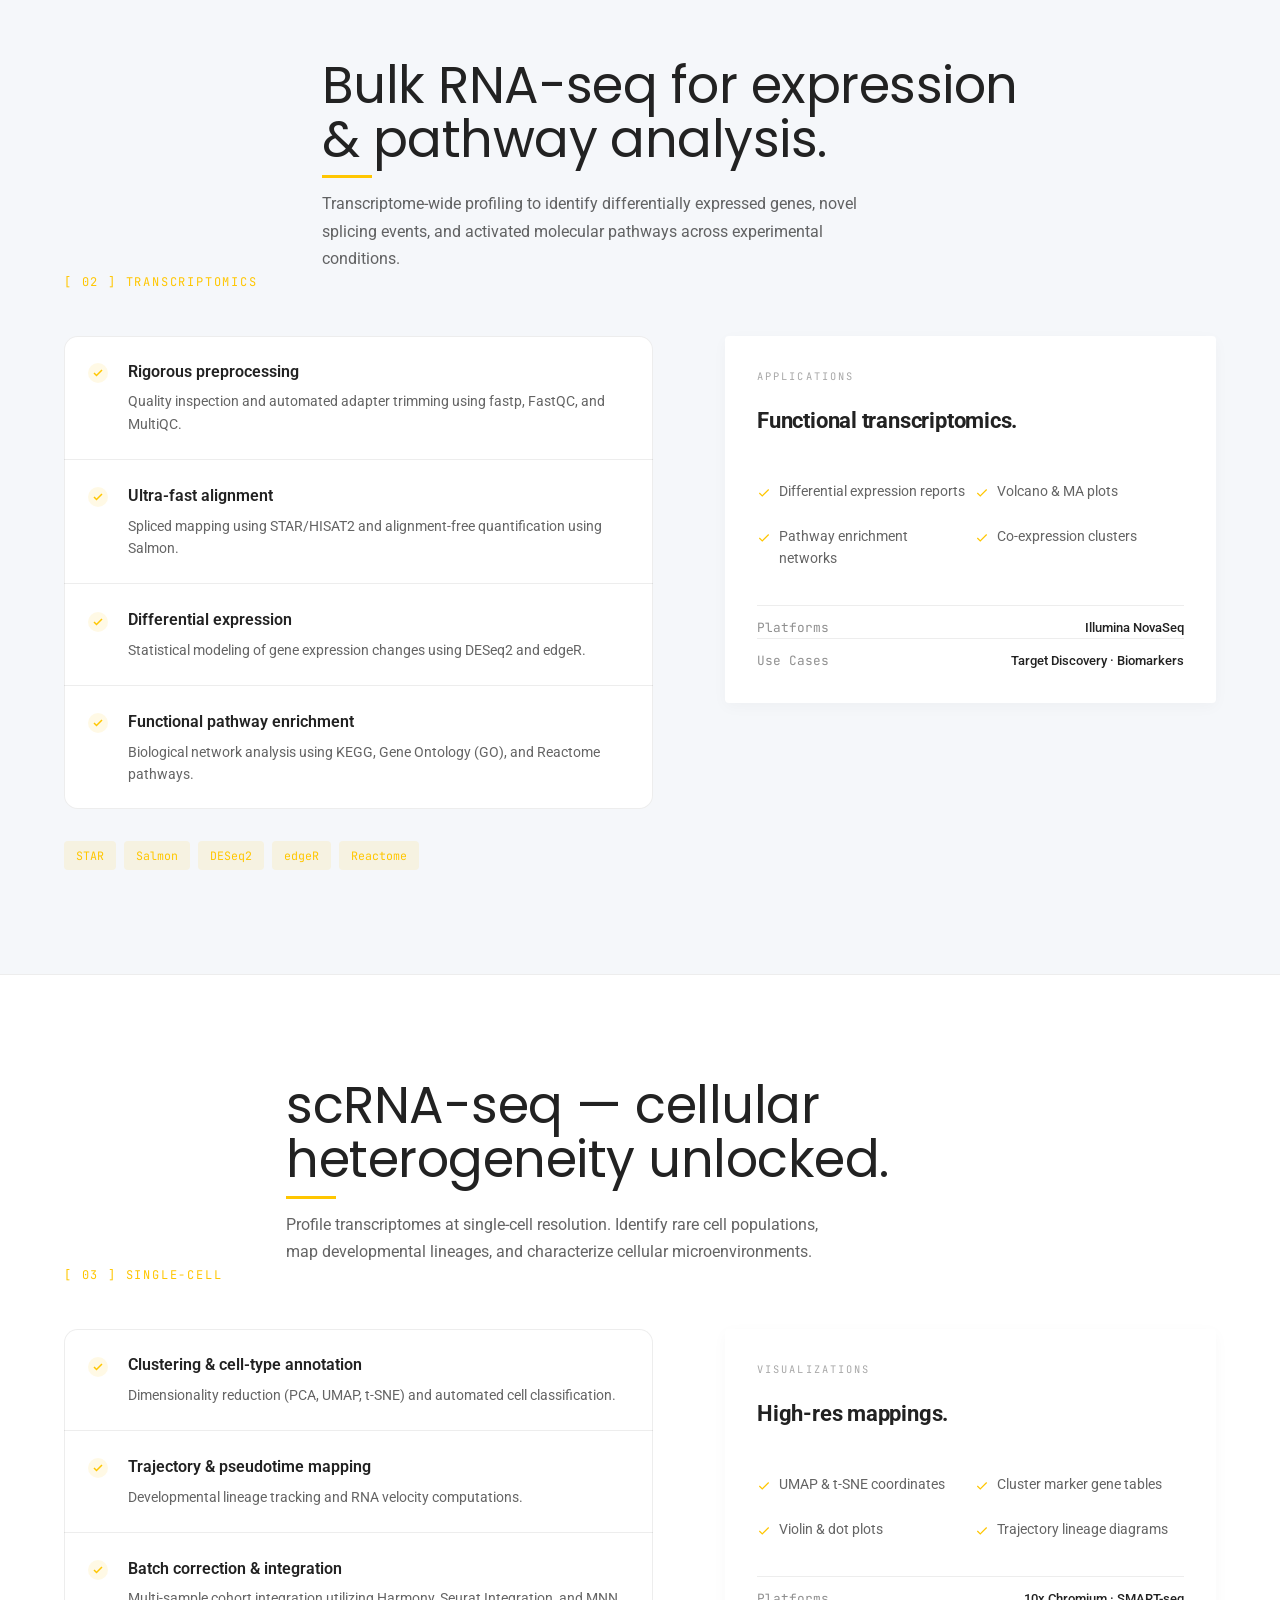
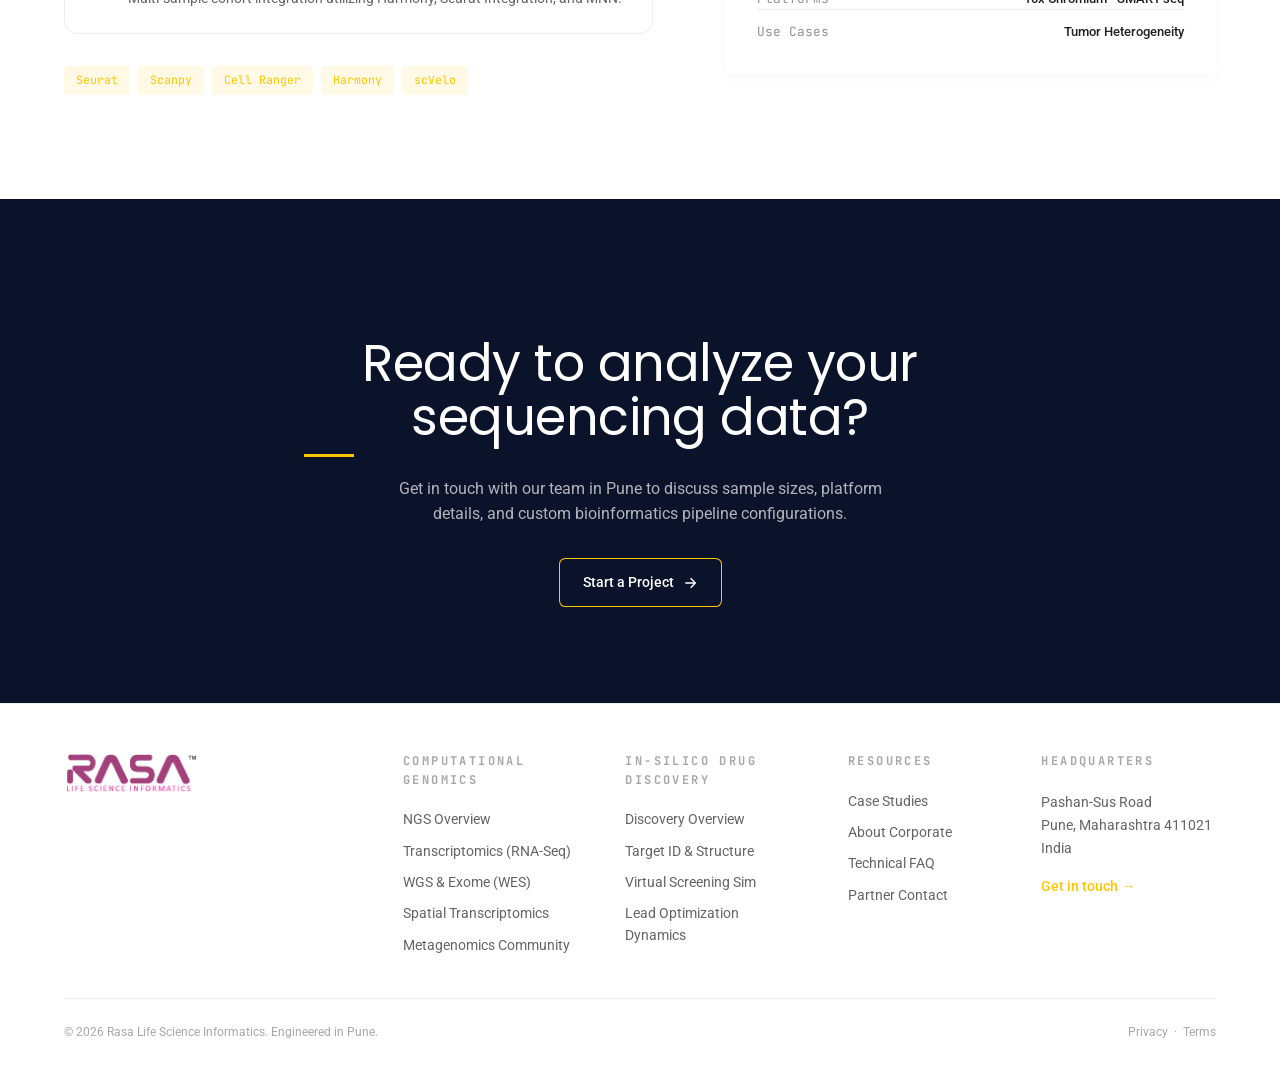
<file: services-ngs-transcriptomics.html>
<!DOCTYPE html>
<html lang="en">
<head>
  <meta charset="UTF-8">
  <meta name="viewport" content="width=device-width, initial-scale=1.0">
  <title>Transcriptomics (RNA-Seq) Analysis Services | RASA LSI</title>
  <meta name="description" content="Professional bulk and single-cell RNA-seq (scRNA-seq) pipelines for differential expression, clustering, trajectory analysis, and biomarker discovery.">
  <link rel="icon" type="image/svg+xml" href="favicon.svg">
  <link rel="preconnect" href="https://fonts.googleapis.com">
  <link rel="preconnect" href="https://fonts.gstatic.com" crossorigin>
  <link href="https://fonts.googleapis.com/css2?family=Instrument+Serif:ital@0;1&family=Inter:wght@300;400;500;600;700&family=JetBrains+Mono:wght@400;500&display=swap" rel="stylesheet">
  <link rel="stylesheet" href="theme.css">
</head>
<body class="rasa">
  
  <!--
================================================================
  RASA LSI — NGS DATA ANALYSIS SERVICES
  WordPress Custom HTML block. Self-contained.
  Design system: "Academic Precision" — cream + ink + forest leaf
================================================================
-->







<!-- =============== HEADER =============== -->
<header class="rasa rasa-header">
  <div class="rasa-header__inner">
    <div class="rasa-header__group">
      <a href="index.html" class="rasa-brand"><img src="logo.png" alt="RASA LSI Logo" style="height: 38px; width: auto; display: block; object-fit: contain; margin: 0;"></a>
                                    <nav class="rasa-nav" aria-label="Primary Nav">
        <div class="rasa-nav__item">
          <a href="services-ngs.html">NGS Analysis <span class="rasa-nav__arrow">▼</span></a>
          <div class="rasa-nav__dropdown">
            <a href="services-ngs.html">Overview</a>
            <a href="services-ngs-transcriptomics.html">Transcriptomics (RNA-Seq)</a>
            <a href="services-ngs-wgs-wes.html">WGS &amp; Exome (WES)</a>
            <a href="services-ngs-spatial.html">Spatial Transcriptomics</a>
            <a href="services-ngs-metagenomics.html">Metagenomics</a>
          </div>
        </div>
        <div class="rasa-nav__item">
          <a href="services-drug-discovery.html">Drug Discovery <span class="rasa-nav__arrow">▼</span></a>
          <div class="rasa-nav__dropdown">
            <a href="services-drug-discovery.html">Overview</a>
            <a href="services-dd-target-id.html">Target ID &amp; Structure</a>
            <a href="services-dd-virtual-screening.html">Virtual Screening</a>
            <a href="services-dd-lead-optimization.html">Lead Optimization</a>
          </div>
        </div>
        <div class="rasa-nav__item"><a href="case-studies.html">Case Studies</a></div>
        <div class="rasa-nav__item"><a href="about.html">About</a></div>
        <div class="rasa-nav__item"><a href="faq.html">FAQ</a></div>
      </nav>
    </div>
    <div class="rasa-header__actions" style="display: flex; align-items: center; gap: 1rem;">
      
      <a href="contact.html" class="rasa-cta-btn">
        Start Project
        <svg viewBox="0 0 24 24" fill="none" stroke="currentColor" stroke-width="2" aria-hidden="true"><path d="M5 12h14M13 5l7 7-7 7"/></svg>
      </a>
    </div>
  </div>
</header>

<!-- =============== MAIN =============== -->
<main class="rasa rasa-page">

  <!-- PAGE HERO -->
  <section class="rasa-pagehero">
    <div class="rasa-grid-bg" aria-hidden="true"></div>
    <div class="container">
      <div class="rasa-pagehero__grid">
        <div class="rasa-pagehero__copy">
          <div class="rasa-reveal">
            <span class="rasa-eyebrow">Computational Genomics<span class="rasa-eyebrow__rule"></span></span>
          </div>
          <h1 class="rasa-pagehero__h rasa-reveal" data-delay="1">
          Functional Transcriptomics from bulk to <span class="serif italic leaf">single-cell</span>.
        </h1>
          <p class="rasa-pagehero__lede rasa-reveal" data-delay="2">
          We provide end-to-end transcriptomic profiling pipelines. Discover differentially expressed genes, splicing variants, and single-cell clusters with cloud-scale reproducibility.
        </p>
        </div>
        <div class="rasa-reveal zoom-parent rasa-pagehero__art" data-delay="2">
          <img src="images/dna_sequencing_flow.png" alt="Functional Transcriptomics from bulk to single-cell.">
        </div>
      </div>

      <!-- Interactive Technology Comparison -->
      <div class="rasa-reveal" data-delay="2" style="margin-top: 3.5rem; text-align: center;">
        <div class="rasa-tabs-nav" role="tablist">
          <button class="rasa-tab-btn is-active" id="tab-short" role="tab" aria-selected="true" aria-controls="panel-short">Short-Read Technology (Illumina)</button>
          <button class="rasa-tab-btn" id="tab-long" role="tab" aria-selected="false" aria-controls="panel-long">Long-Read Technology (ONT/PacBio)</button>
        </div>

        <div class="rasa-tech-panel is-active" id="panel-short" role="tabpanel" aria-labelledby="tab-short">
          <div class="rasa-tech-grid">
            <div class="rasa-tech-feature">
              <svg viewBox="0 0 24 24"><path d="M9 12l2 2 4-4m6 2a9 9 0 11-18 0 9 9 0 0118 0z"/></svg>
              <div>
                <div class="rasa-tech-feature__title">High Base Accuracy (>99.9%)</div>
                <div class="rasa-tech-feature__desc">Ideal for short-variant detection (SNVs, Indels) and high-throughput transcript profiling.</div>
              </div>
            </div>
            <div class="rasa-tech-feature">
              <svg viewBox="0 0 24 24"><path d="M9 12l2 2 4-4m6 2a9 9 0 11-18 0 9 9 0 0118 0z"/></svg>
              <div>
                <div class="rasa-tech-feature__title">Massive Parallel Throughput</div>
                <div class="rasa-tech-feature__desc">Supports large-scale transcriptomics cohorts, deep exome sequencing, and single-cell counting.</div>
              </div>
            </div>
          </div>
        </div>

        <div class="rasa-tech-panel" id="panel-long" role="tabpanel" aria-labelledby="tab-long">
          <div class="rasa-tech-grid">
            <div class="rasa-tech-feature">
              <svg viewBox="0 0 24 24"><path d="M9 12l2 2 4-4m6 2a9 9 0 11-18 0 9 9 0 0118 0z"/></svg>
              <div>
                <div class="rasa-tech-feature__title">Structural Variant Resolution</div>
                <div class="rasa-tech-feature__desc">Spans repetitive areas, resolving complex insertions, deletions, duplications, and translocations.</div>
              </div>
            </div>
            <div class="rasa-tech-feature">
              <svg viewBox="0 0 24 24"><path d="M9 12l2 2 4-4m6 2a9 9 0 11-18 0 9 9 0 0118 0z"/></svg>
              <div>
                <div class="rasa-tech-feature__title">Direct Methylation Detection</div>
                <div class="rasa-tech-feature__desc">Detects 5mC, 5hmC, and 6mA modifications directly on native DNA/RNA without bisulfite conversion.</div>
              </div>
            </div>
          </div>
        </div>
      </div>

      <!-- Modalities Overview Grid -->
      <div class="rasa-modalities rasa-reveal" data-delay="2">
        <a href="services-ngs-wgs-wes.html" class="rasa-modality">
          <span class="rasa-modality__idx">01 //</span>
          <span class="rasa-modality__h">WGS &amp; WES Discovery</span>
          <span class="rasa-modality__b">Deep variant discovery (SNVs, Indels, CNVs) annotated via ClinVar &amp; gnomAD.</span>
        </a>
        <a href="services-ngs-transcriptomics.html#rnaseq" class="rasa-modality">
          <span class="rasa-modality__idx">02 //</span>
          <span class="rasa-modality__h">RNA-Seq (Bulk)</span>
          <span class="rasa-modality__b">Transcriptome expression profiling, DE analyses, and pathway enrichment.</span>
        </a>
        <a href="services-ngs-transcriptomics.html#scrnaseq" class="rasa-modality">
          <span class="rasa-modality__idx">03 //</span>
          <span class="rasa-modality__h">Single-Cell RNA-Seq</span>
          <span class="rasa-modality__b">Cellular heterogeneity profile, cell typing, and lineage trajectory.</span>
        </a>
        <a href="services-ngs-spatial.html" class="rasa-modality">
          <span class="rasa-modality__idx">04 //</span>
          <span class="rasa-modality__h">Spatial Transcriptomics</span>
          <span class="rasa-modality__b">Gene expression mapped directly within intact tissue architectural slides.</span>
        </a>
        <a href="services-ngs.html#longread" class="rasa-modality">
          <span class="rasa-modality__idx">05 //</span>
          <span class="rasa-modality__h">Long-Read Sequencing</span>
          <span class="rasa-modality__b">Oxford Nanopore &amp; PacBio assemblies, structural variants &amp; direct methylation.</span>
        </a>
        <a href="services-ngs-metagenomics.html" class="rasa-modality">
          <span class="rasa-modality__idx">06 //</span>
          <span class="rasa-modality__h">Metagenomics &amp; Assembly</span>
          <span class="rasa-modality__b">Taxonomic profiling, MAG reconstruction, hybrid assembly, and AMR mapping.</span>
        </a>
        <a href="services-ngs.html#epi" class="rasa-modality">
          <span class="rasa-modality__idx">07 //</span>
          <span class="rasa-modality__h">Epigenomics (ATAC/ChIP)</span>
          <span class="rasa-modality__b">Chromatin accessibility, histone marks, and transcription factor footprints.</span>
        </a>
        <a href="services-ngs.html#multiomics" class="rasa-modality">
          <span class="rasa-modality__idx">08 //</span>
          <span class="rasa-modality__h">Multi-Omics Integration</span>
          <span class="rasa-modality__b">Joint embeddings combining transcriptomics, epigenomics, and network maps.</span>
        </a>
      </div>
    </div>
  </section>

    <!-- STICKY ANCHOR NAV -->
  <nav class="rasa-anchor-nav" aria-label="Sections navigation">
    <div class="container rasa-anchor-nav__inner">
      <a href="#rnaseq" class="is-active">Bulk RNA-Seq</a>
      <a href="#scrnaseq">Single-Cell</a>
    </div>
  </nav>

  <!-- ======= DEEP SECTION 01: WGS/WES ======= -->
  <section class="rasa-deep rasa-reveal" id="rnaseq" style="background:var(--surface);">
    <div class="container">
      <div class="rasa-deep__head">
        <span class="rasa-deep__index">[ 02 ] Transcriptomics</span>
        <div>
          <h2 class="rasa-h2 rasa-deep__h">Bulk RNA-seq for expression &amp; pathway analysis.</h2>
          <p class="rasa-deep__lede">
            Transcriptome-wide profiling to identify differentially expressed genes, novel splicing events, and activated molecular pathways across experimental conditions.
          </p>
        </div>
      </div>
      <div class="rasa-deep__body">
        <div>
          <div class="rasa-feat-list">
            <div class="rasa-feat">
              <span class="rasa-feat__chk"><svg viewBox="0 0 24 24"><polyline points="20 6 9 17 4 12"/></svg></span>
              <div>
                <div class="rasa-feat__t">Rigorous preprocessing</div>
                <div class="rasa-feat__b">Quality inspection and automated adapter trimming using fastp, FastQC, and MultiQC.</div>
              </div>
            </div>
            <div class="rasa-feat">
              <span class="rasa-feat__chk"><svg viewBox="0 0 24 24"><polyline points="20 6 9 17 4 12"/></svg></span>
              <div>
                <div class="rasa-feat__t">Ultra-fast alignment</div>
                <div class="rasa-feat__b">Spliced mapping using STAR/HISAT2 and alignment-free quantification using Salmon.</div>
              </div>
            </div>
            <div class="rasa-feat">
              <span class="rasa-feat__chk"><svg viewBox="0 0 24 24"><polyline points="20 6 9 17 4 12"/></svg></span>
              <div>
                <div class="rasa-feat__t">Differential expression</div>
                <div class="rasa-feat__b">Statistical modeling of gene expression changes using DESeq2 and edgeR.</div>
              </div>
            </div>
            <div class="rasa-feat">
              <span class="rasa-feat__chk"><svg viewBox="0 0 24 24"><polyline points="20 6 9 17 4 12"/></svg></span>
              <div>
                <div class="rasa-feat__t">Functional pathway enrichment</div>
                <div class="rasa-feat__b">Biological network analysis using KEGG, Gene Ontology (GO), and Reactome pathways.</div>
              </div>
            </div>
          </div>

          <div class="rasa-tool-cloud">
            <span class="rasa-tool">STAR<span class="rasa-tooltip">Highly accurate spliced aligner for RNA-seq reads.</span></span>
            <span class="rasa-tool">Salmon<span class="rasa-tooltip">Transcript-level quantification tool.</span></span>
            <span class="rasa-tool">DESeq2<span class="rasa-tooltip">Statistical method for differential gene expression analysis.</span></span>
            <span class="rasa-tool">edgeR<span class="rasa-tooltip">Empirical analysis of digital gene expression in R.</span></span>
            <span class="rasa-tool">Reactome<span class="rasa-tooltip">Curated biological pathway database.</span></span>
          </div>
        </div>

        <aside class="rasa-side">
          <span class="rasa-side__lbl">Applications</span>
          <h3 class="rasa-side__h">Functional transcriptomics.</h3>
          <div class="rasa-deliv">
            <div class="rasa-deliv__item"><svg viewBox="0 0 24 24"><polyline points="20 6 9 17 4 12"/></svg>Differential expression reports</div>
            <div class="rasa-deliv__item"><svg viewBox="0 0 24 24"><polyline points="20 6 9 17 4 12"/></svg>Volcano &amp; MA plots</div>
            <div class="rasa-deliv__item"><svg viewBox="0 0 24 24"><polyline points="20 6 9 17 4 12"/></svg>Pathway enrichment networks</div>
            <div class="rasa-deliv__item"><svg viewBox="0 0 24 24"><polyline points="20 6 9 17 4 12"/></svg>Co-expression clusters</div>
          </div>
          <div style="margin-top: 0.5rem;">
            <div class="rasa-side__row"><span>Platforms</span><span>Illumina NovaSeq</span></div>
            <div class="rasa-side__row"><span>Use Cases</span><span>Target Discovery · Biomarkers</span></div>
          </div>
        </aside>
      </div>
    </div>
  </section>

<section class="rasa-deep rasa-reveal" id="scrnaseq">
    <div class="container">
      <div class="rasa-deep__head">
        <span class="rasa-deep__index">[ 03 ] Single-Cell</span>
        <div>
          <h2 class="rasa-h2 rasa-deep__h">scRNA-seq — cellular heterogeneity unlocked.</h2>
          <p class="rasa-deep__lede">
            Profile transcriptomes at single-cell resolution. Identify rare cell populations, map developmental lineages, and characterize cellular microenvironments.
          </p>
        </div>
      </div>
      <div class="rasa-deep__body">
        <div>
          <div class="rasa-feat-list">
            <div class="rasa-feat">
              <span class="rasa-feat__chk"><svg viewBox="0 0 24 24"><polyline points="20 6 9 17 4 12"/></svg></span>
              <div>
                <div class="rasa-feat__t">Clustering &amp; cell-type annotation</div>
                <div class="rasa-feat__b">Dimensionality reduction (PCA, UMAP, t-SNE) and automated cell classification.</div>
              </div>
            </div>
            <div class="rasa-feat">
              <span class="rasa-feat__chk"><svg viewBox="0 0 24 24"><polyline points="20 6 9 17 4 12"/></svg></span>
              <div>
                <div class="rasa-feat__t">Trajectory &amp; pseudotime mapping</div>
                <div class="rasa-feat__b">Developmental lineage tracking and RNA velocity computations.</div>
              </div>
            </div>
            <div class="rasa-feat">
              <span class="rasa-feat__chk"><svg viewBox="0 0 24 24"><polyline points="20 6 9 17 4 12"/></svg></span>
              <div>
                <div class="rasa-feat__t">Batch correction &amp; integration</div>
                <div class="rasa-feat__b">Multi-sample cohort integration utilizing Harmony, Seurat Integration, and MNN.</div>
              </div>
            </div>
          </div>

          <div class="rasa-tool-cloud">
            <span class="rasa-tool">Seurat<span class="rasa-tooltip">R toolkit for single-cell genomics.</span></span>
            <span class="rasa-tool">Scanpy<span class="rasa-tooltip">Python-based single-cell analysis suite.</span></span>
            <span class="rasa-tool">Cell Ranger<span class="rasa-tooltip">10x Genomics raw processing pipeline.</span></span>
            <span class="rasa-tool">Harmony<span class="rasa-tooltip">Fast, robust batch effect correction algorithm.</span></span>
            <span class="rasa-tool">scVelo<span class="rasa-tooltip">RNA velocity analysis tool.</span></span>
          </div>
        </div>

        <aside class="rasa-side">
          <span class="rasa-side__lbl">Visualizations</span>
          <h3 class="rasa-side__h">High-res mappings.</h3>
          <div class="rasa-deliv">
            <div class="rasa-deliv__item"><svg viewBox="0 0 24 24"><polyline points="20 6 9 17 4 12"/></svg>UMAP &amp; t-SNE coordinates</div>
            <div class="rasa-deliv__item"><svg viewBox="0 0 24 24"><polyline points="20 6 9 17 4 12"/></svg>Cluster marker gene tables</div>
            <div class="rasa-deliv__item"><svg viewBox="0 0 24 24"><polyline points="20 6 9 17 4 12"/></svg>Violin &amp; dot plots</div>
            <div class="rasa-deliv__item"><svg viewBox="0 0 24 24"><polyline points="20 6 9 17 4 12"/></svg>Trajectory lineage diagrams</div>
          </div>
          <div style="margin-top: 0.5rem;">
            <div class="rasa-side__row"><span>Platforms</span><span>10x Chromium · SMART-seq</span></div>
            <div class="rasa-side__row"><span>Use Cases</span><span>Tumor Heterogeneity</span></div>
          </div>
        </aside>
      </div>
    </div>
  </section>



  <!-- CTA -->
  <section class="rasa-section rasa-section--ink" style="padding:6rem 0; text-align:center;">
    <div class="container" style="max-width:720px;">
      <h2 class="rasa-h2" style="color:var(--cream); margin-bottom:1.25rem; max-width:24ch; margin-left:auto; margin-right:auto;">Ready to analyze your sequencing data?</h2>
      <p style="color:rgba(248,249,250,0.7); max-width:56ch; margin:0 auto 2rem;">
        Get in touch with our team in Pune to discuss sample sizes, platform details, and custom bioinformatics pipeline configurations.
      </p>
      <a href="contact.html" class="rasa-btn rasa-btn--primary">
        Start a Project
        <svg viewBox="0 0 24 24" fill="none" stroke="currentColor" stroke-width="2" aria-hidden="true"><path d="M5 12h14M13 5l7 7-7 7"/></svg>
      </a>
    </div>
  </section>
</main>

<!-- =============== FOOTER =============== -->
<footer class="rasa rasa-footer">
  <div class="container">
    <div class="rasa-footer__grid">
      <div>
        <div class="rasa-footer__brand"><img src="logo.png" alt="RASA LSI Logo" style="height: 42px; width: auto; display: block; object-fit: contain;"></div>
      </div>
      <div>
        <h4>Computational Genomics</h4>
        <a href="services-ngs.html">NGS Overview</a>
        <a href="services-ngs-transcriptomics.html">Transcriptomics (RNA-Seq)</a>
        <a href="services-ngs-wgs-wes.html">WGS &amp; Exome (WES)</a>
        <a href="services-ngs-spatial.html">Spatial Transcriptomics</a>
        <a href="services-ngs-metagenomics.html">Metagenomics Community</a>
      </div>
      <div>
        <h4>In-Silico Drug Discovery</h4>
        <a href="services-drug-discovery.html">Discovery Overview</a>
        <a href="services-dd-target-id.html">Target ID &amp; Structure</a>
        <a href="services-dd-virtual-screening.html">Virtual Screening Sim</a>
        <a href="services-dd-lead-optimization.html">Lead Optimization Dynamics</a>
      </div>
      <div>
        <h4>Resources</h4>
        <a href="case-studies.html">Case Studies</a>
        <a href="about.html">About Corporate</a>
        <a href="faq.html">Technical FAQ</a>
        <a href="contact.html">Partner Contact</a>
      </div>
      <div>
        <h4>Headquarters</h4>
        <p style="font-size: 0.875rem; color: var(--foreground-70); line-height: 1.65; margin: 0 0 1rem;">
          Pashan-Sus Road<br>
          Pune, Maharashtra 411021<br>
          India
        </p>
        <a href="contact.html" style="font-weight: 500; color: var(--leaf);">Get in touch →</a>
      </div>
    </div>
    <div class="rasa-footer__bottom">
      <span>© <span id="rasa-year">2026</span> Rasa Life Science Informatics. Engineered in Pune.</span>
      <span><a href="/privacy">Privacy</a> &nbsp;·&nbsp; <a href="/terms">Terms</a></span>
    </div>
  </div>
</footer>
  <script>

(function () {
  var y = document.getElementById('rasa-year');
  if (y) y.textContent = new Date().getFullYear();

    // Active navigation link detection
  try {
    var path = window.location.pathname;
    var page = path.split('/').pop();
    if (!page || page === '') page = 'index.html';
    document.querySelectorAll('.rasa-nav a').forEach(function (a) {
      a.classList.remove('is-active');
      var href = a.getAttribute('href').split('#')[0].split('/').pop();
      if (href === page) a.classList.add('is-active');
    });
  } catch (e) {}

  // Reveal animations on scroll
  var reveals = document.querySelectorAll('.rasa-reveal');
  var ioReveal = new IntersectionObserver(function (entries) {
    entries.forEach(function (e) {
      if (e.isIntersecting) {
        e.target.classList.add('is-visible');
        ioReveal.unobserve(e.target);
      }
    });
  }, { threshold: 0.1 });
  reveals.forEach(function (el) { ioReveal.observe(el); });

  // Interactive Tech Switcher
  var tabButtons = document.querySelectorAll('.rasa-tab-btn');
  var tabPanels = document.querySelectorAll('.rasa-tech-panel');
  tabButtons.forEach(function (btn) {
    btn.addEventListener('click', function () {
      tabButtons.forEach(function (b) {
        b.classList.remove('is-active');
        b.setAttribute('aria-selected', 'false');
      });
      tabPanels.forEach(function (p) { p.classList.remove('is-active'); });

      btn.classList.add('is-active');
      btn.setAttribute('aria-selected', 'true');
      var controls = btn.getAttribute('aria-controls');
      var targetPanel = document.getElementById(controls);
      if (targetPanel) targetPanel.classList.add('is-active');
    });
  });

  // Sticky sub-nav Intersection Observer active highlighting
  var sections = document.querySelectorAll('.rasa-deep');
  var navLinks = document.querySelectorAll('.rasa-anchor-nav a');

  var ioOptions = {
    root: null,
    rootMargin: '-25% 0px -55% 0px',
    threshold: 0
  };

  var observer = new IntersectionObserver(function (entries) {
    entries.forEach(function (entry) {
      if (entry.isIntersecting) {
        var id = entry.target.getAttribute('id');
        navLinks.forEach(function (link) {
          if (link.getAttribute('href') === '#' + id) {
            link.classList.add('is-active');
          } else {
            link.classList.remove('is-active');
          }
        });
      }
    });
  }, ioOptions);

  sections.forEach(function (section) {
    observer.observe(section);
  });

  // Smooth scroll to sections with offset
  navLinks.forEach(function (link) {
    link.addEventListener('click', function (e) {
      e.preventDefault();
      var id = link.getAttribute('href');
      var target = document.querySelector(id);
      if (target) {
        var headerOffset = 0;
        var topBar = document.querySelector('.rasa-top-bar');
        var header = document.querySelector('.rasa-header');
        var subNav = document.querySelector('.rasa-anchor-nav');
        if (topBar && window.getComputedStyle(topBar).position === 'fixed') {
          headerOffset += topBar.offsetHeight;
        }
        if (header && window.getComputedStyle(header).position === 'fixed') {
          headerOffset += header.offsetHeight;
        }
        if (subNav && (window.getComputedStyle(subNav).position === 'sticky' || window.getComputedStyle(subNav).position === 'fixed')) {
          headerOffset += subNav.offsetHeight;
        }
        if (headerOffset === 0) headerOffset = 120;
        else headerOffset += 8; // buffer

        var elementPosition = target.getBoundingClientRect().top + window.pageYOffset;
        var offsetPosition = elementPosition - headerOffset;

        window.scrollTo({
          top: offsetPosition,
          behavior: "smooth"
        });
      }
    });
  });

})();

  
</script>
</body>
</html>
</file>
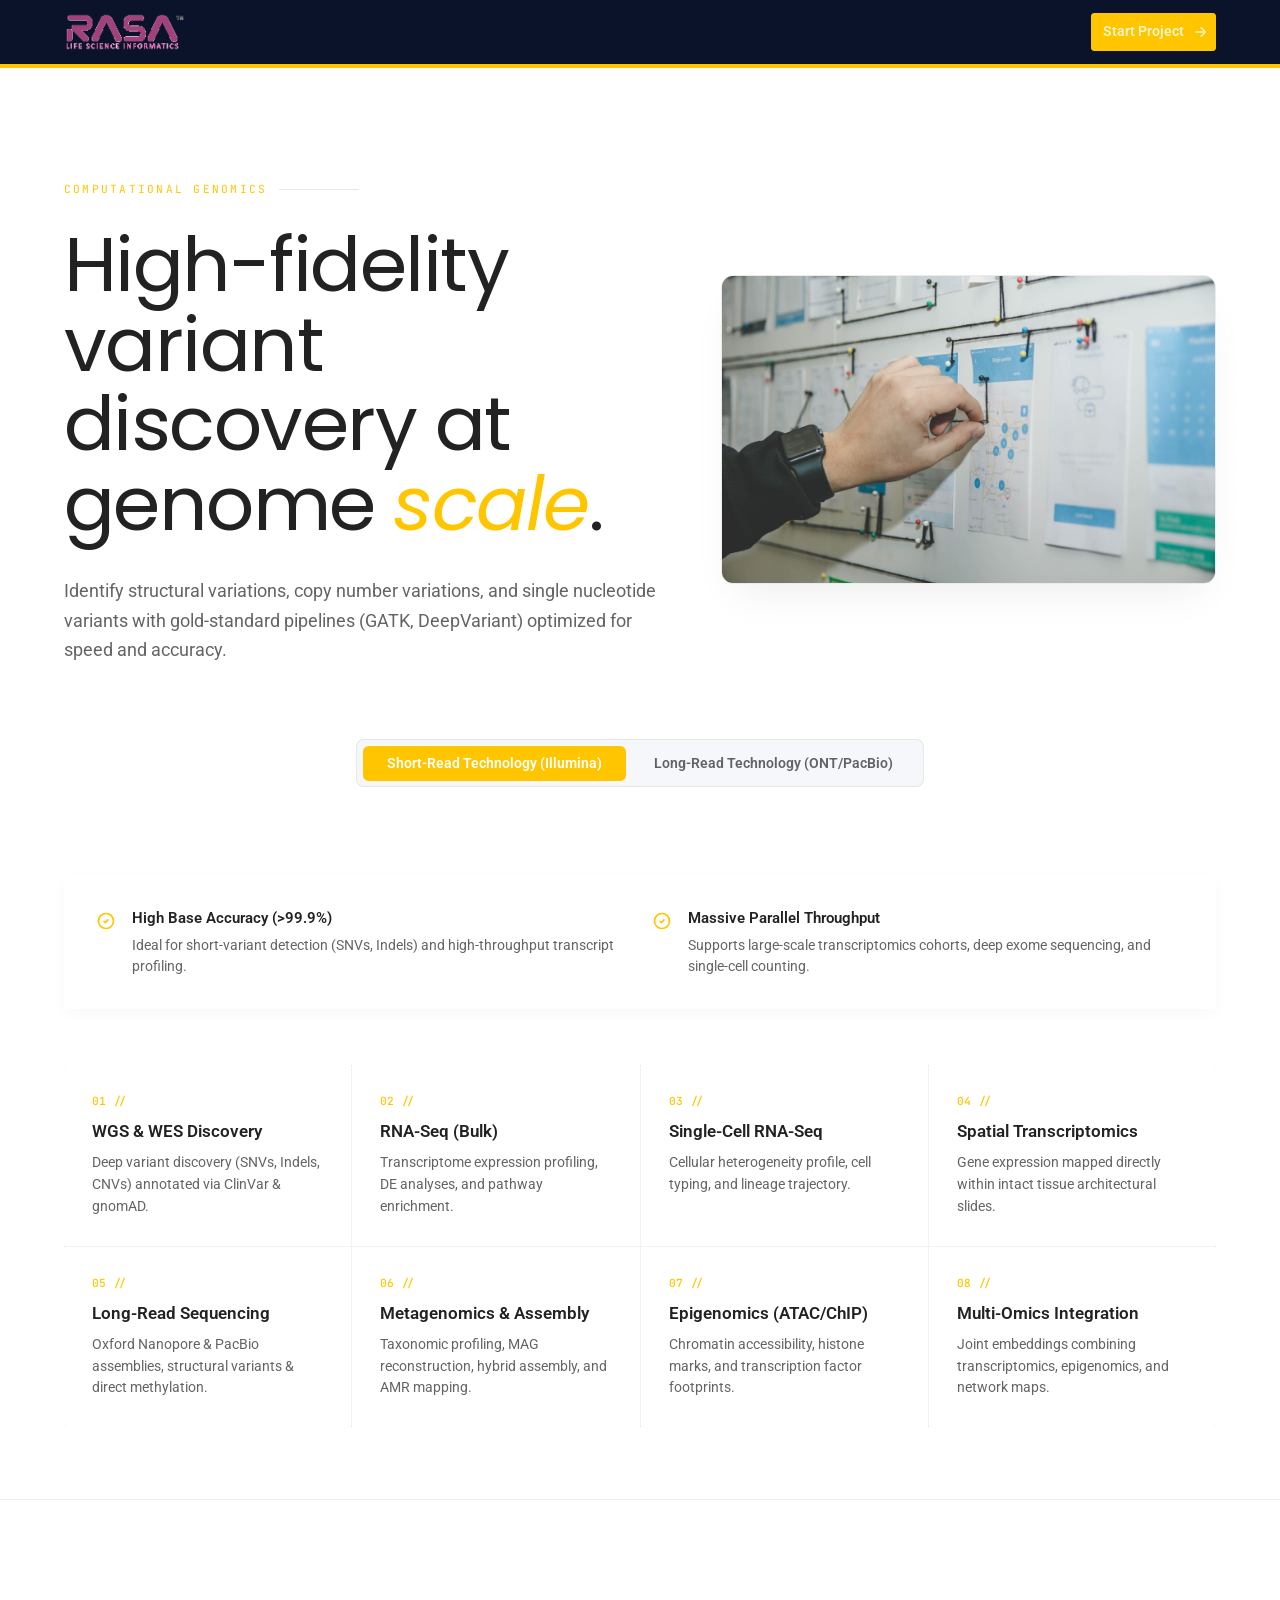
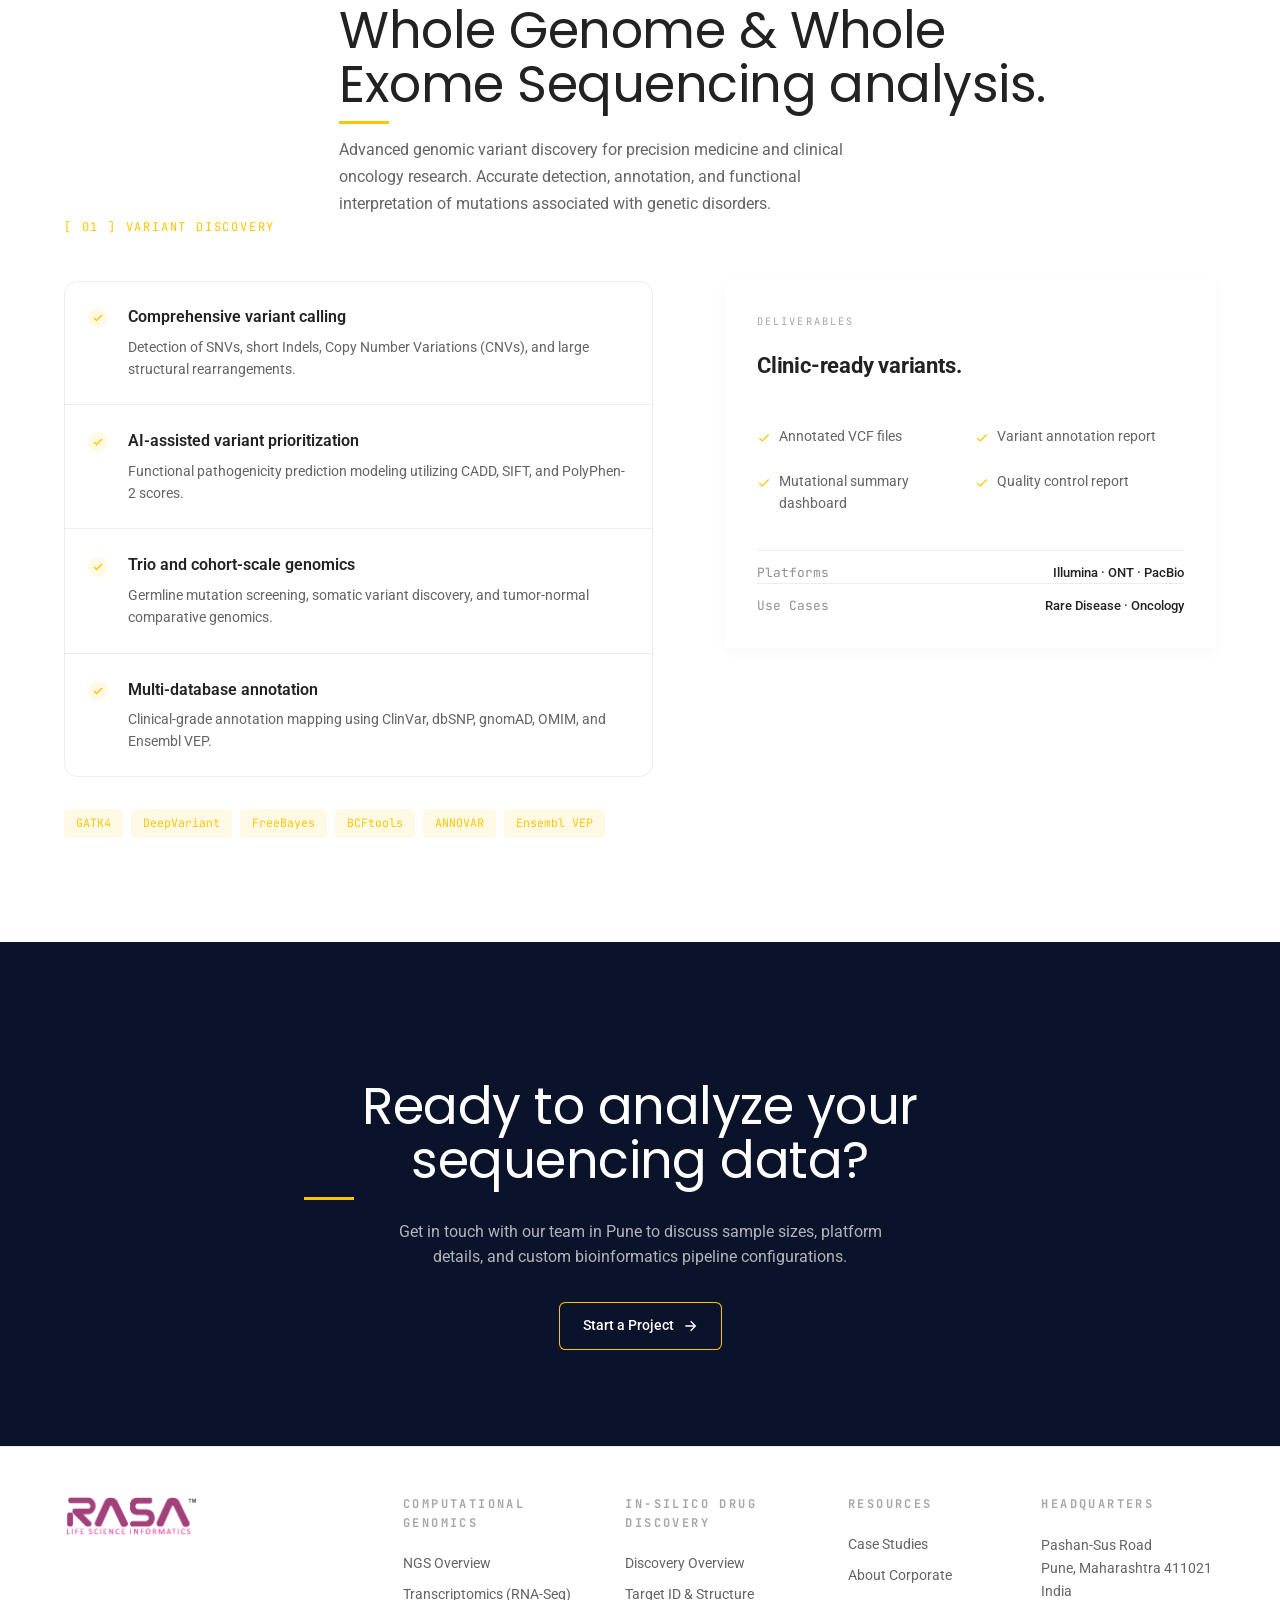
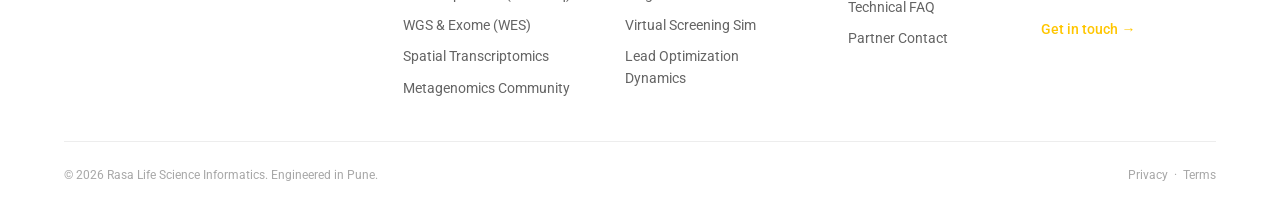
<file: services-ngs-wgs-wes.html>
<!DOCTYPE html>
<html lang="en">
<head>
  <meta charset="UTF-8">
  <meta name="viewport" content="width=device-width, initial-scale=1.0">
  <title>Whole Genome & Exome Sequencing (WGS/WES) | RASA LSI</title>
  <meta name="description" content="Secure, high-fidelity variant calling pipelines (SNVs, Indels, CNVs, SVs) annotated with gnomAD and ClinVar for oncology and clinical genetics.">
  <link rel="icon" type="image/svg+xml" href="favicon.svg">
  <link rel="preconnect" href="https://fonts.googleapis.com">
  <link rel="preconnect" href="https://fonts.gstatic.com" crossorigin>
  <link href="https://fonts.googleapis.com/css2?family=Instrument+Serif:ital@0;1&family=Inter:wght@300;400;500;600;700&family=JetBrains+Mono:wght@400;500&display=swap" rel="stylesheet">
  <link rel="stylesheet" href="theme.css">
</head>
<body class="rasa">
  
  <!--
================================================================
  RASA LSI — NGS DATA ANALYSIS SERVICES
  WordPress Custom HTML block. Self-contained.
  Design system: "Academic Precision" — cream + ink + forest leaf
================================================================
-->







<!-- =============== HEADER =============== -->
<header class="rasa rasa-header">
  <div class="rasa-header__inner">
    <div class="rasa-header__group">
      <a href="index.html" class="rasa-brand"><img src="logo.png" alt="RASA LSI Logo" style="height: 38px; width: auto; display: block; object-fit: contain; margin: 0;"></a>
                                    <nav class="rasa-nav" aria-label="Primary Nav">
        <div class="rasa-nav__item">
          <a href="services-ngs.html">NGS Analysis <span class="rasa-nav__arrow">▼</span></a>
          <div class="rasa-nav__dropdown">
            <a href="services-ngs.html">Overview</a>
            <a href="services-ngs-transcriptomics.html">Transcriptomics (RNA-Seq)</a>
            <a href="services-ngs-wgs-wes.html">WGS &amp; Exome (WES)</a>
            <a href="services-ngs-spatial.html">Spatial Transcriptomics</a>
            <a href="services-ngs-metagenomics.html">Metagenomics</a>
          </div>
        </div>
        <div class="rasa-nav__item">
          <a href="services-drug-discovery.html">Drug Discovery <span class="rasa-nav__arrow">▼</span></a>
          <div class="rasa-nav__dropdown">
            <a href="services-drug-discovery.html">Overview</a>
            <a href="services-dd-target-id.html">Target ID &amp; Structure</a>
            <a href="services-dd-virtual-screening.html">Virtual Screening</a>
            <a href="services-dd-lead-optimization.html">Lead Optimization</a>
          </div>
        </div>
        <div class="rasa-nav__item"><a href="case-studies.html">Case Studies</a></div>
        <div class="rasa-nav__item"><a href="about.html">About</a></div>
        <div class="rasa-nav__item"><a href="faq.html">FAQ</a></div>
      </nav>
    </div>
    <div class="rasa-header__actions" style="display: flex; align-items: center; gap: 1rem;">
      
      <a href="contact.html" class="rasa-cta-btn">
        Start Project
        <svg viewBox="0 0 24 24" fill="none" stroke="currentColor" stroke-width="2" aria-hidden="true"><path d="M5 12h14M13 5l7 7-7 7"/></svg>
      </a>
    </div>
  </div>
</header>

<!-- =============== MAIN =============== -->
<main class="rasa rasa-page">

  <!-- PAGE HERO -->
  <section class="rasa-pagehero">
    <div class="rasa-grid-bg" aria-hidden="true"></div>
    <div class="container">
      <div class="rasa-pagehero__grid">
        <div class="rasa-pagehero__copy">
          <div class="rasa-reveal">
            <span class="rasa-eyebrow">Computational Genomics<span class="rasa-eyebrow__rule"></span></span>
          </div>
          <h1 class="rasa-pagehero__h rasa-reveal" data-delay="1">
          High-fidelity variant discovery at genome <span class="serif italic leaf">scale</span>.
        </h1>
          <p class="rasa-pagehero__lede rasa-reveal" data-delay="2">
          Identify structural variations, copy number variations, and single nucleotide variants with gold-standard pipelines (GATK, DeepVariant) optimized for speed and accuracy.
        </p>
        </div>
        <div class="rasa-reveal zoom-parent rasa-pagehero__art" data-delay="2">
          <img src="images/computational_biologist_cluster.png" alt="High-fidelity variant discovery at genome scale.">
        </div>
      </div>

      <!-- Interactive Technology Comparison -->
      <div class="rasa-reveal" data-delay="2" style="margin-top: 3.5rem; text-align: center;">
        <div class="rasa-tabs-nav" role="tablist">
          <button class="rasa-tab-btn is-active" id="tab-short" role="tab" aria-selected="true" aria-controls="panel-short">Short-Read Technology (Illumina)</button>
          <button class="rasa-tab-btn" id="tab-long" role="tab" aria-selected="false" aria-controls="panel-long">Long-Read Technology (ONT/PacBio)</button>
        </div>

        <div class="rasa-tech-panel is-active" id="panel-short" role="tabpanel" aria-labelledby="tab-short">
          <div class="rasa-tech-grid">
            <div class="rasa-tech-feature">
              <svg viewBox="0 0 24 24"><path d="M9 12l2 2 4-4m6 2a9 9 0 11-18 0 9 9 0 0118 0z"/></svg>
              <div>
                <div class="rasa-tech-feature__title">High Base Accuracy (>99.9%)</div>
                <div class="rasa-tech-feature__desc">Ideal for short-variant detection (SNVs, Indels) and high-throughput transcript profiling.</div>
              </div>
            </div>
            <div class="rasa-tech-feature">
              <svg viewBox="0 0 24 24"><path d="M9 12l2 2 4-4m6 2a9 9 0 11-18 0 9 9 0 0118 0z"/></svg>
              <div>
                <div class="rasa-tech-feature__title">Massive Parallel Throughput</div>
                <div class="rasa-tech-feature__desc">Supports large-scale transcriptomics cohorts, deep exome sequencing, and single-cell counting.</div>
              </div>
            </div>
          </div>
        </div>

        <div class="rasa-tech-panel" id="panel-long" role="tabpanel" aria-labelledby="tab-long">
          <div class="rasa-tech-grid">
            <div class="rasa-tech-feature">
              <svg viewBox="0 0 24 24"><path d="M9 12l2 2 4-4m6 2a9 9 0 11-18 0 9 9 0 0118 0z"/></svg>
              <div>
                <div class="rasa-tech-feature__title">Structural Variant Resolution</div>
                <div class="rasa-tech-feature__desc">Spans repetitive areas, resolving complex insertions, deletions, duplications, and translocations.</div>
              </div>
            </div>
            <div class="rasa-tech-feature">
              <svg viewBox="0 0 24 24"><path d="M9 12l2 2 4-4m6 2a9 9 0 11-18 0 9 9 0 0118 0z"/></svg>
              <div>
                <div class="rasa-tech-feature__title">Direct Methylation Detection</div>
                <div class="rasa-tech-feature__desc">Detects 5mC, 5hmC, and 6mA modifications directly on native DNA/RNA without bisulfite conversion.</div>
              </div>
            </div>
          </div>
        </div>
      </div>

      <!-- Modalities Overview Grid -->
      <div class="rasa-modalities rasa-reveal" data-delay="2">
        <a href="services-ngs-wgs-wes.html" class="rasa-modality">
          <span class="rasa-modality__idx">01 //</span>
          <span class="rasa-modality__h">WGS &amp; WES Discovery</span>
          <span class="rasa-modality__b">Deep variant discovery (SNVs, Indels, CNVs) annotated via ClinVar &amp; gnomAD.</span>
        </a>
        <a href="services-ngs-transcriptomics.html#rnaseq" class="rasa-modality">
          <span class="rasa-modality__idx">02 //</span>
          <span class="rasa-modality__h">RNA-Seq (Bulk)</span>
          <span class="rasa-modality__b">Transcriptome expression profiling, DE analyses, and pathway enrichment.</span>
        </a>
        <a href="services-ngs-transcriptomics.html#scrnaseq" class="rasa-modality">
          <span class="rasa-modality__idx">03 //</span>
          <span class="rasa-modality__h">Single-Cell RNA-Seq</span>
          <span class="rasa-modality__b">Cellular heterogeneity profile, cell typing, and lineage trajectory.</span>
        </a>
        <a href="services-ngs-spatial.html" class="rasa-modality">
          <span class="rasa-modality__idx">04 //</span>
          <span class="rasa-modality__h">Spatial Transcriptomics</span>
          <span class="rasa-modality__b">Gene expression mapped directly within intact tissue architectural slides.</span>
        </a>
        <a href="services-ngs.html#longread" class="rasa-modality">
          <span class="rasa-modality__idx">05 //</span>
          <span class="rasa-modality__h">Long-Read Sequencing</span>
          <span class="rasa-modality__b">Oxford Nanopore &amp; PacBio assemblies, structural variants &amp; direct methylation.</span>
        </a>
        <a href="services-ngs-metagenomics.html" class="rasa-modality">
          <span class="rasa-modality__idx">06 //</span>
          <span class="rasa-modality__h">Metagenomics &amp; Assembly</span>
          <span class="rasa-modality__b">Taxonomic profiling, MAG reconstruction, hybrid assembly, and AMR mapping.</span>
        </a>
        <a href="services-ngs.html#epi" class="rasa-modality">
          <span class="rasa-modality__idx">07 //</span>
          <span class="rasa-modality__h">Epigenomics (ATAC/ChIP)</span>
          <span class="rasa-modality__b">Chromatin accessibility, histone marks, and transcription factor footprints.</span>
        </a>
        <a href="services-ngs.html#multiomics" class="rasa-modality">
          <span class="rasa-modality__idx">08 //</span>
          <span class="rasa-modality__h">Multi-Omics Integration</span>
          <span class="rasa-modality__b">Joint embeddings combining transcriptomics, epigenomics, and network maps.</span>
        </a>
      </div>
    </div>
  </section>

  

  <!-- ======= DEEP SECTION 01: WGS/WES ======= -->
  <section class="rasa-deep rasa-reveal" id="wgs-wes">
    <div class="container">
      <div class="rasa-deep__head">
        <span class="rasa-deep__index">[ 01 ] Variant Discovery</span>
        <div>
          <h2 class="rasa-h2 rasa-deep__h">Whole Genome &amp; Whole Exome Sequencing analysis.</h2>
          <p class="rasa-deep__lede">
            Advanced genomic variant discovery for precision medicine and clinical oncology research.
            Accurate detection, annotation, and functional interpretation of mutations associated with genetic disorders.
          </p>
        </div>
      </div>
      <div class="rasa-deep__body">
        <div>
          <div class="rasa-feat-list">
            <div class="rasa-feat">
              <span class="rasa-feat__chk"><svg viewBox="0 0 24 24"><polyline points="20 6 9 17 4 12"/></svg></span>
              <div>
                <div class="rasa-feat__t">Comprehensive variant calling</div>
                <div class="rasa-feat__b">Detection of SNVs, short Indels, Copy Number Variations (CNVs), and large structural rearrangements.</div>
              </div>
            </div>
            <div class="rasa-feat">
              <span class="rasa-feat__chk"><svg viewBox="0 0 24 24"><polyline points="20 6 9 17 4 12"/></svg></span>
              <div>
                <div class="rasa-feat__t">AI-assisted variant prioritization</div>
                <div class="rasa-feat__b">Functional pathogenicity prediction modeling utilizing CADD, SIFT, and PolyPhen-2 scores.</div>
              </div>
            </div>
            <div class="rasa-feat">
              <span class="rasa-feat__chk"><svg viewBox="0 0 24 24"><polyline points="20 6 9 17 4 12"/></svg></span>
              <div>
                <div class="rasa-feat__t">Trio and cohort-scale genomics</div>
                <div class="rasa-feat__b">Germline mutation screening, somatic variant discovery, and tumor-normal comparative genomics.</div>
              </div>
            </div>
            <div class="rasa-feat">
              <span class="rasa-feat__chk"><svg viewBox="0 0 24 24"><polyline points="20 6 9 17 4 12"/></svg></span>
              <div>
                <div class="rasa-feat__t">Multi-database annotation</div>
                <div class="rasa-feat__b">Clinical-grade annotation mapping using ClinVar, dbSNP, gnomAD, OMIM, and Ensembl VEP.</div>
              </div>
            </div>
          </div>

          <div class="rasa-tool-cloud">
            <span class="rasa-tool">GATK4<span class="rasa-tooltip">Genome Analysis Toolkit - standard variant discovery pipeline.</span></span>
            <span class="rasa-tool">DeepVariant<span class="rasa-tooltip">NVIDIA deep learning variant caller.</span></span>
            <span class="rasa-tool">FreeBayes<span class="rasa-tooltip">Haplotype-based variant detector.</span></span>
            <span class="rasa-tool">BCFtools<span class="rasa-tooltip">VCF/BCF file processing utility.</span></span>
            <span class="rasa-tool">ANNOVAR<span class="rasa-tooltip">Functional annotation tool for genomic variants.</span></span>
            <span class="rasa-tool">Ensembl VEP<span class="rasa-tooltip">Variant Effect Predictor by Ensembl.</span></span>
          </div>
        </div>

        <aside class="rasa-side">
          <span class="rasa-side__lbl">Deliverables</span>
          <h3 class="rasa-side__h">Clinic-ready variants.</h3>
          <div class="rasa-deliv">
            <div class="rasa-deliv__item"><svg viewBox="0 0 24 24"><polyline points="20 6 9 17 4 12"/></svg>Annotated VCF files</div>
            <div class="rasa-deliv__item"><svg viewBox="0 0 24 24"><polyline points="20 6 9 17 4 12"/></svg>Variant annotation report</div>
            <div class="rasa-deliv__item"><svg viewBox="0 0 24 24"><polyline points="20 6 9 17 4 12"/></svg>Mutational summary dashboard</div>
            <div class="rasa-deliv__item"><svg viewBox="0 0 24 24"><polyline points="20 6 9 17 4 12"/></svg>Quality control report</div>
          </div>
          <div style="margin-top: 0.5rem;">
            <div class="rasa-side__row"><span>Platforms</span><span>Illumina · ONT · PacBio</span></div>
            <div class="rasa-side__row"><span>Use Cases</span><span>Rare Disease · Oncology</span></div>
          </div>
        </aside>
      </div>
    </div>
  </section>



  <!-- CTA -->
  <section class="rasa-section rasa-section--ink" style="padding:6rem 0; text-align:center;">
    <div class="container" style="max-width:720px;">
      <h2 class="rasa-h2" style="color:var(--cream); margin-bottom:1.25rem; max-width:24ch; margin-left:auto; margin-right:auto;">Ready to analyze your sequencing data?</h2>
      <p style="color:rgba(248,249,250,0.7); max-width:56ch; margin:0 auto 2rem;">
        Get in touch with our team in Pune to discuss sample sizes, platform details, and custom bioinformatics pipeline configurations.
      </p>
      <a href="contact.html" class="rasa-btn rasa-btn--primary">
        Start a Project
        <svg viewBox="0 0 24 24" fill="none" stroke="currentColor" stroke-width="2" aria-hidden="true"><path d="M5 12h14M13 5l7 7-7 7"/></svg>
      </a>
    </div>
  </section>
</main>

<!-- =============== FOOTER =============== -->
<footer class="rasa rasa-footer">
  <div class="container">
    <div class="rasa-footer__grid">
      <div>
        <div class="rasa-footer__brand"><img src="logo.png" alt="RASA LSI Logo" style="height: 42px; width: auto; display: block; object-fit: contain;"></div>
      </div>
      <div>
        <h4>Computational Genomics</h4>
        <a href="services-ngs.html">NGS Overview</a>
        <a href="services-ngs-transcriptomics.html">Transcriptomics (RNA-Seq)</a>
        <a href="services-ngs-wgs-wes.html">WGS &amp; Exome (WES)</a>
        <a href="services-ngs-spatial.html">Spatial Transcriptomics</a>
        <a href="services-ngs-metagenomics.html">Metagenomics Community</a>
      </div>
      <div>
        <h4>In-Silico Drug Discovery</h4>
        <a href="services-drug-discovery.html">Discovery Overview</a>
        <a href="services-dd-target-id.html">Target ID &amp; Structure</a>
        <a href="services-dd-virtual-screening.html">Virtual Screening Sim</a>
        <a href="services-dd-lead-optimization.html">Lead Optimization Dynamics</a>
      </div>
      <div>
        <h4>Resources</h4>
        <a href="case-studies.html">Case Studies</a>
        <a href="about.html">About Corporate</a>
        <a href="faq.html">Technical FAQ</a>
        <a href="contact.html">Partner Contact</a>
      </div>
      <div>
        <h4>Headquarters</h4>
        <p style="font-size: 0.875rem; color: var(--foreground-70); line-height: 1.65; margin: 0 0 1rem;">
          Pashan-Sus Road<br>
          Pune, Maharashtra 411021<br>
          India
        </p>
        <a href="contact.html" style="font-weight: 500; color: var(--leaf);">Get in touch →</a>
      </div>
    </div>
    <div class="rasa-footer__bottom">
      <span>© <span id="rasa-year">2026</span> Rasa Life Science Informatics. Engineered in Pune.</span>
      <span><a href="/privacy">Privacy</a> &nbsp;·&nbsp; <a href="/terms">Terms</a></span>
    </div>
  </div>
</footer>
  <script>

(function () {
  var y = document.getElementById('rasa-year');
  if (y) y.textContent = new Date().getFullYear();

    // Active navigation link detection
  try {
    var path = window.location.pathname;
    var page = path.split('/').pop();
    if (!page || page === '') page = 'index.html';
    document.querySelectorAll('.rasa-nav a').forEach(function (a) {
      a.classList.remove('is-active');
      var href = a.getAttribute('href').split('#')[0].split('/').pop();
      if (href === page) a.classList.add('is-active');
    });
  } catch (e) {}

  // Reveal animations on scroll
  var reveals = document.querySelectorAll('.rasa-reveal');
  var ioReveal = new IntersectionObserver(function (entries) {
    entries.forEach(function (e) {
      if (e.isIntersecting) {
        e.target.classList.add('is-visible');
        ioReveal.unobserve(e.target);
      }
    });
  }, { threshold: 0.1 });
  reveals.forEach(function (el) { ioReveal.observe(el); });

  // Interactive Tech Switcher
  var tabButtons = document.querySelectorAll('.rasa-tab-btn');
  var tabPanels = document.querySelectorAll('.rasa-tech-panel');
  tabButtons.forEach(function (btn) {
    btn.addEventListener('click', function () {
      tabButtons.forEach(function (b) {
        b.classList.remove('is-active');
        b.setAttribute('aria-selected', 'false');
      });
      tabPanels.forEach(function (p) { p.classList.remove('is-active'); });

      btn.classList.add('is-active');
      btn.setAttribute('aria-selected', 'true');
      var controls = btn.getAttribute('aria-controls');
      var targetPanel = document.getElementById(controls);
      if (targetPanel) targetPanel.classList.add('is-active');
    });
  });

  // Sticky sub-nav Intersection Observer active highlighting
  var sections = document.querySelectorAll('.rasa-deep');
  var navLinks = document.querySelectorAll('.rasa-anchor-nav a');

  var ioOptions = {
    root: null,
    rootMargin: '-25% 0px -55% 0px',
    threshold: 0
  };

  var observer = new IntersectionObserver(function (entries) {
    entries.forEach(function (entry) {
      if (entry.isIntersecting) {
        var id = entry.target.getAttribute('id');
        navLinks.forEach(function (link) {
          if (link.getAttribute('href') === '#' + id) {
            link.classList.add('is-active');
          } else {
            link.classList.remove('is-active');
          }
        });
      }
    });
  }, ioOptions);

  sections.forEach(function (section) {
    observer.observe(section);
  });

  // Smooth scroll to sections with offset
  navLinks.forEach(function (link) {
    link.addEventListener('click', function (e) {
      e.preventDefault();
      var id = link.getAttribute('href');
      var target = document.querySelector(id);
      if (target) {
        var headerOffset = 0;
        var topBar = document.querySelector('.rasa-top-bar');
        var header = document.querySelector('.rasa-header');
        var subNav = document.querySelector('.rasa-anchor-nav');
        if (topBar && window.getComputedStyle(topBar).position === 'fixed') {
          headerOffset += topBar.offsetHeight;
        }
        if (header && window.getComputedStyle(header).position === 'fixed') {
          headerOffset += header.offsetHeight;
        }
        if (subNav && (window.getComputedStyle(subNav).position === 'sticky' || window.getComputedStyle(subNav).position === 'fixed')) {
          headerOffset += subNav.offsetHeight;
        }
        if (headerOffset === 0) headerOffset = 120;
        else headerOffset += 8; // buffer

        var elementPosition = target.getBoundingClientRect().top + window.pageYOffset;
        var offsetPosition = elementPosition - headerOffset;

        window.scrollTo({
          top: offsetPosition,
          behavior: "smooth"
        });
      }
    });
  });

})();

  
</script>
</body>
</html>
</file>
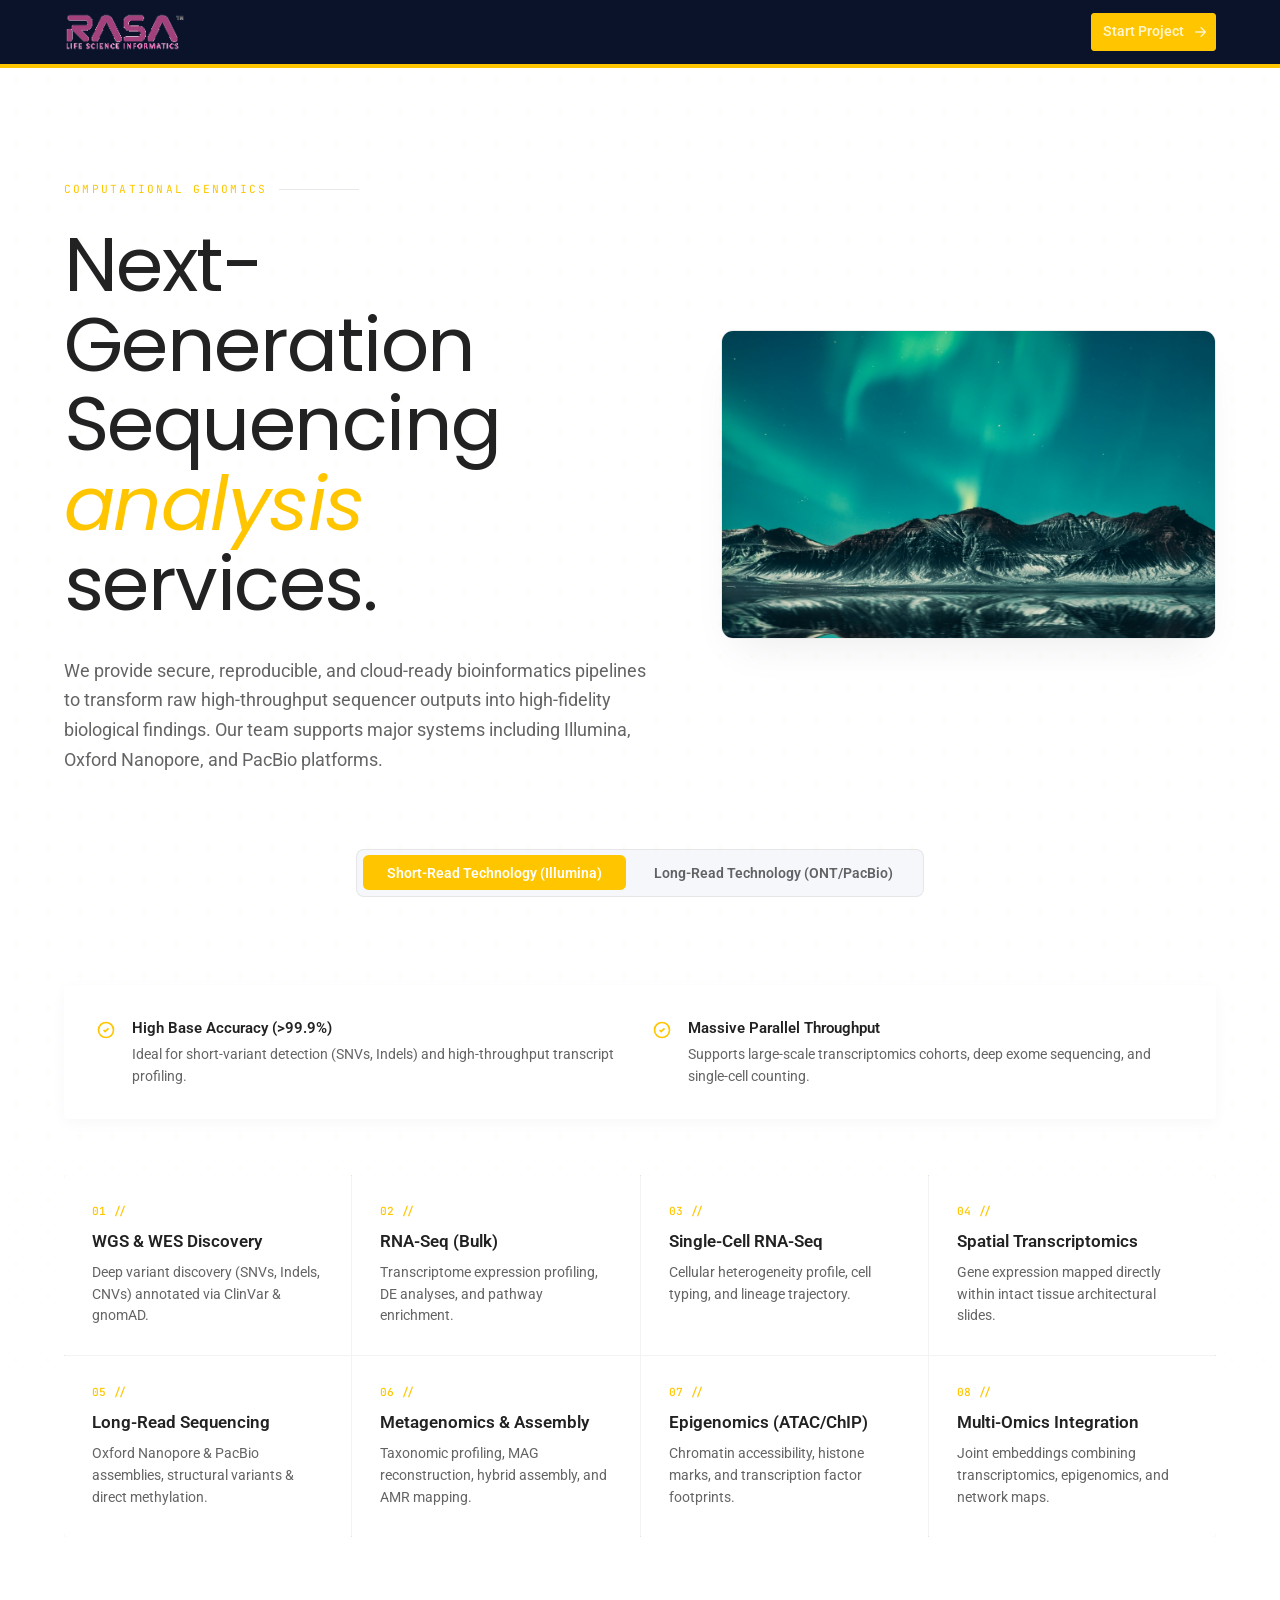
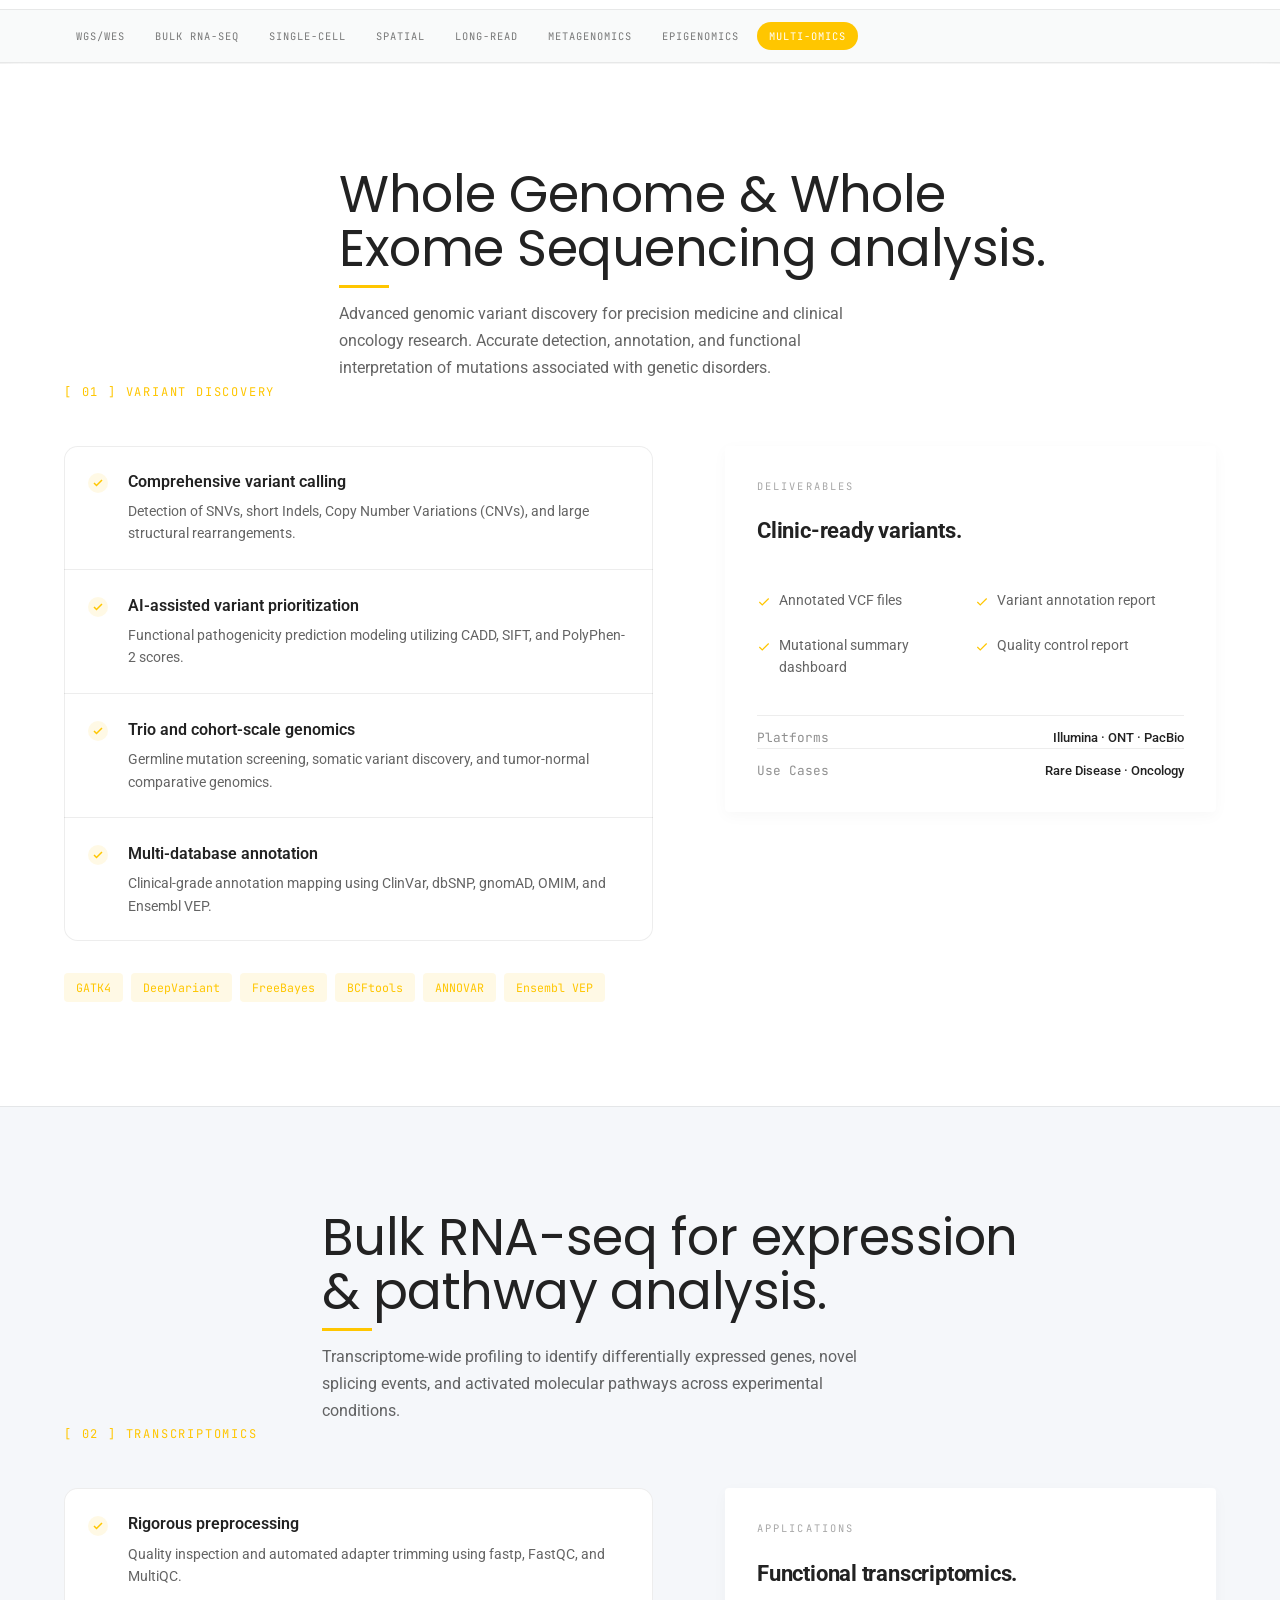
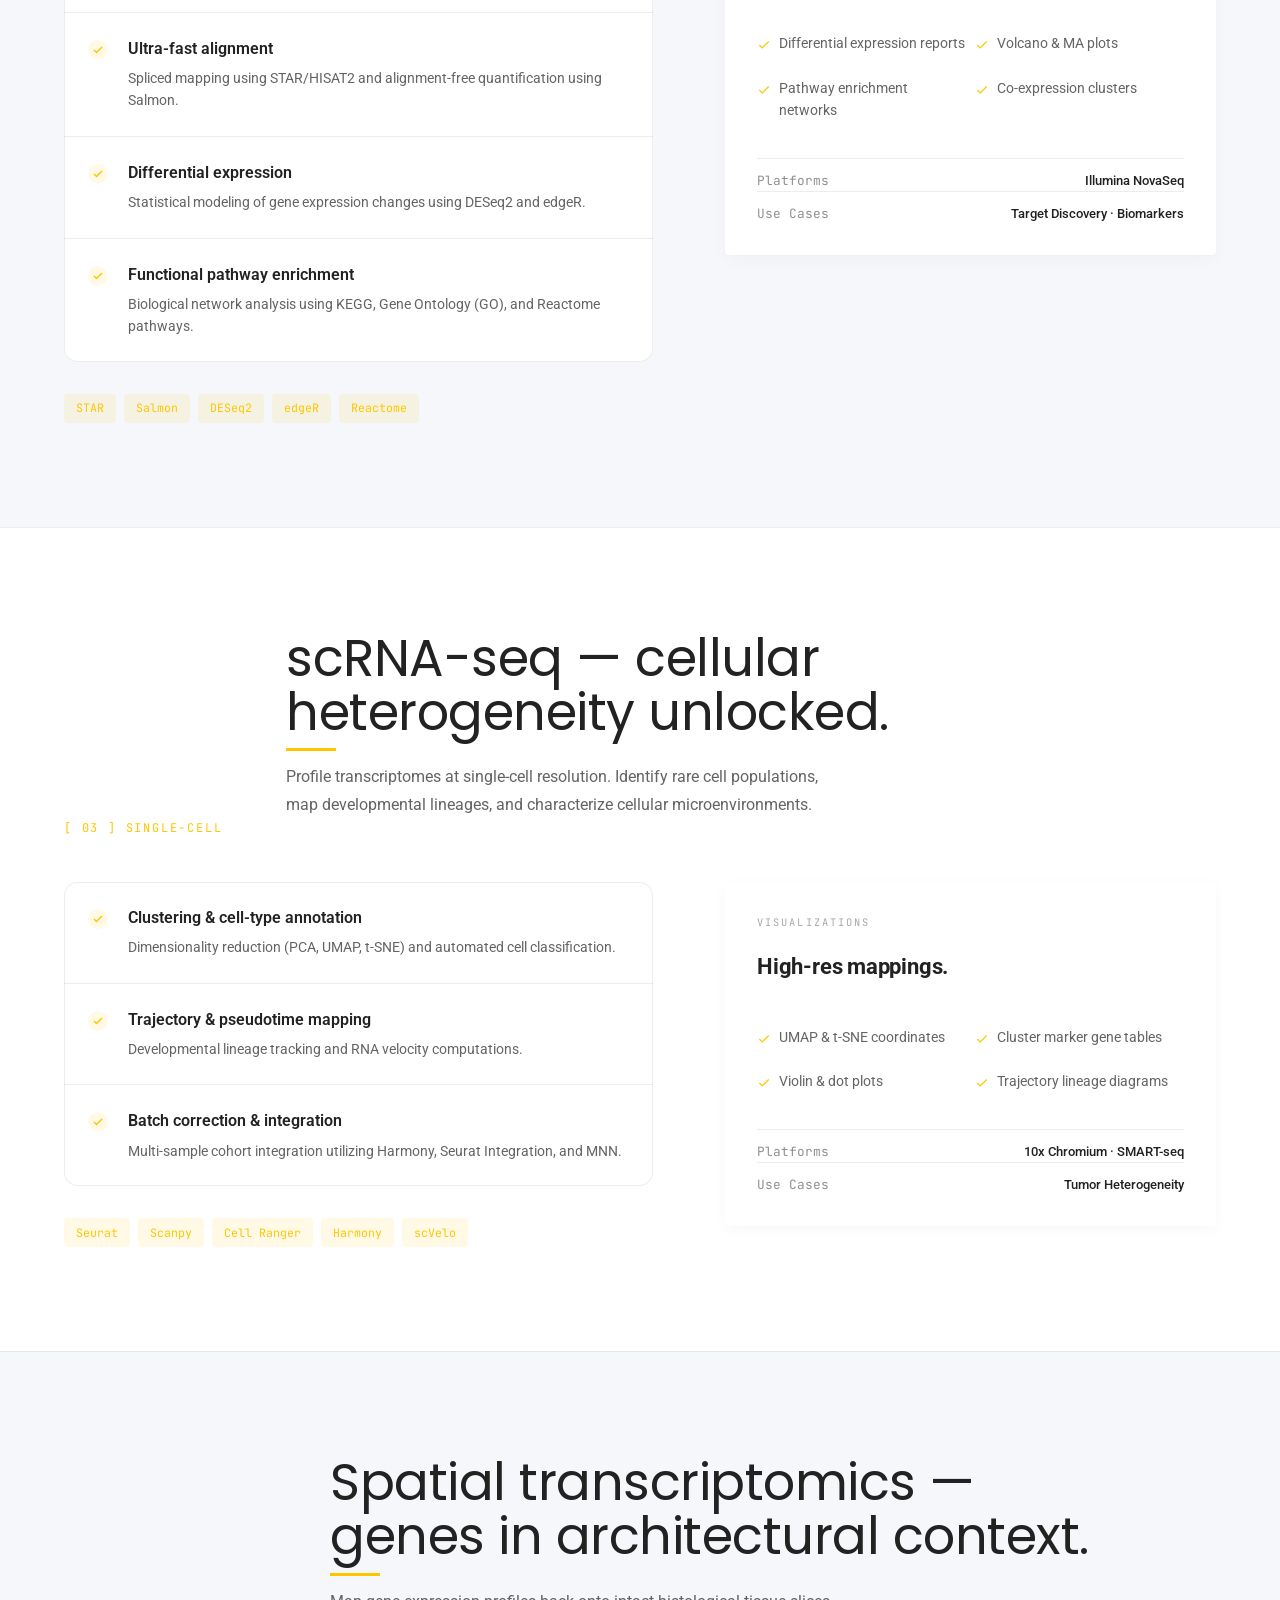
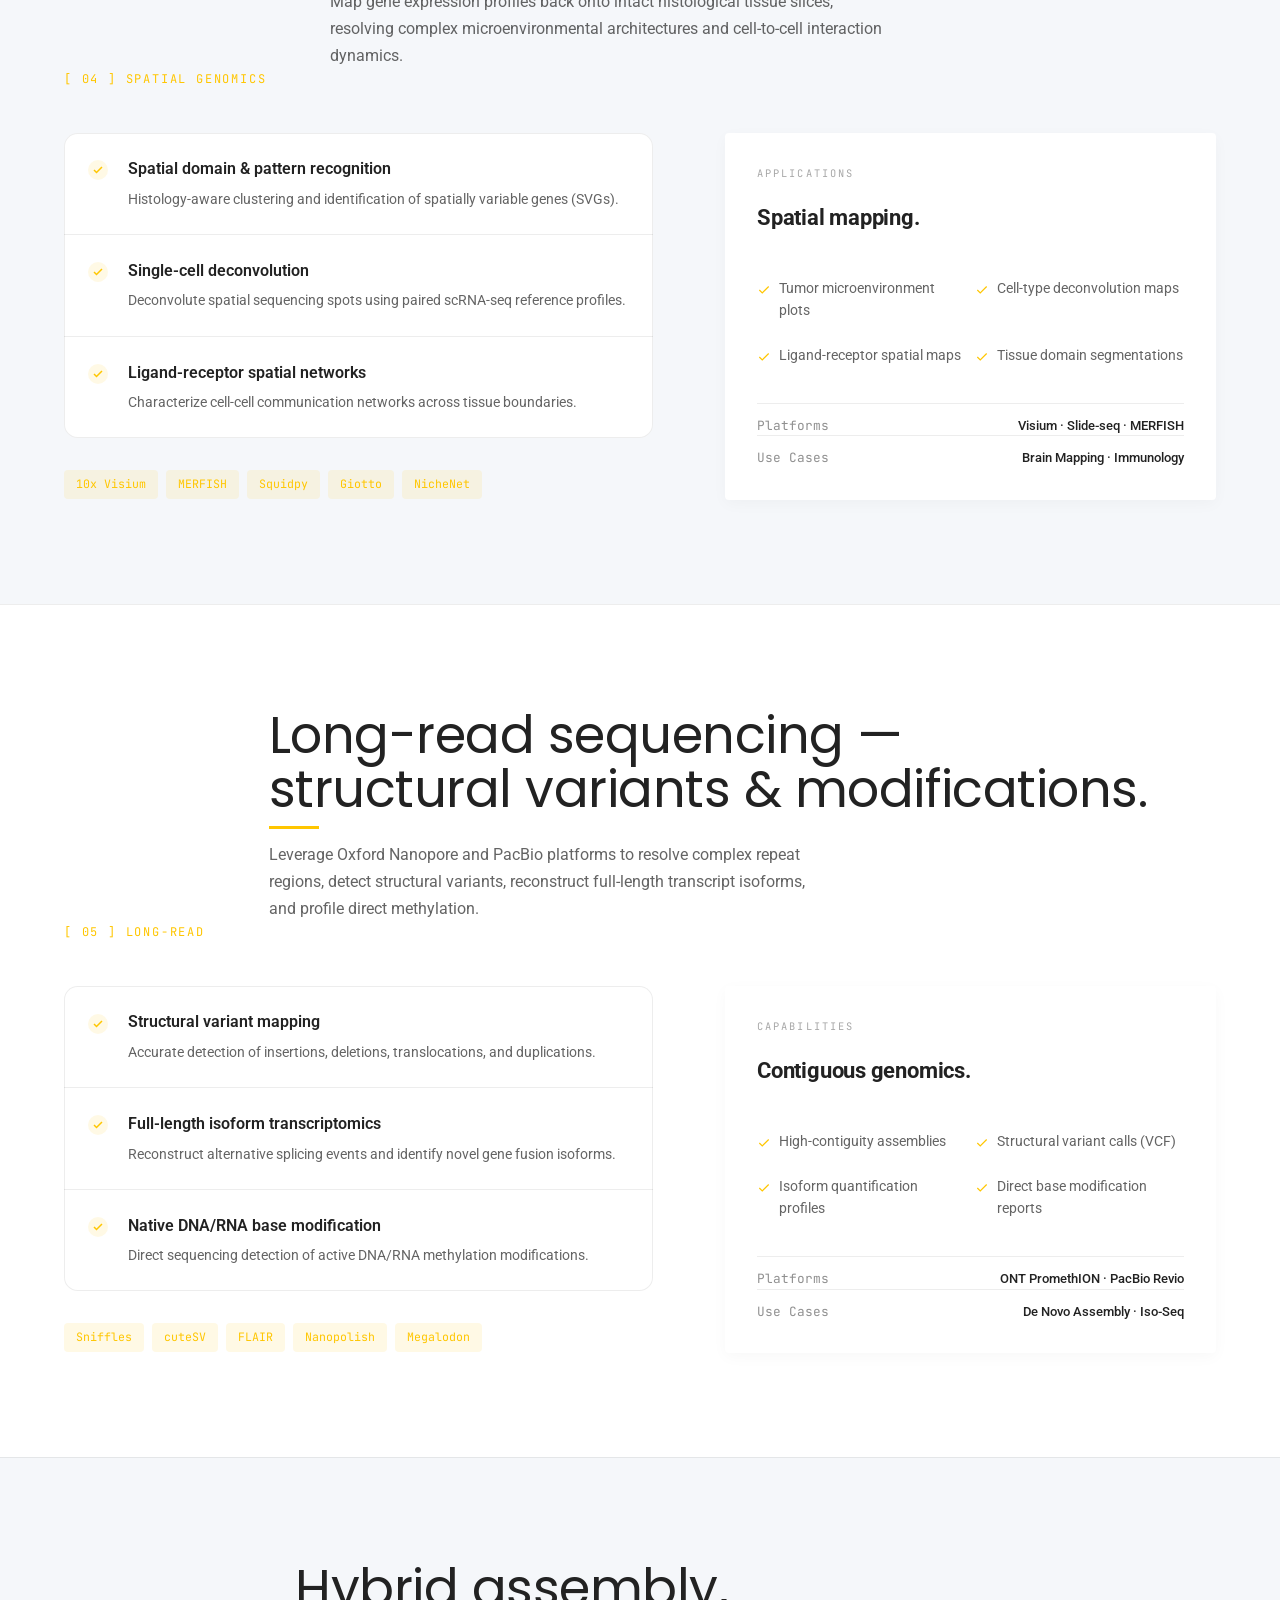
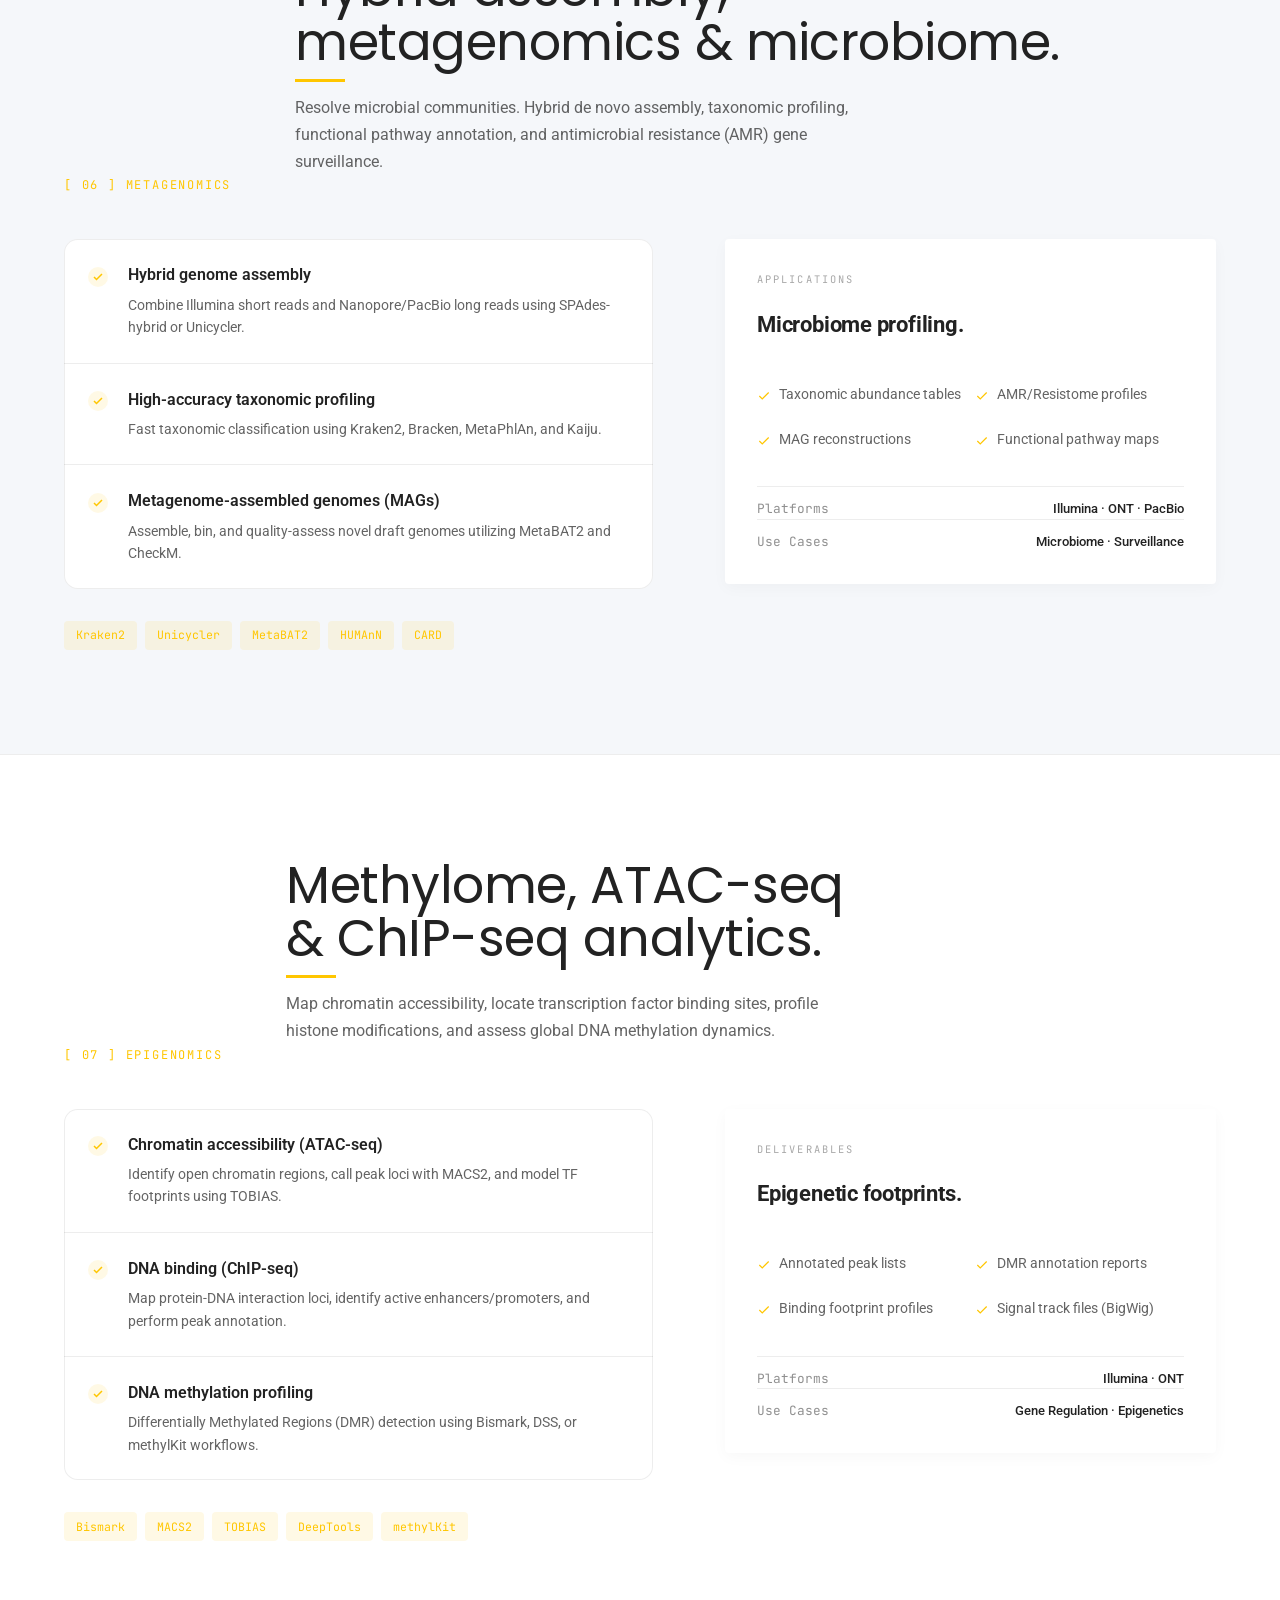
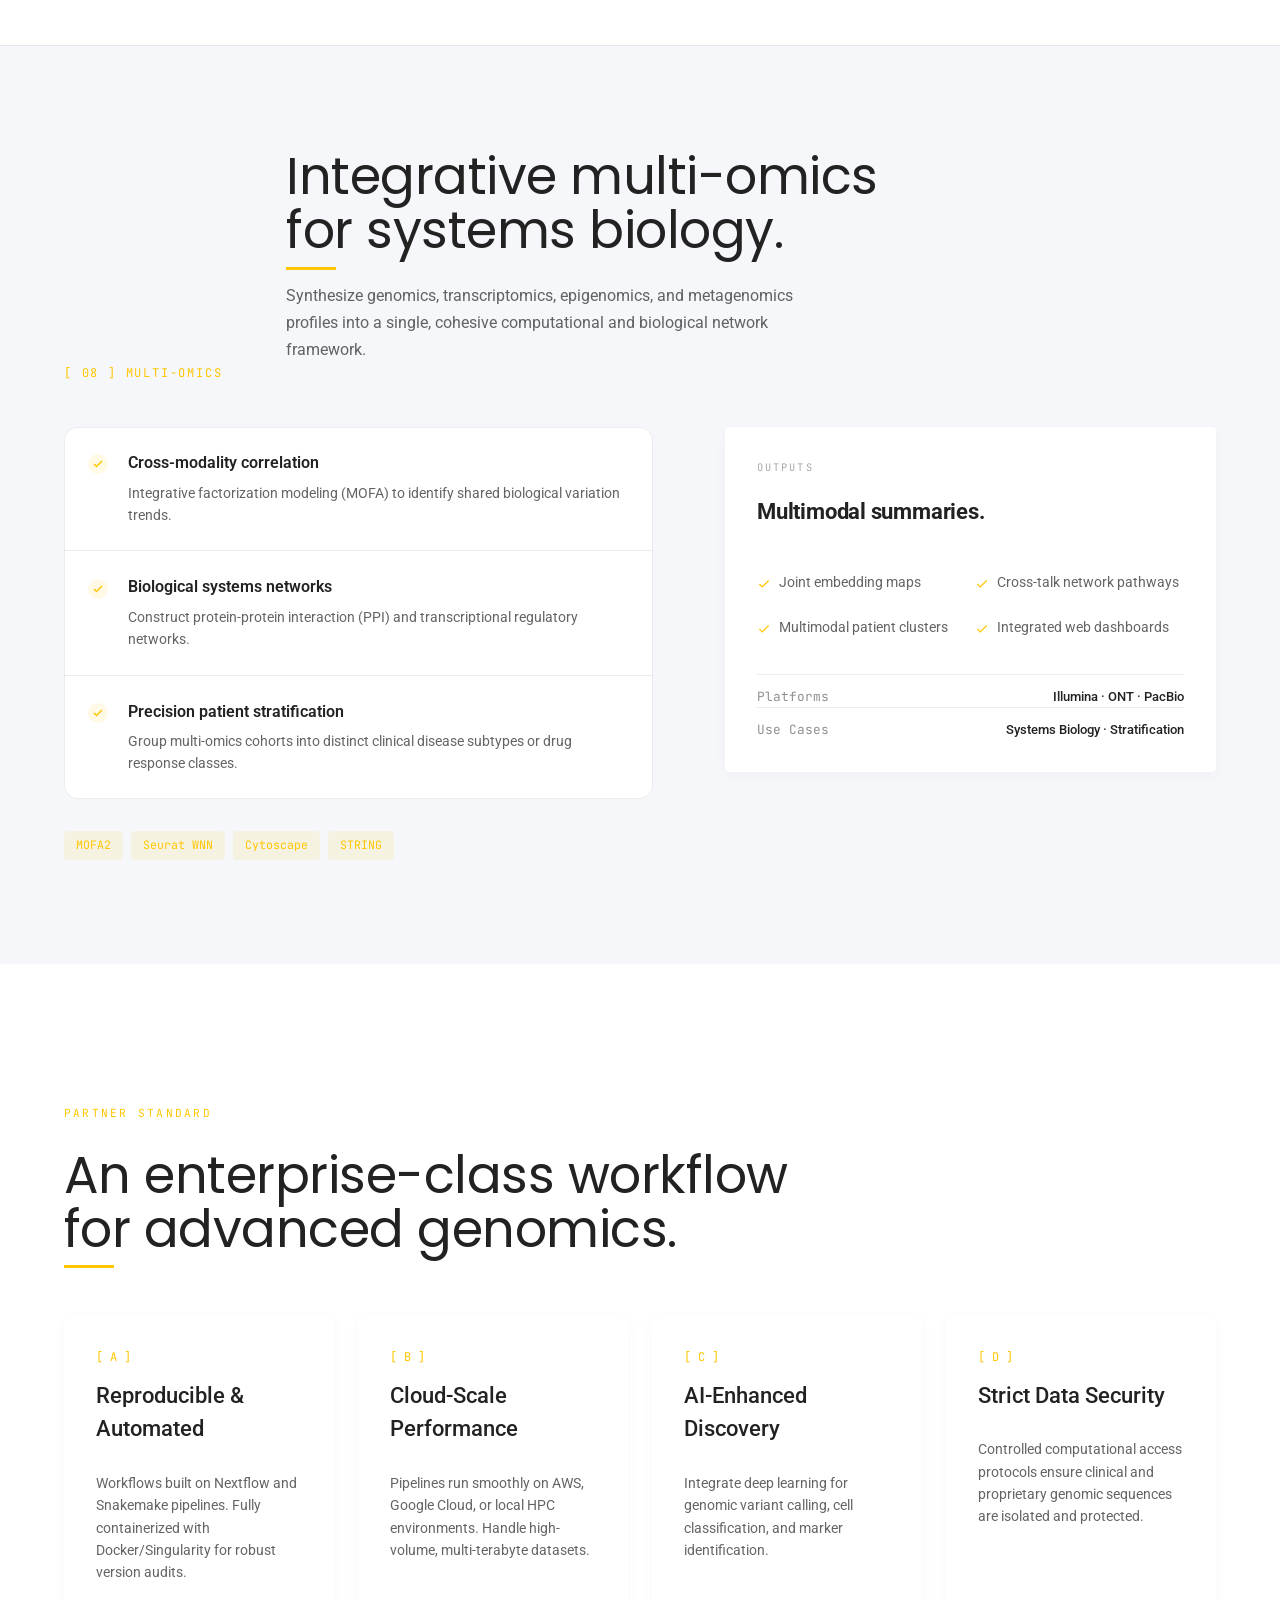
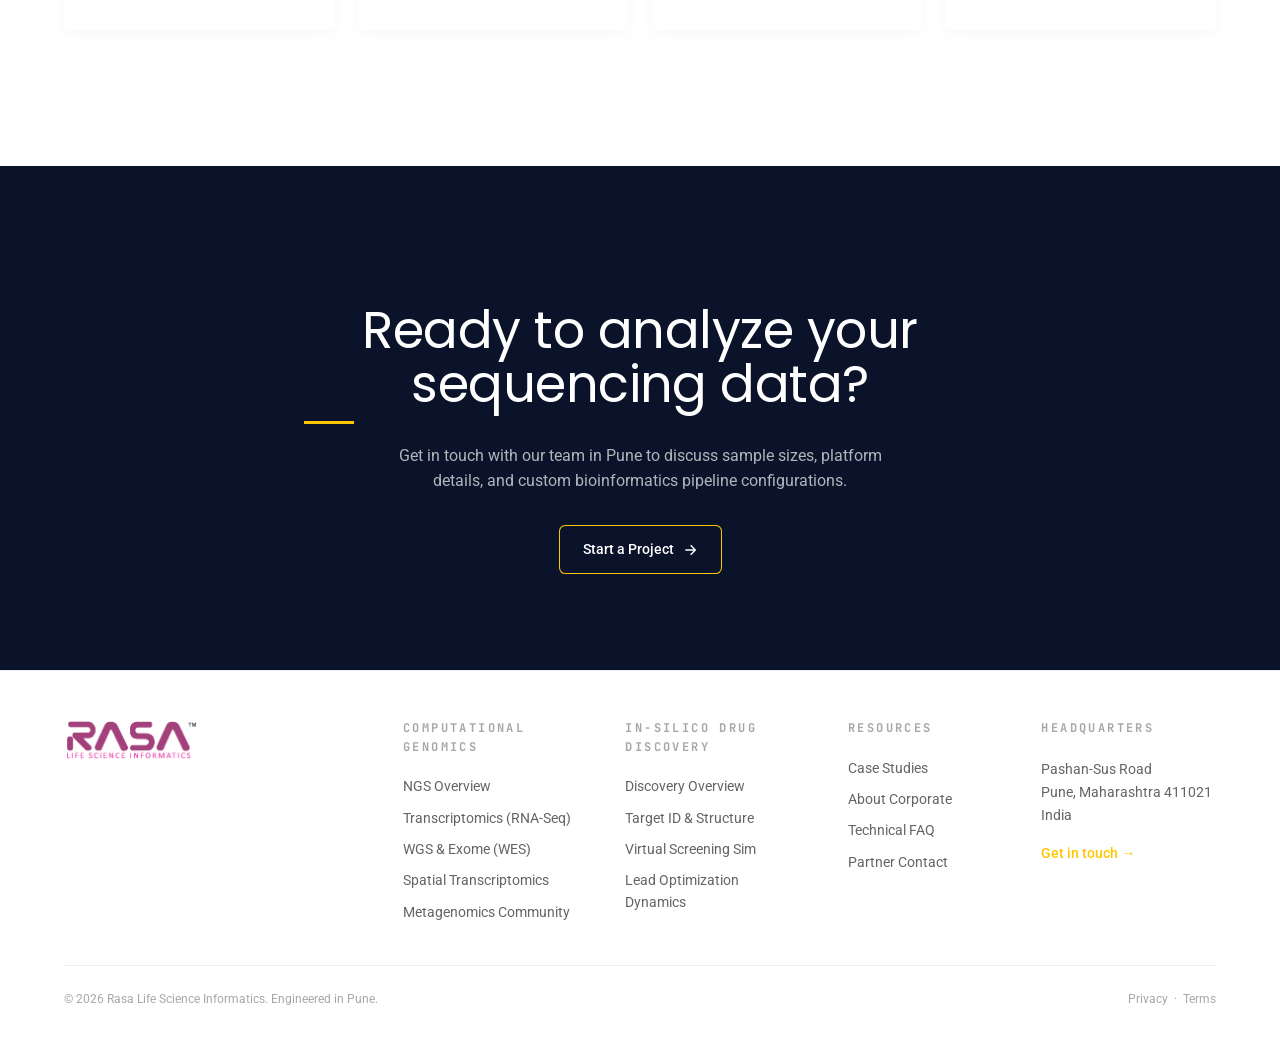
<file: services-ngs.html>
<!DOCTYPE html>
<html lang="en">
<head>
  <meta charset="UTF-8">
  <meta name="viewport" content="width=device-width, initial-scale=1.0">
  <title>NGS Data Analysis Services India | RASA Life Science Informatics</title>
  <meta name="description" content="Professional NGS data analysis services in India including RNA-seq, scRNA-seq, WGS/WES, metagenomics, and spatial transcriptomics for research & clinical R&D.">
  <link rel="icon" type="image/svg+xml" href="favicon.svg">
  <link rel="preconnect" href="https://fonts.googleapis.com">
  <link rel="preconnect" href="https://fonts.gstatic.com" crossorigin>
  <link href="https://fonts.googleapis.com/css2?family=Instrument+Serif:ital@0;1&family=Inter:wght@300;400;500;600;700&family=JetBrains+Mono:wght@400;500&display=swap" rel="stylesheet">
  <link rel="stylesheet" href="theme.css">
</head>
<body class="rasa">
  
  <!--
================================================================
  RASA LSI — NGS DATA ANALYSIS SERVICES
  WordPress Custom HTML block. Self-contained.
  Design system: "Academic Precision" — cream + ink + forest leaf
================================================================
-->







<!-- =============== HEADER =============== -->
<header class="rasa rasa-header">
  <div class="rasa-header__inner">
    <div class="rasa-header__group">
      <a href="index.html" class="rasa-brand"><img src="logo.png" alt="RASA LSI Logo" style="height: 38px; width: auto; display: block; object-fit: contain; margin: 0;"></a>
                              <nav class="rasa-nav" aria-label="Primary Nav">
        <div class="rasa-nav__item">
          <a href="services-ngs.html">NGS Analysis <span class="rasa-nav__arrow">▼</span></a>
          <div class="rasa-nav__dropdown">
            <a href="services-ngs.html">Overview</a>
            <a href="services-ngs-transcriptomics.html">Transcriptomics (RNA-Seq)</a>
            <a href="services-ngs-wgs-wes.html">WGS &amp; Exome (WES)</a>
            <a href="services-ngs-spatial.html">Spatial Transcriptomics</a>
            <a href="services-ngs-metagenomics.html">Metagenomics</a>
          </div>
        </div>
        <div class="rasa-nav__item">
          <a href="services-drug-discovery.html">Drug Discovery <span class="rasa-nav__arrow">▼</span></a>
          <div class="rasa-nav__dropdown">
            <a href="services-drug-discovery.html">Overview</a>
            <a href="services-dd-target-id.html">Target ID &amp; Structure</a>
            <a href="services-dd-virtual-screening.html">Virtual Screening</a>
            <a href="services-dd-lead-optimization.html">Lead Optimization</a>
          </div>
        </div>
        <div class="rasa-nav__item"><a href="case-studies.html">Case Studies</a></div>
        <div class="rasa-nav__item"><a href="about.html">About</a></div>
        <div class="rasa-nav__item"><a href="faq.html">FAQ</a></div>
      </nav>
    </div>
    <div class="rasa-header__actions" style="display: flex; align-items: center; gap: 1rem;">
      
      <a href="contact.html" class="rasa-cta-btn">
        Start Project
        <svg viewBox="0 0 24 24" fill="none" stroke="currentColor" stroke-width="2" aria-hidden="true"><path d="M5 12h14M13 5l7 7-7 7"/></svg>
      </a>
    </div>
  </div>
</header>

<!-- =============== MAIN =============== -->
<main class="rasa rasa-page">

  <!-- PAGE HERO -->
  <section class="rasa-pagehero">
    <div class="rasa-grid-bg" aria-hidden="true"></div>
    <div class="container">
      <div class="rasa-pagehero__grid">
        <div class="rasa-pagehero__copy">
          <div class="rasa-reveal">
            <span class="rasa-eyebrow">Computational Genomics<span class="rasa-eyebrow__rule"></span></span>
          </div>
          <h1 class="rasa-pagehero__h rasa-reveal" data-delay="1">
            Next-Generation Sequencing <span class="serif italic leaf">analysis</span> services.
          </h1>
          <p class="rasa-pagehero__lede rasa-reveal" data-delay="2">
            We provide secure, reproducible, and cloud-ready bioinformatics pipelines to transform raw high-throughput sequencer outputs into high-fidelity biological findings. Our team supports major systems including Illumina, Oxford Nanopore, and PacBio platforms.
          </p>
        </div>
        <div class="rasa-reveal zoom-parent rasa-pagehero__art" data-delay="2">
          <img src="images/dna_sequencing_flow.png" alt="Next-Gen Sequencing Flow">
        </div>
      </div>

      <!-- Interactive Technology Comparison -->
      <div class="rasa-reveal" data-delay="2" style="margin-top: 3.5rem; text-align: center;">
        <div class="rasa-tabs-nav" role="tablist">
          <button class="rasa-tab-btn is-active" id="tab-short" role="tab" aria-selected="true" aria-controls="panel-short">Short-Read Technology (Illumina)</button>
          <button class="rasa-tab-btn" id="tab-long" role="tab" aria-selected="false" aria-controls="panel-long">Long-Read Technology (ONT/PacBio)</button>
        </div>

        <div class="rasa-tech-panel is-active" id="panel-short" role="tabpanel" aria-labelledby="tab-short">
          <div class="rasa-tech-grid">
            <div class="rasa-tech-feature">
              <svg viewBox="0 0 24 24"><path d="M9 12l2 2 4-4m6 2a9 9 0 11-18 0 9 9 0 0118 0z"/></svg>
              <div>
                <div class="rasa-tech-feature__title">High Base Accuracy (>99.9%)</div>
                <div class="rasa-tech-feature__desc">Ideal for short-variant detection (SNVs, Indels) and high-throughput transcript profiling.</div>
              </div>
            </div>
            <div class="rasa-tech-feature">
              <svg viewBox="0 0 24 24"><path d="M9 12l2 2 4-4m6 2a9 9 0 11-18 0 9 9 0 0118 0z"/></svg>
              <div>
                <div class="rasa-tech-feature__title">Massive Parallel Throughput</div>
                <div class="rasa-tech-feature__desc">Supports large-scale transcriptomics cohorts, deep exome sequencing, and single-cell counting.</div>
              </div>
            </div>
          </div>
        </div>

        <div class="rasa-tech-panel" id="panel-long" role="tabpanel" aria-labelledby="tab-long">
          <div class="rasa-tech-grid">
            <div class="rasa-tech-feature">
              <svg viewBox="0 0 24 24"><path d="M9 12l2 2 4-4m6 2a9 9 0 11-18 0 9 9 0 0118 0z"/></svg>
              <div>
                <div class="rasa-tech-feature__title">Structural Variant Resolution</div>
                <div class="rasa-tech-feature__desc">Spans repetitive areas, resolving complex insertions, deletions, duplications, and translocations.</div>
              </div>
            </div>
            <div class="rasa-tech-feature">
              <svg viewBox="0 0 24 24"><path d="M9 12l2 2 4-4m6 2a9 9 0 11-18 0 9 9 0 0118 0z"/></svg>
              <div>
                <div class="rasa-tech-feature__title">Direct Methylation Detection</div>
                <div class="rasa-tech-feature__desc">Detects 5mC, 5hmC, and 6mA modifications directly on native DNA/RNA without bisulfite conversion.</div>
              </div>
            </div>
          </div>
        </div>
      </div>

      <!-- Modalities Overview Grid -->
      <div class="rasa-modalities rasa-reveal" data-delay="2">
        <a href="services-ngs-wgs-wes.html" class="rasa-modality">
          <span class="rasa-modality__idx">01 //</span>
          <span class="rasa-modality__h">WGS &amp; WES Discovery</span>
          <span class="rasa-modality__b">Deep variant discovery (SNVs, Indels, CNVs) annotated via ClinVar &amp; gnomAD.</span>
        </a>
        <a href="services-ngs-transcriptomics.html#rnaseq" class="rasa-modality">
          <span class="rasa-modality__idx">02 //</span>
          <span class="rasa-modality__h">RNA-Seq (Bulk)</span>
          <span class="rasa-modality__b">Transcriptome expression profiling, DE analyses, and pathway enrichment.</span>
        </a>
        <a href="services-ngs-transcriptomics.html#scrnaseq" class="rasa-modality">
          <span class="rasa-modality__idx">03 //</span>
          <span class="rasa-modality__h">Single-Cell RNA-Seq</span>
          <span class="rasa-modality__b">Cellular heterogeneity profile, cell typing, and lineage trajectory.</span>
        </a>
        <a href="services-ngs-spatial.html" class="rasa-modality">
          <span class="rasa-modality__idx">04 //</span>
          <span class="rasa-modality__h">Spatial Transcriptomics</span>
          <span class="rasa-modality__b">Gene expression mapped directly within intact tissue architectural slides.</span>
        </a>
        <a href="services-ngs.html#longread" class="rasa-modality">
          <span class="rasa-modality__idx">05 //</span>
          <span class="rasa-modality__h">Long-Read Sequencing</span>
          <span class="rasa-modality__b">Oxford Nanopore &amp; PacBio assemblies, structural variants &amp; direct methylation.</span>
        </a>
        <a href="services-ngs-metagenomics.html" class="rasa-modality">
          <span class="rasa-modality__idx">06 //</span>
          <span class="rasa-modality__h">Metagenomics &amp; Assembly</span>
          <span class="rasa-modality__b">Taxonomic profiling, MAG reconstruction, hybrid assembly, and AMR mapping.</span>
        </a>
        <a href="services-ngs.html#epi" class="rasa-modality">
          <span class="rasa-modality__idx">07 //</span>
          <span class="rasa-modality__h">Epigenomics (ATAC/ChIP)</span>
          <span class="rasa-modality__b">Chromatin accessibility, histone marks, and transcription factor footprints.</span>
        </a>
        <a href="services-ngs.html#multiomics" class="rasa-modality">
          <span class="rasa-modality__idx">08 //</span>
          <span class="rasa-modality__h">Multi-Omics Integration</span>
          <span class="rasa-modality__b">Joint embeddings combining transcriptomics, epigenomics, and network maps.</span>
        </a>
      </div>
    </div>
  </section>

  <!-- STICKY ANCHOR NAV -->
  <nav class="rasa-anchor-nav" aria-label="Sections navigation">
    <div class="container rasa-anchor-nav__inner">
      <a href="#wgs-wes" class="is-active">WGS/WES</a>
      <a href="#rnaseq">Bulk RNA-Seq</a>
      <a href="#scrnaseq">Single-Cell</a>
      <a href="#spatial">Spatial</a>
      <a href="#longread">Long-Read</a>
      <a href="#meta">Metagenomics</a>
      <a href="#epi">Epigenomics</a>
      <a href="#multiomics">Multi-Omics</a>
    </div>
  </nav>

  <!-- ======= DEEP SECTION 01: WGS/WES ======= -->
  <section class="rasa-deep rasa-reveal" id="wgs-wes">
    <div class="container">
      <div class="rasa-deep__head">
        <span class="rasa-deep__index">[ 01 ] Variant Discovery</span>
        <div>
          <h2 class="rasa-h2 rasa-deep__h">Whole Genome &amp; Whole Exome Sequencing analysis.</h2>
          <p class="rasa-deep__lede">
            Advanced genomic variant discovery for precision medicine and clinical oncology research.
            Accurate detection, annotation, and functional interpretation of mutations associated with genetic disorders.
          </p>
        </div>
      </div>
      <div class="rasa-deep__body">
        <div>
          <div class="rasa-feat-list">
            <div class="rasa-feat">
              <span class="rasa-feat__chk"><svg viewBox="0 0 24 24"><polyline points="20 6 9 17 4 12"/></svg></span>
              <div>
                <div class="rasa-feat__t">Comprehensive variant calling</div>
                <div class="rasa-feat__b">Detection of SNVs, short Indels, Copy Number Variations (CNVs), and large structural rearrangements.</div>
              </div>
            </div>
            <div class="rasa-feat">
              <span class="rasa-feat__chk"><svg viewBox="0 0 24 24"><polyline points="20 6 9 17 4 12"/></svg></span>
              <div>
                <div class="rasa-feat__t">AI-assisted variant prioritization</div>
                <div class="rasa-feat__b">Functional pathogenicity prediction modeling utilizing CADD, SIFT, and PolyPhen-2 scores.</div>
              </div>
            </div>
            <div class="rasa-feat">
              <span class="rasa-feat__chk"><svg viewBox="0 0 24 24"><polyline points="20 6 9 17 4 12"/></svg></span>
              <div>
                <div class="rasa-feat__t">Trio and cohort-scale genomics</div>
                <div class="rasa-feat__b">Germline mutation screening, somatic variant discovery, and tumor-normal comparative genomics.</div>
              </div>
            </div>
            <div class="rasa-feat">
              <span class="rasa-feat__chk"><svg viewBox="0 0 24 24"><polyline points="20 6 9 17 4 12"/></svg></span>
              <div>
                <div class="rasa-feat__t">Multi-database annotation</div>
                <div class="rasa-feat__b">Clinical-grade annotation mapping using ClinVar, dbSNP, gnomAD, OMIM, and Ensembl VEP.</div>
              </div>
            </div>
          </div>

          <div class="rasa-tool-cloud">
            <span class="rasa-tool">GATK4<span class="rasa-tooltip">Genome Analysis Toolkit - standard variant discovery pipeline.</span></span>
            <span class="rasa-tool">DeepVariant<span class="rasa-tooltip">NVIDIA deep learning variant caller.</span></span>
            <span class="rasa-tool">FreeBayes<span class="rasa-tooltip">Haplotype-based variant detector.</span></span>
            <span class="rasa-tool">BCFtools<span class="rasa-tooltip">VCF/BCF file processing utility.</span></span>
            <span class="rasa-tool">ANNOVAR<span class="rasa-tooltip">Functional annotation tool for genomic variants.</span></span>
            <span class="rasa-tool">Ensembl VEP<span class="rasa-tooltip">Variant Effect Predictor by Ensembl.</span></span>
          </div>
        </div>

        <aside class="rasa-side">
          <span class="rasa-side__lbl">Deliverables</span>
          <h3 class="rasa-side__h">Clinic-ready variants.</h3>
          <div class="rasa-deliv">
            <div class="rasa-deliv__item"><svg viewBox="0 0 24 24"><polyline points="20 6 9 17 4 12"/></svg>Annotated VCF files</div>
            <div class="rasa-deliv__item"><svg viewBox="0 0 24 24"><polyline points="20 6 9 17 4 12"/></svg>Variant annotation report</div>
            <div class="rasa-deliv__item"><svg viewBox="0 0 24 24"><polyline points="20 6 9 17 4 12"/></svg>Mutational summary dashboard</div>
            <div class="rasa-deliv__item"><svg viewBox="0 0 24 24"><polyline points="20 6 9 17 4 12"/></svg>Quality control report</div>
          </div>
          <div style="margin-top: 0.5rem;">
            <div class="rasa-side__row"><span>Platforms</span><span>Illumina · ONT · PacBio</span></div>
            <div class="rasa-side__row"><span>Use Cases</span><span>Rare Disease · Oncology</span></div>
          </div>
        </aside>
      </div>
    </div>
  </section>

  <!-- ======= DEEP SECTION 02: BULK RNA-SEQ ======= -->
  <section class="rasa-deep rasa-reveal" id="rnaseq" style="background:var(--surface);">
    <div class="container">
      <div class="rasa-deep__head">
        <span class="rasa-deep__index">[ 02 ] Transcriptomics</span>
        <div>
          <h2 class="rasa-h2 rasa-deep__h">Bulk RNA-seq for expression &amp; pathway analysis.</h2>
          <p class="rasa-deep__lede">
            Transcriptome-wide profiling to identify differentially expressed genes, novel splicing events, and activated molecular pathways across experimental conditions.
          </p>
        </div>
      </div>
      <div class="rasa-deep__body">
        <div>
          <div class="rasa-feat-list">
            <div class="rasa-feat">
              <span class="rasa-feat__chk"><svg viewBox="0 0 24 24"><polyline points="20 6 9 17 4 12"/></svg></span>
              <div>
                <div class="rasa-feat__t">Rigorous preprocessing</div>
                <div class="rasa-feat__b">Quality inspection and automated adapter trimming using fastp, FastQC, and MultiQC.</div>
              </div>
            </div>
            <div class="rasa-feat">
              <span class="rasa-feat__chk"><svg viewBox="0 0 24 24"><polyline points="20 6 9 17 4 12"/></svg></span>
              <div>
                <div class="rasa-feat__t">Ultra-fast alignment</div>
                <div class="rasa-feat__b">Spliced mapping using STAR/HISAT2 and alignment-free quantification using Salmon.</div>
              </div>
            </div>
            <div class="rasa-feat">
              <span class="rasa-feat__chk"><svg viewBox="0 0 24 24"><polyline points="20 6 9 17 4 12"/></svg></span>
              <div>
                <div class="rasa-feat__t">Differential expression</div>
                <div class="rasa-feat__b">Statistical modeling of gene expression changes using DESeq2 and edgeR.</div>
              </div>
            </div>
            <div class="rasa-feat">
              <span class="rasa-feat__chk"><svg viewBox="0 0 24 24"><polyline points="20 6 9 17 4 12"/></svg></span>
              <div>
                <div class="rasa-feat__t">Functional pathway enrichment</div>
                <div class="rasa-feat__b">Biological network analysis using KEGG, Gene Ontology (GO), and Reactome pathways.</div>
              </div>
            </div>
          </div>

          <div class="rasa-tool-cloud">
            <span class="rasa-tool">STAR<span class="rasa-tooltip">Highly accurate spliced aligner for RNA-seq reads.</span></span>
            <span class="rasa-tool">Salmon<span class="rasa-tooltip">Transcript-level quantification tool.</span></span>
            <span class="rasa-tool">DESeq2<span class="rasa-tooltip">Statistical method for differential gene expression analysis.</span></span>
            <span class="rasa-tool">edgeR<span class="rasa-tooltip">Empirical analysis of digital gene expression in R.</span></span>
            <span class="rasa-tool">Reactome<span class="rasa-tooltip">Curated biological pathway database.</span></span>
          </div>
        </div>

        <aside class="rasa-side">
          <span class="rasa-side__lbl">Applications</span>
          <h3 class="rasa-side__h">Functional transcriptomics.</h3>
          <div class="rasa-deliv">
            <div class="rasa-deliv__item"><svg viewBox="0 0 24 24"><polyline points="20 6 9 17 4 12"/></svg>Differential expression reports</div>
            <div class="rasa-deliv__item"><svg viewBox="0 0 24 24"><polyline points="20 6 9 17 4 12"/></svg>Volcano &amp; MA plots</div>
            <div class="rasa-deliv__item"><svg viewBox="0 0 24 24"><polyline points="20 6 9 17 4 12"/></svg>Pathway enrichment networks</div>
            <div class="rasa-deliv__item"><svg viewBox="0 0 24 24"><polyline points="20 6 9 17 4 12"/></svg>Co-expression clusters</div>
          </div>
          <div style="margin-top: 0.5rem;">
            <div class="rasa-side__row"><span>Platforms</span><span>Illumina NovaSeq</span></div>
            <div class="rasa-side__row"><span>Use Cases</span><span>Target Discovery · Biomarkers</span></div>
          </div>
        </aside>
      </div>
    </div>
  </section>

  <!-- ======= DEEP SECTION 03: scRNA-SEQ ======= -->
  <section class="rasa-deep rasa-reveal" id="scrnaseq">
    <div class="container">
      <div class="rasa-deep__head">
        <span class="rasa-deep__index">[ 03 ] Single-Cell</span>
        <div>
          <h2 class="rasa-h2 rasa-deep__h">scRNA-seq — cellular heterogeneity unlocked.</h2>
          <p class="rasa-deep__lede">
            Profile transcriptomes at single-cell resolution. Identify rare cell populations, map developmental lineages, and characterize cellular microenvironments.
          </p>
        </div>
      </div>
      <div class="rasa-deep__body">
        <div>
          <div class="rasa-feat-list">
            <div class="rasa-feat">
              <span class="rasa-feat__chk"><svg viewBox="0 0 24 24"><polyline points="20 6 9 17 4 12"/></svg></span>
              <div>
                <div class="rasa-feat__t">Clustering &amp; cell-type annotation</div>
                <div class="rasa-feat__b">Dimensionality reduction (PCA, UMAP, t-SNE) and automated cell classification.</div>
              </div>
            </div>
            <div class="rasa-feat">
              <span class="rasa-feat__chk"><svg viewBox="0 0 24 24"><polyline points="20 6 9 17 4 12"/></svg></span>
              <div>
                <div class="rasa-feat__t">Trajectory &amp; pseudotime mapping</div>
                <div class="rasa-feat__b">Developmental lineage tracking and RNA velocity computations.</div>
              </div>
            </div>
            <div class="rasa-feat">
              <span class="rasa-feat__chk"><svg viewBox="0 0 24 24"><polyline points="20 6 9 17 4 12"/></svg></span>
              <div>
                <div class="rasa-feat__t">Batch correction &amp; integration</div>
                <div class="rasa-feat__b">Multi-sample cohort integration utilizing Harmony, Seurat Integration, and MNN.</div>
              </div>
            </div>
          </div>

          <div class="rasa-tool-cloud">
            <span class="rasa-tool">Seurat<span class="rasa-tooltip">R toolkit for single-cell genomics.</span></span>
            <span class="rasa-tool">Scanpy<span class="rasa-tooltip">Python-based single-cell analysis suite.</span></span>
            <span class="rasa-tool">Cell Ranger<span class="rasa-tooltip">10x Genomics raw processing pipeline.</span></span>
            <span class="rasa-tool">Harmony<span class="rasa-tooltip">Fast, robust batch effect correction algorithm.</span></span>
            <span class="rasa-tool">scVelo<span class="rasa-tooltip">RNA velocity analysis tool.</span></span>
          </div>
        </div>

        <aside class="rasa-side">
          <span class="rasa-side__lbl">Visualizations</span>
          <h3 class="rasa-side__h">High-res mappings.</h3>
          <div class="rasa-deliv">
            <div class="rasa-deliv__item"><svg viewBox="0 0 24 24"><polyline points="20 6 9 17 4 12"/></svg>UMAP &amp; t-SNE coordinates</div>
            <div class="rasa-deliv__item"><svg viewBox="0 0 24 24"><polyline points="20 6 9 17 4 12"/></svg>Cluster marker gene tables</div>
            <div class="rasa-deliv__item"><svg viewBox="0 0 24 24"><polyline points="20 6 9 17 4 12"/></svg>Violin &amp; dot plots</div>
            <div class="rasa-deliv__item"><svg viewBox="0 0 24 24"><polyline points="20 6 9 17 4 12"/></svg>Trajectory lineage diagrams</div>
          </div>
          <div style="margin-top: 0.5rem;">
            <div class="rasa-side__row"><span>Platforms</span><span>10x Chromium · SMART-seq</span></div>
            <div class="rasa-side__row"><span>Use Cases</span><span>Tumor Heterogeneity</span></div>
          </div>
        </aside>
      </div>
    </div>
  </section>

  <!-- ======= DEEP SECTION 04: SPATIAL ======= -->
  <section class="rasa-deep rasa-reveal" id="spatial" style="background:var(--surface);">
    <div class="container">
      <div class="rasa-deep__head">
        <span class="rasa-deep__index">[ 04 ] Spatial Genomics</span>
        <div>
          <h2 class="rasa-h2 rasa-deep__h">Spatial transcriptomics — genes in architectural context.</h2>
          <p class="rasa-deep__lede">
            Map gene expression profiles back onto intact histological tissue slices, resolving complex microenvironmental architectures and cell-to-cell interaction dynamics.
          </p>
        </div>
      </div>
      <div class="rasa-deep__body">
        <div>
          <div class="rasa-feat-list">
            <div class="rasa-feat">
              <span class="rasa-feat__chk"><svg viewBox="0 0 24 24"><polyline points="20 6 9 17 4 12"/></svg></span>
              <div>
                <div class="rasa-feat__t">Spatial domain &amp; pattern recognition</div>
                <div class="rasa-feat__b">Histology-aware clustering and identification of spatially variable genes (SVGs).</div>
              </div>
            </div>
            <div class="rasa-feat">
              <span class="rasa-feat__chk"><svg viewBox="0 0 24 24"><polyline points="20 6 9 17 4 12"/></svg></span>
              <div>
                <div class="rasa-feat__t">Single-cell deconvolution</div>
                <div class="rasa-feat__b">Deconvolute spatial sequencing spots using paired scRNA-seq reference profiles.</div>
              </div>
            </div>
            <div class="rasa-feat">
              <span class="rasa-feat__chk"><svg viewBox="0 0 24 24"><polyline points="20 6 9 17 4 12"/></svg></span>
              <div>
                <div class="rasa-feat__t">Ligand-receptor spatial networks</div>
                <div class="rasa-feat__b">Characterize cell-cell communication networks across tissue boundaries.</div>
              </div>
            </div>
          </div>

          <div class="rasa-tool-cloud">
            <span class="rasa-tool">10x Visium<span class="rasa-tooltip">Spatial profiling technology with histology overlay.</span></span>
            <span class="rasa-tool">MERFISH<span class="rasa-tooltip">Multiplexed error-robust fluorescence in situ hybridization.</span></span>
            <span class="rasa-tool">Squidpy<span class="rasa-tooltip">Spatial analysis toolkit in Python.</span></span>
            <span class="rasa-tool">Giotto<span class="rasa-tooltip">Comprehensive spatial analysis pipeline.</span></span>
            <span class="rasa-tool">NicheNet<span class="rasa-tooltip">Predicts intercellular communication from target genes.</span></span>
          </div>
        </div>

        <aside class="rasa-side">
          <span class="rasa-side__lbl">Applications</span>
          <h3 class="rasa-side__h">Spatial mapping.</h3>
          <div class="rasa-deliv">
            <div class="rasa-deliv__item"><svg viewBox="0 0 24 24"><polyline points="20 6 9 17 4 12"/></svg>Tumor microenvironment plots</div>
            <div class="rasa-deliv__item"><svg viewBox="0 0 24 24"><polyline points="20 6 9 17 4 12"/></svg>Cell-type deconvolution maps</div>
            <div class="rasa-deliv__item"><svg viewBox="0 0 24 24"><polyline points="20 6 9 17 4 12"/></svg>Ligand-receptor spatial maps</div>
            <div class="rasa-deliv__item"><svg viewBox="0 0 24 24"><polyline points="20 6 9 17 4 12"/></svg>Tissue domain segmentations</div>
          </div>
          <div style="margin-top: 0.5rem;">
            <div class="rasa-side__row"><span>Platforms</span><span>Visium · Slide-seq · MERFISH</span></div>
            <div class="rasa-side__row"><span>Use Cases</span><span>Brain Mapping · Immunology</span></div>
          </div>
        </aside>
      </div>
    </div>
  </section>

  <!-- ======= DEEP SECTION 05: LONG-READ ======= -->
  <section class="rasa-deep rasa-reveal" id="longread">
    <div class="container">
      <div class="rasa-deep__head">
        <span class="rasa-deep__index">[ 05 ] Long-Read</span>
        <div>
          <h2 class="rasa-h2 rasa-deep__h">Long-read sequencing — structural variants &amp; modifications.</h2>
          <p class="rasa-deep__lede">
            Leverage Oxford Nanopore and PacBio platforms to resolve complex repeat regions, detect structural variants, reconstruct full-length transcript isoforms, and profile direct methylation.
          </p>
        </div>
      </div>
      <div class="rasa-deep__body">
        <div>
          <div class="rasa-feat-list">
            <div class="rasa-feat">
              <span class="rasa-feat__chk"><svg viewBox="0 0 24 24"><polyline points="20 6 9 17 4 12"/></svg></span>
              <div>
                <div class="rasa-feat__t">Structural variant mapping</div>
                <div class="rasa-feat__b">Accurate detection of insertions, deletions, translocations, and duplications.</div>
              </div>
            </div>
            <div class="rasa-feat">
              <span class="rasa-feat__chk"><svg viewBox="0 0 24 24"><polyline points="20 6 9 17 4 12"/></svg></span>
              <div>
                <div class="rasa-feat__t">Full-length isoform transcriptomics</div>
                <div class="rasa-feat__b">Reconstruct alternative splicing events and identify novel gene fusion isoforms.</div>
              </div>
            </div>
            <div class="rasa-feat">
              <span class="rasa-feat__chk"><svg viewBox="0 0 24 24"><polyline points="20 6 9 17 4 12"/></svg></span>
              <div>
                <div class="rasa-feat__t">Native DNA/RNA base modification</div>
                <div class="rasa-feat__b">Direct sequencing detection of active DNA/RNA methylation modifications.</div>
              </div>
            </div>
          </div>

          <div class="rasa-tool-cloud">
            <span class="rasa-tool">Sniffles<span class="rasa-tooltip">Structural variant caller for long reads.</span></span>
            <span class="rasa-tool">cuteSV<span class="rasa-tooltip">Signature-based structural variant detector.</span></span>
            <span class="rasa-tool">FLAIR<span class="rasa-tooltip">Isoform identification and quantification tool.</span></span>
            <span class="rasa-tool">Nanopolish<span class="rasa-tooltip">Signal-level algorithms for Oxford Nanopore data.</span></span>
            <span class="rasa-tool">Megalodon<span class="rasa-tooltip">Direct methylation caller by Oxford Nanopore.</span></span>
          </div>
        </div>

        <aside class="rasa-side">
          <span class="rasa-side__lbl">Capabilities</span>
          <h3 class="rasa-side__h">Contiguous genomics.</h3>
          <div class="rasa-deliv">
            <div class="rasa-deliv__item"><svg viewBox="0 0 24 24"><polyline points="20 6 9 17 4 12"/></svg>High-contiguity assemblies</div>
            <div class="rasa-deliv__item"><svg viewBox="0 0 24 24"><polyline points="20 6 9 17 4 12"/></svg>Structural variant calls (VCF)</div>
            <div class="rasa-deliv__item"><svg viewBox="0 0 24 24"><polyline points="20 6 9 17 4 12"/></svg>Isoform quantification profiles</div>
            <div class="rasa-deliv__item"><svg viewBox="0 0 24 24"><polyline points="20 6 9 17 4 12"/></svg>Direct base modification reports</div>
          </div>
          <div style="margin-top: 0.5rem;">
            <div class="rasa-side__row"><span>Platforms</span><span>ONT PromethION · PacBio Revio</span></div>
            <div class="rasa-side__row"><span>Use Cases</span><span>De Novo Assembly · Iso-Seq</span></div>
          </div>
        </aside>
      </div>
    </div>
  </section>

  <!-- ======= DEEP SECTION 06: META-OMICS ======= -->
  <section class="rasa-deep rasa-reveal" id="meta" style="background:var(--surface);">
    <div class="container">
      <div class="rasa-deep__head">
        <span class="rasa-deep__index">[ 06 ] Metagenomics</span>
        <div>
          <h2 class="rasa-h2 rasa-deep__h">Hybrid assembly, metagenomics &amp; microbiome.</h2>
          <p class="rasa-deep__lede">
            Resolve microbial communities. Hybrid de novo assembly, taxonomic profiling, functional pathway annotation, and antimicrobial resistance (AMR) gene surveillance.
          </p>
        </div>
      </div>
      <div class="rasa-deep__body">
        <div>
          <div class="rasa-feat-list">
            <div class="rasa-feat">
              <span class="rasa-feat__chk"><svg viewBox="0 0 24 24"><polyline points="20 6 9 17 4 12"/></svg></span>
              <div>
                <div class="rasa-feat__t">Hybrid genome assembly</div>
                <div class="rasa-feat__b">Combine Illumina short reads and Nanopore/PacBio long reads using SPAdes-hybrid or Unicycler.</div>
              </div>
            </div>
            <div class="rasa-feat">
              <span class="rasa-feat__chk"><svg viewBox="0 0 24 24"><polyline points="20 6 9 17 4 12"/></svg></span>
              <div>
                <div class="rasa-feat__t">High-accuracy taxonomic profiling</div>
                <div class="rasa-feat__b">Fast taxonomic classification using Kraken2, Bracken, MetaPhlAn, and Kaiju.</div>
              </div>
            </div>
            <div class="rasa-feat">
              <span class="rasa-feat__chk"><svg viewBox="0 0 24 24"><polyline points="20 6 9 17 4 12"/></svg></span>
              <div>
                <div class="rasa-feat__t">Metagenome-assembled genomes (MAGs)</div>
                <div class="rasa-feat__b">Assemble, bin, and quality-assess novel draft genomes utilizing MetaBAT2 and CheckM.</div>
              </div>
            </div>
          </div>

          <div class="rasa-tool-cloud">
            <span class="rasa-tool">Kraken2<span class="rasa-tooltip">Ultrafast, database-matching taxonomic classifier.</span></span>
            <span class="rasa-tool">Unicycler<span class="rasa-tooltip">Hybrid assembly optimizer for bacterial genomes.</span></span>
            <span class="rasa-tool">MetaBAT2<span class="rasa-tooltip">Metagenome binning tool for reconstruction of MAGs.</span></span>
            <span class="rasa-tool">HUMAnN<span class="rasa-tooltip">Profiles functional pathways in microbial communities.</span></span>
            <span class="rasa-tool">CARD<span class="rasa-tooltip">Comprehensive Antibiotic Resistance Database.</span></span>
          </div>
        </div>

        <aside class="rasa-side">
          <span class="rasa-side__lbl">Applications</span>
          <h3 class="rasa-side__h">Microbiome profiling.</h3>
          <div class="rasa-deliv">
            <div class="rasa-deliv__item"><svg viewBox="0 0 24 24"><polyline points="20 6 9 17 4 12"/></svg>Taxonomic abundance tables</div>
            <div class="rasa-deliv__item"><svg viewBox="0 0 24 24"><polyline points="20 6 9 17 4 12"/></svg>AMR/Resistome profiles</div>
            <div class="rasa-deliv__item"><svg viewBox="0 0 24 24"><polyline points="20 6 9 17 4 12"/></svg>MAG reconstructions</div>
            <div class="rasa-deliv__item"><svg viewBox="0 0 24 24"><polyline points="20 6 9 17 4 12"/></svg>Functional pathway maps</div>
          </div>
          <div style="margin-top: 0.5rem;">
            <div class="rasa-side__row"><span>Platforms</span><span>Illumina · ONT · PacBio</span></div>
            <div class="rasa-side__row"><span>Use Cases</span><span>Microbiome · Surveillance</span></div>
          </div>
        </aside>
      </div>
    </div>
  </section>

  <!-- ======= DEEP SECTION 07: EPIGENOMICS ======= -->
  <section class="rasa-deep rasa-reveal" id="epi">
    <div class="container">
      <div class="rasa-deep__head">
        <span class="rasa-deep__index">[ 07 ] Epigenomics</span>
        <div>
          <h2 class="rasa-h2 rasa-deep__h">Methylome, ATAC-seq &amp; ChIP-seq analytics.</h2>
          <p class="rasa-deep__lede">
            Map chromatin accessibility, locate transcription factor binding sites, profile histone modifications, and assess global DNA methylation dynamics.
          </p>
        </div>
      </div>
      <div class="rasa-deep__body">
        <div>
          <div class="rasa-feat-list">
            <div class="rasa-feat">
              <span class="rasa-feat__chk"><svg viewBox="0 0 24 24"><polyline points="20 6 9 17 4 12"/></svg></span>
              <div>
                <div class="rasa-feat__t">Chromatin accessibility (ATAC-seq)</div>
                <div class="rasa-feat__b">Identify open chromatin regions, call peak loci with MACS2, and model TF footprints using TOBIAS.</div>
              </div>
            </div>
            <div class="rasa-feat">
              <span class="rasa-feat__chk"><svg viewBox="0 0 24 24"><polyline points="20 6 9 17 4 12"/></svg></span>
              <div>
                <div class="rasa-feat__t">DNA binding (ChIP-seq)</div>
                <div class="rasa-feat__b">Map protein-DNA interaction loci, identify active enhancers/promoters, and perform peak annotation.</div>
              </div>
            </div>
            <div class="rasa-feat">
              <span class="rasa-feat__chk"><svg viewBox="0 0 24 24"><polyline points="20 6 9 17 4 12"/></svg></span>
              <div>
                <div class="rasa-feat__t">DNA methylation profiling</div>
                <div class="rasa-feat__b">Differentially Methylated Regions (DMR) detection using Bismark, DSS, or methylKit workflows.</div>
              </div>
            </div>
          </div>

          <div class="rasa-tool-cloud">
            <span class="rasa-tool">Bismark<span class="rasa-tooltip">Bisulfite mapping and methylation calling tool.</span></span>
            <span class="rasa-tool">MACS2<span class="rasa-tooltip">Model-based Analysis of ChIP-Seq peak caller.</span></span>
            <span class="rasa-tool">TOBIAS<span class="rasa-tooltip">Transcription factor footprinting from ATAC-seq.</span></span>
            <span class="rasa-tool">DeepTools<span class="rasa-tooltip">User-friendly tools for deep sequencing data normalization.</span></span>
            <span class="rasa-tool">methylKit<span class="rasa-tooltip">R package for DNA methylation analysis.</span></span>
          </div>
        </div>

        <aside class="rasa-side">
          <span class="rasa-side__lbl">Deliverables</span>
          <h3 class="rasa-side__h">Epigenetic footprints.</h3>
          <div class="rasa-deliv">
            <div class="rasa-deliv__item"><svg viewBox="0 0 24 24"><polyline points="20 6 9 17 4 12"/></svg>Annotated peak lists</div>
            <div class="rasa-deliv__item"><svg viewBox="0 0 24 24"><polyline points="20 6 9 17 4 12"/></svg>DMR annotation reports</div>
            <div class="rasa-deliv__item"><svg viewBox="0 0 24 24"><polyline points="20 6 9 17 4 12"/></svg>Binding footprint profiles</div>
            <div class="rasa-deliv__item"><svg viewBox="0 0 24 24"><polyline points="20 6 9 17 4 12"/></svg>Signal track files (BigWig)</div>
          </div>
          <div style="margin-top: 0.5rem;">
            <div class="rasa-side__row"><span>Platforms</span><span>Illumina · ONT</span></div>
            <div class="rasa-side__row"><span>Use Cases</span><span>Gene Regulation · Epigenetics</span></div>
          </div>
        </aside>
      </div>
    </div>
  </section>

  <!-- ======= DEEP SECTION 08: MULTI-OMICS ======= -->
  <section class="rasa-deep rasa-reveal" id="multiomics" style="background:var(--surface);">
    <div class="container">
      <div class="rasa-deep__head">
        <span class="rasa-deep__index">[ 08 ] Multi-Omics</span>
        <div>
          <h2 class="rasa-h2 rasa-deep__h">Integrative multi-omics for systems biology.</h2>
          <p class="rasa-deep__lede">
            Synthesize genomics, transcriptomics, epigenomics, and metagenomics profiles into a single, cohesive computational and biological network framework.
          </p>
        </div>
      </div>
      <div class="rasa-deep__body">
        <div>
          <div class="rasa-feat-list">
            <div class="rasa-feat">
              <span class="rasa-feat__chk"><svg viewBox="0 0 24 24"><polyline points="20 6 9 17 4 12"/></svg></span>
              <div>
                <div class="rasa-feat__t">Cross-modality correlation</div>
                <div class="rasa-feat__b">Integrative factorization modeling (MOFA) to identify shared biological variation trends.</div>
              </div>
            </div>
            <div class="rasa-feat">
              <span class="rasa-feat__chk"><svg viewBox="0 0 24 24"><polyline points="20 6 9 17 4 12"/></svg></span>
              <div>
                <div class="rasa-feat__t">Biological systems networks</div>
                <div class="rasa-feat__b">Construct protein-protein interaction (PPI) and transcriptional regulatory networks.</div>
              </div>
            </div>
            <div class="rasa-feat">
              <span class="rasa-feat__chk"><svg viewBox="0 0 24 24"><polyline points="20 6 9 17 4 12"/></svg></span>
              <div>
                <div class="rasa-feat__t">Precision patient stratification</div>
                <div class="rasa-feat__b">Group multi-omics cohorts into distinct clinical disease subtypes or drug response classes.</div>
              </div>
            </div>
          </div>

          <div class="rasa-tool-cloud">
            <span class="rasa-tool">MOFA2<span class="rasa-tooltip">Multi-Omics Factor Analysis framework.</span></span>
            <span class="rasa-tool">Seurat WNN<span class="rasa-tooltip">Weighted Nearest Neighbor analysis for multimodal data.</span></span>
            <span class="rasa-tool">Cytoscape<span class="rasa-tooltip">Interactive network visualization program.</span></span>
            <span class="rasa-tool">STRING<span class="rasa-tooltip">Known and predicted protein-protein interactions.</span></span>
          </div>
        </div>

        <aside class="rasa-side">
          <span class="rasa-side__lbl">Outputs</span>
          <h3 class="rasa-side__h">Multimodal summaries.</h3>
          <div class="rasa-deliv">
            <div class="rasa-deliv__item"><svg viewBox="0 0 24 24"><polyline points="20 6 9 17 4 12"/></svg>Joint embedding maps</div>
            <div class="rasa-deliv__item"><svg viewBox="0 0 24 24"><polyline points="20 6 9 17 4 12"/></svg>Cross-talk network pathways</div>
            <div class="rasa-deliv__item"><svg viewBox="0 0 24 24"><polyline points="20 6 9 17 4 12"/></svg>Multimodal patient clusters</div>
            <div class="rasa-deliv__item"><svg viewBox="0 0 24 24"><polyline points="20 6 9 17 4 12"/></svg>Integrated web dashboards</div>
          </div>
          <div style="margin-top: 0.5rem;">
            <div class="rasa-side__row"><span>Platforms</span><span>Illumina · ONT · PacBio</span></div>
            <div class="rasa-side__row"><span>Use Cases</span><span>Systems Biology · Stratification</span></div>
          </div>
        </aside>
      </div>
    </div>
  </section>

  <!-- WHY CHOOSE -->
  <section class="rasa-section rasa-section--lg">
    <div class="container">
      <div class="rasa-reveal">
        <span class="rasa-eyebrow">Partner Standard</span>
      </div>
      <h2 class="rasa-h2 rasa-reveal" data-delay="1" style="margin-top: 1.5rem; max-width: 24ch;">An enterprise-class workflow for advanced genomics.</h2>
      
      <div class="rasa-value-grid rasa-reveal" data-delay="2">
        <div class="rasa-value-card">
          <span class="rasa-value-card__idx">[ A ]</span>
          <h3 class="rasa-value-card__t">Reproducible &amp; Automated</h3>
          <p class="rasa-value-card__b">Workflows built on Nextflow and Snakemake pipelines. Fully containerized with Docker/Singularity for robust version audits.</p>
        </div>
        <div class="rasa-value-card">
          <span class="rasa-value-card__idx">[ B ]</span>
          <h3 class="rasa-value-card__t">Cloud-Scale Performance</h3>
          <p class="rasa-value-card__b">Pipelines run smoothly on AWS, Google Cloud, or local HPC environments. Handle high-volume, multi-terabyte datasets.</p>
        </div>
        <div class="rasa-value-card">
          <span class="rasa-value-card__idx">[ C ]</span>
          <h3 class="rasa-value-card__t">AI-Enhanced Discovery</h3>
          <p class="rasa-value-card__b">Integrate deep learning for genomic variant calling, cell classification, and marker identification.</p>
        </div>
        <div class="rasa-value-card">
          <span class="rasa-value-card__idx">[ D ]</span>
          <h3 class="rasa-value-card__t">Strict Data Security</h3>
          <p class="rasa-value-card__b">Controlled computational access protocols ensure clinical and proprietary genomic sequences are isolated and protected.</p>
        </div>
      </div>
    </div>
  </section>

  <!-- CTA -->
  <section class="rasa-section rasa-section--ink" style="padding:6rem 0; text-align:center;">
    <div class="container" style="max-width:720px;">
      <h2 class="rasa-h2" style="color:var(--cream); margin-bottom:1.25rem; max-width:24ch; margin-left:auto; margin-right:auto;">Ready to analyze your sequencing data?</h2>
      <p style="color:rgba(248,249,250,0.7); max-width:56ch; margin:0 auto 2rem;">
        Get in touch with our team in Pune to discuss sample sizes, platform details, and custom bioinformatics pipeline configurations.
      </p>
      <a href="contact.html" class="rasa-btn rasa-btn--primary">
        Start a Project
        <svg viewBox="0 0 24 24" fill="none" stroke="currentColor" stroke-width="2" aria-hidden="true"><path d="M5 12h14M13 5l7 7-7 7"/></svg>
      </a>
    </div>
  </section>
</main>

<!-- =============== FOOTER =============== -->
<footer class="rasa rasa-footer">
  <div class="container">
    <div class="rasa-footer__grid">
      <div>
        <div class="rasa-footer__brand"><img src="logo.png" alt="RASA LSI Logo" style="height: 42px; width: auto; display: block; object-fit: contain;"></div>
      </div>
      <div>
        <h4>Computational Genomics</h4>
        <a href="services-ngs.html">NGS Overview</a>
        <a href="services-ngs-transcriptomics.html">Transcriptomics (RNA-Seq)</a>
        <a href="services-ngs-wgs-wes.html">WGS &amp; Exome (WES)</a>
        <a href="services-ngs-spatial.html">Spatial Transcriptomics</a>
        <a href="services-ngs-metagenomics.html">Metagenomics Community</a>
      </div>
      <div>
        <h4>In-Silico Drug Discovery</h4>
        <a href="services-drug-discovery.html">Discovery Overview</a>
        <a href="services-dd-target-id.html">Target ID &amp; Structure</a>
        <a href="services-dd-virtual-screening.html">Virtual Screening Sim</a>
        <a href="services-dd-lead-optimization.html">Lead Optimization Dynamics</a>
      </div>
      <div>
        <h4>Resources</h4>
        <a href="case-studies.html">Case Studies</a>
        <a href="about.html">About Corporate</a>
        <a href="faq.html">Technical FAQ</a>
        <a href="contact.html">Partner Contact</a>
      </div>
      <div>
        <h4>Headquarters</h4>
        <p style="font-size: 0.875rem; color: var(--foreground-70); line-height: 1.65; margin: 0 0 1rem;">
          Pashan-Sus Road<br>
          Pune, Maharashtra 411021<br>
          India
        </p>
        <a href="contact.html" style="font-weight: 500; color: var(--leaf);">Get in touch →</a>
      </div>
    </div>
    <div class="rasa-footer__bottom">
      <span>© <span id="rasa-year">2026</span> Rasa Life Science Informatics. Engineered in Pune.</span>
      <span><a href="/privacy">Privacy</a> &nbsp;·&nbsp; <a href="/terms">Terms</a></span>
    </div>
  </div>
</footer>
  <script>

(function () {
  var y = document.getElementById('rasa-year');
  if (y) y.textContent = new Date().getFullYear();

    // Active navigation link detection
  try {
    var path = window.location.pathname;
    var page = path.split('/').pop();
    if (!page || page === '') page = 'index.html';
    document.querySelectorAll('.rasa-nav a').forEach(function (a) {
      a.classList.remove('is-active');
      var href = a.getAttribute('href').split('#')[0].split('/').pop();
      if (href === page) a.classList.add('is-active');
    });
  } catch (e) {}

  // Reveal animations on scroll
  var reveals = document.querySelectorAll('.rasa-reveal');
  var ioReveal = new IntersectionObserver(function (entries) {
    entries.forEach(function (e) {
      if (e.isIntersecting) {
        e.target.classList.add('is-visible');
        ioReveal.unobserve(e.target);
      }
    });
  }, { threshold: 0.1 });
  reveals.forEach(function (el) { ioReveal.observe(el); });

  // Interactive Tech Switcher
  var tabButtons = document.querySelectorAll('.rasa-tab-btn');
  var tabPanels = document.querySelectorAll('.rasa-tech-panel');
  tabButtons.forEach(function (btn) {
    btn.addEventListener('click', function () {
      tabButtons.forEach(function (b) {
        b.classList.remove('is-active');
        b.setAttribute('aria-selected', 'false');
      });
      tabPanels.forEach(function (p) { p.classList.remove('is-active'); });

      btn.classList.add('is-active');
      btn.setAttribute('aria-selected', 'true');
      var controls = btn.getAttribute('aria-controls');
      var targetPanel = document.getElementById(controls);
      if (targetPanel) targetPanel.classList.add('is-active');
    });
  });

  // Sticky sub-nav Intersection Observer active highlighting
  var sections = document.querySelectorAll('.rasa-deep');
  var navLinks = document.querySelectorAll('.rasa-anchor-nav a');

  var ioOptions = {
    root: null,
    rootMargin: '-25% 0px -55% 0px',
    threshold: 0
  };

  var observer = new IntersectionObserver(function (entries) {
    entries.forEach(function (entry) {
      if (entry.isIntersecting) {
        var id = entry.target.getAttribute('id');
        navLinks.forEach(function (link) {
          if (link.getAttribute('href') === '#' + id) {
            link.classList.add('is-active');
          } else {
            link.classList.remove('is-active');
          }
        });
      }
    });
  }, ioOptions);

  sections.forEach(function (section) {
    observer.observe(section);
  });

  // Smooth scroll to sections with offset
  navLinks.forEach(function (link) {
    link.addEventListener('click', function (e) {
      e.preventDefault();
      var id = link.getAttribute('href');
      var target = document.querySelector(id);
      if (target) {
        var headerOffset = 0;
        var topBar = document.querySelector('.rasa-top-bar');
        var header = document.querySelector('.rasa-header');
        var subNav = document.querySelector('.rasa-anchor-nav');
        if (topBar && window.getComputedStyle(topBar).position === 'fixed') {
          headerOffset += topBar.offsetHeight;
        }
        if (header && window.getComputedStyle(header).position === 'fixed') {
          headerOffset += header.offsetHeight;
        }
        if (subNav && (window.getComputedStyle(subNav).position === 'sticky' || window.getComputedStyle(subNav).position === 'fixed')) {
          headerOffset += subNav.offsetHeight;
        }
        if (headerOffset === 0) headerOffset = 120;
        else headerOffset += 8; // buffer

        var elementPosition = target.getBoundingClientRect().top + window.pageYOffset;
        var offsetPosition = elementPosition - headerOffset;

        window.scrollTo({
          top: offsetPosition,
          behavior: "smooth"
        });
      }
    });
  });

})();

  
</script>
</body>
</html>
</file>
<file: theme.css>
@import url('https://fonts.googleapis.com/css2?family=Roboto:wght@300;400;500;700&family=Poppins:ital,wght@0,300..900;1,300..900&family=JetBrains+Mono:wght@400;500&display=swap');


/* ========================================== */

/* Theme: Education WP */

/* ========================================== */


html, body { margin: 0; padding: 0; background: #f8f9fa; scroll-behavior: smooth; }

.rasa-page { min-height: 100vh; }

.rasa,
.rasa *,
.rasa *::before,
.rasa *::after { box-sizing: border-box; }

.rasa {
  /* Brand palette */
  --cream: #ffffff;
  --ink: #0b132a;
  --leaf: #ffc600;
  --leaf-hover: #e0af00;
  --leaf-soft: rgba(255, 198, 0, 0.1);
  --leaf-tint: rgba(255, 198, 0, 0.05);
  --surface: #f5f7fa;
  --foreground: #222222;
  --foreground-70: rgba(34, 34, 34, 0.70);
  --foreground-60: rgba(34, 34, 34, 0.60);
  --foreground-50: rgba(34, 34, 34, 0.50);
  --foreground-40: rgba(34, 34, 34, 0.40);
  --foreground-10: rgba(34, 34, 34, 0.10);
  --foreground-05: rgba(34, 34, 34, 0.05);
  --background: var(--cream);
  --border: rgba(0, 0, 0, 0.07);
  --radius: 0.25rem;

  font-family: 'Roboto', sans-serif;
  color: var(--foreground);
  background: var(--background);
  line-height: 1.55;
  -webkit-font-smoothing: antialiased;
  text-rendering: optimizeLegibility;
}

.rasa ::selection { background: rgba(255, 198, 0,0.18); color: var(--ink); }

.rasa a { color: inherit; text-decoration: none; }

.rasa img { max-width: 100%; height: auto; display: block; }

.rasa button { font-family: inherit; cursor: pointer; }

.rasa .container { max-width: 1200px; margin: 0 auto; padding: 0 1.5rem; }

.rasa .serif { font-family: 'Poppins', sans-serif; font-weight: 400; }

.rasa .mono { font-family: 'JetBrains Mono', ui-monospace, monospace; }

.rasa .italic { font-style: italic; }

.rasa .leaf { color: var(--leaf); }

/* Header */
.rasa-header {
  position: fixed; top: 0; left: 0; right: 0; z-index: 100;
  background: rgba(248, 249, 250, 0.85);
  backdrop-filter: saturate(140%) blur(16px);
  -webkit-backdrop-filter: saturate(140%) blur(16px);
  box-shadow: inset 0 -1px 0 rgba(0, 0, 0, 0.05);
}

.rasa-header__inner {
  max-width: 1200px; margin: 0 auto; padding: 0 1.5rem;
  height: 64px; display: flex; align-items: center; justify-content: space-between;
}

.rasa-brand {
  display: inline-flex; align-items: center; gap: 0.5rem;
  font-family: 'Poppins', sans-serif;
  font-size: 1.5rem; letter-spacing: -0.02em; line-height: 1;
}

.rasa-brand__dot { width: 10px; height: 10px; border-radius: 999px; background: var(--leaf); display: inline-block; }

.rasa-brand__leaf { color: var(--leaf); }

.rasa-nav { display: none; gap: 1.5rem; font-size: 0.875rem; font-weight: 500; }

.rasa-nav a { color: var(--foreground-70); transition: color 0.15s; }

.rasa-nav a:hover, .rasa-nav a.is-active { color: var(--foreground); }

.rasa-cta-btn {
  display: inline-flex; align-items: center; gap: 0.5rem;
  background: var(--leaf); color: var(--cream);
  font-size: 0.875rem; font-weight: 500;
  padding: 0.5rem 0.5rem 0.5rem 0.75rem; border-radius: 0.4rem;
  box-shadow: inset 0 0 0 1px rgba(255, 198, 0,0.8);
  transition: background 0.2s, transform 0.2s;
}

.rasa-cta-btn:hover { background: var(--leaf-hover); transform: translateY(-1px); }

.rasa-cta-btn svg { width: 16px; height: 16px; }

@media (min-width: 900px) { .rasa-nav { display: inline-flex; } .rasa-header__inner { gap: 2rem; } .rasa-header__group { display: flex; gap: 2rem; align-items: center; } }

@media (max-width: 899px) { .rasa-header__group { display: flex; gap: 0.5rem; align-items: center; } }

/* Buttons */
.rasa-btn {
  display: inline-flex; align-items: center; gap: 0.5rem;
  font-size: 0.875rem; font-weight: 500;
  padding: 0.75rem 1.25rem; border-radius: 0.4rem;
  border: none; transition: filter 0.2s, background 0.2s, color 0.2s, box-shadow 0.2s, transform 0.2s;
}

.rasa-btn--primary { background: var(--leaf); color: var(--cream); box-shadow: inset 0 0 0 1px var(--leaf); }

.rasa-btn--primary:hover { background: var(--leaf-hover); transform: translateY(-1px); }

.rasa-btn--ghost { background: transparent; color: var(--foreground-70); box-shadow: inset 0 0 0 1px var(--foreground-10); }

.rasa-btn--ghost:hover { color: var(--foreground); box-shadow: inset 0 0 0 1px rgba(0,0,0,0.25); background: rgba(0,0,0,0.02); }

.rasa-btn svg { width: 16px; height: 16px; }

/* Sections */
.rasa-section { padding: 5.5rem 0; position: relative; }

.rasa-section--lg { padding: 8.5rem 0; }

.rasa-section--muted { background: var(--surface); }

.rasa-section--ink { background: var(--ink); color: var(--cream); }

.rasa-section--ink .rasa-eyebrow { color: var(--leaf); }

.rasa-section--ink .rasa-muted-text { color: rgba(248,249,250,0.7); }

/* Eyebrow label */
.rasa-eyebrow {
  display: inline-flex; align-items: center; gap: 0.75rem;
  font-family: 'JetBrains Mono', monospace;
  font-size: 0.7rem; text-transform: uppercase;
  letter-spacing: 0.2em; color: var(--leaf);
}

.rasa-eyebrow__rule { display: inline-block; width: 80px; height: 1px; background: rgba(34, 34, 34,0.10); }

.rasa-section--ink .rasa-eyebrow__rule { background: rgba(248,249,250,0.15); }

.rasa-eyebrow__pulse {
  display: inline-block; width: 8px; height: 8px; border-radius: 999px; background: var(--leaf);
  animation: rasaPulse 2.5s ease-in-out infinite;
}

@keyframes rasaPulse { 0%,100% { opacity: 1; transform: scale(1); } 50% { opacity: 0.5; transform: scale(1.3); } }

/* Headings */
.rasa-h1 { font-family: 'Poppins', sans-serif; font-weight: 400; font-size: clamp(2.75rem, 6.5vw, 5.75rem); line-height: 0.95; letter-spacing: -0.02em; text-wrap: balance; }

.rasa-h2 { font-family: 'Poppins', sans-serif; font-weight: 400; font-size: clamp(2.25rem, 4.5vw, 3.5rem); line-height: 1.05; letter-spacing: -0.01em; text-wrap: balance; }

.rasa-h3 { font-family: 'Poppins', sans-serif; font-weight: 400; font-size: 1.6rem; line-height: 1.25; }

.rasa-lede { font-size: 1.125rem; color: var(--foreground-70); line-height: 1.65; max-width: 64ch; text-wrap: pretty; }

/* Grid backdrop */
.rasa-grid-bg {
  position: absolute; inset: 0; z-index: 0; pointer-events: none;
  background-image: radial-gradient(circle, rgba(255, 198, 0,0.15) 1px, transparent 1px);
  background-size: 32px 32px; opacity: 0.65;
  mask-image: linear-gradient(to bottom, black 0%, black 70%, transparent 100%);
  -webkit-mask-image: linear-gradient(to bottom, black 0%, black 70%, transparent 100%);
}

.rasa-section > .container { position: relative; z-index: 1; }

/* Reveal Animations */
.rasa-reveal {
  opacity: 0;
  transform: translateY(24px);
  transition: opacity 0.85s cubic-bezier(0.16, 1, 0.3, 1), transform 0.85s cubic-bezier(0.16, 1, 0.3, 1);
}

.rasa-reveal.is-visible {
  opacity: 1;
  transform: translateY(0);
}

.rasa-reveal[data-delay="1"] { transition-delay: 0.1s; }

.rasa-reveal[data-delay="2"] { transition-delay: 0.2s; }

.rasa-reveal[data-delay="3"] { transition-delay: 0.3s; }

.rasa-reveal[data-delay="4"] { transition-delay: 0.4s; }

/* Hero */
.rasa-hero { padding: 10.5rem 0 6rem; position: relative; overflow: hidden; }

.rasa-hero__grid { display: grid; grid-template-columns: 1fr; gap: 4rem; align-items: center; }

@media (min-width: 1000px) { .rasa-hero__grid { grid-template-columns: 1.2fr 1fr; gap: 4rem; } }

.rasa-hero__copy { display: flex; flex-direction: column; gap: 2rem; }

.rasa-hero__art {
  position: relative; aspect-ratio: 1/1; max-width: 480px; width: 100%; margin: 0 auto;
  border-radius: 50%; display: flex; align-items: center; justify-content: center;
}

.rasa-hero__art::before {
  content: ""; position: absolute; inset: 0rem; background: rgba(255, 198, 0, 0.05); filter: blur(50px); border-radius: 50%; z-index: 0;
}

/* Dynamic Interactive SVG Network Canvas */
.rasa-network-canvas {
  position: relative; z-index: 1; width: 100%; height: 100%;
  border-radius: 50%; background: radial-gradient(circle, rgba(255, 255, 255, 0.95) 0%, rgba(248, 249, 250, 0.6) 100%);
  border: 1px solid rgba(255, 198, 0, 0.1);
  box-shadow: inset 0 0 40px rgba(255, 198, 0, 0.04), 0 20px 50px -25px rgba(255, 198, 0, 0.15);
  cursor: grab;
}

.rasa-network-canvas:active { cursor: grabbing; }

/* Metrics band */
.rasa-metrics { display: grid; gap: 2.5rem; grid-template-columns: repeat(2, 1fr); }

@media (min-width: 900px) { .rasa-metrics { grid-template-columns: repeat(4, 1fr); } }

.rasa-metric__idx { font-family: 'JetBrains Mono', monospace; font-size: 0.75rem; color: var(--leaf); margin-bottom: 0.25rem; }

.rasa-metric__value { font-family: 'Poppins', sans-serif; font-size: 3rem; line-height: 1; color: var(--cream); font-variant-numeric: tabular-nums; }

.rasa-metric__label { display: block; margin-top: 0.5rem; font-size: 0.75rem; text-transform: uppercase; letter-spacing: 0.15em; color: rgba(248,249,250,0.6); }

/* Interactive Tabs Section */
.rasa-tabs-nav {
  display: inline-flex; background: var(--surface); padding: 0.35rem; border-radius: 0.5rem;
  border: 1px solid var(--border); position: relative; gap: 0.25rem; margin-bottom: 3.5rem;
}

.rasa-tab-btn {
  background: none; border: none; padding: 0.6rem 1.5rem; font-size: 0.85rem; font-weight: 600;
  color: var(--foreground-70); border-radius: 0.35rem; transition: color 0.25s, background 0.25s;
  font-family: inherit; z-index: 2; position: relative;
}

.rasa-tab-btn.is-active { color: var(--cream); background: var(--leaf); }

.rasa-tab-panel {
  display: none; animation: rasaFadeIn 0.5s ease forwards;
}

.rasa-tab-panel.is-active { display: block; }

@keyframes rasaFadeIn { from { opacity: 0; transform: translateY(10px); } to { opacity: 1; transform: translateY(0); } }

.rasa-services-grid { display: grid; gap: 1.5rem; grid-template-columns: 1fr; }

@media (min-width: 700px) { .rasa-services-grid { grid-template-columns: repeat(2, 1fr); } }

@media (min-width: 1000px) { .rasa-services-grid { grid-template-columns: repeat(3, 1fr); } }

.rasa-card {
  display: flex; flex-direction: column; gap: 1.25rem;
  background: var(--cream); padding: 2rem; border-radius: 0.85rem;
  box-shadow: inset 0 0 0 1px var(--border);
  transition: transform 0.25s, box-shadow 0.25s, border-color 0.25s;
  position: relative; overflow: hidden;
}

.rasa-card::before {
  content: ""; position: absolute; inset: 0; background: linear-gradient(135deg, transparent 75%, rgba(255, 198, 0, 0.03));
  pointer-events: none;
}

.rasa-card:hover {
  transform: translateY(-4px);
  box-shadow: inset 0 0 0 1px rgba(255, 198, 0, 0.25), 0 16px 36px -18px rgba(255, 198, 0, 0.18);
}

.rasa-card__icon-wrap {
  width: 44px; height: 44px; border-radius: 0.5rem; background: var(--leaf-soft);
  display: inline-flex; align-items: center; justify-content: center; transition: transform 0.3s;
}

.rasa-card:hover .rasa-card__icon-wrap { transform: scale(1.05) rotate(2deg); }

.rasa-card__icon-wrap svg { width: 20px; height: 20px; stroke: var(--leaf); fill: none; stroke-width: 1.75; }

.rasa-card__title { font-size: 1.35rem; font-weight: 600; margin: 0; letter-spacing: -0.01em; }

.rasa-card__body { font-size: 0.875rem; color: var(--foreground-70); line-height: 1.65; }

.rasa-card__more {
  margin-top: auto;
  font-family: 'JetBrains Mono', monospace;
  font-size: 0.75rem; text-transform: uppercase; letter-spacing: 0.15em;
  color: var(--leaf); display: inline-flex; align-items: center; gap: 0.35rem; font-weight: 500;
}

.rasa-card__more svg { width: 12px; height: 12px; transition: transform 0.2s; }

.rasa-card:hover .rasa-card__more svg { transform: translateX(4px); }

/* Pipeline section */
.rasa-pipe-grid { display: grid; gap: 4rem; grid-template-columns: 1fr; align-items: center; }

@media (min-width: 1000px) { .rasa-pipe-grid { grid-template-columns: 1fr 1.1fr; gap: 5rem; } }

.rasa-pipe-list { display: flex; flex-direction: column; margin-top: 1.5rem; }

.rasa-pipe-row {
  display: flex; gap: 1.5rem; padding: 1.5rem 0; border-top: 1px solid var(--border);
  transition: background 0.25s, padding-left 0.25s; border-radius: 0.35rem;
}

.rasa-pipe-row:hover { background: var(--leaf-tint); padding-left: 0.75rem; }

.rasa-pipe-row__num { font-family: 'JetBrains Mono', monospace; font-size: 0.75rem; color: var(--leaf); padding-top: 0.25rem; min-width: 24px; font-weight: 500; }

.rasa-pipe-row__title { font-size: 1.05rem; font-weight: 600; }

.rasa-pipe-row__body { font-size: 0.875rem; color: var(--foreground-60); margin-top: 0.35rem; line-height: 1.6; }

/* Interactive Tech Tooltips */
.rasa-tooltip-target {
  border-bottom: 1px dashed var(--leaf);
  cursor: help;
  position: relative;
  font-weight: 500;
}

.rasa-tooltip {
  position: absolute; bottom: 125%; left: 50%; transform: translateX(-50%) translateY(8px);
  background: var(--ink); color: var(--cream); font-family: 'Roboto', sans-serif;
  font-size: 0.75rem; line-height: 1.4; padding: 0.5rem 0.75rem; border-radius: 0.35rem;
  width: 200px; text-align: center; pointer-events: none; opacity: 0;
  box-shadow: 0 8px 20px rgba(0,0,0,0.15); transition: opacity 0.2s, transform 0.2s;
  z-index: 100; font-weight: 400; text-transform: none; letter-spacing: normal;
}

.rasa-tooltip::after {
  content: ""; position: absolute; top: 100%; left: 50%; transform: translateX(-50%);
  border-width: 5px; border-style: solid; border-color: var(--ink) transparent transparent transparent;
}

.rasa-tooltip-target:hover .rasa-tooltip {
  opacity: 1; transform: translateX(-50%) translateY(0);
}

/* Platforms strip */
.rasa-platforms { padding: 4rem 0; border-top: 1px solid var(--border); border-bottom: 1px solid var(--border); background: var(--background); }

.rasa-platforms__label { text-align: center; font-family: 'JetBrains Mono', monospace; font-size: 0.65rem; text-transform: uppercase; letter-spacing: 0.3em; color: var(--foreground-40); margin: 0 0 2rem; }

.rasa-platforms__row { display: flex; flex-wrap: wrap; justify-content: space-around; align-items: center; gap: 1.5rem 2rem; opacity: 0.75; }

.rasa-platforms__item { font-family: 'Poppins', sans-serif; font-size: 1.35rem; color: var(--foreground-70); transition: color 0.2s; }

.rasa-platforms__item:hover { color: var(--leaf); }

/* CTA */
.rasa-cta { padding: 8rem 0; text-align: center; position: relative; overflow: hidden; }

.rasa-cta__inner { max-width: 720px; margin: 0 auto; padding: 0 1.5rem; display: flex; flex-direction: column; align-items: center; gap: 1.75rem; }

.rasa-cta__heading { font-family: 'Poppins', sans-serif; font-size: clamp(2.5rem, 5vw, 4rem); line-height: 1.1; max-width: 22ch; }

.rasa-cta__body { color: var(--foreground-70); max-width: 60ch; font-size: 1.05rem; }

/* Footer */
.rasa-footer { background: var(--background); padding: 3rem 0 2rem; border-top: 1px solid var(--border); }

.rasa-footer__grid { display: grid; gap: 3rem; grid-template-columns: 1fr; margin-bottom: 2rem; }

@media (min-width: 700px) { .rasa-footer__grid { grid-template-columns: repeat(2, 1fr); } }

@media (min-width: 1000px) { .rasa-footer__grid { grid-template-columns: 2fr 1fr 1fr; } }

.rasa-footer h4 { font-family: 'JetBrains Mono', monospace; font-size: 0.75rem; text-transform: uppercase; letter-spacing: 0.2em; color: var(--foreground-40); margin: 0 0 1.25rem; }

.rasa-footer a { display: block; font-size: 0.875rem; color: var(--foreground-70); margin-bottom: 0.6rem; transition: color 0.15s; }

.rasa-footer a:hover { color: var(--foreground); }

.rasa-footer__brand { font-family: 'Poppins', sans-serif; font-size: 1.875rem; margin-bottom: 1rem; }

.rasa-footer__desc { font-size: 0.875rem; color: var(--foreground-60); line-height: 1.65; max-width: 48ch; margin-bottom: 1.25rem; }

.rasa-footer__email { font-size: 1.125rem; font-weight: 500; color: var(--foreground); }

.rasa-footer__email:hover { color: var(--leaf); }

.rasa-footer__bottom { padding-top: 1.5rem; border-top: 1px solid var(--border); display: flex; flex-wrap: wrap; gap: 1rem; justify-content: space-between; }

.rasa-footer__bottom span, .rasa-footer__bottom a { font-size: 0.75rem; color: var(--foreground-40); margin: 0; display: inline; }

/* Image Integration & Hover Zoom Effects */
.zoom-parent {
  overflow: hidden;
  position: relative;
}

.zoom-parent img {
  width: 100%;
  height: 100%;
  object-fit: cover;
  transition: transform 0.8s cubic-bezier(0.16, 1, 0.3, 1);
}

.zoom-parent:hover img {
  transform: scale(1.05);
}

/* Shine Sweep Animation */
.zoom-parent::after {
  content: "";
  position: absolute;
  top: 0; left: -150%;
  width: 100%; height: 100%;
  background: linear-gradient(90deg, transparent, rgba(255, 255, 255, 0.15), transparent);
  transform: skewX(-20deg);
  pointer-events: none;
  z-index: 2;
}

.zoom-parent:hover::after {
  left: 150%;
  transition: left 1.2s cubic-bezier(0.16, 1, 0.3, 1);
}

/* Premium Camera Reveal on Page Hero load */
.rasa-pagehero__art img {
  transform: scale(1.1);
  transition: transform 1.8s cubic-bezier(0.16, 1, 0.3, 1) 0.1s;
}

.rasa-pagehero__art.is-visible img {
  transform: scale(1);
}

.rasa-card__img-wrap {
  width: 100%;
  height: 160px;
  overflow: hidden;
  border-radius: 0.5rem;
  margin-bottom: 1.25rem;
  position: relative;
  border: 1px solid rgba(0, 0, 0, 0.05);
}

.rasa-pagehero__grid {
  display: grid;
  grid-template-columns: 1fr;
  gap: 3rem;
  align-items: center;
  margin-bottom: 2rem;
}

@media (min-width: 1000px) {
  .rasa-pagehero__grid {
    grid-template-columns: 1.2fr 1fr;
    gap: 4rem;
  }
}

.rasa-pagehero__art {
  position: relative;
  width: 100%;
  aspect-ratio: 16/10;
  overflow: hidden;
  border-radius: 0.75rem;
  border: 1px solid rgba(0, 0, 0, 0.08);
  box-shadow: 0 20px 40px -15px rgba(0,0,0,0.08);
}

/* Navigation Dropdowns & Links Expansion */
.rasa-nav { display: none; gap: 1.5rem; font-size: 0.875rem; font-weight: 500; align-items: center; }

.rasa-nav__item { position: relative; display: inline-flex; align-items: center; }

.rasa-nav__item > a { color: var(--foreground-70); transition: color 0.15s; text-decoration: none; padding: 0.5rem 0; display: inline-flex; align-items: center; gap: 0.25rem; }

.rasa-nav__item > a:hover, .rasa-nav__item > a.is-active { color: var(--foreground); }

.rasa-nav__arrow { font-size: 0.6rem; opacity: 0.5; transition: transform 0.2s; display: inline-block; }

.rasa-nav__item:hover .rasa-nav__arrow { transform: translateY(1px); }

.rasa-nav__dropdown {
  position: absolute;
  top: 100%; left: 50%;
  transform: translateX(-50%) translateY(10px);
  background: var(--cream);
  border: 1px solid var(--border);
  box-shadow: 0 10px 30px -10px rgba(0,0,0,0.08);
  border-radius: 0.5rem;
  padding: 0.5rem 0;
  min-width: 230px;
  opacity: 0;
  visibility: hidden;
  transition: opacity 0.2s ease, transform 0.2s ease, visibility 0.2s;
  z-index: 100;
  text-align: left;
  margin-top: 0.25rem;
}

.rasa-nav__item:hover .rasa-nav__dropdown {
  opacity: 1;
  visibility: visible;
  transform: translateX(-50%) translateY(0);
}

.rasa-nav__dropdown a {
  display: block !important;
  padding: 0.5rem 1.25rem !important;
  font-size: 0.825rem !important;
  color: var(--foreground-70) !important;
  font-weight: 500 !important;
  text-decoration: none;
  transition: color 0.15s, background-color 0.15s;
  border: none !important;
  margin: 0 !important;
  width: 100%;
  box-sizing: border-box;
}

.rasa-nav__dropdown a:hover {
  color: var(--foreground) !important;
  background-color: var(--foreground-05);
}

.rasa-nav__dropdown a.is-active {
  color: var(--leaf) !important;
  background-color: var(--leaf-tint);
}

@media (min-width: 1000px) {
  .rasa-footer__grid {
    grid-template-columns: 2fr 1.2fr 1.2fr 1fr 1.2fr !important;
  }
}

.rasa {
  /* Brand palette */
  --cream: #ffffff;
  --ink: #0b132a;
  --leaf: #ffc600;
  --leaf-hover: #e0af00;
  --leaf-soft: rgba(255, 198, 0, 0.1);
  --leaf-tint: rgba(255, 198, 0, 0.05);
  --surface: #f5f7fa;
  --foreground: #222222;
  --foreground-70: rgba(34, 34, 34, 0.70);
  --foreground-60: rgba(34, 34, 34, 0.60);
  --foreground-50: rgba(34, 34, 34, 0.50);
  --foreground-40: rgba(34, 34, 34, 0.40);
  --foreground-10: rgba(34, 34, 34, 0.10);
  --foreground-05: rgba(34, 34, 34, 0.05);
  --background: var(--cream);
  --border: rgba(0, 0, 0, 0.07);
  --radius: 0.25rem;

  font-family: 'Roboto', sans-serif;
  color: var(--foreground);
  background: var(--background);
  line-height: 1.55;
  -webkit-font-smoothing: antialiased;
}

.rasa .serif { font-family: 'Poppins', sans-serif; font-weight: 400; }

.rasa .mono { font-family: 'JetBrains Mono', monospace; }

/* Page Hero */
.rasa-pagehero { position: relative; padding: 11rem 0 4.5rem; overflow: hidden; }

.rasa-grid-bg {
  position: absolute; inset: 0; z-index: 0; pointer-events: none;
  background-image: radial-gradient(circle, rgba(255, 198, 0,0.15) 1px, transparent 1px);
  background-size: 32px 32px; opacity: 0.65;
  mask-image: linear-gradient(to bottom, black 0%, black 70%, transparent 100%);
  -webkit-mask-image: linear-gradient(to bottom, black 0%, black 70%, transparent 100%);
}

.rasa-pagehero .container { position: relative; z-index: 1; }

.rasa-pagehero__h { font-family: 'Poppins', sans-serif; font-weight: 400; font-size: clamp(2.75rem, 6vw, 4.75rem); line-height: 1.05; letter-spacing: -0.02em; text-wrap: balance; max-width: 24ch; margin: 1.5rem 0 2rem; }

.rasa-pagehero__lede { font-size: 1.125rem; color: var(--foreground-70); line-height: 1.65; max-width: 68ch; text-wrap: pretty; }

.rasa-reveal[data-delay="1"] { transition-delay: 0.08s; }

.rasa-reveal[data-delay="2"] { transition-delay: 0.16s; }

/* Headings */
.rasa-h2 { font-family: 'Poppins', sans-serif; font-weight: 400; font-size: clamp(2rem, 4vw, 3.25rem); line-height: 1.05; letter-spacing: -0.01em; text-wrap: balance; }

.rasa-h3 { font-family: 'Poppins', sans-serif; font-weight: 400; font-size: 1.6rem; line-height: 1.2; }

.rasa-lede { font-size: 1.05rem; color: var(--foreground-70); line-height: 1.65; max-width: 64ch; text-wrap: pretty; }

/* Modality Grid (8-up overview) */
.rasa-modalities {
  display: grid; gap: 1px; grid-template-columns: 1fr;
  background: rgba(0,0,0,0.08); box-shadow: inset 0 0 0 1px var(--border);
  border-radius: 0.85rem; overflow: hidden; margin-top: 3.5rem;
}

@media (min-width: 700px) { .rasa-modalities { grid-template-columns: repeat(2, 1fr); } }

@media (min-width: 1100px) { .rasa-modalities { grid-template-columns: repeat(4, 1fr); } }

.rasa-modality {
  background: var(--background); padding: 1.75rem; display: flex; flex-direction: column; gap: 0.6rem;
  transition: background 0.25s, transform 0.25s;
}

.rasa-modality:hover { background: var(--leaf-tint); transform: scale(1.01); z-index: 2; }

.rasa-modality__idx { font-family: 'JetBrains Mono', monospace; font-size: 0.7rem; color: var(--leaf); font-weight: 500; }

.rasa-modality__h { font-size: 1.05rem; font-weight: 600; line-height: 1.35; }

.rasa-modality__b { font-size: 0.85rem; color: var(--foreground-70); line-height: 1.6; }

/* Tech Switcher Tabs */
.rasa-tabs-nav {
  display: inline-flex; background: var(--surface); padding: 0.35rem; border-radius: 0.5rem;
  border: 1px solid var(--border); position: relative; gap: 0.25rem;
}

.rasa-tech-panel { display: none; text-align: left; margin-top: 2rem; background: var(--surface); padding: 2rem; border-radius: 0.75rem; box-shadow: inset 0 0 0 1px var(--border); }

.rasa-tech-panel.is-active { display: block; }

.rasa-tech-grid { display: grid; gap: 1.5rem; grid-template-columns: 1fr; }

@media (min-width: 700px) { .rasa-tech-grid { grid-template-columns: 1fr 1fr; } }

.rasa-tech-feature { display: flex; gap: 1rem; }

.rasa-tech-feature svg { width: 20px; height: 20px; stroke: var(--leaf); fill: none; stroke-width: 2; flex-shrink: 0; margin-top: 0.2rem; }

.rasa-tech-feature__title { font-weight: 600; font-size: 0.95rem; }

.rasa-tech-feature__desc { font-size: 0.85rem; color: var(--foreground-70); margin-top: 0.25rem; }

/* Sticky Sub-navigation */
.rasa-anchor-nav {
  padding: 0.75rem 0; border-top: 1px solid var(--border); border-bottom: 1px solid var(--border);
  position: sticky; top: 64px; z-index: 20; backdrop-filter: blur(12px); -webkit-backdrop-filter: blur(12px);
  background: rgba(248, 249, 250, 0.85); transition: box-shadow 0.2s;
}

.rasa-anchor-nav__inner { display: flex; flex-wrap: wrap; gap: 0.35rem; }

.rasa-anchor-nav a {
  font-family: 'JetBrains Mono', monospace; font-size: 0.65rem; text-transform: uppercase;
  letter-spacing: 0.1em; color: var(--foreground-60); padding: 0.4rem 0.75rem;
  border-radius: 999px; transition: background 0.2s, color 0.2s;
}

.rasa-anchor-nav a:hover, .rasa-anchor-nav a.is-active {
  color: var(--cream); background: var(--leaf);
}

/* Deep details section */
.rasa-deep { padding: 6.5rem 0; border-top: 1px solid var(--border); scroll-margin-top: 123px; }

.rasa-deep__head { display: grid; gap: 2rem; grid-template-columns: 1fr; align-items: end; margin-bottom: 3rem; }

@media (min-width: 900px) { .rasa-deep__head { grid-template-columns: auto 1fr; gap: 4rem; } }

.rasa-deep__index { font-family: 'JetBrains Mono', monospace; font-size: 0.75rem; color: var(--leaf); letter-spacing: 0.15em; text-transform: uppercase; line-height: 1; min-width: 140px; }

.rasa-deep__h { margin: 0; }

.rasa-deep__lede { color: var(--foreground-70); line-height: 1.7; max-width: 62ch; margin-top: 0.75rem; }

.rasa-deep__body { display: grid; gap: 3rem; grid-template-columns: 1fr; }

@media (min-width: 900px) { .rasa-deep__body { grid-template-columns: 1.2fr 1fr; gap: 4.5rem; } }

/* Feature lists */
.rasa-feat-list { display: flex; flex-direction: column; box-shadow: inset 0 0 0 1px var(--border); border-radius: 0.85rem; overflow: hidden; background: var(--background); }

.rasa-feat { display: flex; gap: 1.25rem; padding: 1.5rem; border-top: 1px solid var(--border); transition: background 0.2s; }

.rasa-feat:first-child { border-top: none; }

.rasa-feat:hover { background: var(--leaf-tint); }

.rasa-feat__chk { width: 20px; height: 20px; border-radius: 999px; background: var(--leaf-soft); display: inline-flex; align-items: center; justify-content: center; flex-shrink: 0; margin-top: 0.2rem; }

.rasa-feat__chk svg { width: 12px; height: 12px; stroke: var(--leaf); stroke-width: 3; fill: none; }

.rasa-feat__t { font-weight: 600; font-size: 1rem; }

.rasa-feat__b { font-size: 0.875rem; color: var(--foreground-70); margin-top: 0.35rem; line-height: 1.6; }

/* Tool Cloud with Interactive Tooltips */
.rasa-tool-cloud { display: flex; flex-wrap: wrap; gap: 0.5rem; margin-top: 2rem; }

.rasa-tool {
  font-family: 'JetBrains Mono', monospace; font-size: 0.725rem;
  color: var(--leaf); background: var(--leaf-soft); padding: 0.35rem 0.75rem;
  border-radius: 0.25rem; cursor: help; position: relative;
}

.rasa-tooltip {
  position: absolute; bottom: 125%; left: 50%; transform: translateX(-50%) translateY(8px);
  background: var(--ink); color: var(--cream); font-family: 'Roboto', sans-serif;
  font-size: 0.725rem; line-height: 1.4; padding: 0.5rem 0.75rem; border-radius: 0.35rem;
  width: 220px; text-align: center; pointer-events: none; opacity: 0;
  box-shadow: 0 8px 24px rgba(0,0,0,0.15); transition: opacity 0.2s, transform 0.2s;
  z-index: 100; font-weight: 400; text-transform: none; letter-spacing: normal;
}

.rasa-tool:hover .rasa-tooltip { opacity: 1; transform: translateX(-50%) translateY(0); }

/* Aside panels */
.rasa-side { background: var(--surface); border-radius: 0.85rem; padding: 2rem; box-shadow: inset 0 0 0 1px var(--border); height: fit-content; display: flex; flex-direction: column; gap: 1.25rem; }

.rasa-side__lbl { font-family: 'JetBrains Mono', monospace; font-size: 0.65rem; text-transform: uppercase; letter-spacing: 0.2em; color: var(--foreground-40); }

.rasa-side__h { font-size: 1.35rem; margin: 0; letter-spacing: -0.01em; }

.rasa-deliv { display: flex; flex-direction: column; gap: 0.75rem; }

.rasa-deliv__item { display: flex; align-items: center; gap: 0.75rem; font-size: 0.875rem; color: var(--foreground-70); }

.rasa-deliv__item svg { width: 14px; height: 14px; stroke: var(--leaf); stroke-width: 2.5; fill: none; flex-shrink: 0; }

.rasa-side__row { display: flex; justify-content: space-between; font-size: 0.8rem; border-top: 1px solid var(--border); padding-top: 0.75rem; }

.rasa-side__row span:first-child { color: var(--foreground-50); font-family: 'JetBrains Mono', monospace; }

.rasa-side__row span:last-child { font-weight: 500; color: var(--foreground); }

/* Why choose cards */
.rasa-value-grid { display: grid; gap: 1.5rem; grid-template-columns: repeat(auto-fit, minmax(260px, 1fr)); margin-top: 3rem; }

.rasa-value-card { background: var(--surface); padding: 2rem; border-radius: 0.85rem; box-shadow: inset 0 0 0 1px var(--border); display: flex; flex-direction: column; gap: 0.75rem; }

.rasa-value-card__idx { font-family: 'JetBrains Mono', monospace; font-size: 0.75rem; color: var(--leaf); }

.rasa-value-card__t { font-size: 1.35rem; margin: 0; font-weight: 500; }

.rasa-value-card__b { font-size: 0.875rem; color: var(--foreground-70); line-height: 1.6; }

/* Interactive Pipeline Progress Tracker */
.rasa-pipeline-tracker {
  display: flex; flex-direction: column; gap: 1rem; margin: 3rem 0;
  background: var(--surface); padding: 1.75rem; border-radius: 0.85rem;
  box-shadow: inset 0 0 0 1px var(--border);
}

.rasa-pipeline-steps {
  display: grid; gap: 1rem; grid-template-columns: 1fr;
}

@media (min-width: 600px) { .rasa-pipeline-steps { grid-template-columns: repeat(3, 1fr); } }

@media (min-width: 1000px) { .rasa-pipeline-steps { grid-template-columns: repeat(5, 1fr); } }

.rasa-pipeline-step {
  background: var(--background); padding: 1rem; border-radius: 0.5rem;
  box-shadow: inset 0 0 0 1px var(--border); cursor: pointer; text-align: left;
  transition: transform 0.2s, box-shadow 0.2s, background-color 0.2s;
}

.rasa-pipeline-step:hover {
  transform: translateY(-2px);
  box-shadow: inset 0 0 0 1px var(--leaf), 0 4px 12px rgba(255, 198, 0, 0.08);
}

.rasa-pipeline-step.is-active {
  background: var(--leaf-soft); box-shadow: inset 0 0 0 1px var(--leaf);
}

.rasa-pipeline-step__num {
  font-family: 'JetBrains Mono', monospace; font-size: 0.65rem; color: var(--leaf);
}

.rasa-pipeline-step__title {
  font-weight: 600; font-size: 0.875rem; margin-top: 0.35rem;
}

.rasa-pipeline-bar {
  height: 4px; background: rgba(0,0,0,0.06); border-radius: 2px; overflow: hidden;
  position: relative; margin-top: 0.5rem;
}

.rasa-pipeline-progress {
  height: 100%; width: 20%; background: var(--leaf); border-radius: 2px;
  transition: width 0.4s ease;
}

/* Periodic-style Computational Stack Grid */
.rasa-stack-grid {
  display: grid; gap: 1px; grid-template-columns: repeat(2, 1fr);
  background: rgba(0,0,0,0.08); box-shadow: inset 0 0 0 1px var(--border);
  border-radius: 0.85rem; overflow: hidden; margin-top: 2rem;
}

@media (min-width: 600px) { .rasa-stack-grid { grid-template-columns: repeat(3, 1fr); } }

@media (min-width: 900px) { .rasa-stack-grid { grid-template-columns: repeat(4, 1fr); } }

.rasa-stack-cell {
  background: var(--background); padding: 1.5rem 1rem; text-align: center;
  position: relative; cursor: help; transition: background 0.2s, transform 0.2s;
}

.rasa-stack-cell:hover { background: var(--leaf-tint); transform: scale(1.02); z-index: 2; }

.rasa-stack-cell__lbl { font-family: 'JetBrains Mono', monospace; font-size: 0.65rem; color: var(--leaf); font-weight: 600; display: block; margin-bottom: 0.25rem; }

.rasa-stack-cell__val { font-weight: 600; font-size: 1rem; }

/* Therapeutic list */
.rasa-therapeutic { display: flex; flex-direction: column; box-shadow: inset 0 0 0 1px var(--border); border-radius: 0.85rem; overflow: hidden; background: var(--background); }

.rasa-therapeutic__item { padding: 1.25rem 1.5rem; display: flex; align-items: center; justify-content: space-between; border-top: 1px solid var(--border); transition: background 0.2s, color 0.2s; cursor: default; }

.rasa-therapeutic__item:first-child { border-top: none; }

.rasa-therapeutic__item:hover { background: var(--leaf-tint); color: var(--leaf); }

.rasa-therapeutic__name { font-family: 'Poppins', sans-serif; font-size: 1.4rem; }

.rasa-therapeutic__item svg { width: 16px; height: 16px; stroke: currentColor; stroke-width: 2; fill: none; opacity: 0.4; transition: opacity 0.2s, transform 0.2s; }

.rasa-therapeutic__item:hover svg { opacity: 1; transform: translateX(4px); }

/* Eyebrows */
.rasa-eyebrow { display: inline-flex; align-items: center; gap: 0.75rem; font-family: 'JetBrains Mono', monospace; font-size: 0.7rem; text-transform: uppercase; letter-spacing: 0.2em; color: var(--leaf); }

/* Mandate Grid */
.rasa-mandate { display: grid; gap: 4rem; grid-template-columns: 1fr; }

@media (min-width: 1000px) { .rasa-mandate { grid-template-columns: 1.2fr 1fr; gap: 5.5rem; } }

.rasa-mandate p { color: var(--foreground-70); line-height: 1.7; margin: 0 0 1.25rem; }

/* Principles Grid */
.rasa-principles { display: grid; gap: 1.25rem; grid-template-columns: 1fr; }

@media (min-width: 600px) { .rasa-principles { grid-template-columns: repeat(2, 1fr); } }

.rasa-principle {
  background: var(--surface); border-radius: 0.85rem; padding: 1.75rem;
  box-shadow: inset 0 0 0 1px var(--border); display: flex; flex-direction: column; gap: 0.75rem;
  transition: transform 0.25s, box-shadow 0.25s, background-color 0.25s;
}

.rasa-principle:hover {
  transform: translateY(-3px);
  box-shadow: inset 0 0 0 1px var(--leaf), 0 8px 24px rgba(255, 198, 0, 0.06);
  background-color: var(--background);
}

.rasa-principle__n { font-family: 'JetBrains Mono', monospace; font-size: 0.75rem; color: var(--leaf); font-weight: 600; }

.rasa-principle__t { font-family: 'Poppins', sans-serif; font-size: 1.5rem; margin: 0; }

.rasa-principle__b { font-size: 0.875rem; color: var(--foreground-70); line-height: 1.65; }

/* Snapshot Grid */
.rasa-expertise {
  display: grid; gap: 0; grid-template-columns: 1fr;
  background: rgba(0,0,0,0.06); border-radius: 1rem;
  box-shadow: inset 0 0 0 1px var(--border); overflow: hidden;
}

@media (min-width: 600px) { .rasa-expertise { grid-template-columns: repeat(2, 1fr); } }

@media (min-width: 1000px) { .rasa-expertise { grid-template-columns: repeat(4, 1fr); } }

.rasa-expertise > div { background: var(--background); padding: 2rem; display: flex; flex-direction: column; gap: 0.5rem; }

.rasa-expertise__lbl { font-family: 'JetBrains Mono', monospace; font-size: 0.7rem; text-transform: uppercase; letter-spacing: 0.15em; color: var(--foreground-50); }

.rasa-expertise__v { font-family: 'Poppins', sans-serif; font-size: 2.75rem; line-height: 1; color: var(--leaf); }

.rasa-expertise__d { font-size: 0.85rem; color: var(--foreground-60); line-height: 1.6; }

/* Interactive Capability Timeline */
.rasa-timeline-section { padding: 6.5rem 0; border-top: 1px solid var(--border); }

.rasa-timeline-container { display: flex; flex-direction: column; gap: 3rem; margin-top: 3.5rem; }

.rasa-timeline-years {
  display: flex; justify-content: space-between; position: relative;
  border-bottom: 2px solid rgba(0,0,0,0.05); padding-bottom: 1rem;
  overflow-x: auto; overflow-y: hidden; -webkit-overflow-scrolling: touch;
  scrollbar-width: none;
}

.rasa-timeline-years::-webkit-scrollbar {
  display: none;
}

.rasa-timeline-year-btn {
  background: none; border: none; font-family: 'JetBrains Mono', monospace;
  font-size: 1.125rem; font-weight: 500; color: var(--foreground-40);
  cursor: pointer; position: relative; padding: 0.5rem 1rem;
  transition: color 0.25s; flex-shrink: 0;
}

.rasa-timeline-year-btn::after {
  content: ""; position: absolute; bottom: -18px; left: 0; right: 0;
  height: 2px; background: transparent; transition: background-color 0.25s;
}

.rasa-timeline-year-btn.is-active {
  color: var(--leaf); font-weight: 600;
}

.rasa-timeline-year-btn.is-active::after {
  background: var(--leaf);
}

.rasa-timeline-card {
  background: var(--surface); border-radius: 0.85rem; padding: 2.5rem;
  box-shadow: inset 0 0 0 1px var(--border); min-height: 240px;
  display: flex; flex-direction: column; justify-content: center; gap: 1rem;
  transition: opacity 0.3s ease, transform 0.3s ease;
}

.rasa-timeline-card__phase { font-family: 'JetBrains Mono', monospace; font-size: 0.725rem; color: var(--leaf); font-weight: 600; text-transform: uppercase; letter-spacing: 0.15em; }

.rasa-timeline-card__title { font-family: 'Poppins', sans-serif; font-size: 2.25rem; margin: 0; font-weight: 400; line-height: 1.15; }

.rasa-timeline-card__desc { color: var(--foreground-70); line-height: 1.7; font-size: 1.05rem; max-width: 72ch; }

/* Sectors Grid */
.rasa-sectors {
  display: grid; grid-template-columns: 1fr; gap: 0;
  box-shadow: inset 0 0 0 1px var(--border); border-radius: 0.85rem;
  overflow: hidden; background: var(--background); margin-top: 3rem;
}

.rasa-sector-row {
  padding: 1.5rem 2rem; display: flex; align-items: center; justify-content: space-between;
  border-top: 1px solid var(--border); transition: background 0.2s;
}

.rasa-sector-row:first-child { border-top: none; }

.rasa-sector-row:hover { background: var(--leaf-tint); }

.rasa-sector-row__name { font-family: 'Poppins', sans-serif; font-size: 1.45rem; }

.rasa-sector-row__meta { font-family: 'JetBrains Mono', monospace; font-size: 0.725rem; color: var(--foreground-50); text-transform: uppercase; letter-spacing: 0.12em; }

/* Eyebrows & Headings */
.rasa-eyebrow { display: inline-flex; align-items: center; gap: 0.75rem; font-family: 'JetBrains Mono', monospace; font-size: 0.7rem; text-transform: uppercase; letter-spacing: 0.2em; color: var(--leaf); }

.rasa-h2 { font-family: 'Poppins', sans-serif; font-weight: 400; font-size: clamp(2rem, 4vw, 3.25rem); line-height: 1.05; letter-spacing: -0.01em; text-wrap: balance; }

/* Project Metric Cards with Counters */
.rasa-projects {
  display: grid; gap: 1px; grid-template-columns: 1fr;
  background: rgba(0,0,0,0.06); box-shadow: inset 0 0 0 1px var(--border);
  border-radius: 1rem; overflow: hidden;
}

@media (min-width: 800px) { .rasa-projects { grid-template-columns: repeat(2, 1fr); } }

.rasa-project { background: var(--background); padding: 2.5rem; display: flex; flex-direction: column; gap: 1rem; }

.rasa-project__n { font-family: 'JetBrains Mono', monospace; font-size: 0.7rem; color: var(--leaf); letter-spacing: 0.15em; }

.rasa-project__metric-wrapper { display: flex; align-items: baseline; gap: 0.5rem; }

.rasa-project__metric { font-family: 'Poppins', sans-serif; font-size: 3.5rem; color: var(--leaf); line-height: 1; font-weight: 400; }

.rasa-project__label { font-size: 0.75rem; color: var(--foreground-60); text-transform: uppercase; letter-spacing: 0.15em; }

.rasa-project__b { font-size: 0.95rem; color: var(--foreground-70); line-height: 1.65; max-width: 52ch; }

.rasa-project__meta { display: flex; gap: 0.5rem; flex-wrap: wrap; margin-top: 0.5rem; }

.rasa-project__tag { font-family: 'JetBrains Mono', monospace; font-size: 0.7rem; color: var(--leaf); background: var(--leaf-soft); padding: 0.3rem 0.55rem; border-radius: 999px; }

/* Dynamic Filters */
.rasa-filters-nav {
  display: flex; flex-wrap: wrap; gap: 0.5rem; margin-bottom: 2.5rem;
}

.rasa-filter-btn {
  background: var(--surface); border: none; font-family: 'JetBrains Mono', monospace;
  font-size: 0.65rem; text-transform: uppercase; letter-spacing: 0.1em;
  color: var(--foreground-60); padding: 0.5rem 1rem; border-radius: 999px;
  cursor: pointer; transition: background-color 0.2s, color 0.2s, box-shadow 0.2s;
  box-shadow: inset 0 0 0 1px var(--border);
}

.rasa-filter-btn:hover, .rasa-filter-btn.is-active {
  background: var(--leaf); color: var(--cream); box-shadow: inset 0 0 0 1px var(--leaf);
}

/* Capabilities Grid */
.rasa-capabilities {
  display: grid; gap: 1.25rem; grid-template-columns: 1fr;
}

@media (min-width: 700px) { .rasa-capabilities { grid-template-columns: repeat(2, 1fr); } }

@media (min-width: 1100px) { .rasa-capabilities { grid-template-columns: repeat(3, 1fr); } }

.rasa-capability {
  background: var(--background); padding: 2rem; border-radius: 0.85rem;
  box-shadow: inset 0 0 0 1px var(--border); display: flex; flex-direction: column; gap: 0.85rem;
  transition: transform 0.25s, box-shadow 0.25s, opacity 0.3s ease;
}

.rasa-capability:hover {
  transform: translateY(-3px);
  box-shadow: inset 0 0 0 1px var(--leaf), 0 8px 24px rgba(255, 198, 0, 0.06);
}

.rasa-capability__icon { width: 36px; height: 36px; border-radius: 0.4rem; background: var(--leaf-soft); display: inline-flex; align-items: center; justify-content: center; }

.rasa-capability__icon svg { width: 18px; height: 18px; stroke: var(--leaf); fill: none; stroke-width: 1.75; }

.rasa-capability__h { margin: 0; font-family: 'Poppins', sans-serif; font-size: 1.45rem; line-height: 1.2; }

.rasa-capability__b { font-size: 0.875rem; color: var(--foreground-70); line-height: 1.6; }

/* Deliverables list */
.rasa-deliv { display: grid; gap: 0.5rem; grid-template-columns: 1fr; margin-top: 1rem; }

@media (min-width: 600px) { .rasa-deliv { grid-template-columns: repeat(2, 1fr); } }

.rasa-deliv__item { font-size: 0.9rem; color: var(--foreground-70); padding: 0.45rem 0; display: flex; gap: 0.5rem; align-items: flex-start; line-height: 1.55; }

.rasa-deliv__item svg { width: 14px; height: 14px; stroke: var(--leaf); fill: none; stroke-width: 2; flex-shrink: 0; margin-top: 5px; }

/* Client sectors grid */
.rasa-client-grid {
  display: grid; gap: 1px; grid-template-columns: 1fr;
  background: rgba(255,255,255,0.08); border-radius: 1rem; overflow: hidden;
}

@media (min-width: 600px) { .rasa-client-grid { grid-template-columns: repeat(2, 1fr); } }

@media (min-width: 1000px) { .rasa-client-grid { grid-template-columns: repeat(3, 1fr); } }

.rasa-client-cell {
  background: var(--ink); padding: 2rem; min-height: 160px;
  display: flex; flex-direction: column; justify-content: space-between;
}

.rasa-client-cell__lbl { font-family: 'JetBrains Mono', monospace; font-size: 0.7rem; color: var(--leaf); letter-spacing: 0.15em; text-transform: uppercase; }

.rasa-client-cell__h { font-family: 'Poppins', sans-serif; font-size: 1.55rem; color: var(--cream); margin: 0.5rem 0; font-weight: 400; }

.rasa-client-cell__desc { color: rgba(248, 249, 250, 0.6); font-size: 0.85rem; line-height: 1.6; }

.rasa-h2 { font-family: 'Poppins', sans-serif; font-weight: 400; font-size: clamp(2rem, 4vw, 3.25rem); line-height: 1.05; letter-spacing: -0.01em; }

/* Premium Search Input */
.rasa-search-container {
  margin: 2.5rem 0; width: 100%; position: relative;
}

.rasa-search-input {
  width: 100%; font-family: 'Roboto', sans-serif; font-size: 1.05rem;
  padding: 1.15rem 1.5rem 1.15rem 3.25rem; border-radius: 0.75rem;
  border: 1px solid var(--border); background: var(--surface);
  color: var(--foreground); transition: border-color 0.2s, background-color 0.2s, box-shadow 0.2s;
  box-shadow: inset 0 1px 2px rgba(0,0,0,0.02);
}

.rasa-search-input:focus {
  outline: none; border-color: var(--leaf); background-color: var(--background);
  box-shadow: 0 0 0 4px rgba(255, 198, 0, 0.08);
}

.rasa-search-icon {
  position: absolute; left: 1.25rem; top: 50%; transform: translateY(-50%);
  width: 20px; height: 20px; color: var(--foreground-40); pointer-events: none;
}

/* Category Filter Chips */
.rasa-chips {
  display: flex; flex-wrap: wrap; gap: 0.5rem; margin-bottom: 3rem;
}

.rasa-chip-btn {
  background: var(--surface); border: none; font-family: 'JetBrains Mono', monospace;
  font-size: 0.65rem; text-transform: uppercase; letter-spacing: 0.1em;
  color: var(--foreground-60); padding: 0.5rem 1rem; border-radius: 999px;
  cursor: pointer; transition: background-color 0.2s, color 0.2s, box-shadow 0.2s;
  box-shadow: inset 0 0 0 1px var(--border);
}

.rasa-chip-btn:hover, .rasa-chip-btn.is-active {
  background: var(--leaf); color: var(--cream); box-shadow: inset 0 0 0 1px var(--leaf);
}

/* Highlight Matching Text */
.rasa mark {
  background: rgba(255, 198, 0, 0.16); color: inherit; padding: 0 0.15rem; border-radius: 2px;
}

/* Accordion Layout */
.rasa-faq-wrap { max-width: 900px; margin: 0 auto; padding: 0 1.5rem; }

.rasa-faq-group { margin-bottom: 5rem; transition: opacity 0.3s ease, transform 0.3s ease; }

.rasa-faq-group__head { display: flex; align-items: baseline; gap: 1rem; margin-bottom: 0.5rem; }

.rasa-faq-group__lbl { font-family: 'JetBrains Mono', monospace; font-size: 0.75rem; text-transform: uppercase; letter-spacing: 0.2em; color: var(--leaf); font-weight: 600; }

.rasa-faq-group__rule { flex: 1; height: 1px; background: var(--foreground-10); }

.rasa-faq { border-top: 1px solid var(--border); }

.rasa-faq__item { border-bottom: 1px solid var(--border); transition: background-color 0.2s; }

.rasa-faq__item:hover { background-color: var(--leaf-tint); }

.rasa-faq__q {
  width: 100%; display: flex; justify-content: space-between; align-items: center;
  gap: 1.5rem; padding: 1.5rem 1rem; cursor: pointer; border: none; background: none;
  text-align: left; color: inherit; transition: color 0.2s;
}

.rasa-faq__q:hover { color: var(--leaf); }

.rasa-faq__q-text { font-family: 'Poppins', sans-serif; font-size: 1.45rem; line-height: 1.25; text-wrap: balance; }

@media (min-width: 700px) { .rasa-faq__q-text { font-size: 1.65rem; } }

.rasa-faq__icon {
  flex-shrink: 0; width: 22px; height: 22px; display: inline-flex; align-items: center; justify-content: center;
  transition: transform 0.3s cubic-bezier(0.16, 1, 0.3, 1);
}

.rasa-faq__icon svg { width: 18px; height: 18px; stroke: var(--leaf); stroke-width: 2.5; fill: none; }

.rasa-faq__item.is-open .rasa-faq__icon { transform: rotate(45deg); }

/* Smooth height transition CSS Grid */
.rasa-faq__a {
  display: grid; grid-template-rows: 0fr;
  transition: grid-template-rows 0.35s cubic-bezier(0.16, 1, 0.3, 1);
}

.rasa-faq__a-inner { overflow: hidden; }

.rasa-faq__a p, .rasa-faq__a ul {
  padding: 0 1rem 1.5rem 1rem; color: var(--foreground-70); font-size: 0.95rem;
  line-height: 1.7; max-width: 70ch; margin: 0;
}

.rasa-faq__a ul { padding-left: 2.25rem; }

.rasa-faq__a li { margin-bottom: 0.35rem; }

.rasa-faq__item.is-open .rasa-faq__a { grid-template-rows: 1fr; }

/* Buttons & Footer */
.rasa-btn {
  display: inline-flex; align-items: center; gap: 0.5rem;
  font-size: 0.875rem; font-weight: 500;
  padding: 0.75rem 1.25rem; border-radius: 0.4rem;
  border: none; transition: filter 0.2s, background 0.2s, color 0.2s, box-shadow 0.2s, transform 0.2s;
}

.rasa-footer { background: var(--background); padding: 3rem 0 2rem; border-top: 1px solid var(--border); }

.rasa input, .rasa textarea, .rasa select { font-family: inherit; }

/* Split Form/Aside Grid */
.rasa-contact-grid {
  display: grid; gap: 2.5rem; grid-template-columns: 1fr; padding-bottom: 6.5rem;
}

@media (min-width: 900px) {
  .rasa-contact-grid { grid-template-columns: 1.4fr 1fr; gap: 3.5rem; }
}

/* Floating Label Fields */
.rasa-form {
  background: var(--surface); border-radius: 1.25rem; padding: 2rem;
  box-shadow: inset 0 0 0 1px var(--border); display: flex; flex-direction: column; gap: 1.25rem;
}

@media (min-width: 600px) { .rasa-form { padding: 3rem; } }

.rasa-form-row { display: grid; gap: 1.25rem; grid-template-columns: 1fr; }

@media (min-width: 600px) { .rasa-form-row { grid-template-columns: 1fr 1fr; } }

.rasa-field {
  position: relative; margin-top: 0.25rem; display: flex; flex-direction: column;
}

.rasa-field input, .rasa-field textarea, .rasa-field select {
  width: 100%; background: var(--background);
  box-shadow: inset 0 0 0 1px var(--foreground-10);
  border: none; border-radius: 0.5rem; padding: 1.45rem 1rem 0.5rem 1rem;
  font-size: 0.95rem; color: var(--foreground);
  transition: box-shadow 0.25s, background-color 0.25s;
}

.rasa-field label {
  position: absolute; left: 1rem; top: 1rem;
  font-size: 0.9rem; color: var(--foreground-50);
  pointer-events: none; transition: all 0.2s cubic-bezier(0.16, 1, 0.3, 1);
  transform-origin: left top;
}

.rasa-field textarea {
  resize: vertical; min-height: 140px; line-height: 1.5;
}

/* Floating labels states */
.rasa-field input:focus ~ label,
.rasa-field input:not(:placeholder-shown) ~ label,
.rasa-field textarea:focus ~ label,
.rasa-field textarea:not(:placeholder-shown) ~ label,
.rasa-field select:focus ~ label,
.rasa-field.has-value label {
  transform: translateY(-0.6rem) scale(0.72);
  color: var(--leaf);
  font-family: 'JetBrains Mono', monospace;
  text-transform: uppercase;
  letter-spacing: 0.1em;
  font-weight: 500;
}

.rasa-field input:focus, .rasa-field textarea:focus, .rasa-field select:focus {
  outline: none; box-shadow: inset 0 0 0 1.5px var(--leaf), 0 0 0 4px rgba(255, 198, 0, 0.06);
}

/* Error validation states */
.rasa-field.has-error input, .rasa-field.has-error textarea, .rasa-field.has-error select {
  box-shadow: inset 0 0 0 1.5px #a01e1e !important;
}

.rasa-field.has-error label {
  color: #a01e1e !important;
}

.rasa-error-hint {
  font-size: 0.75rem; color: #a01e1e; font-family: 'JetBrains Mono', monospace;
  margin-top: 0.3rem; display: none; padding-left: 0.25rem;
}

.rasa-field.has-error .rasa-error-hint { display: block; }

/* Interactive Service chips tags */
.rasa-service-chips-container { display: flex; flex-direction: column; gap: 0.5rem; margin-bottom: 0.5rem; }

.rasa-service-chips-label { font-family: 'JetBrains Mono', monospace; font-size: 0.7rem; text-transform: uppercase; letter-spacing: 0.15em; color: var(--foreground-60); }

.rasa-service-chips { display: flex; flex-wrap: wrap; gap: 0.45rem; }

.rasa-service-chip {
  background: var(--background); border: none; font-family: 'Roboto', sans-serif;
  font-size: 0.75rem; font-weight: 500; color: var(--foreground-70);
  padding: 0.4rem 0.8rem; border-radius: 999px; cursor: pointer;
  box-shadow: inset 0 0 0 1px var(--border); transition: background-color 0.15s, color 0.15s, box-shadow 0.15s;
}

.rasa-service-chip:hover, .rasa-service-chip.is-active {
  background: var(--leaf); color: var(--cream); box-shadow: inset 0 0 0 1px var(--leaf);
}

/* Submit Button & Loader animation */
.rasa-btn {
  display: inline-flex; align-items: center; justify-content: center; gap: 0.5rem;
  font-size: 0.875rem; font-weight: 500;
  padding: 0.85rem 1.5rem; border-radius: 0.4rem;
  border: none; transition: filter 0.2s, background-color 0.2s, transform 0.2s;
  position: relative; overflow: hidden;
}

.rasa-btn svg { width: 16px; height: 16px; transition: transform 0.2s; }

/* Loading state spinner */
.rasa-btn-loader {
  display: none; width: 16px; height: 16px; border: 2px solid rgba(255,255,255,0.3);
  border-radius: 50%; border-top-color: #fff; animation: rasaSpin 0.8s linear infinite;
}

@keyframes rasaSpin { to { transform: rotate(360deg); } }

.rasa-btn.is-submitting { background: var(--leaf-hover); pointer-events: none; }

.rasa-btn.is-submitting svg { display: none; }

.rasa-btn.is-submitting .rasa-btn-loader { display: inline-block; }

.rasa-form__note { font-size: 0.8rem; color: var(--foreground-50); line-height: 1.5; }

.rasa-form__note a { color: var(--leaf); text-decoration: underline; }

/* Toast Notification */
.rasa-toast {
  position: fixed; bottom: 2rem; right: 2rem; z-index: 1000;
  background: var(--ink); color: var(--cream); padding: 1.15rem 1.5rem;
  border-radius: 0.75rem; box-shadow: 0 12px 32px rgba(0, 0, 0, 0.15);
  display: flex; align-items: center; gap: 0.75rem;
  transform: translateY(120%); opacity: 0; pointer-events: none;
  transition: transform 0.45s cubic-bezier(0.16, 1, 0.3, 1), opacity 0.45s;
}

.rasa-toast.is-show { transform: translateY(0); opacity: 1; pointer-events: auto; }

.rasa-toast svg { width: 20px; height: 20px; color: var(--leaf); flex-shrink: 0; }

.rasa-toast__text { font-size: 0.875rem; line-height: 1.4; max-width: 280px; }

/* Aside Card Blocks */
.rasa-aside { display: flex; flex-direction: column; gap: 1.5rem; }

.rasa-aside__ink { background: var(--ink); color: var(--cream); border-radius: 1.25rem; padding: 2.25rem; display: flex; flex-direction: column; gap: 1.25rem; }

.rasa-aside__lbl { font-family: 'JetBrains Mono', monospace; font-size: 0.7rem; color: var(--leaf); text-transform: uppercase; letter-spacing: 0.2em; font-weight: 500; }

.rasa-aside__email { font-family: 'Poppins', sans-serif; font-size: 1.55rem; line-height: 1.25; display: inline-flex; align-items: center; gap: 0.75rem; color: var(--cream); transition: color 0.2s; }

.rasa-aside__email:hover { color: var(--leaf); }

.rasa-aside__email svg { width: 18px; height: 18px; stroke: currentColor; fill: none; stroke-width: 1.8; }

.rasa-aside__hr { height: 1px; background: rgba(248,249,250,0.10); }

.rasa-aside__addr { display: flex; gap: 0.75rem; align-items: flex-start; font-size: 0.95rem; color: rgba(248,249,250,0.75); line-height: 1.65; }

.rasa-aside__addr svg { width: 16px; height: 16px; stroke: var(--leaf); fill: none; stroke-width: 2; flex-shrink: 0; margin-top: 5px; }

.rasa-aside__muted { background: var(--surface); border-radius: 1.25rem; padding: 2rem; box-shadow: inset 0 0 0 1px var(--border); display: flex; flex-direction: column; gap: 1rem; }

.rasa-aside__muted h3 { font-family: 'Poppins', sans-serif; font-size: 1.55rem; margin: 0; line-height: 1.2; font-weight: 400; }

.rasa-aside__muted p { margin: 0; font-size: 0.875rem; color: var(--foreground-70); line-height: 1.65; }


/* Theme 5 - Education WP Specific Style Overrides */
.rasa-header { background: #0b132a; color: #ffffff; border-bottom: 4px solid #ffc600 !important; }
.rasa-header a { color: rgba(255, 255, 255, 0.8) !important; }
.rasa-header a:hover, .rasa-header a.is-active { color: #ffc600 !important; }
.rasa-cta-btn { background: #ffc600; color: #0b132a !important; font-weight: 600; border-radius: 0.25rem; }
.rasa-cta-btn:hover { background: #e0af00; }
.rasa-btn--primary { background: #0b132a; color: #ffffff; }
.rasa-btn--primary:hover { background: #ffc600; color: #0b132a; }
.rasa-btn--ghost { border-radius: 0.25rem; }
.rasa-value-card, .rasa-principle, .rasa-side, .rasa-timeline-card, .rasa-tech-panel { border-radius: 0.25rem; background: #ffffff; box-shadow: 0 4px 15px rgba(0,0,0,0.03); }
.rasa-modalities { border-radius: 0.25rem; background: rgba(11, 19, 42, 0.05); }
.rasa-modality { background: #ffffff; }
.rasa-modality:hover { border-bottom: 3px solid #ffc600; }
.rasa-h2 { position: relative; padding-bottom: 0.75rem; }
.rasa-h2::after { content: ""; position: absolute; bottom: 0; left: 0; width: 50px; height: 3px; background: #ffc600; }
.rasa-timeline-year-btn.is-active { color: #0b132a; font-weight: 700; }
.rasa-timeline-year-btn.is-active::after { background: #ffc600; height: 3px; }
.rasa-hero {
  background: #0b132a !important;
  color: #ffffff !important;
  padding: 9rem 0 6rem !important;
  text-align: center !important;
}
.rasa-index-metrics {
  display: none !important;
}

/* Dark Mode Theme 5 Overrides */
body.dark-mode,
.dark-mode .rasa {
  --cream: #060a15;
  --background: var(--cream);
  --ink: #ffffff;
  --foreground: #e2e8f0;
  --foreground-70: rgba(226, 232, 240, 0.70);
  --foreground-60: rgba(226, 232, 240, 0.60);
  --foreground-50: rgba(226, 232, 240, 0.50);
  --foreground-40: rgba(226, 232, 240, 0.40);
  --foreground-10: rgba(226, 232, 240, 0.10);
  --foreground-05: rgba(226, 232, 240, 0.05);
  --surface: #0f172a;
  --border: rgba(255, 255, 255, 0.08);
  --leaf-soft: rgba(255, 198, 0, 0.12);
  --leaf-tint: rgba(255, 198, 0, 0.06);
  --leaf: #ffc600;
  --leaf-hover: #ffe066;
}
body.dark-mode .rasa-header {
  background: #060a15 !important;
}
body.dark-mode .rasa-hero {
  background: #060a15 !important;
}
</file>
